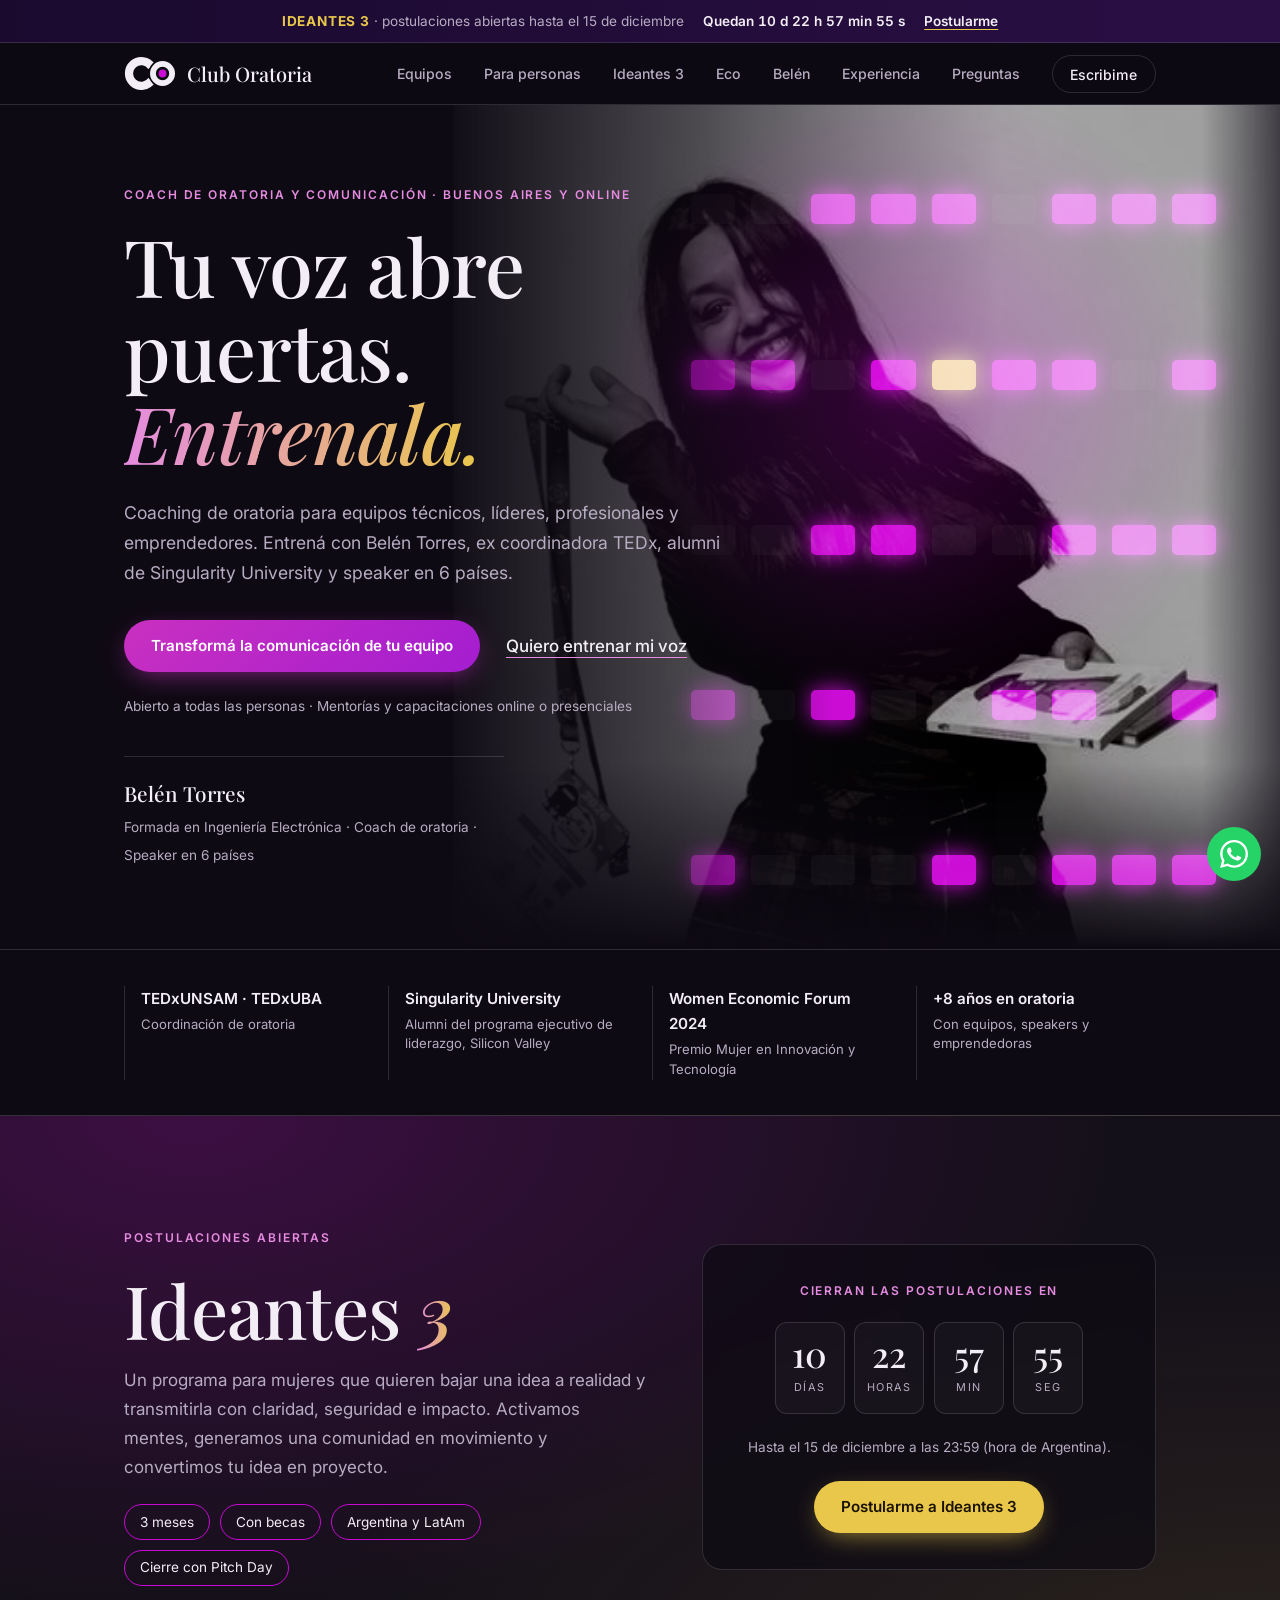
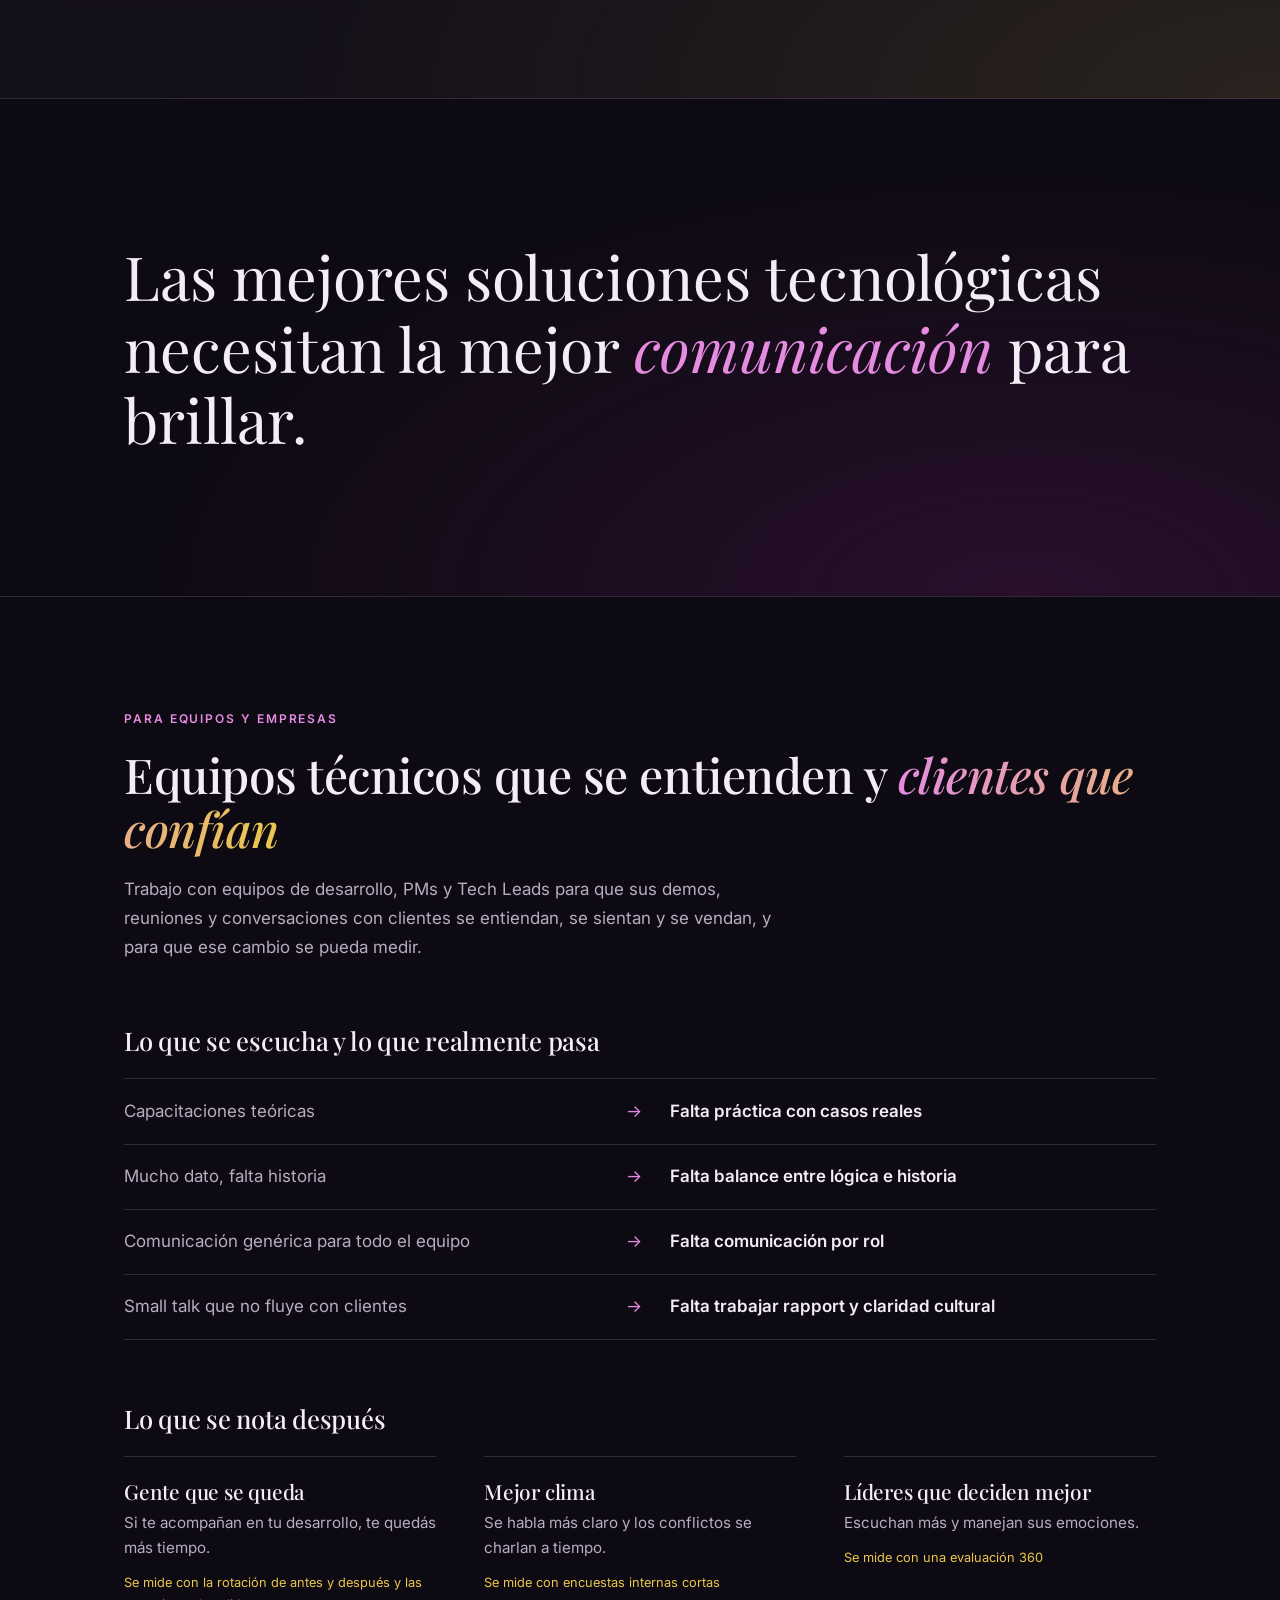
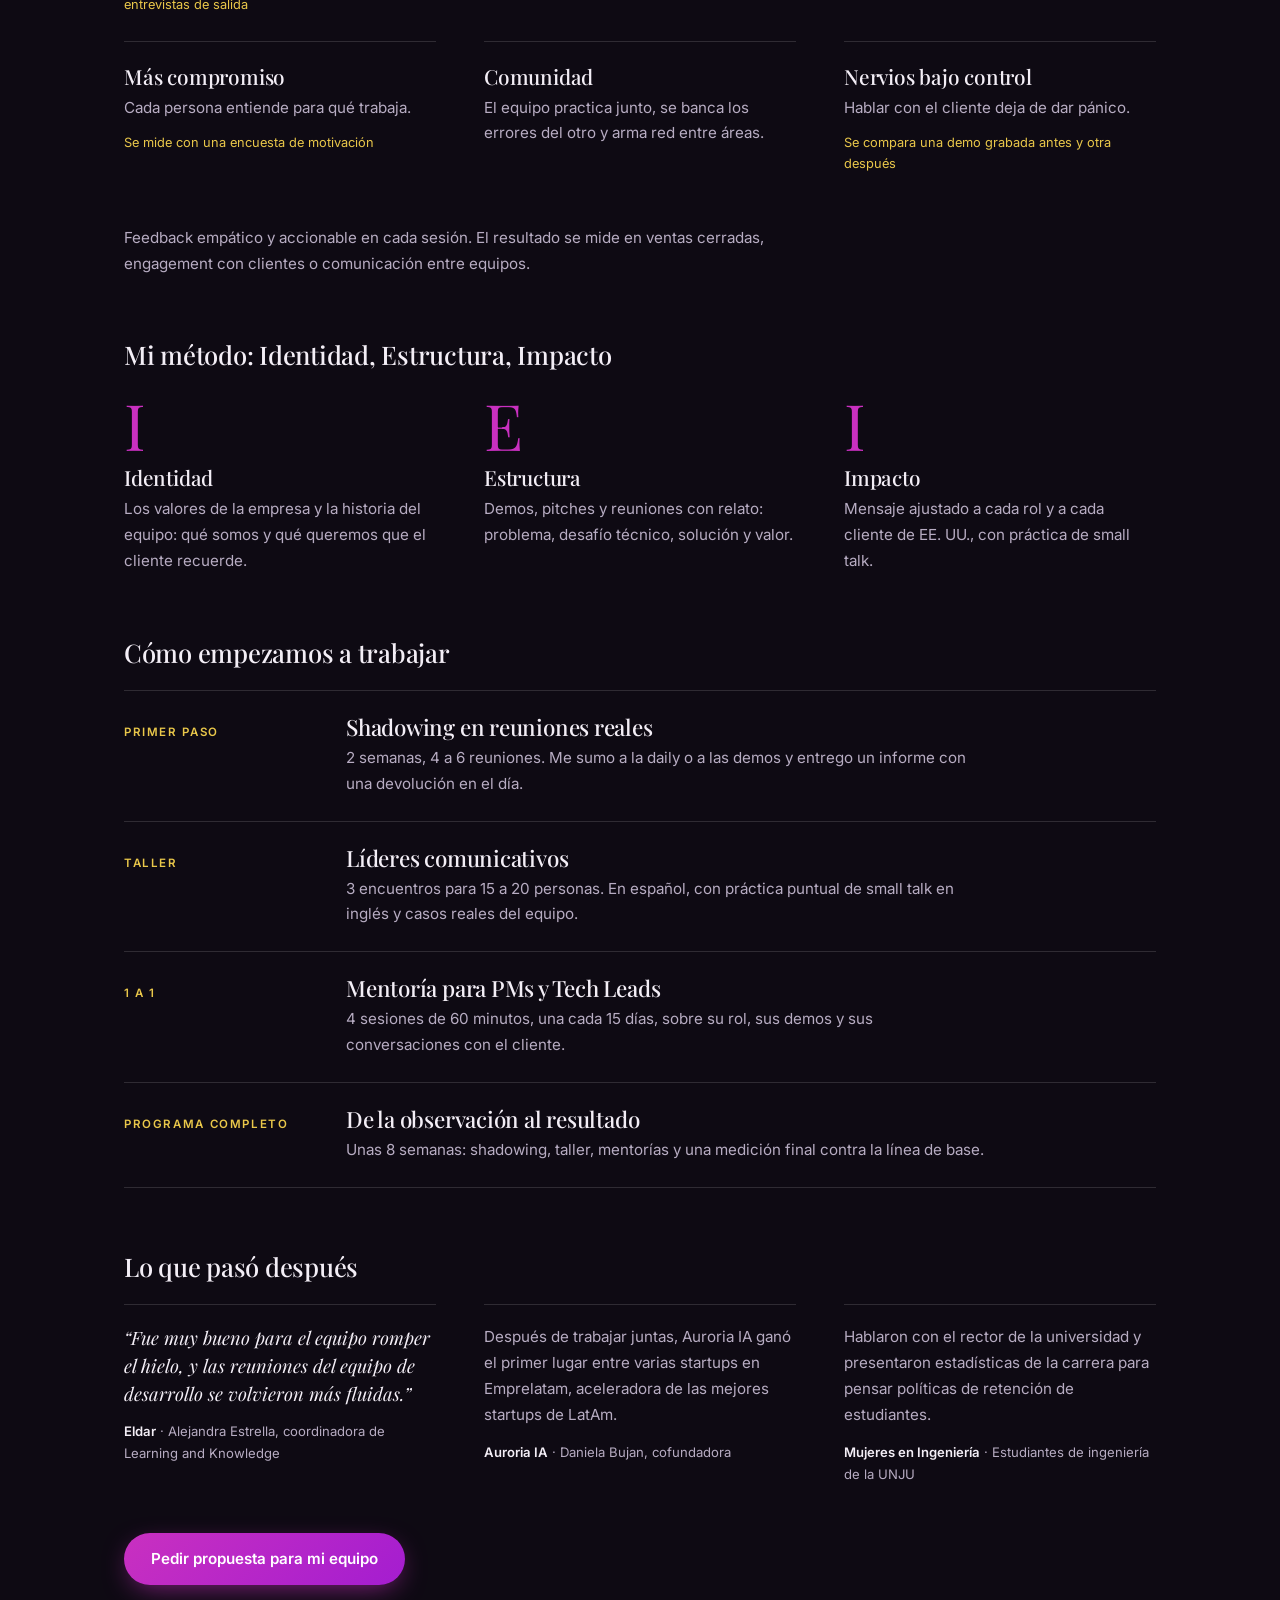
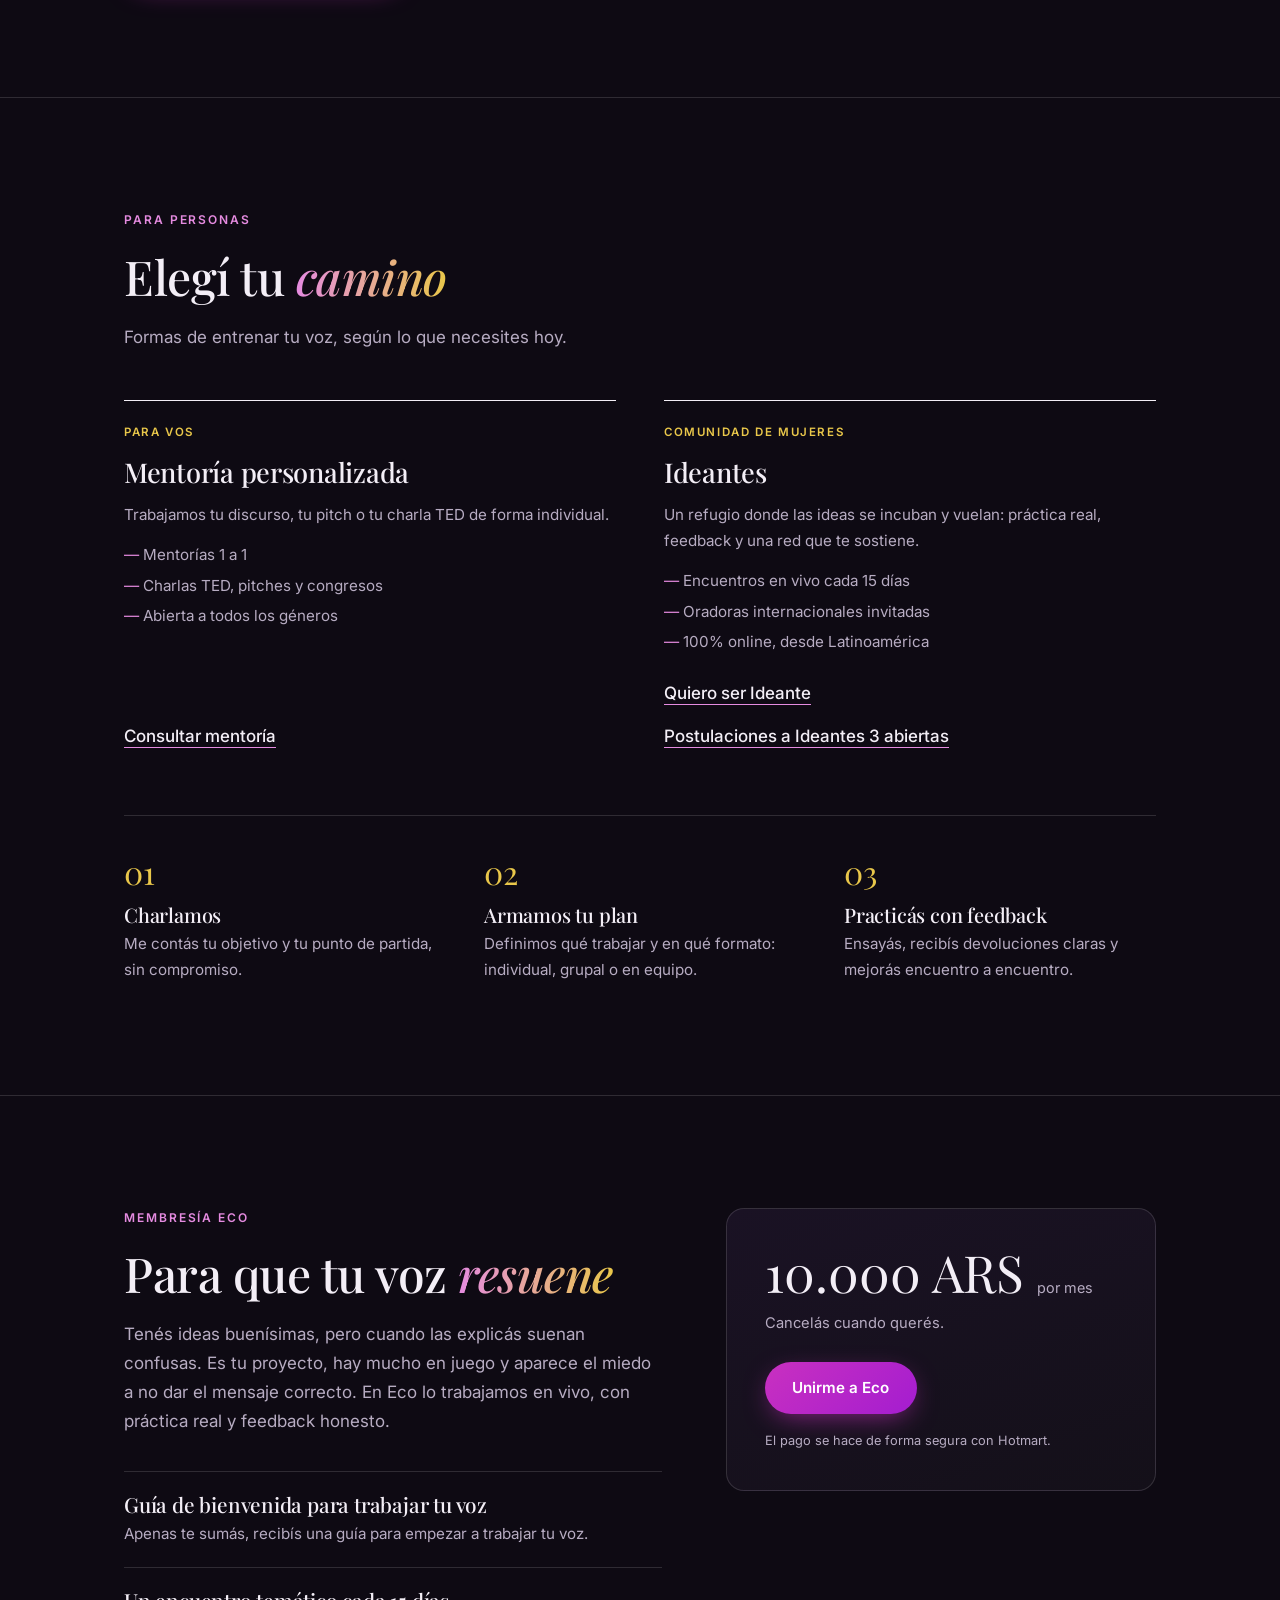
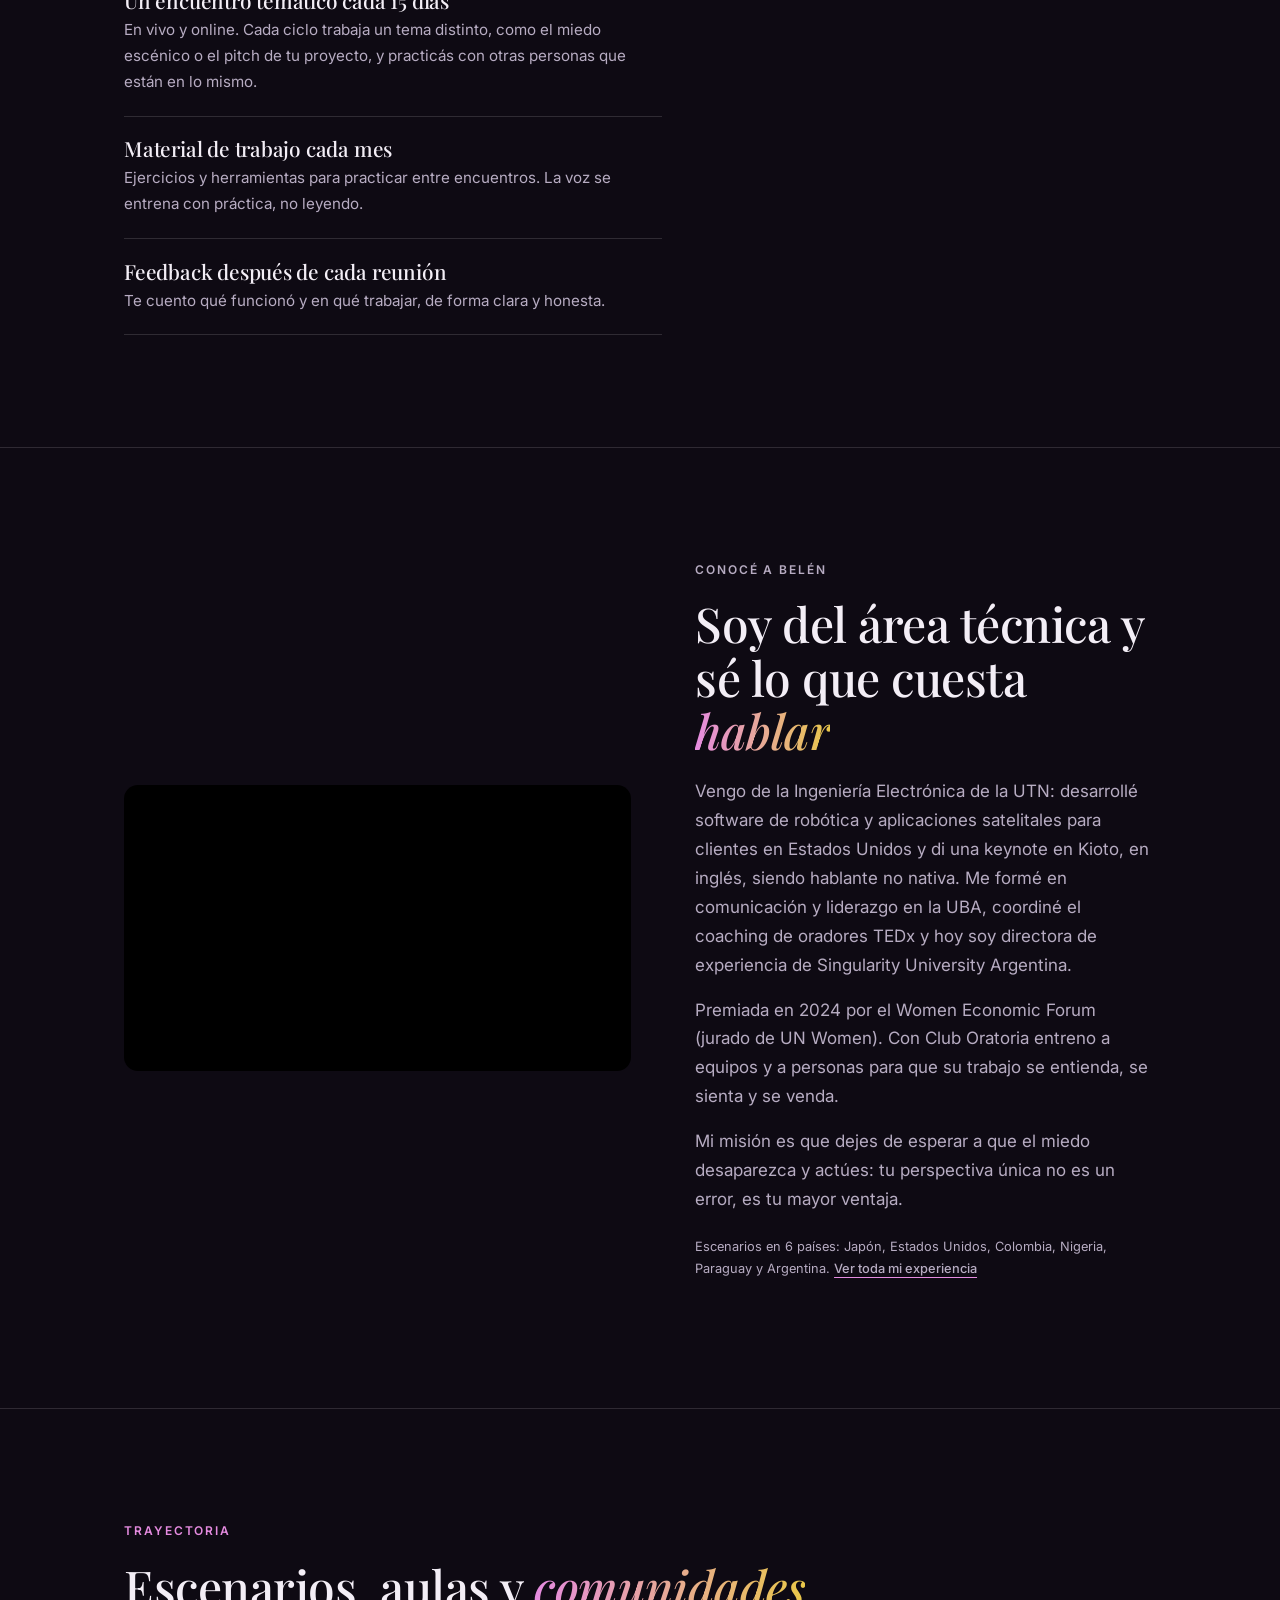
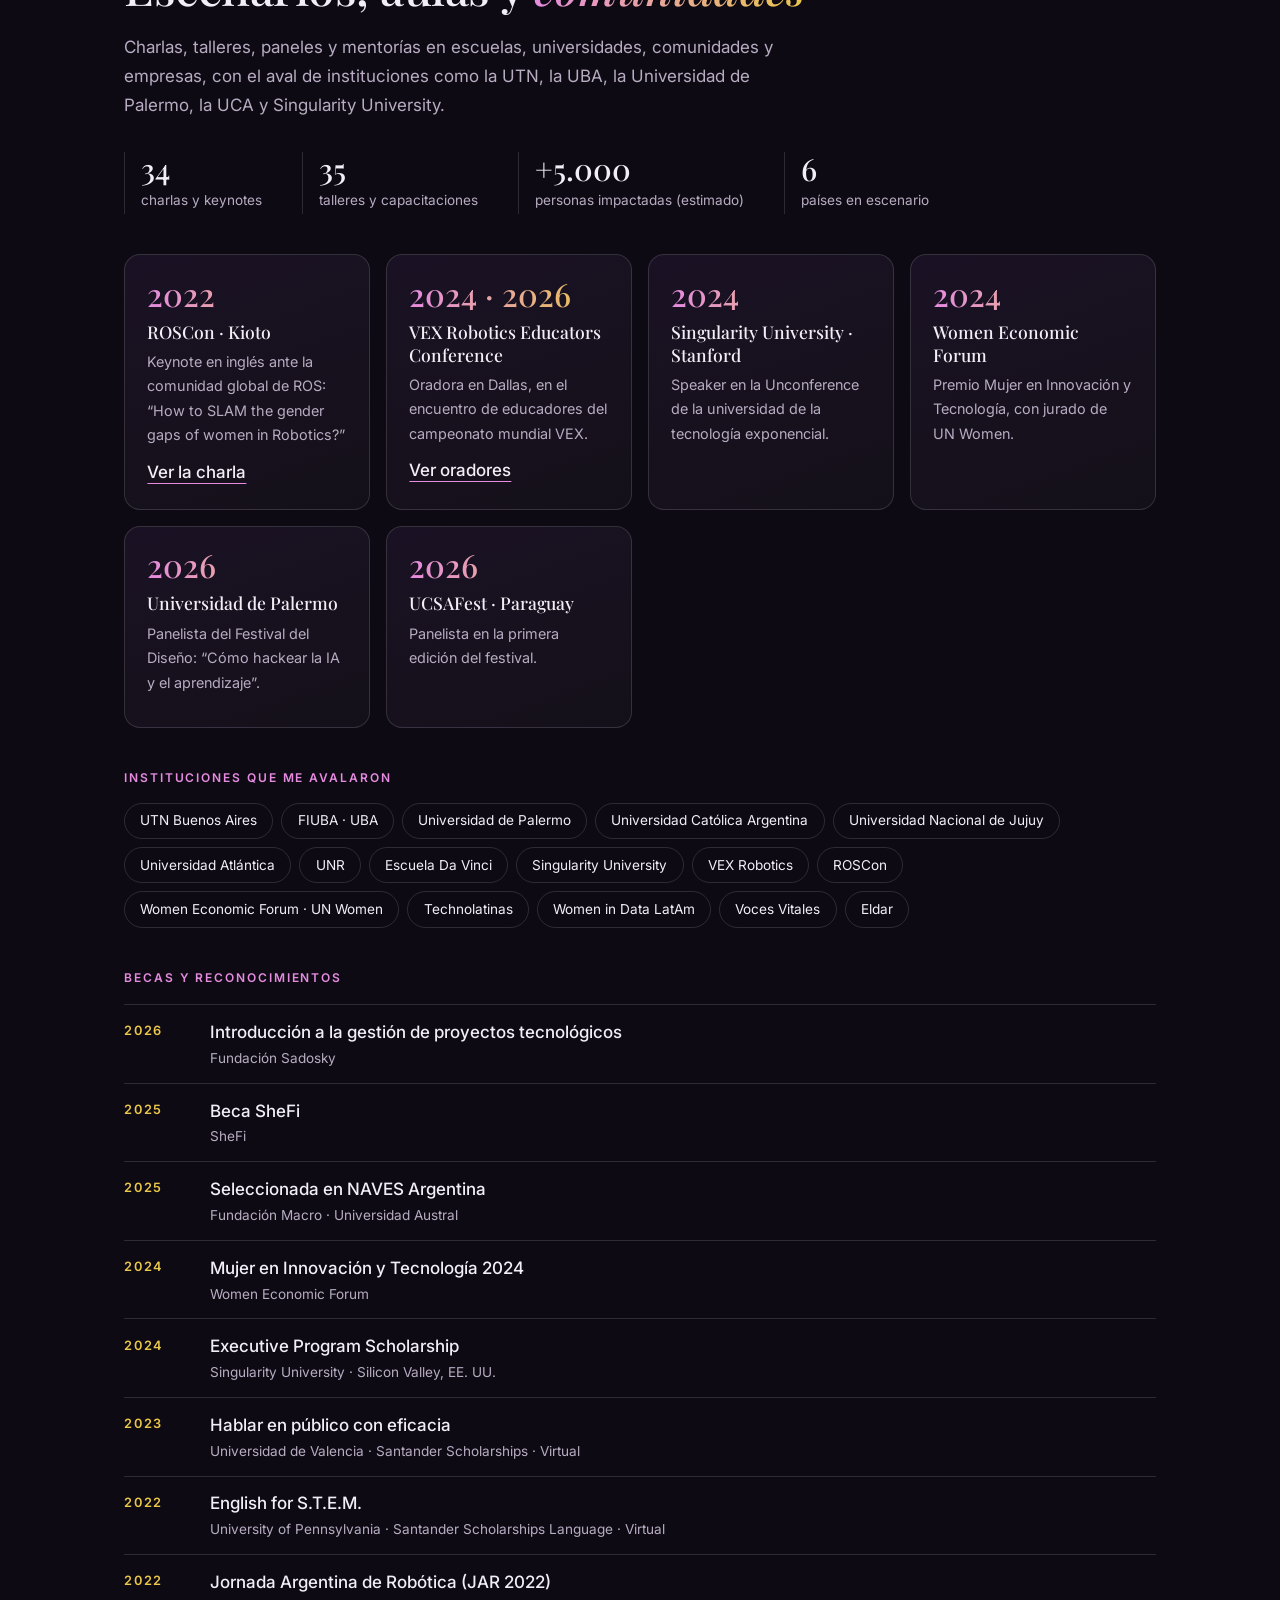
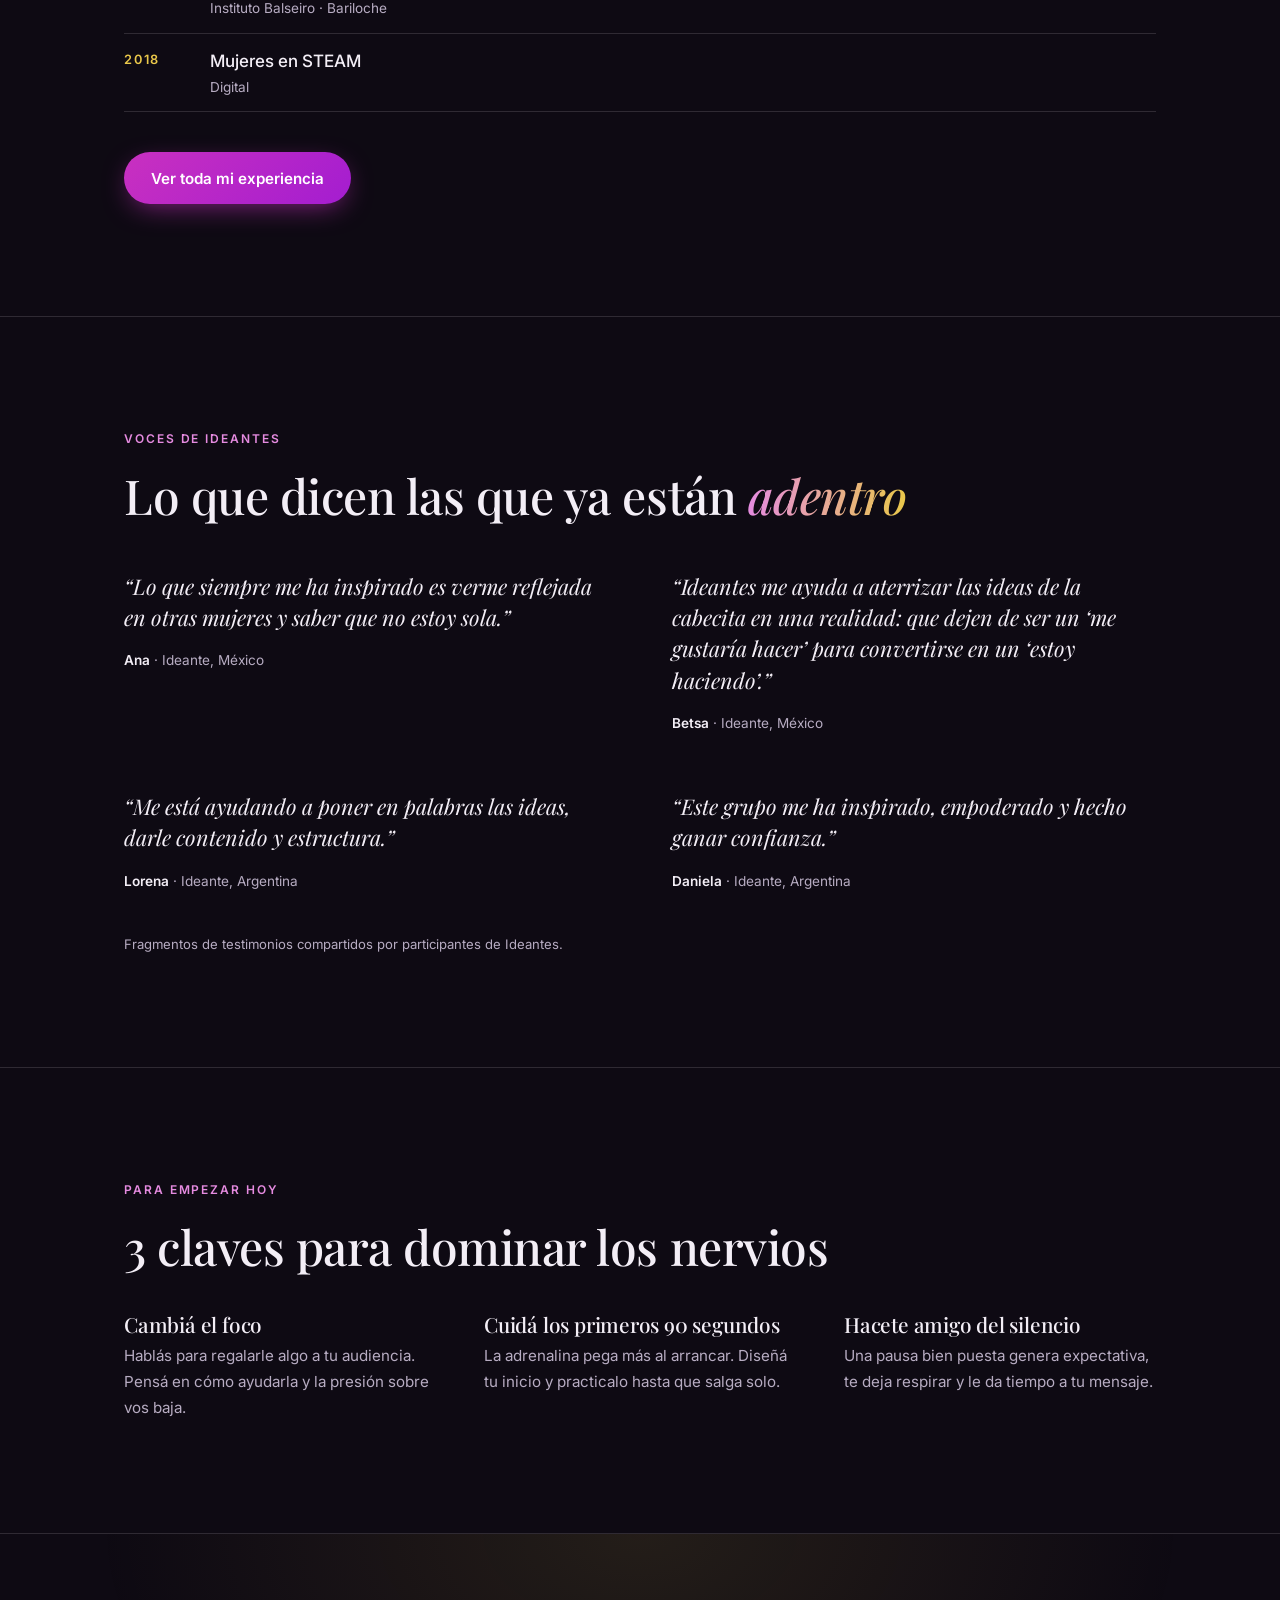
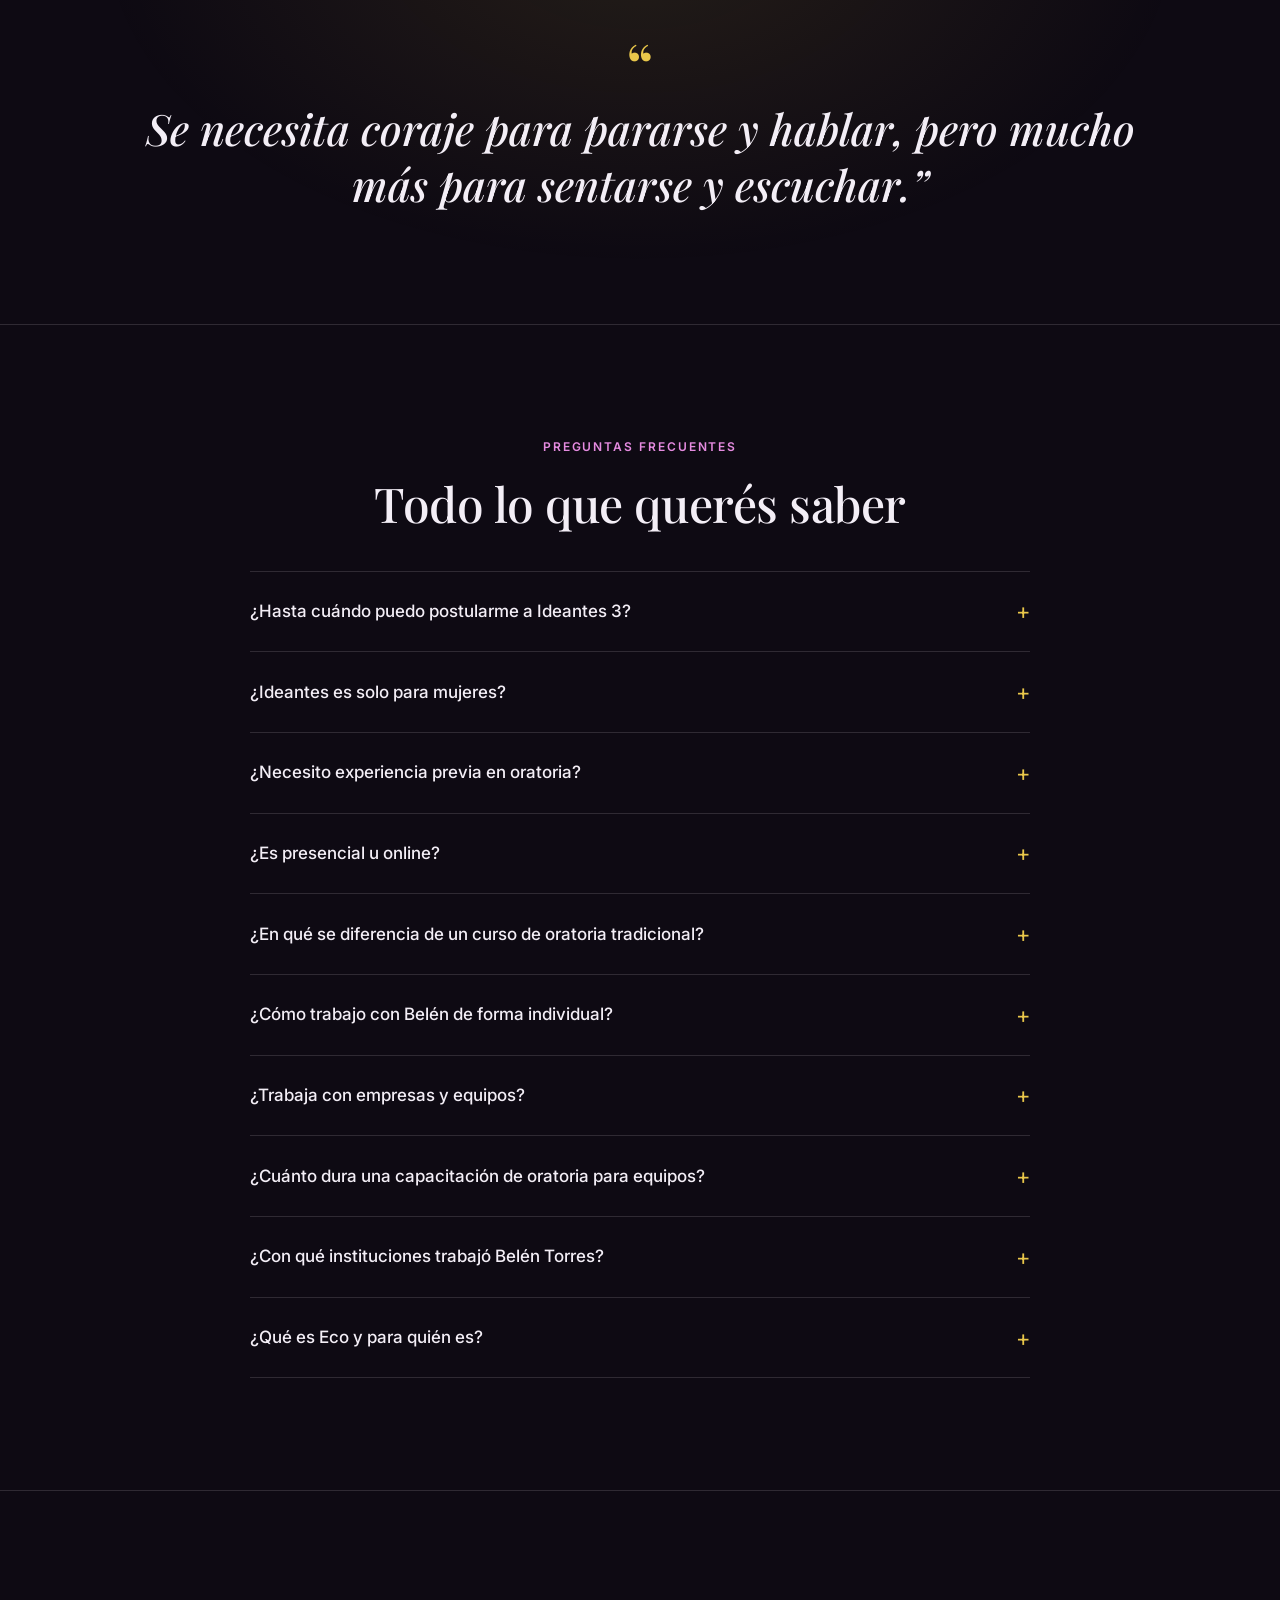
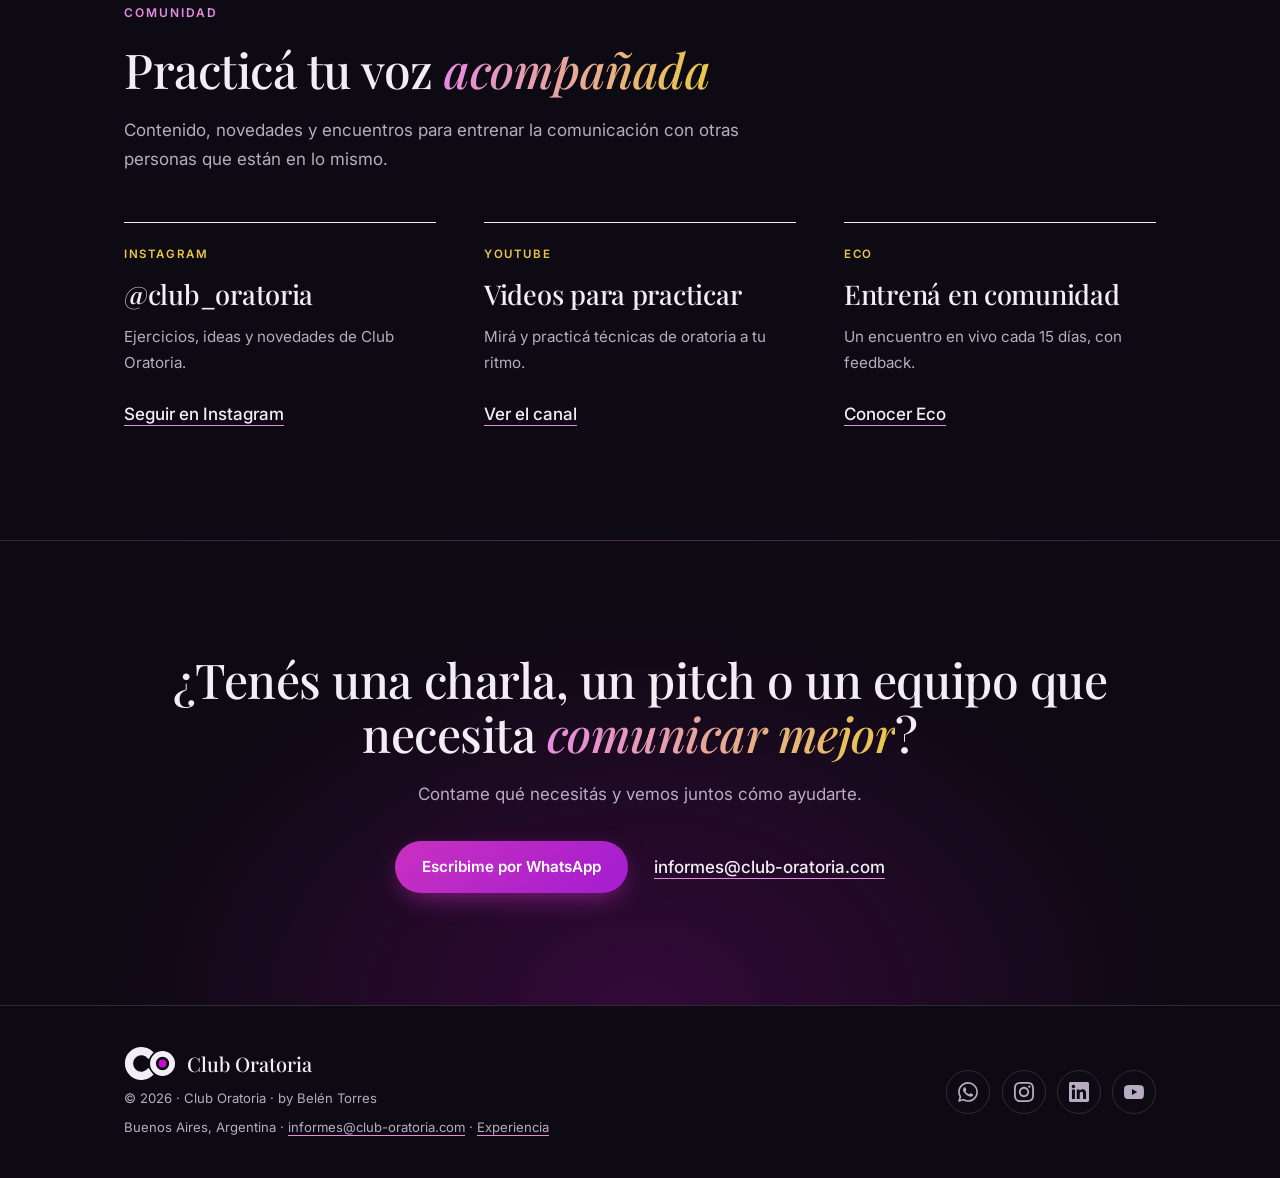
<file: index.html>
<!DOCTYPE html>
<html lang="es">
<head>
<meta charset="UTF-8">
<meta name="viewport" content="width=device-width, initial-scale=1.0">
<title>Coach de oratoria en Buenos Aires | Belén Torres – Club Oratoria</title>
<meta name="description" content="Coach de oratoria en Buenos Aires y online: mentorías 1 a 1, capacitaciones para equipos tech y membresía Eco. Con Belén Torres, ex coordinadora TEDx.">
<meta name="keywords" content="coach de oratoria, hablar en público, miedo a hablar en público, entrenadora de speakers, oratoria Argentina, Belén Torres, Club Oratoria, Ideantes, TEDx, capacitaciones oratoria empresas, comunicación efectiva">
<meta name="author" content="Belén Torres">
<meta name="robots" content="index, follow, max-image-preview:large, max-snippet:-1">
<meta name="theme-color" content="#0E0A13">
<meta property="og:title" content="Coach de oratoria en Buenos Aires | Belén Torres – Club Oratoria">
<meta property="og:description" content="Tu voz abre puertas. Entrenala con mentorías, capacitaciones para equipos e Ideantes. Postulaciones a Ideantes 3 hasta el 15 de diciembre.">
<meta property="og:type" content="website">
<meta property="og:url" content="https://www.club-oratoria.com">
<meta property="og:image" content="https://www.club-oratoria.com/preview.png"><meta property="og:image:type" content="image/png"><meta property="og:image:width" content="1200"><meta property="og:image:height" content="630"><meta property="og:image:alt" content="Club Oratoria: tu voz abre puertas. Belén Torres, coach de oratoria.">
<meta property="og:locale" content="es_AR">
<meta property="og:site_name" content="Club Oratoria">
<meta name="twitter:card" content="summary_large_image"><meta name="twitter:title" content="Coach de oratoria en Buenos Aires | Belén Torres – Club Oratoria"><meta name="twitter:description" content="Mentorías 1 a 1, capacitaciones para equipos tech, Ideantes y la membresía Eco."><meta name="twitter:image" content="https://www.club-oratoria.com/preview.png"><meta name="twitter:image:alt" content="Club Oratoria: tu voz abre puertas.">
<link rel="canonical" href="https://www.club-oratoria.com">
<!-- Ícono para Google y navegadores: subí estos archivos a la raíz del sitio -->
<link rel="icon" href="/favicon.ico" sizes="48x48">
<link rel="icon" type="image/png" href="/favicon-192x192.png" sizes="192x192">
<link rel="apple-touch-icon" href="/apple-touch-icon.png">
<script type="application/ld+json">
{"@context":"https://schema.org","@graph":[{"@type":"WebSite","@id":"https://www.club-oratoria.com/#website","url":"https://www.club-oratoria.com/","name":"Club Oratoria","alternateName":"Club Oratoria · Belén Torres","inLanguage":"es-AR","publisher":{"@id":"https://www.club-oratoria.com/#org"}},{"@type":"Person","@id":"https://www.club-oratoria.com/#belen","name":"Belén Torres","jobTitle":"Coach de Oratoria y Comunicación","description":"Coach de oratoria y comunicación, ex coordinadora de oratoria TEDx, directora de experiencia de Singularity University Argentina y conferencista en 6 países.","url":"https://www.club-oratoria.com","image":"https://www.club-oratoria.com/preview.png","knowsAbout":["oratoria","hablar en público","storytelling","comunicación para equipos técnicos","liderazgo","robótica educativa","inteligencia artificial en educación","pitch"],"alumniOf":[{"@type":"CollegeOrUniversity","name":"Universidad Tecnológica Nacional"},{"@type":"EducationalOrganization","name":"Singularity University"}],"sameAs":["https://www.linkedin.com/in/anahi-belen-torres/","https://www.instagram.com/club_oratoria/","https://www.youtube.com/@club_oratoria"],"award":["Mujer en Innovación y Tecnología 2024 · Women Economic Forum"]},{"@type":"ProfessionalService","@id":"https://www.club-oratoria.com/#org","name":"Club Oratoria","url":"https://www.club-oratoria.com","logo":"https://www.club-oratoria.com/logo-512.png","image":"https://www.club-oratoria.com/preview.png","description":"Coaching de oratoria y comunicación: mentorías 1 a 1, capacitaciones para equipos tech y la membresía Eco.","founder":{"@id":"https://www.club-oratoria.com/#belen"},"areaServed":[{"@type":"City","name":"Buenos Aires"},{"@type":"Country","name":"Argentina"}],"availableLanguage":"es","contactPoint":{"@type":"ContactPoint","email":"informes@club-oratoria.com","contactType":"customer service"},"sameAs":["https://www.instagram.com/club_oratoria/","https://www.youtube.com/@club_oratoria"],"makesOffer":{"@type":"Offer","name":"Eco, membresía mensual de oratoria y marca personal","price":"10000","priceCurrency":"ARS","url":"https://www.club-oratoria.com/#eco"}},{"@type":"FAQPage","mainEntity":[{"@type":"Question","name":"¿Ideantes es solo para mujeres?","acceptedAnswer":{"@type":"Answer","text":"Ideantes es una comunidad pensada para mujeres. Las mentorías, los talleres y las capacitaciones para equipos están abiertos a todas las personas."}},{"@type":"Question","name":"¿Necesito experiencia previa en oratoria?","acceptedAnswer":{"@type":"Answer","text":"No. Lo único que necesitás es una idea que quieras desarrollar y ganas de aprender a comunicarla con impacto."}},{"@type":"Question","name":"¿Es presencial u online?","acceptedAnswer":{"@type":"Answer","text":"Ideantes es 100% online y sincrónico, con encuentros en vivo cada 15 días. Las mentorías y capacitaciones pueden ser online o en Buenos Aires."}},{"@type":"Question","name":"¿Cómo trabajo con Belén de forma individual?","acceptedAnswer":{"@type":"Answer","text":"Escribí por WhatsApp o a informes@club-oratoria.com para consultar disponibilidad de mentorías 1 a 1 o mentoría en proyectos como charlas TED o pitches."}},{"@type":"Question","name":"¿Trabaja con empresas y equipos?","acceptedAnswer":{"@type":"Answer","text":"Sí. Dicta talleres de comunicación y oratoria para equipos y prepara a líderes para presentaciones de alto impacto."}},{"@type":"Question","name":"¿Qué es Eco y para quién es?","acceptedAnswer":{"@type":"Answer","text":"Eco es la membresía accesible de Club Oratoria: por 10.000 ARS al mes tenés una guía de bienvenida para trabajar tu voz, un encuentro temático en vivo cada 15 días, material de trabajo cada mes y feedback después de cada reunión. Cancelás cuando querés."}},{"@type":"Question","name":"¿Con qué instituciones trabajó Belén Torres?","acceptedAnswer":{"@type":"Answer","text":"Dio charlas, talleres y paneles con el aval de la UTN Buenos Aires, la FIUBA (UBA), la Universidad de Palermo, la Universidad Católica Argentina, la Universidad Nacional de Jujuy, Singularity University, VEX Robotics y ROSCon, entre otras."}},{"@type":"Question","name":"¿Hasta cuándo puedo postularme a Ideantes 3?","acceptedAnswer":{"@type":"Answer","text":"Las postulaciones a Ideantes 3 están abiertas hasta el 15 de diciembre de 2026 a las 23:59, hora de Argentina."}}]}]}
</script>
<link rel="preload" as="image" href="belen-hero.jpg" fetchpriority="high"><link rel="preconnect" href="https://fonts.googleapis.com">
<link rel="preconnect" href="https://fonts.gstatic.com" crossorigin>
<link href="https://fonts.googleapis.com/css2?family=Inter:wght@400;500;600&family=Playfair+Display:ital,wght@0,500;0,600;1,500&display=swap" rel="stylesheet">
<style>
:root{--bg:#0E0A13;--bg2:#141019;--tx:#F3EEF6;--mute:#B7ACC2;--line:rgba(243,238,246,.14);--acc:#C930C0;--accs:#E58BE0;--yel:#E9C74A;--mg:#CA09D4}
*{box-sizing:border-box;margin:0;padding:0}
html{scroll-behavior:smooth;scroll-padding-top:84px}
body{font:400 1.0625rem/1.7 Inter,system-ui,sans-serif;background:var(--bg);color:var(--tx);overflow-x:hidden;-webkit-font-smoothing:antialiased}
a{color:inherit}
:focus-visible{outline:2px solid var(--accs);outline-offset:3px}
.wrap{max-width:1080px;margin:0 auto;padding:0 1.5rem}
section{padding:clamp(4rem,9vw,7rem) 0;border-top:1px solid var(--line);position:relative}
.eyebrow{font-size:.75rem;letter-spacing:.16em;text-transform:uppercase;font-weight:600;color:var(--accs);margin-bottom:1.2rem}
h1,h2,h3{font-family:"Playfair Display",Georgia,serif;font-weight:500;line-height:1.12;letter-spacing:-.01em}
h2{font-size:clamp(2rem,3.8vw,3rem);margin-bottom:1.2rem}
h1 em,h2 em{font-style:italic;background:linear-gradient(90deg,var(--accs),var(--yel));-webkit-background-clip:text;background-clip:text;color:transparent}
.lead{color:var(--mute);max-width:40em}
.btn{display:inline-flex;align-items:center;justify-content:center;min-height:52px;padding:0 1.7rem;border-radius:999px;font-weight:600;font-size:.95rem;text-decoration:none;transition:transform .25s,box-shadow .25s,background .25s,color .25s}
.btn-main{background:linear-gradient(135deg,var(--acc),#a41dd0);color:#fff;box-shadow:0 8px 28px -8px rgba(201,48,192,.7)}
.btn-main:hover{transform:translateY(-3px);box-shadow:0 14px 34px -8px rgba(201,48,192,.95)}
.btn-y{background:var(--yel);color:#1a1205;box-shadow:0 8px 28px -10px rgba(233,199,74,.8)}
.btn-y:hover{transform:translateY(-3px)}
.link{font-weight:500;text-decoration:underline;text-decoration-color:var(--accs);text-underline-offset:.3em}
.link:hover{color:var(--accs)}
.actions{display:flex;gap:1.6rem;flex-wrap:wrap;align-items:center}
.logo{color:var(--tx);display:block}
.prog{position:fixed;top:0;left:0;height:3px;width:0;background:linear-gradient(90deg,var(--acc),var(--yel));z-index:90}
.bar{background:var(--bg2);border-bottom:1px solid var(--line);text-align:center;font-size:.85rem;color:var(--mute);padding:.6rem 1rem}
.bar a{color:var(--tx);text-decoration:underline;text-decoration-color:var(--yel);text-underline-offset:.25em}
.bar b{color:var(--yel);letter-spacing:.06em}
.i3{display:flex;gap:.3rem 1.2rem;justify-content:center;align-items:center;flex-wrap:wrap;background:linear-gradient(90deg,#1a0a2e,#2a0f45)}
.i3 .t{font-weight:600;font-variant-numeric:tabular-nums;color:var(--tx)}
.i3 a{font-weight:600}
header{position:sticky;top:0;z-index:50;background:rgba(14,10,19,.85);backdrop-filter:blur(14px);border-bottom:1px solid var(--line)}
.nav{display:flex;align-items:center;justify-content:space-between;gap:1rem;padding:.8rem 1.5rem;max-width:1080px;margin:0 auto}
.brand{display:flex;align-items:center;gap:.7rem;text-decoration:none;font-family:"Playfair Display",Georgia,serif;font-size:1.25rem;font-weight:500}
#menu{display:flex;align-items:center;gap:2rem;list-style:none}
#menu a{text-decoration:none;font-size:.88rem;font-weight:500;color:var(--mute);transition:color .2s}
#menu a:hover{color:var(--tx)}
#menu .nav-cta{color:var(--tx);border:1px solid var(--line);padding:.6rem 1.1rem;border-radius:999px;transition:border-color .2s}
#menu .nav-cta:hover{border-color:var(--accs)}
.menu-btn{display:none;background:none;border:1px solid var(--line);color:var(--tx);border-radius:8px;min-height:44px;padding:0 1rem;font:500 .88rem Inter,sans-serif}
.hero{border-top:0;position:relative;overflow:hidden;min-height:clamp(580px,88vh,780px);display:flex;align-items:center;padding:clamp(3rem,7vw,5rem) 0}
.hero::before{content:"";position:absolute;inset:0;z-index:1;background:linear-gradient(90deg,var(--bg) 0%,var(--bg) 34%,rgba(14,10,19,.6) 54%,rgba(14,10,19,0) 78%)}
.hero .wrap{display:block;position:relative;z-index:3;width:100%}
.hero-img{position:absolute;top:0;right:0;height:100%;width:min(68%,880px);object-fit:cover;object-position:center top;z-index:0;filter:brightness(.72) contrast(1.18);transform:translateX(5%);-webkit-mask-image:linear-gradient(to top,transparent 0,#000 22%),linear-gradient(to left,transparent 0,#000 14%);-webkit-mask-composite:source-in;mask-image:linear-gradient(to top,transparent 0,#000 22%),linear-gradient(to left,transparent 0,#000 14%);mask-composite:intersect}
.glow{position:absolute;inset:0;z-index:1;pointer-events:none;background:radial-gradient(520px circle at var(--mx,72%) var(--my,35%),rgba(202,9,212,.26),transparent 62%)}
.lights{position:absolute;top:0;right:0;bottom:0;width:58%;z-index:1;display:grid;grid-template-columns:repeat(9,1fr);gap:16px;padding:7% 5% 5% 12%;align-content:space-between;pointer-events:none;mix-blend-mode:screen;-webkit-mask-image:linear-gradient(to right,transparent,#000 40%);mask-image:linear-gradient(to right,transparent,#000 40%)}
.lights i{height:30px;border-radius:5px;background:rgba(255,255,255,.035);transition:background .9s,box-shadow .9s}
.lights i.on{background:var(--mg);box-shadow:0 0 22px var(--mg)}
.lights i.y{background:var(--yel);box-shadow:0 0 26px var(--yel)}
.hero-copy{max-width:600px}
.hero h1{font-size:clamp(2.8rem,6.2vw,5rem);line-height:1.05;margin-bottom:1.5rem}
.hero .lead{font-size:1.1rem;margin-bottom:2rem}
.micro{margin-top:1.4rem;font-size:.85rem;color:var(--mute)}
.sig{margin-top:2.4rem;padding-top:1.2rem;border-top:1px solid var(--line);max-width:380px}
.sig b{display:block;font-family:"Playfair Display",Georgia,serif;font-size:1.3rem;font-weight:500}
.sig span{font-size:.85rem;color:var(--mute)}
.proof{padding:2.2rem 0}
.proof ul{list-style:none;display:grid;grid-template-columns:repeat(4,1fr);gap:1.5rem}
.proof li{border-left:1px solid var(--line);padding-left:1rem}
.proof b{display:block;font-size:.95rem;font-weight:600}
.proof small{display:block;font-size:.82rem;color:var(--mute);line-height:1.5;margin-top:.2rem}
.ad{background:radial-gradient(ellipse at 15% 0,rgba(202,9,212,.22),transparent 60%),radial-gradient(ellipse at 100% 100%,rgba(233,199,74,.1),transparent 55%),var(--bg2);overflow:hidden}
.adgrid{display:grid;grid-template-columns:1.15fr 1fr;gap:3.5rem;align-items:center}
.ad h2{font-size:clamp(2.6rem,6vw,4.6rem);margin-bottom:1rem}
.pills{display:flex;gap:.6rem;flex-wrap:wrap;margin-top:1.4rem;list-style:none}
.pills li{border:1px solid var(--mg);border-radius:999px;padding:.35rem .95rem;font-size:.85rem}
.adcard{border:1px solid var(--line);background:rgba(14,10,19,.7);backdrop-filter:blur(8px);border-radius:20px;padding:2.2rem;text-align:center}
.adcard .eyebrow{margin-bottom:0}
.cd{display:flex;gap:.6rem;justify-content:center;margin:1.3rem 0 .8rem}
.cd div{min-width:70px;border:1px solid var(--line);border-radius:12px;padding:.8rem .4rem;background:rgba(255,255,255,.03)}
.cd b{display:block;font:500 2.2rem/1 "Playfair Display",Georgia,serif;font-variant-numeric:tabular-nums}
.cd small{font-size:.68rem;letter-spacing:.12em;text-transform:uppercase;color:var(--mute)}
.adcard .actions{justify-content:center;margin-top:1.4rem}
.statement{padding:clamp(5rem,11vw,9rem) 0;background:radial-gradient(ellipse at 80% 100%,rgba(201,48,192,.14),transparent 60%)}
.statement p{font-family:"Playfair Display",Georgia,serif;font-size:clamp(2rem,4.8vw,3.8rem);line-height:1.18;max-width:19em}
.statement em{font-style:italic;color:var(--accs)}
.cols3{display:grid;grid-template-columns:repeat(3,1fr);gap:3rem;margin-top:3rem}
.col{border-top:1px solid var(--tx);padding-top:1.4rem;display:flex;flex-direction:column;gap:.9rem;transition:transform .3s,border-color .3s}
.col:hover{transform:translateY(-4px);border-color:var(--accs)}
.tag{font-size:.72rem;letter-spacing:.14em;text-transform:uppercase;font-weight:600;color:var(--yel)}
.col h3{font-size:1.7rem}
.col p,.col li{color:var(--mute);font-size:.95rem}
.col ul{list-style:none;display:grid;gap:.3rem}
.col li::before{content:"\2014\00a0";color:var(--accs)}
.col .link{margin-top:auto;padding-top:.6rem;align-self:flex-start}
.col .link+.link{margin-top:0;padding-top:0}
.steps{display:grid;grid-template-columns:repeat(3,1fr);gap:3rem;margin-top:4rem;padding-top:2.5rem;border-top:1px solid var(--line)}
.steps .n{font-family:"Playfair Display",Georgia,serif;font-size:2rem;color:var(--yel);line-height:1}
.steps h3{font-size:1.25rem;margin:.6rem 0 .3rem}
.steps p{color:var(--mute);font-size:.95rem}
.eco{display:grid;grid-template-columns:1.25fr 1fr;gap:4rem;align-items:start}
.items{margin-top:2.2rem}
.it{border-top:1px solid var(--line);padding:1.3rem 0}
.it:last-child{border-bottom:1px solid var(--line)}
.it h3{font-size:1.3rem;margin-bottom:.3rem}
.it p{color:var(--mute);font-size:.95rem}
.price{border:1px solid var(--line);background:linear-gradient(160deg,#1a1224,var(--bg2));padding:2.4rem;border-radius:18px;position:sticky;top:100px}
.amt{font-family:"Playfair Display",Georgia,serif;font-size:3.2rem;line-height:1}
.amt small{font-size:.9rem;color:var(--mute);font-family:Inter,sans-serif}
.terms{color:var(--mute);font-size:.92rem;margin:.8rem 0 1.6rem}
.safe{font-size:.8rem;color:var(--mute);margin-top:1rem}
.rows{margin-top:2.5rem}
.row{display:grid;grid-template-columns:190px 1fr;gap:2rem;padding:1.5rem 0;border-top:1px solid var(--line)}
.row:last-child{border-bottom:1px solid var(--line)}
.row .tag{padding-top:.5rem}
.row h3{font-size:1.4rem;margin-bottom:.3rem}
.row p{color:var(--mute);font-size:.95rem;max-width:42em}
.sub{font-size:1.6rem;margin:4rem 0 1.5rem}
.cols{display:grid;grid-template-columns:repeat(3,1fr);gap:3rem}
.m .l{font-family:"Playfair Display",Georgia,serif;font-size:4rem;line-height:1;color:var(--acc)}
.m h3{font-size:1.3rem;margin:.4rem 0}
.m p,.rs p,.rs blockquote{color:var(--mute);font-size:.95rem}
.rs{border-top:1px solid var(--line);padding-top:1.2rem}
.rs blockquote{font-family:"Playfair Display",Georgia,serif;font-style:italic;font-size:1.15rem;line-height:1.5;color:var(--tx)}
.rs cite{display:block;font-style:normal;font-size:.82rem;color:var(--mute);margin-top:.8rem}
.rs cite b{color:var(--tx);font-weight:600}
.about{display:grid;grid-template-columns:1.1fr 1fr;gap:4rem;align-items:center}
.video{position:relative;padding-bottom:56.25%;height:0;border-radius:14px;overflow:hidden;background:#000}
.video iframe{position:absolute;inset:0;width:100%;height:100%;border:0}
.about p{color:var(--mute);margin-bottom:1rem}
.about .cap{margin-top:1.4rem}
.cap{font-size:.8rem;color:var(--mute)}
.quotes{display:grid;grid-template-columns:repeat(2,1fr);gap:3.5rem 4rem;margin-top:3rem}
.quotes blockquote{font-family:"Playfair Display",Georgia,serif;font-style:italic;font-size:1.35rem;line-height:1.45}
.quotes cite{display:block;font-style:normal;font-size:.85rem;color:var(--mute);margin-top:1rem}
.quotes cite b{color:var(--tx);font-weight:600}
.note{font-size:.82rem;color:var(--mute);margin-top:2.5rem}
.claves h3{font-size:1.3rem;margin-bottom:.4rem}
.claves p{color:var(--mute);font-size:.95rem}
.faq{max-width:780px;margin:2.5rem auto 0}
details{border-bottom:1px solid var(--line)}
details:first-child{border-top:1px solid var(--line)}
summary{list-style:none;cursor:pointer;display:flex;justify-content:space-between;gap:1rem;align-items:center;padding:1.3rem 0;font-weight:500}
summary::-webkit-details-marker{display:none}
summary::after{content:"+";color:var(--yel);font-size:1.4rem;font-weight:400;transition:transform .2s}
details[open] summary::after{transform:rotate(45deg)}
details p{color:var(--mute);font-size:.96rem;padding-bottom:1.3rem}
details a{color:var(--tx);text-decoration:underline;text-decoration-color:var(--accs)}
.center{text-align:center}.center .lead{margin:0 auto}
.final{background:radial-gradient(ellipse at 50% 100%,rgba(202,9,212,.2),transparent 60%)}
.final .actions{justify-content:center;margin-top:2rem}
footer{border-top:1px solid var(--line);padding:2.5rem 0}
footer .wrap{display:flex;justify-content:space-between;align-items:center;flex-wrap:wrap;gap:1.5rem}
footer small{color:var(--mute);font-size:.82rem;display:block;margin-top:.4rem}
footer small a{color:var(--mute);text-decoration:underline;text-decoration-color:var(--accs);text-underline-offset:.2em}
footer small a:hover{color:var(--tx)}
.social{display:flex;gap:.7rem;flex-wrap:wrap}
.social a{width:44px;height:44px;display:inline-flex;align-items:center;justify-content:center;border:1px solid var(--line);border-radius:50%;color:var(--mute);transition:color .2s,border-color .2s,transform .2s}
.social a:hover{color:var(--tx);border-color:var(--accs);transform:translateY(-2px)}
.social svg{width:20px;height:20px;fill:currentColor}
.wa{position:fixed;right:1.2rem;bottom:1.2rem;z-index:60;width:54px;height:54px;border-radius:50%;background:#25D366;display:flex;align-items:center;justify-content:center;animation:pulse 2.6s infinite}
@keyframes pulse{0%{box-shadow:0 0 0 0 rgba(37,211,102,.55)}70%{box-shadow:0 0 0 16px rgba(37,211,102,0)}100%{box-shadow:0 0 0 0 rgba(37,211,102,0)}}
.cols2{grid-template-columns:repeat(2,1fr)}
.pr{display:grid;grid-template-columns:1fr 28px 1fr;gap:1rem;align-items:center;padding:1.1rem 0;border-top:1px solid var(--line)}
.pr:last-child{border-bottom:1px solid var(--line)}
.pr span{color:var(--mute)}
.pr i{font-style:normal;color:var(--accs)}
.pr b{font-weight:600}
.outs{display:grid;grid-template-columns:repeat(3,1fr);gap:0 3rem}
.out{border-top:1px solid var(--line);padding:1.4rem 0 1.6rem}
.out h3{font-size:1.3rem;margin-bottom:.4rem}
.out p{color:var(--mute);font-size:.95rem}
.how{display:block;margin-top:.7rem;font-size:.8rem;color:var(--yel)}
.fine{margin-top:1.5rem;color:var(--mute);font-size:.95rem;max-width:44em}
.quote{text-align:center;background:radial-gradient(ellipse at 50% 0,rgba(233,199,74,.1),transparent 60%)}
.quote blockquote{font-family:"Playfair Display",Georgia,serif;font-style:italic;font-weight:500;font-size:clamp(1.7rem,3.6vw,2.7rem);line-height:1.3;max-width:24em;margin:0 auto}
.quote blockquote::before{content:"\201C";display:block;font-style:normal;font-size:4rem;line-height:.6;color:var(--yel);margin-bottom:1rem}
[hidden]{display:none!important}
.promo-tag{display:inline-block;font-size:.72rem;letter-spacing:.14em;text-transform:uppercase;font-weight:600;color:var(--bg);background:var(--yel);padding:.3rem .65rem;border-radius:6px;margin-bottom:1rem}
.amt s{font-size:1.7rem;color:var(--mute);margin-right:.5rem;text-decoration-color:var(--accs)}
.amt .u{font-family:Inter,sans-serif;font-size:.9rem;color:var(--mute)}
.code{display:flex;align-items:center;justify-content:space-between;gap:1rem;width:100%;margin:1.1rem 0 .3rem;padding:.75rem 1rem;border:1px dashed var(--yel);background:transparent;color:var(--tx);font:600 1rem Inter,sans-serif;letter-spacing:.14em;cursor:pointer;border-radius:8px}
.code em{font-style:normal;font-size:.8rem;letter-spacing:0;color:var(--yel);font-weight:500}
.code:hover{background:rgba(233,199,74,.08)}
.count{font-size:.85rem;color:var(--yel);margin:.6rem 0 0}
.cta-inline{display:none;margin:1.4rem 0 0}
.rv{opacity:0;transform:translateY(26px);transition:opacity .8s,transform .8s}
.rv.in{opacity:1;transform:none}
.burst{position:fixed;width:12px;height:12px;margin:-6px 0 0 -6px;border-radius:50%;background:var(--mg);box-shadow:0 0 24px 6px var(--mg);pointer-events:none;z-index:100;animation:burst .8s ease-out forwards}
@keyframes burst{to{transform:scale(9);opacity:0}}
@media(max-width:860px){
 .cta-inline{display:block}
 .hero{display:block;min-height:0;padding:0 0 3rem}
 .hero::before{display:none}
 .hero-img{position:relative;width:100%;height:440px;display:block;transform:none;-webkit-mask-image:linear-gradient(to top,transparent 0,#000 40%);mask-image:linear-gradient(to top,transparent 0,#000 40%)}
 .lights{width:100%;height:440px;bottom:auto;grid-template-columns:repeat(6,1fr);padding:8% 6%}
 .hero .wrap{margin-top:-90px}
 section{padding:3.5rem 0}
 .about,.eco,.adgrid{grid-template-columns:1fr;gap:2.5rem}
 .proof ul{grid-template-columns:1fr 1fr}
 .cols3,.steps,.cols,.quotes{grid-template-columns:1fr;gap:2.2rem}
 .row{grid-template-columns:1fr;gap:.3rem}
 .pr{grid-template-columns:1fr;gap:.2rem}.pr i{display:none}
 .outs{grid-template-columns:1fr}
 .price{position:static;padding:1.8rem}
 .cd div{flex:1;min-width:0}
 .menu-btn{display:inline-flex;align-items:center}
 #menu{display:none;position:absolute;top:100%;left:0;right:0;flex-direction:column;align-items:stretch;gap:0;background:var(--bg);border-bottom:1px solid var(--line);padding:.5rem 1.5rem 1rem}
 #menu.open{display:flex}
 #menu a{display:block;padding:.9rem 0}
 #menu .nav-cta{margin-top:.6rem;text-align:center}
 footer .wrap{flex-direction:column;text-align:center}
}
@media(prefers-reduced-motion:reduce){html{scroll-behavior:auto}.btn,summary::after,.col,.lights i{transition:none}.rv{opacity:1;transform:none;transition:none}.wa{animation:none}.burst{display:none}}
.exp-stats{list-style:none;display:flex;flex-wrap:wrap;gap:1rem 2.5rem;margin:2rem 0 0}.exp-stats li{border-left:1px solid var(--line);padding-left:1rem}.exp-stats b{display:block;font:500 1.9rem/1.1 "Playfair Display",Georgia,serif}.exp-stats span{font-size:.85rem;color:var(--mute)}.exp-hit{display:grid;grid-template-columns:repeat(auto-fit,minmax(230px,1fr));gap:1rem;margin-top:2.5rem}.exp-h{border:1px solid var(--line);border-radius:16px;padding:1.4rem;background:linear-gradient(160deg,#1a1224,var(--bg2));transition:border-color .25s,transform .25s}.exp-h:hover{border-color:var(--accs);transform:translateY(-3px)}.exp-hy{display:block;font:500 2rem/1 "Playfair Display",Georgia,serif;background:linear-gradient(90deg,var(--accs),var(--yel));-webkit-background-clip:text;background-clip:text;color:transparent;margin-bottom:.7rem}.exp-h h4{font:500 1.1rem/1.3 "Playfair Display",Georgia,serif;margin-bottom:.4rem}.exp-h p{color:var(--mute);font-size:.9rem;margin-bottom:.6rem}.exp-instt{margin:2.5rem 0 0;font-size:.75rem;letter-spacing:.16em;text-transform:uppercase;font-weight:600;color:var(--accs)}.exp-inst{display:flex;flex-wrap:wrap;gap:.5rem;list-style:none;margin-top:.9rem}.exp-inst li{border:1px solid var(--line);border-radius:999px;padding:.35rem .95rem;font-size:.85rem}.exp-h{transition:none}.exp-bl{list-style:none;margin-top:1rem}.exp-bl li{display:grid;grid-template-columns:70px 1fr;gap:1rem;padding:.8rem 0;border-top:1px solid var(--line)}.exp-bl li:last-child{border-bottom:1px solid var(--line)}.exp-bl b{font-weight:500}.exp-bl small{display:block;color:var(--mute);font-size:.85rem}.exp-bl .y{color:var(--yel);font-size:.8rem;letter-spacing:.14em;font-weight:600;padding-top:.15rem}@media(prefers-reduced-motion:reduce){.exp-h{transition:none}}
</style>
</head>
<body>
<div class="prog" id="prog"></div>
<svg width="0" height="0" style="position:absolute" aria-hidden="true"><defs><symbol id="co" viewBox="250 510 1460 980"><mask id="cm" maskUnits="userSpaceOnUse" x="250" y="510" width="1460" height="980"><rect x="250" y="510" width="1460" height="980" fill="#fff"/><circle cx="1332" cy="1000" r="395" fill="#000"/></mask><path mask="url(#cm)" d="M1028 811A347 347 0 1 0 1028 1189" fill="none" stroke="currentColor" stroke-width="230"/><circle cx="1332" cy="1000" r="269" fill="none" stroke="currentColor" stroke-width="164"/><circle cx="1332" cy="1000" r="110" fill="#C90BD4"/></symbol></defs></svg>

<div class="bar i3" id="i3bar"><span><b>IDEANTES 3</b> · postulaciones abiertas hasta el 15 de diciembre</span><span class="t" id="i3t" role="timer" aria-label="Tiempo restante para postularte a Ideantes 3"></span><a href="https://docs.google.com/forms/d/e/1FAIpQLSddJmN936LypiBU8iSmVEiPBogPGpHAlKRUkTJUldNou6orrw/viewform?usp=sharing&amp;ouid=108334673379159714335" target="_blank" rel="noopener noreferrer">Postularme</a></div>

<div class="bar" data-promo>Black Friday · 15% OFF en Eco con el código <b>CLUB15</b> · hasta el 30 de noviembre · <a href="#eco">Quiero mi descuento</a></div>

<header>
<nav class="nav" aria-label="Navegación principal">
<a class="brand" href="#" aria-label="Club Oratoria, inicio"><svg class="logo" width="52" height="35" role="img" aria-label="Logo de Club Oratoria"><use href="#co"/></svg>Club Oratoria</a>
<button class="menu-btn" aria-expanded="false" aria-controls="menu">Menú</button>
<ul id="menu">
<li><a href="#equipos">Equipos</a></li>
<li><a href="#caminos">Para personas</a></li>
<li><a href="#ideantes">Ideantes 3</a></li>
<li><a href="#eco">Eco</a></li>
<li><a href="#belen">Belén</a></li>
<li><a href="#experiencia">Experiencia</a></li>
<li><a href="#faq">Preguntas</a></li>
<li><a class="nav-cta" href="https://wa.me/541126789589?text=Hola%20Bel%C3%A9n%2C%20vengo%20de%20tu%20web%20y%20quiero%20consultar." target="_blank" rel="noopener noreferrer">Escribime</a></li>
</ul>
</nav>
</header>

<main>
<section class="hero" aria-label="Inicio">
<div class="glow" id="glow"></div>
<div class="lights" id="lights" aria-hidden="true"></div>
<!-- Cambiá src por la ruta de tu foto en el repo (antes estaba incrustada en base64) -->
<img class="hero-img" src="belen-hero.jpg" alt="Belén Torres, coach de oratoria y speaker internacional" width="1200" height="1200" fetchpriority="high">
<div class="wrap">
<div class="hero-copy">
<p class="eyebrow">Coach de oratoria y comunicación · Buenos Aires y online</p>
<h1>Tu voz abre puertas. <em>Entrenala.</em></h1>
<p class="lead">Coaching de oratoria para equipos técnicos, líderes, profesionales y emprendedores. Entrená con Belén Torres, ex coordinadora TEDx, alumni de Singularity University y speaker en 6 países.</p>
<div class="actions">
<a class="btn btn-main" href="#equipos">Transformá la comunicación de tu equipo</a>
<a class="link" href="#caminos">Quiero entrenar mi voz</a>
</div>
<p class="micro">Abierto a todas las personas · Mentorías y capacitaciones online o presenciales</p>
<div class="sig"><b>Belén Torres</b><span>Formada en Ingeniería Electrónica · Coach de oratoria · Speaker en 6 países</span></div>
</div>
</div>
</section>

<section class="proof" aria-label="Trayectoria">
<div class="wrap">
<ul>
<li class="rv"><b>TEDxUNSAM · TEDxUBA</b><small>Coordinación de oratoria</small></li>
<li class="rv"><b>Singularity University</b><small>Alumni del programa ejecutivo de liderazgo, Silicon Valley</small></li>
<li class="rv"><b>Women Economic Forum 2024</b><small>Premio Mujer en Innovación y Tecnología</small></li>
<li class="rv"><b>+8 años en oratoria</b><small>Con equipos, speakers y emprendedoras</small></li>
</ul>
</div>
</section>

<section id="ideantes" class="ad" aria-labelledby="t-ad">
<div class="wrap adgrid">
<div class="rv">
<p class="eyebrow">Postulaciones abiertas</p>
<h2 id="t-ad">Ideantes <em>3</em></h2>
<p class="lead">Un programa para mujeres que quieren bajar una idea a realidad y transmitirla con claridad, seguridad e impacto. Activamos mentes, generamos una comunidad en movimiento y convertimos tu idea en proyecto.</p>
<ul class="pills"><li>3 meses</li><li>Con becas</li><li>Argentina y LatAm</li><li>Cierre con Pitch Day</li></ul>
</div>
<div class="adcard rv">
<p class="eyebrow">Cierran las postulaciones en</p>
<div class="cd" id="cd" role="presentation">
<div><b id="cd-d">--</b><small>días</small></div>
<div><b id="cd-h">--</b><small>horas</small></div>
<div><b id="cd-m">--</b><small>min</small></div>
<div><b id="cd-s">--</b><small>seg</small></div>
</div>
<p class="micro" id="i3note">Hasta el 15 de diciembre a las 23:59 (hora de Argentina).</p>
<div class="actions"><a class="btn btn-y" id="i3cta" href="https://docs.google.com/forms/d/e/1FAIpQLSddJmN936LypiBU8iSmVEiPBogPGpHAlKRUkTJUldNou6orrw/viewform?usp=sharing&amp;ouid=108334673379159714335" target="_blank" rel="noopener noreferrer">Postularme a Ideantes 3</a></div>
</div>
</div>
</section>

<section class="statement" aria-label="Propuesta">
<div class="wrap">
<p class="rv">Las mejores soluciones tecnológicas necesitan la mejor <em>comunicación</em> para brillar.</p>
</div>
</section>

<section id="equipos" aria-labelledby="t-equipos">
<div class="wrap">
<p class="eyebrow">Para equipos y empresas</p>
<h2 id="t-equipos">Equipos técnicos que se entienden y <em>clientes que confían</em></h2>
<p class="lead">Trabajo con equipos de desarrollo, PMs y Tech Leads para que sus demos, reuniones y conversaciones con clientes se entiendan, se sientan y se vendan, y para que ese cambio se pueda medir.</p>
<h3 class="sub">Lo que se escucha y lo que realmente pasa</h3>
<div class="pain">
<div class="pr rv"><span>Capacitaciones teóricas</span><i>→</i><b>Falta práctica con casos reales</b></div>
<div class="pr rv"><span>Mucho dato, falta historia</span><i>→</i><b>Falta balance entre lógica e historia</b></div>
<div class="pr rv"><span>Comunicación genérica para todo el equipo</span><i>→</i><b>Falta comunicación por rol</b></div>
<div class="pr rv"><span>Small talk que no fluye con clientes</span><i>→</i><b>Falta trabajar rapport y claridad cultural</b></div>
</div>
<h3 class="sub">Lo que se nota después</h3>
<div class="outs">
<div class="out rv"><h3>Gente que se queda</h3><p>Si te acompañan en tu desarrollo, te quedás más tiempo.</p><span class="how">Se mide con la rotación de antes y después y las entrevistas de salida</span></div>
<div class="out rv"><h3>Mejor clima</h3><p>Se habla más claro y los conflictos se charlan a tiempo.</p><span class="how">Se mide con encuestas internas cortas</span></div>
<div class="out rv"><h3>Líderes que deciden mejor</h3><p>Escuchan más y manejan sus emociones.</p><span class="how">Se mide con una evaluación 360</span></div>
<div class="out rv"><h3>Más compromiso</h3><p>Cada persona entiende para qué trabaja.</p><span class="how">Se mide con una encuesta de motivación</span></div>
<div class="out rv"><h3>Comunidad</h3><p>El equipo practica junto, se banca los errores del otro y arma red entre áreas.</p></div>
<div class="out rv"><h3>Nervios bajo control</h3><p>Hablar con el cliente deja de dar pánico.</p><span class="how">Se compara una demo grabada antes y otra después</span></div>
</div>
<p class="fine">Feedback empático y accionable en cada sesión. El resultado se mide en ventas cerradas, engagement con clientes o comunicación entre equipos.</p>
<h3 class="sub">Mi método: Identidad, Estructura, Impacto</h3>
<div class="cols">
<div class="m rv"><span class="l">I</span><h3>Identidad</h3><p>Los valores de la empresa y la historia del equipo: qué somos y qué queremos que el cliente recuerde.</p></div>
<div class="m rv"><span class="l">E</span><h3>Estructura</h3><p>Demos, pitches y reuniones con relato: problema, desafío técnico, solución y valor.</p></div>
<div class="m rv"><span class="l">I</span><h3>Impacto</h3><p>Mensaje ajustado a cada rol y a cada cliente de EE. UU., con práctica de small talk.</p></div>
</div>
<h3 class="sub">Cómo empezamos a trabajar</h3>
<div class="rows" style="margin-top:0">
<div class="row rv"><span class="tag">Primer paso</span><div><h3>Shadowing en reuniones reales</h3><p>2 semanas, 4 a 6 reuniones. Me sumo a la daily o a las demos y entrego un informe con una devolución en el día.</p></div></div>
<div class="row rv"><span class="tag">Taller</span><div><h3>Líderes comunicativos</h3><p>3 encuentros para 15 a 20 personas. En español, con práctica puntual de small talk en inglés y casos reales del equipo.</p></div></div>
<div class="row rv"><span class="tag">1 a 1</span><div><h3>Mentoría para PMs y Tech Leads</h3><p>4 sesiones de 60 minutos, una cada 15 días, sobre su rol, sus demos y sus conversaciones con el cliente.</p></div></div>
<div class="row rv"><span class="tag">Programa completo</span><div><h3>De la observación al resultado</h3><p>Unas 8 semanas: shadowing, taller, mentorías y una medición final contra la línea de base.</p></div></div>
</div>
<h3 class="sub">Lo que pasó después</h3>
<div class="cols">
<figure class="rs rv"><blockquote>“Fue muy bueno para el equipo romper el hielo, y las reuniones del equipo de desarrollo se volvieron más fluidas.”</blockquote><figcaption><cite><b>Eldar</b> · Alejandra Estrella, coordinadora de Learning and Knowledge</cite></figcaption></figure>
<figure class="rs rv"><p>Después de trabajar juntas, Auroria IA ganó el primer lugar entre varias startups en Emprelatam, aceleradora de las mejores startups de LatAm.</p><figcaption><cite><b>Auroria IA</b> · Daniela Bujan, cofundadora</cite></figcaption></figure>
<figure class="rs rv"><p>Hablaron con el rector de la universidad y presentaron estadísticas de la carrera para pensar políticas de retención de estudiantes.</p><figcaption><cite><b>Mujeres en Ingeniería</b> · Estudiantes de ingeniería de la UNJU</cite></figcaption></figure>
</div>
<div class="actions" style="margin-top:3rem">
<a class="btn btn-main" href="https://wa.me/541126789589?text=Hola%20Bel%C3%A9n%2C%20quiero%20pedir%20una%20propuesta%20de%20capacitaci%C3%B3n%20para%20mi%20equipo." target="_blank" rel="noopener noreferrer">Pedir propuesta para mi equipo</a>
</div>
</div>
</section>

<section id="caminos" aria-labelledby="t-caminos">
<div class="wrap">
<p class="eyebrow">Para personas</p>
<h2 id="t-caminos">Elegí tu <em>camino</em></h2>
<p class="lead">Formas de entrenar tu voz, según lo que necesites hoy.</p>
<div class="cols3 cols2">
<article class="col rv">
<span class="tag">Para vos</span>
<h3>Mentoría personalizada</h3>
<p>Trabajamos tu discurso, tu pitch o tu charla TED de forma individual.</p>
<ul><li>Mentorías 1 a 1</li><li>Charlas TED, pitches y congresos</li><li>Abierta a todos los géneros</li></ul>
<a class="link" href="https://wa.me/541126789589?text=Hola%20Bel%C3%A9n%2C%20quiero%20consultar%20por%20una%20mentor%C3%ADa%20de%20oratoria." target="_blank" rel="noopener noreferrer">Consultar mentoría</a>
</article>
<article class="col rv">
<span class="tag">Comunidad de mujeres</span>
<h3>Ideantes</h3>
<p>Un refugio donde las ideas se incuban y vuelan: práctica real, feedback y una red que te sostiene.</p>
<ul><li>Encuentros en vivo cada 15 días</li><li>Oradoras internacionales invitadas</li><li>100% online, desde Latinoamérica</li></ul>
<a class="link" href="https://wa.me/541126789589?text=Hola%20Bel%C3%A9n%2C%20quiero%20ser%20Ideante." target="_blank" rel="noopener noreferrer">Quiero ser Ideante</a>
<a class="link" href="#ideantes">Postulaciones a Ideantes 3 abiertas</a>
</article>
</div>
<div class="steps">
<div class="rv"><span class="n">01</span><h3>Charlamos</h3><p>Me contás tu objetivo y tu punto de partida, sin compromiso.</p></div>
<div class="rv"><span class="n">02</span><h3>Armamos tu plan</h3><p>Definimos qué trabajar y en qué formato: individual, grupal o en equipo.</p></div>
<div class="rv"><span class="n">03</span><h3>Practicás con feedback</h3><p>Ensayás, recibís devoluciones claras y mejorás encuentro a encuentro.</p></div>
</div>
</div>
</section>

<section id="eco" aria-labelledby="t-eco">
<div class="wrap eco">
<div>
<p class="eyebrow">Membresía Eco</p>
<h2 id="t-eco">Para que tu voz <em>resuene</em></h2>
<p class="lead">Tenés ideas buenísimas, pero cuando las explicás suenan confusas. Es tu proyecto, hay mucho en juego y aparece el miedo a no dar el mensaje correcto. En Eco lo trabajamos en vivo, con práctica real y feedback honesto.</p>
<p class="cta-inline"><a class="eco-cta btn btn-main" href="https://pay.hotmart.com/M104217722L?bid=1794145126906" target="_blank" rel="noopener noreferrer">Unirme a Eco con 15% OFF</a></p>
<div class="items">
<div class="it rv"><h3>Guía de bienvenida para trabajar tu voz</h3><p>Apenas te sumás, recibís una guía para empezar a trabajar tu voz.</p></div>
<div class="it rv"><h3>Un encuentro temático cada 15 días</h3><p>En vivo y online. Cada ciclo trabaja un tema distinto, como el miedo escénico o el pitch de tu proyecto, y practicás con otras personas que están en lo mismo.</p></div>
<div class="it rv"><h3>Material de trabajo cada mes</h3><p>Ejercicios y herramientas para practicar entre encuentros. La voz se entrena con práctica, no leyendo.</p></div>
<div class="it rv"><h3>Feedback después de cada reunión</h3><p>Te cuento qué funcionó y en qué trabajar, de forma clara y honesta.</p></div>
</div>
</div>
<aside class="price" aria-label="Precio de Eco">
<div data-promo>
<p class="promo-tag">Black Friday</p>
<p class="amt"><s>10.000</s>8.500 <span class="u">ARS con el código</span></p>
<button class="code" type="button" id="copy-code" aria-label="Copiar el código CLUB15"><span>CLUB15</span><em>Copiar</em></button>
<p class="count" id="count"></p>
<p class="terms">Ahorrás 1.500 ARS. Cancelás cuando querés.</p>
</div>
<div data-regular hidden>
<p class="amt">10.000 ARS <small>por mes</small></p>
<p class="terms">Cancelás cuando querés.</p>
</div>
<a class="eco-cta btn btn-main" href="https://pay.hotmart.com/M104217722L?bid=1794145126906" target="_blank" rel="noopener noreferrer">Unirme a Eco con 15% OFF</a>
<script>
(function(){
var END=new Date('2026-11-30T23:59:59-03:00').getTime();
var cnt=document.getElementById('count');
function expire(){
 document.querySelectorAll('[data-promo]').forEach(function(e){e.hidden=true});
 document.querySelectorAll('[data-regular]').forEach(function(e){e.hidden=false});
 document.querySelectorAll('.eco-cta').forEach(function(a){a.href="https://pay.hotmart.com/M104217722L";a.textContent='Unirme a Eco'});
}
function tick(){
 var d=END-Date.now();
 if(d<=0){expire();return false}
 var days=Math.floor(d/864e5),h=Math.floor(d%864e5/36e5),m=Math.floor(d%36e5/6e4);
 if(cnt)cnt.textContent='Termina en '+(days?days+(days>1?' días ':' día '):'')+h+' h '+m+' min';
 return true
}
if(END-Date.now()<=0){expire()}
document.addEventListener('DOMContentLoaded',function(){
 if(tick())setInterval(tick,30000);else expire();
 var cb=document.getElementById('copy-code');
 if(cb)cb.addEventListener('click',function(){
  var em=cb.querySelector('em');
  var done=function(){em.textContent='¡Copiado!';setTimeout(function(){em.textContent='Copiar'},2000)};
  if(navigator.clipboard&&navigator.clipboard.writeText){navigator.clipboard.writeText('CLUB15').then(done)}
  else{var t=document.createElement('textarea');t.value='CLUB15';document.body.appendChild(t);t.select();try{document.execCommand('copy')}catch(e){}document.body.removeChild(t);done()}
 });
});
})();
</script>
<p class="safe">El pago se hace de forma segura con Hotmart.</p>
</aside>
</div>
</section>

<section id="belen" aria-labelledby="t-belen">
<div class="wrap about">
<div class="video rv"><iframe src="https://www.youtube.com/embed/CCRZLchf7Vc" title="Club Oratoria: dominá el lenguaje y persuadí con éxito" loading="lazy" allow="accelerometer; clipboard-write; encrypted-media; gyroscope; picture-in-picture" allowfullscreen></iframe></div>
<div class="rv">
<p class="eyebrow">Conocé a Belén</p>
<h2 id="t-belen">Soy del área técnica y sé lo que cuesta <em>hablar</em></h2>
<p>Vengo de la Ingeniería Electrónica de la UTN: desarrollé software de robótica y aplicaciones satelitales para clientes en Estados Unidos y di una keynote en Kioto, en inglés, siendo hablante no nativa. Me formé en comunicación y liderazgo en la UBA, coordiné el coaching de oradores TEDx y hoy soy directora de experiencia de Singularity University Argentina.</p>
<p>Premiada en 2024 por el Women Economic Forum (jurado de UN Women). Con Club Oratoria entreno a equipos y a personas para que su trabajo se entienda, se sienta y se venda.</p>
<p>Mi misión es que dejes de esperar a que el miedo desaparezca y actúes: tu perspectiva única no es un error, es tu mayor ventaja.</p>
<p class="cap">Escenarios en 6 países: Japón, Estados Unidos, Colombia, Nigeria, Paraguay y Argentina. <a class="link" href="experiencia.html">Ver toda mi experiencia</a></p>
</div>
</div>
</section>

<section id="experiencia" aria-labelledby="t-expt"><div class="wrap">
<p class="eyebrow">Trayectoria</p><h2 id="t-expt">Escenarios, aulas y <em>comunidades</em></h2>
<p class="lead">Charlas, talleres, paneles y mentorías en escuelas, universidades, comunidades y empresas, con el aval de instituciones como la UTN, la UBA, la Universidad de Palermo, la UCA y Singularity University.</p>
<ul class="exp-stats"><li><b>34</b><span>charlas y keynotes</span></li><li><b>35</b><span>talleres y capacitaciones</span></li><li><b>+5.000</b><span>personas impactadas (estimado)</span></li><li><b>6</b><span>países en escenario</span></li></ul>
<div class="exp-hit"><article class="exp-h"><span class="exp-hy">2022</span><h4>ROSCon · Kioto</h4><p>Keynote en inglés ante la comunidad global de ROS: “How to SLAM the gender gaps of women in Robotics?”</p><a class="link" href="https://vimeo.com/showcase/9954564?video=767164735" target="_blank" rel="noopener noreferrer">Ver la charla</a></article><article class="exp-h"><span class="exp-hy">2024 · 2026</span><h4>VEX Robotics Educators Conference</h4><p>Oradora en Dallas, en el encuentro de educadores del campeonato mundial VEX.</p><a class="link" href="https://pd.vex.com/vex-educator-conference/speakers-and-event-schedule" target="_blank" rel="noopener noreferrer">Ver oradores</a></article><article class="exp-h"><span class="exp-hy">2024</span><h4>Singularity University · Stanford</h4><p>Speaker en la Unconference de la universidad de la tecnología exponencial.</p></article><article class="exp-h"><span class="exp-hy">2024</span><h4>Women Economic Forum</h4><p>Premio Mujer en Innovación y Tecnología, con jurado de UN Women.</p></article><article class="exp-h"><span class="exp-hy">2026</span><h4>Universidad de Palermo</h4><p>Panelista del Festival del Diseño: “Cómo hackear la IA y el aprendizaje”.</p></article><article class="exp-h"><span class="exp-hy">2026</span><h4>UCSAFest · Paraguay</h4><p>Panelista en la primera edición del festival.</p></article></div><p class="exp-instt">Instituciones que me avalaron</p><ul class="exp-inst"><li>UTN Buenos Aires</li><li>FIUBA · UBA</li><li>Universidad de Palermo</li><li>Universidad Católica Argentina</li><li>Universidad Nacional de Jujuy</li><li>Universidad Atlántica</li><li>UNR</li><li>Escuela Da Vinci</li><li>Singularity University</li><li>VEX Robotics</li><li>ROSCon</li><li>Women Economic Forum · UN Women</li><li>Technolatinas</li><li>Women in Data LatAm</li><li>Voces Vitales</li><li>Eldar</li></ul><p class="exp-instt">Becas y reconocimientos</p><ul class="exp-bl"><li><span class="y">2026</span><div><b>Introducción a la gestión de proyectos tecnológicos</b><small>Fundación Sadosky</small></div></li><li><span class="y">2025</span><div><b>Beca SheFi</b><small>SheFi</small></div></li><li><span class="y">2025</span><div><b>Seleccionada en NAVES Argentina</b><small>Fundación Macro · Universidad Austral</small></div></li><li><span class="y">2024</span><div><b>Mujer en Innovación y Tecnología 2024</b><small>Women Economic Forum</small></div></li><li><span class="y">2024</span><div><b>Executive Program Scholarship</b><small>Singularity University · Silicon Valley, EE. UU.</small></div></li><li><span class="y">2023</span><div><b>Hablar en público con eficacia</b><small>Universidad de Valencia · Santander Scholarships · Virtual</small></div></li><li><span class="y">2022</span><div><b>English for S.T.E.M.</b><small>University of Pennsylvania · Santander Scholarships Language · Virtual</small></div></li><li><span class="y">2022</span><div><b>Jornada Argentina de Robótica (JAR 2022)</b><small>Instituto Balseiro · Bariloche</small></div></li><li><span class="y">2018</span><div><b>Mujeres en STEAM</b><small>Digital</small></div></li></ul>
<p style="margin-top:2.5rem"><a class="btn btn-main" href="experiencia.html">Ver toda mi experiencia</a></p></div></section>

<section id="testimonios" aria-labelledby="t-test">
<div class="wrap">
<p class="eyebrow">Voces de Ideantes</p>
<h2 id="t-test">Lo que dicen las que ya están <em>adentro</em></h2>
<div class="quotes">
<figure class="rv"><blockquote>“Lo que siempre me ha inspirado es verme reflejada en otras mujeres y saber que no estoy sola.”</blockquote><figcaption><cite><b>Ana</b> · Ideante, México</cite></figcaption></figure>
<figure class="rv"><blockquote>“Ideantes me ayuda a aterrizar las ideas de la cabecita en una realidad: que dejen de ser un ‘me gustaría hacer’ para convertirse en un ‘estoy haciendo’.”</blockquote><figcaption><cite><b>Betsa</b> · Ideante, México</cite></figcaption></figure>
<figure class="rv"><blockquote>“Me está ayudando a poner en palabras las ideas, darle contenido y estructura.”</blockquote><figcaption><cite><b>Lorena</b> · Ideante, Argentina</cite></figcaption></figure>
<figure class="rv"><blockquote>“Este grupo me ha inspirado, empoderado y hecho ganar confianza.”</blockquote><figcaption><cite><b>Daniela</b> · Ideante, Argentina</cite></figcaption></figure>
</div>
<p class="note">Fragmentos de testimonios compartidos por participantes de Ideantes.</p>
</div>
</section>

<section aria-labelledby="t-claves">
<div class="wrap">
<p class="eyebrow">Para empezar hoy</p>
<h2 id="t-claves">3 claves para dominar los nervios</h2>
<div class="cols claves" style="margin-top:2.5rem">
<div class="rv"><h3>Cambiá el foco</h3><p>Hablás para regalarle algo a tu audiencia. Pensá en cómo ayudarla y la presión sobre vos baja.</p></div>
<div class="rv"><h3>Cuidá los primeros 90 segundos</h3><p>La adrenalina pega más al arrancar. Diseñá tu inicio y practicalo hasta que salga solo.</p></div>
<div class="rv"><h3>Hacete amigo del silencio</h3><p>Una pausa bien puesta genera expectativa, te deja respirar y le da tiempo a tu mensaje.</p></div>
</div>
</div>
</section>

<section class="quote" aria-label="Frase">
<div class="wrap">
<blockquote class="rv">Se necesita coraje para pararse y hablar, pero mucho más para sentarse y escuchar.”</blockquote>
</div>
</section>

<section id="faq" aria-labelledby="t-faq">
<div class="wrap">
<p class="eyebrow center">Preguntas frecuentes</p>
<h2 id="t-faq" class="center">Todo lo que querés saber</h2>
<div class="faq">
<details><summary>¿Hasta cuándo puedo postularme a Ideantes 3?</summary><p>Las postulaciones están abiertas hasta el 15 de diciembre de 2026 a las 23:59, hora de Argentina. Podés postularte desde el botón "Postularme a Ideantes 3" de esta página.</p></details>
<details><summary>¿Ideantes es solo para mujeres?</summary><p>Ideantes es una comunidad pensada para mujeres. Las mentorías, los talleres y las capacitaciones para equipos están abiertos a todas las personas.</p></details>
<details><summary>¿Necesito experiencia previa en oratoria?</summary><p>No, para nada. Lo único que necesitás es una idea que quieras desarrollar y ganas de aprender a comunicarla con impacto.</p></details>
<details><summary>¿Es presencial u online?</summary><p>Ideantes es 100% online y sincrónico, con encuentros en vivo cada 15 días, así que participan personas de Argentina, México y toda Latinoamérica. Las mentorías y capacitaciones pueden ser online o en Buenos Aires.</p></details>
<details><summary>¿En qué se diferencia de un curso de oratoria tradicional?</summary><p>No solo aprendés técnica: construís tu mensaje desde tu historia, practicás en un entorno seguro, recibís feedback real y sumás una comunidad que te sostiene.</p></details>
<details><summary>¿Cómo trabajo con Belén de forma individual?</summary><p>Escribile por <a href="https://wa.me/541126789589?text=Hola%20Bel%C3%A9n%2C%20quiero%20consultar%20por%20una%20mentor%C3%ADa." target="_blank" rel="noopener noreferrer">WhatsApp</a> o a <a href="mailto:informes@club-oratoria.com">informes@club-oratoria.com</a> para consultar disponibilidad de mentorías 1 a 1 o de mentoría en proyectos como charlas TED o pitches.</p></details>
<details><summary>¿Trabaja con empresas y equipos?</summary><p>Sí. Dicta talleres de comunicación y oratoria para equipos y prepara a líderes y directivos para presentaciones de alto impacto. Pedí una propuesta por <a href="https://wa.me/541126789589?text=Hola%20Bel%C3%A9n%2C%20quiero%20pedir%20una%20propuesta%20para%20mi%20equipo." target="_blank" rel="noopener noreferrer">WhatsApp</a> o por mail.</p></details>
<details><summary>¿Cuánto dura una capacitación de oratoria para equipos?</summary><p>Depende del objetivo. Puede ser un shadowing de 2 semanas para diagnosticar, un taller de 3 encuentros o un programa completo de unas 8 semanas, con medición final contra la línea de base.</p></details>
<details data-promo><summary>¿Cómo uso el código CLUB15?</summary><p>Al pagar en Hotmart, ingresá CLUB15 en el campo de cupón de descuento. Aplica a la membresía Eco y vale hasta el 30 de noviembre.</p></details>
<details><summary>¿Con qué instituciones trabajó Belén Torres?</summary><p>Dio charlas, talleres y paneles con el aval de la UTN Buenos Aires, la FIUBA (UBA), la Universidad de Palermo, la Universidad Católica Argentina, la Universidad Nacional de Jujuy, Singularity University, VEX Robotics y ROSCon, entre otras. Mirá <a href="experiencia.html">toda su experiencia</a>.</p></details>
<details><summary>¿Qué es Eco y para quién es?</summary><p>Eco es la membresía accesible de Club Oratoria. Por 10.000 ARS al mes tenés una guía de bienvenida para trabajar tu voz, un encuentro temático en vivo cada 15 días, material de trabajo cada mes y feedback después de cada reunión. Es para quien tiene una idea o un proyecto que comunicar y quiere practicar con constancia, sin una inversión grande. Cancelás cuando querés.</p></details>
</div>
</div>
</section>

<section id="comunidad" aria-labelledby="t-com"><div class="wrap">
<p class="eyebrow">Comunidad</p><h2 id="t-com">Practicá tu voz <em>acompañada</em></h2>
<p class="lead">Contenido, novedades y encuentros para entrenar la comunicación con otras personas que están en lo mismo.</p>
<div class="cols3">
<article class="col rv"><span class="tag">Instagram</span><h3>@club_oratoria</h3><p>Ejercicios, ideas y novedades de Club Oratoria.</p><a class="link" href="https://www.instagram.com/club_oratoria/" target="_blank" rel="noopener noreferrer">Seguir en Instagram</a></article>
<article class="col rv"><span class="tag">YouTube</span><h3>Videos para practicar</h3><p>Mirá y practicá técnicas de oratoria a tu ritmo.</p><a class="link" href="https://www.youtube.com/@club_oratoria" target="_blank" rel="noopener noreferrer">Ver el canal</a></article>
<article class="col rv"><span class="tag">Eco</span><h3>Entrená en comunidad</h3><p>Un encuentro en vivo cada 15 días, con feedback.</p><a class="link" href="#eco">Conocer Eco</a></article>
</div></div></section>

<section class="final center" aria-labelledby="t-final">
<div class="wrap">
<h2 id="t-final">¿Tenés una charla, un pitch o un equipo que necesita <em>comunicar mejor</em>?</h2>
<p class="lead">Contame qué necesitás y vemos juntos cómo ayudarte.</p>
<div class="actions">
<a class="btn btn-main" href="https://wa.me/541126789589?text=Hola%20Bel%C3%A9n%2C%20vengo%20de%20tu%20web%20y%20quiero%20consultar." target="_blank" rel="noopener noreferrer">Escribime por WhatsApp</a>
<a class="link" href="mailto:informes@club-oratoria.com">informes@club-oratoria.com</a>
</div>
</div>
</section>
</main>

<a class="wa" href="https://wa.me/541126789589?text=Hola%20Bel%C3%A9n%2C%20vengo%20de%20tu%20web%20y%20quiero%20consultar." target="_blank" rel="noopener noreferrer" aria-label="Escribir a Belén Torres por WhatsApp"><svg width="28" height="28" viewBox="0 0 24 24" fill="#fff" aria-hidden="true"><path d="M17.472 14.382c-.297-.149-1.758-.867-2.03-.967-.273-.099-.471-.148-.67.15-.197.297-.767.966-.94 1.164-.173.199-.347.223-.644.075-.297-.15-1.255-.463-2.39-1.475-.883-.788-1.48-1.761-1.653-2.059-.173-.297-.018-.458.13-.606.134-.133.298-.347.446-.52.149-.174.198-.298.298-.497.099-.198.05-.371-.025-.52-.075-.149-.669-1.612-.916-2.207-.242-.579-.487-.5-.669-.51-.173-.008-.371-.01-.57-.01-.198 0-.52.074-.792.372-.272.297-1.04 1.016-1.04 2.479 0 1.462 1.065 2.875 1.213 3.074.149.198 2.096 3.2 5.077 4.487.709.306 1.262.489 1.694.625.712.227 1.36.195 1.871.118.571-.085 1.758-.719 2.006-1.413.248-.694.248-1.289.173-1.413-.074-.124-.272-.198-.57-.347m-5.421 7.403h-.004a9.87 9.87 0 01-5.031-1.378l-.361-.214-3.741.982.998-3.648-.235-.374a9.86 9.86 0 01-1.51-5.26c.001-5.45 4.436-9.884 9.888-9.884 2.64 0 5.122 1.03 6.988 2.898a9.825 9.825 0 012.893 6.994c-.003 5.45-4.437 9.884-9.885 9.884m8.413-18.297A11.815 11.815 0 0012.05 0C5.495 0 .16 5.335.157 11.892c0 2.096.547 4.142 1.588 5.945L.057 24l6.305-1.654a11.882 11.882 0 005.683 1.448h.005c6.554 0 11.89-5.335 11.893-11.893a11.821 11.821 0 00-3.48-8.413z"/></svg></a>

<footer>
<div class="wrap">
<div><a class="brand" href="#" aria-label="Club Oratoria, volver arriba"><svg class="logo" width="52" height="35" aria-hidden="true"><use href="#co"/></svg>Club Oratoria</a><small>© <span id="y">2026</span> · Club Oratoria · by Belén Torres</small>
<small>Buenos Aires, Argentina · <a href="mailto:informes@club-oratoria.com">informes@club-oratoria.com</a> · <a href="experiencia.html">Experiencia</a></small></div>
<div class="social">
<a href="https://wa.me/541126789589" target="_blank" rel="noopener noreferrer" aria-label="WhatsApp" title="WhatsApp"><svg viewBox="0 0 24 24" aria-hidden="true"><path d="M17.472 14.382c-.297-.149-1.758-.867-2.03-.967-.273-.099-.471-.148-.67.15-.197.297-.767.966-.94 1.164-.173.199-.347.223-.644.075-.297-.15-1.255-.463-2.39-1.475-.883-.788-1.48-1.761-1.653-2.059-.173-.297-.018-.458.13-.606.134-.133.298-.347.446-.52.149-.174.198-.298.298-.497.099-.198.05-.371-.025-.52-.075-.149-.669-1.612-.916-2.207-.242-.579-.487-.5-.669-.51-.173-.008-.371-.01-.57-.01-.198 0-.52.074-.792.372-.272.297-1.04 1.016-1.04 2.479 0 1.462 1.065 2.875 1.213 3.074.149.198 2.096 3.2 5.077 4.487.709.306 1.262.489 1.694.625.712.227 1.36.195 1.871.118.571-.085 1.758-.719 2.006-1.413.248-.694.248-1.289.173-1.413-.074-.124-.272-.198-.57-.347m-5.421 7.403h-.004a9.87 9.87 0 01-5.031-1.378l-.361-.214-3.741.982.998-3.648-.235-.374a9.86 9.86 0 01-1.51-5.26c.001-5.45 4.436-9.884 9.888-9.884 2.64 0 5.122 1.03 6.988 2.898a9.825 9.825 0 012.893 6.994c-.003 5.45-4.437 9.884-9.885 9.884m8.413-18.297A11.815 11.815 0 0012.05 0C5.495 0 .16 5.335.157 11.892c0 2.096.547 4.142 1.588 5.945L.057 24l6.305-1.654a11.882 11.882 0 005.683 1.448h.005c6.554 0 11.89-5.335 11.893-11.893a11.821 11.821 0 00-3.48-8.413z"/></svg></a>
<a href="https://www.instagram.com/club_oratoria/" target="_blank" rel="noopener noreferrer" aria-label="Instagram" title="Instagram"><svg viewBox="0 0 24 24" aria-hidden="true"><path d="M12 2.163c3.204 0 3.584.012 4.85.07 3.252.148 4.771 1.691 4.919 4.919.058 1.265.069 1.645.069 4.849 0 3.205-.012 3.584-.069 4.849-.149 3.225-1.664 4.771-4.919 4.919-1.266.058-1.644.07-4.85.07-3.204 0-3.584-.012-4.849-.07-3.26-.149-4.771-1.699-4.919-4.92-.058-1.265-.07-1.644-.07-4.849 0-3.204.013-3.583.07-4.849.149-3.227 1.664-4.771 4.919-4.919 1.266-.057 1.645-.069 4.849-.069zm0-2.163c-3.259 0-3.667.014-4.947.072-4.358.2-6.78 2.618-6.98 6.98-.059 1.281-.073 1.689-.073 4.948 0 3.259.014 3.668.072 4.948.2 4.358 2.618 6.78 6.98 6.98 1.281.058 1.689.072 4.948.072 3.259 0 3.668-.014 4.948-.072 4.354-.2 6.782-2.618 6.979-6.98.059-1.28.073-1.689.073-4.948 0-3.259-.014-3.667-.072-4.947-.196-4.354-2.617-6.78-6.979-6.98-1.281-.059-1.69-.073-4.949-.073zm0 5.838c-3.403 0-6.162 2.759-6.162 6.162s2.759 6.163 6.162 6.163 6.162-2.759 6.162-6.163c0-3.403-2.759-6.162-6.162-6.162zm0 10.162c-2.209 0-4-1.79-4-4 0-2.209 1.791-4 4-4s4 1.791 4 4c0 2.21-1.791 4-4 4zm6.406-11.845c-.796 0-1.441.645-1.441 1.44s.645 1.44 1.441 1.44c.795 0 1.439-.645 1.439-1.44s-.644-1.44-1.439-1.44z"/></svg></a>
<a href="https://www.linkedin.com/in/anahi-belen-torres/" target="_blank" rel="noopener noreferrer" aria-label="LinkedIn" title="LinkedIn"><svg viewBox="0 0 24 24" aria-hidden="true"><path d="M20.447 20.452h-3.554v-5.569c0-1.328-.027-3.037-1.852-3.037-1.853 0-2.136 1.445-2.136 2.939v5.667H9.351V9h3.414v1.561h.046c.477-.9 1.637-1.85 3.37-1.85 3.601 0 4.267 2.37 4.267 5.455v6.286zM5.337 7.433c-1.144 0-2.063-.926-2.063-2.065 0-1.138.92-2.063 2.063-2.063 1.14 0 2.064.925 2.064 2.063 0 1.139-.925 2.065-2.064 2.065zm1.782 13.019H3.555V9h3.564v11.452zM22.225 0H1.771C.792 0 0 .774 0 1.729v20.542C0 23.227.792 24 1.771 24h20.451C23.2 24 24 23.227 24 22.271V1.729C24 .774 23.2 0 22.222 0h.003z"/></svg></a>
<a href="https://www.youtube.com/@club_oratoria" target="_blank" rel="noopener noreferrer" aria-label="YouTube" title="YouTube"><svg viewBox="0 0 24 24" aria-hidden="true"><path d="M23.498 6.186a3.016 3.016 0 0 0-2.122-2.136C19.505 3.545 12 3.545 12 3.545s-7.505 0-9.377.505A3.017 3.017 0 0 0 .502 6.186C0 8.07 0 12 0 12s0 3.93.502 5.814a3.016 3.016 0 0 0 2.122 2.136c1.871.505 9.376.505 9.376.505s7.505 0 9.377-.505a3.015 3.015 0 0 0 2.122-2.136C24 15.93 24 12 24 12s0-3.93-.502-5.814zM9.545 15.568V8.432L15.818 12l-6.273 3.568z"/></svg></a>
</div>
</div>
</footer>

<script>
(function(){
var $=function(i){return document.getElementById(i)};
$('y').textContent=new Date().getFullYear();
var b=document.querySelector('.menu-btn'),m=$('menu');
b.addEventListener('click',function(){var o=m.classList.toggle('open');b.setAttribute('aria-expanded',o)});
m.addEventListener('click',function(e){if(e.target.tagName==='A'){m.classList.remove('open');b.setAttribute('aria-expanded','false')}});
var reduce=matchMedia('(prefers-reduced-motion:reduce)').matches;
/* cuenta regresiva Ideantes 3 */
var END=new Date('2026-12-15T23:59:59-03:00').getTime();
function p(n){return n<10?'0'+n:''+n}
function set(i,v){var e=$(i);if(e)e.textContent=v}
function closed(){
 $('i3bar').hidden=true;$('cd').hidden=true;
 set('i3note','Las postulaciones a Ideantes 3 ya cerraron. Escribime y te aviso cuando abra la próxima edición.');
 var a=$('i3cta');a.href='https://wa.me/541126789589?text=Hola%20Bel%C3%A9n%2C%20quiero%20que%20me%20avises%20de%20la%20pr%C3%B3xima%20edici%C3%B3n%20de%20Ideantes.';a.textContent='Avisame de la próxima edición';
}
function tick(){
 var d=END-Date.now();if(d<=0){closed();return false}
 var s=Math.floor(d/1000),dd=Math.floor(s/86400),h=Math.floor(s%86400/3600),mi=Math.floor(s%3600/60);
 set('cd-d',dd);set('cd-h',p(h));set('cd-m',p(mi));set('cd-s',p(s%60));
 set('i3t','Quedan '+dd+' d '+p(h)+' h '+p(mi)+' min '+p(s%60)+' s');return true}
if(tick()){var iv=setInterval(function(){if(!tick())clearInterval(iv)},1000)}
/* luces magenta del hero */
var L=$('lights'),I=[];
if(L){for(var i=0;i<45;i++){var e=document.createElement('i');L.appendChild(e);I.push(e)}
I[13].className='y';
var tw=function(){for(var k=0;k<5;k++){var x=I[Math.floor(Math.random()*I.length)];if(x!==I[13])x.classList.toggle('on')}};
for(var j=0;j<10;j++)tw();
if(!reduce)setInterval(tw,900)}
/* aparición al hacer scroll */
var rv=document.querySelectorAll('.rv');
if('IntersectionObserver' in window&&!reduce){
 var io=new IntersectionObserver(function(es){es.forEach(function(x){if(x.isIntersecting){x.target.classList.add('in');io.unobserve(x.target)}})},{threshold:.12});
 rv.forEach(function(x,i){x.style.transitionDelay=(i%3)*90+'ms';io.observe(x)})
}else rv.forEach(function(x){x.classList.add('in')});
/* progreso, luz que sigue al mouse y destello al hacer clic */
var pr=$('prog'),g=$('glow');
addEventListener('scroll',function(){var h=document.documentElement;pr.style.width=(h.scrollTop/(h.scrollHeight-h.clientHeight)*100)+'%'},{passive:true});
if(!reduce){
 addEventListener('mousemove',function(e){var r=g.getBoundingClientRect();g.style.setProperty('--mx',(e.clientX-r.left)+'px');g.style.setProperty('--my',(e.clientY-r.top)+'px')},{passive:true});
 addEventListener('click',function(e){var s=document.createElement('span');s.className='burst';s.style.left=e.clientX+'px';s.style.top=e.clientY+'px';document.body.appendChild(s);setTimeout(function(){s.remove()},800)});
}
})();
</script>
</body>
</html>
</file>
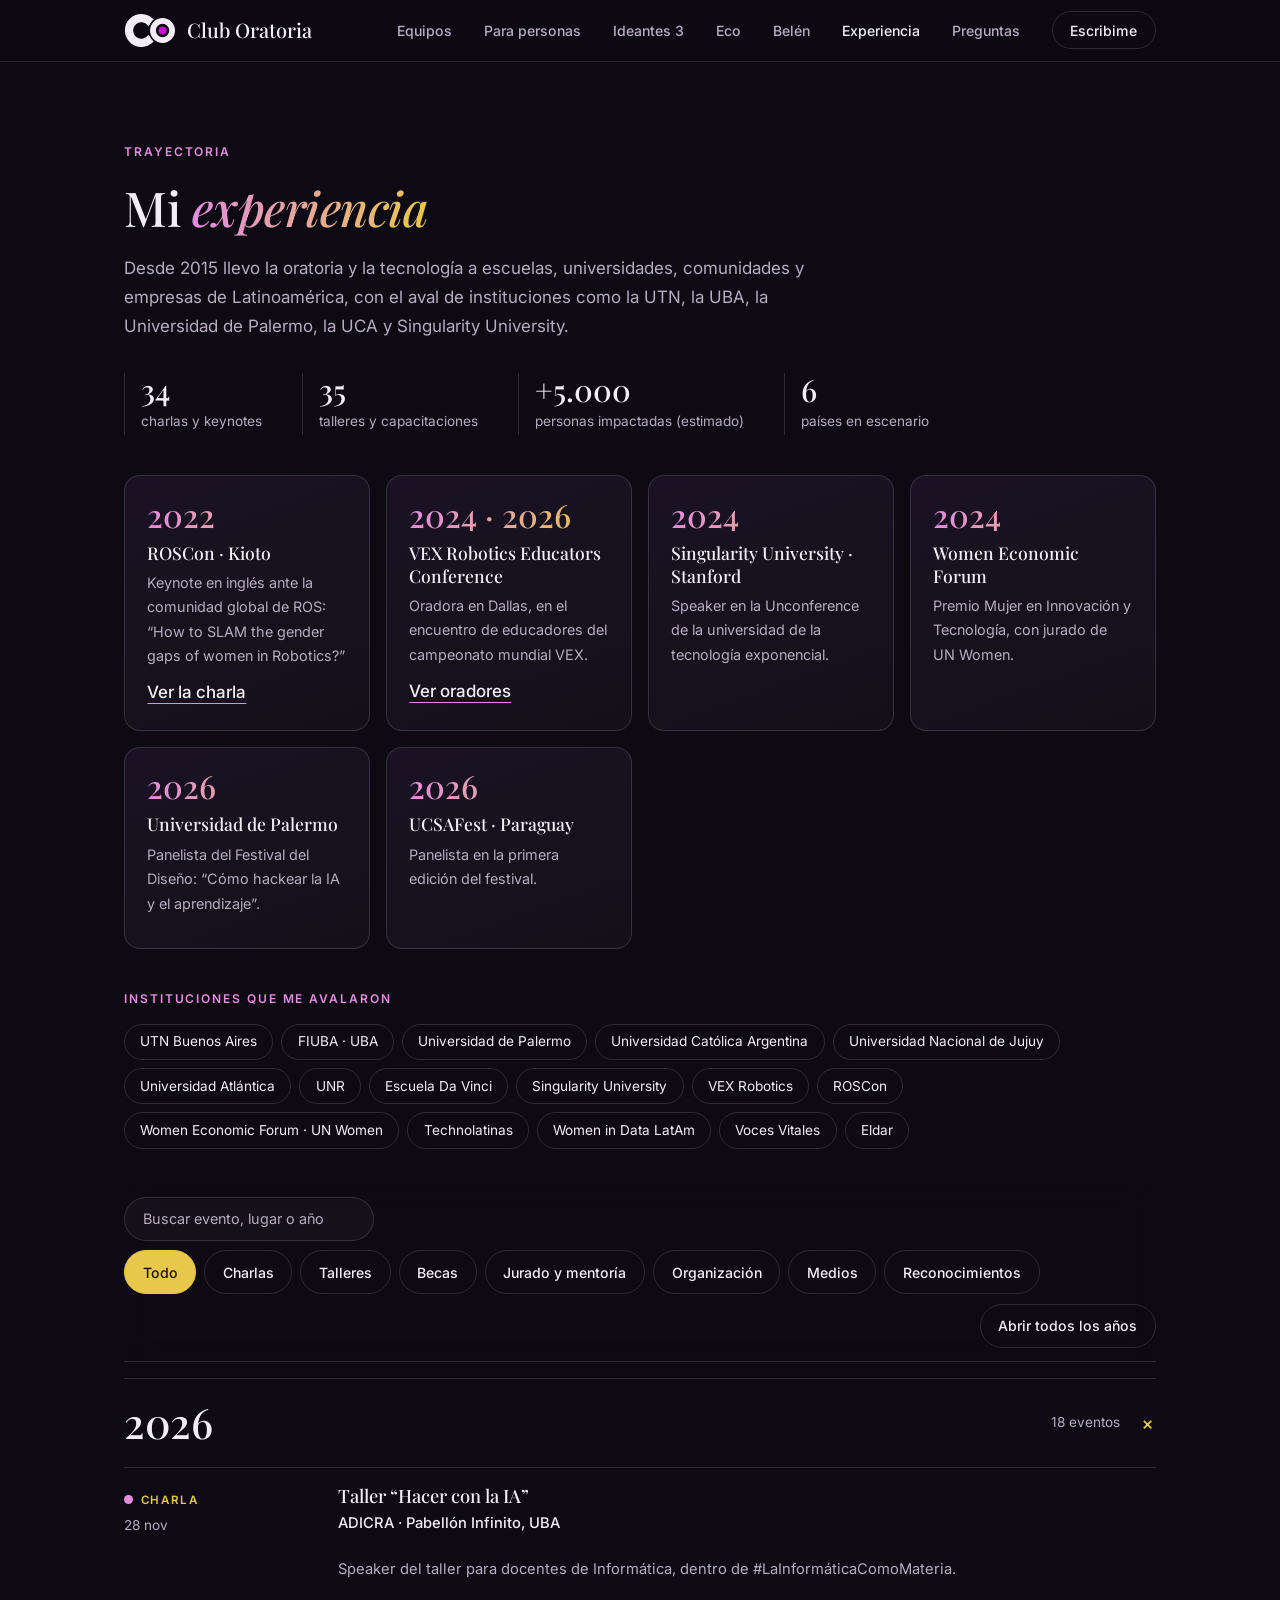
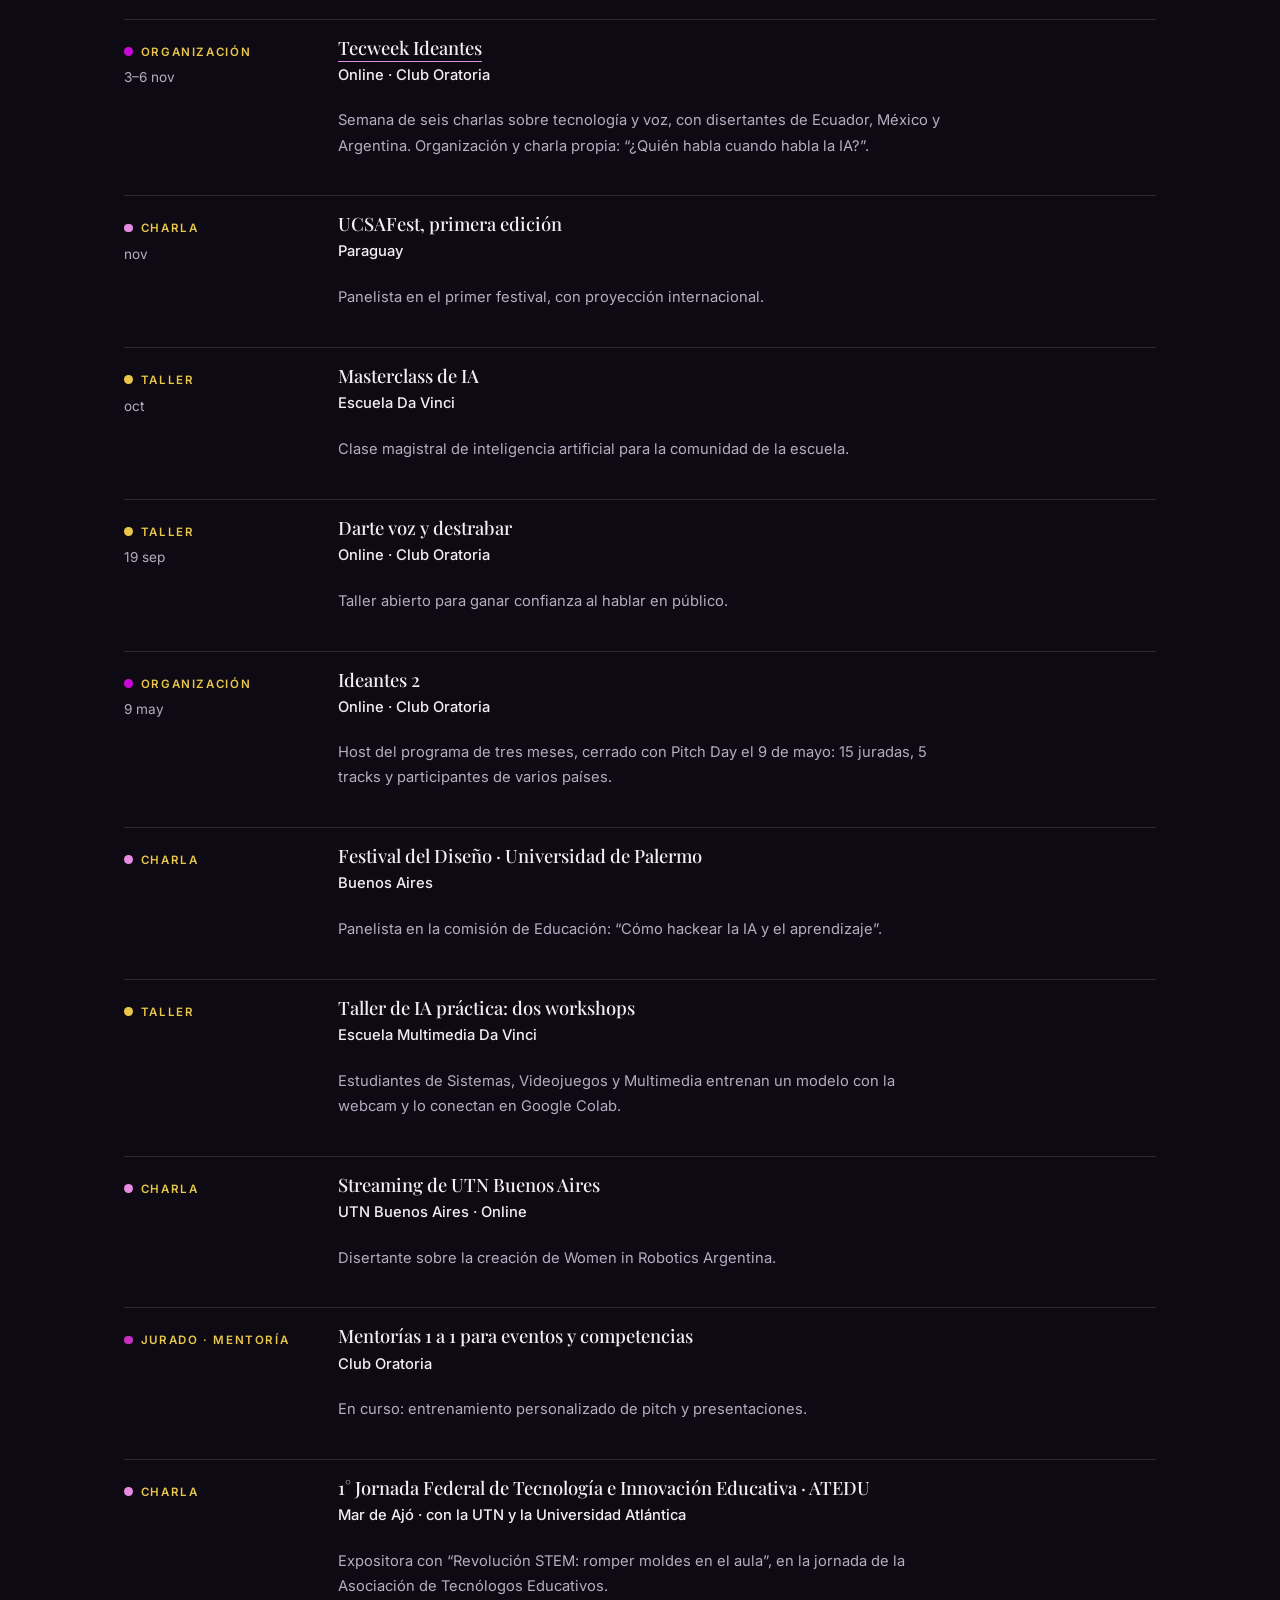
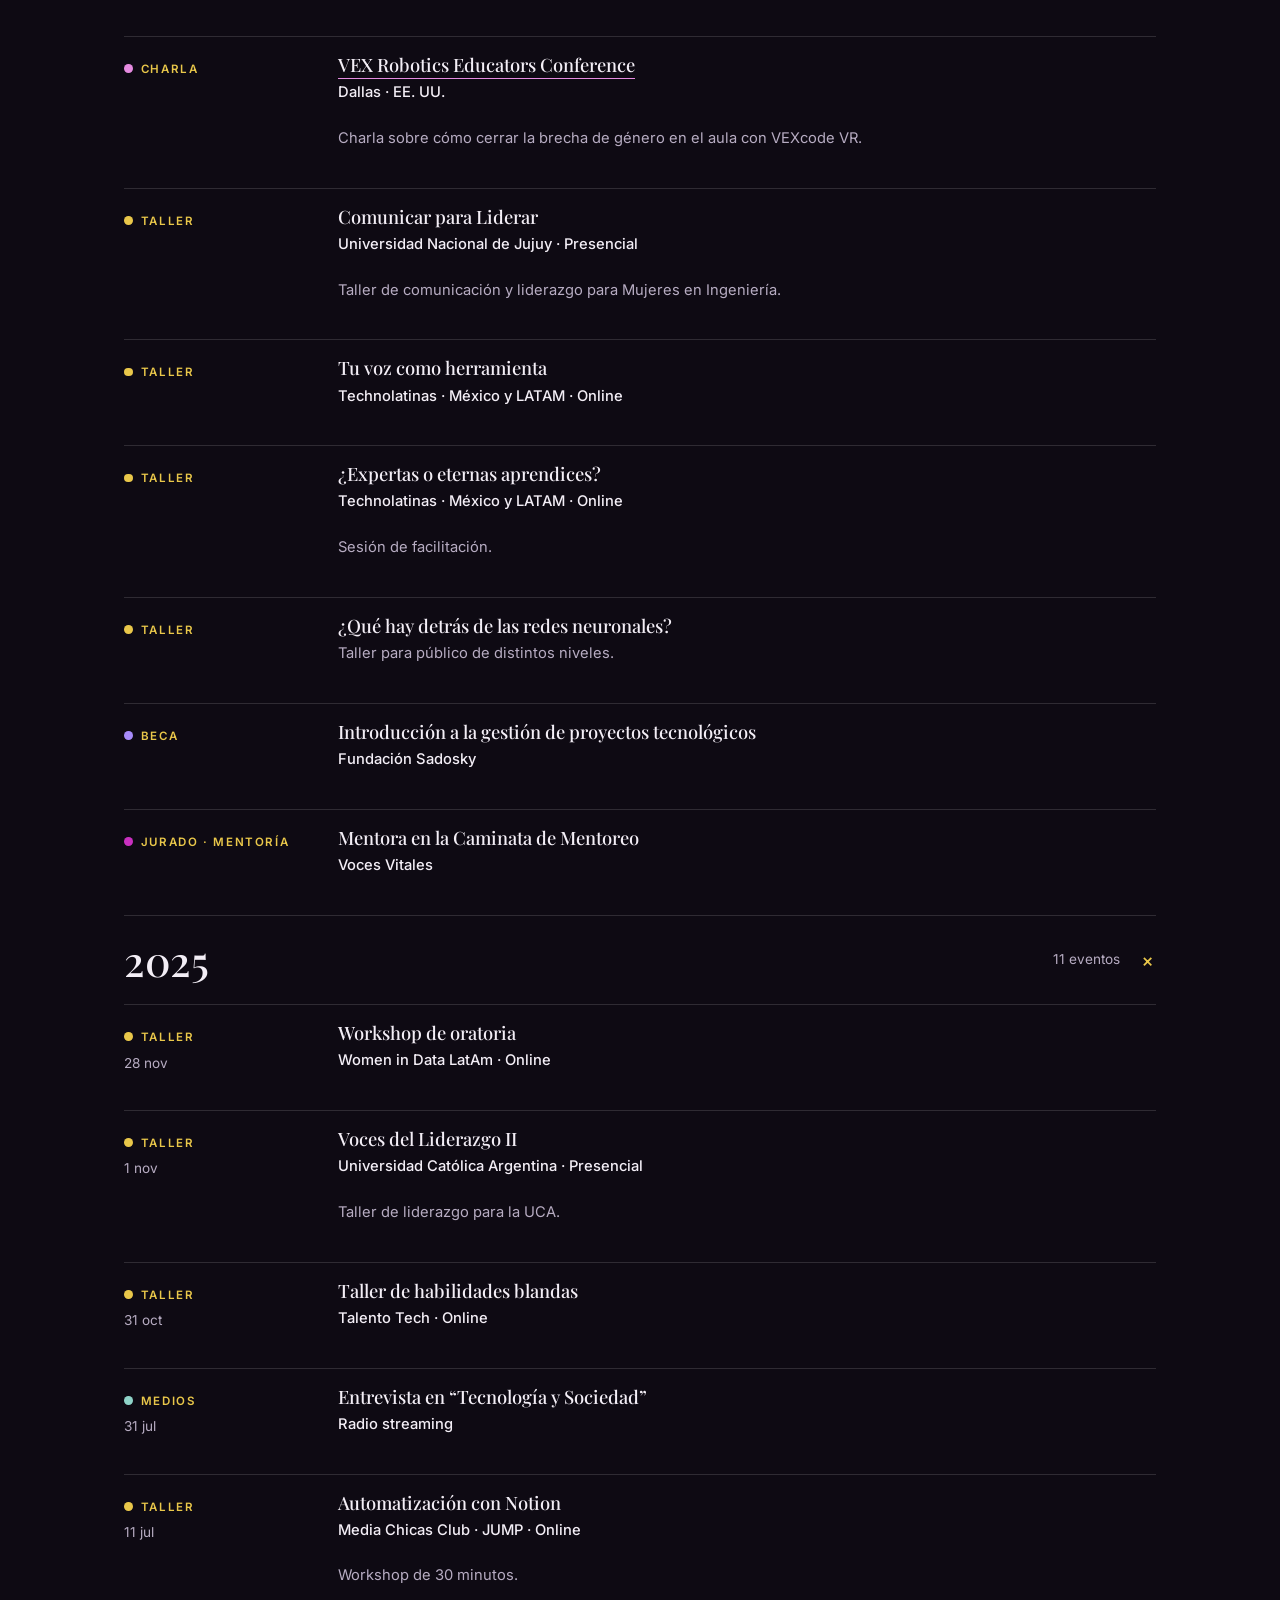
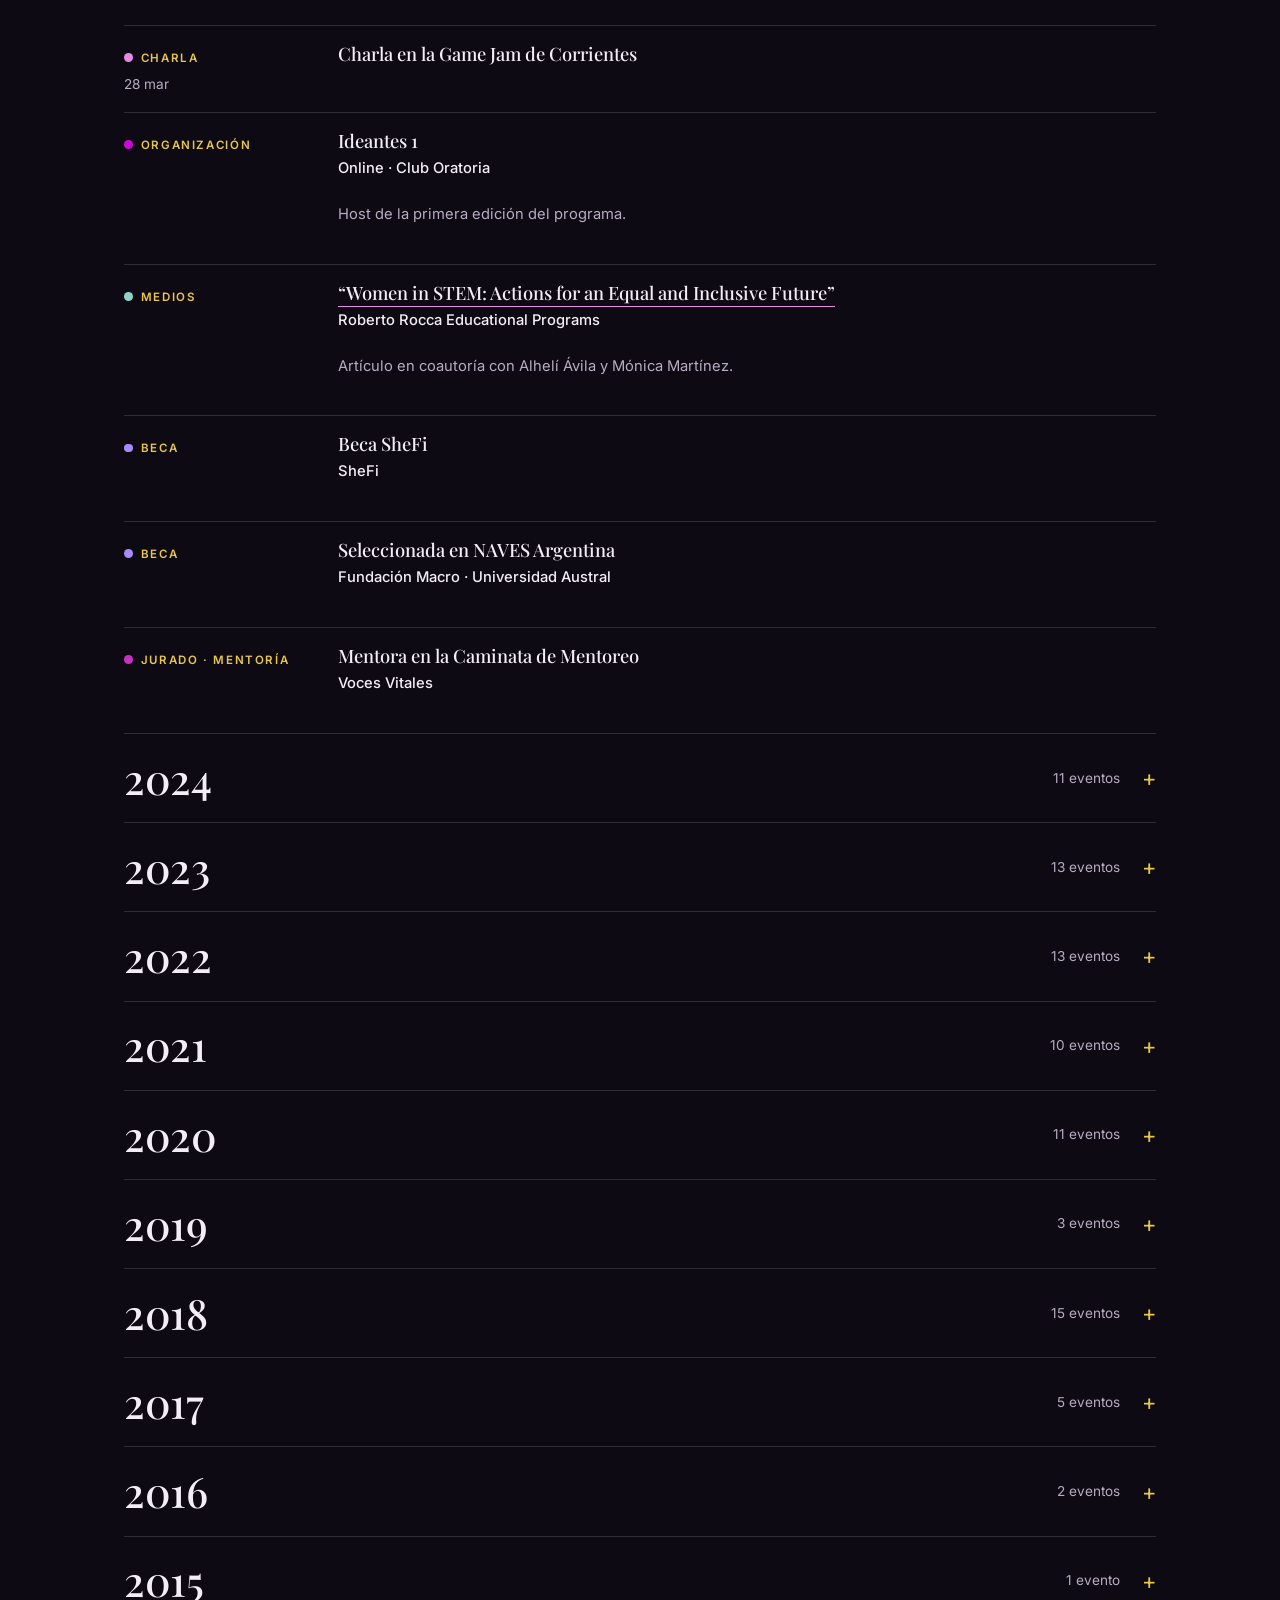
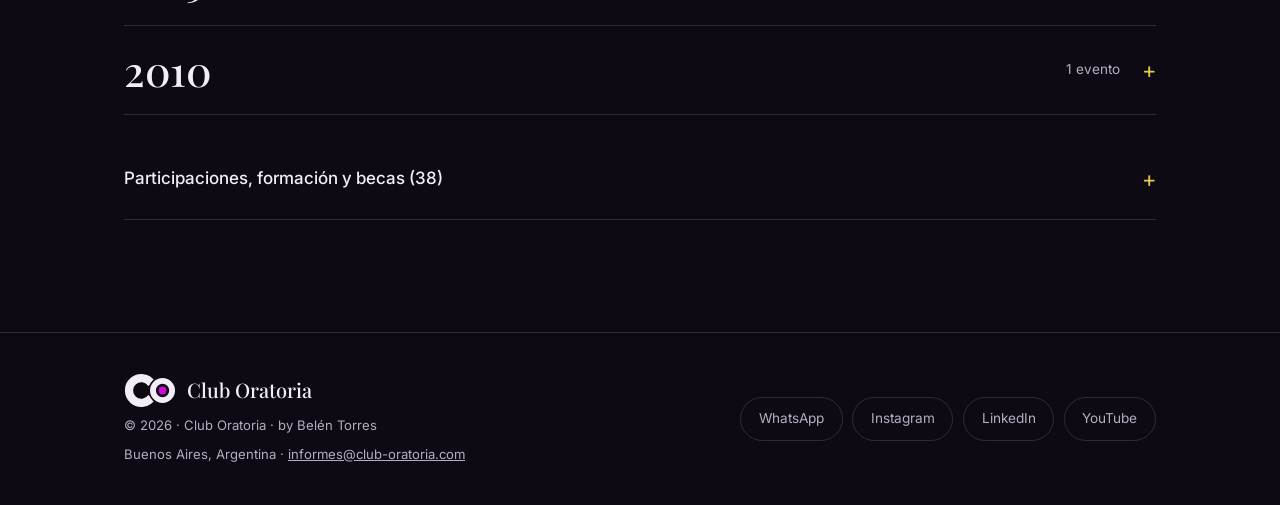
<file: experiencia.html>
<!DOCTYPE html>
<html lang="es"><head><meta charset="UTF-8"><meta name="viewport" content="width=device-width, initial-scale=1.0">
<title>Experiencia como oradora y formadora | Belén Torres – Club Oratoria</title>
<meta name="description" content="Charlas, talleres, paneles y mentorías de Belén Torres en Argentina y el exterior, con el aval de la UTN, la UBA, la Universidad de Palermo, la UCA y Singularity University."><meta name="author" content="Belén Torres"><meta name="robots" content="index, follow"><meta name="theme-color" content="#0E0A13">
<meta property="og:title" content="Experiencia como oradora y formadora | Belén Torres"><meta property="og:description" content="Charlas, talleres, paneles y mentorías de Belén Torres en Argentina y el exterior, con el aval de la UTN, la UBA, la Universidad de Palermo, la UCA y Singularity University."><meta property="og:type" content="website"><meta property="og:url" content="https://www.club-oratoria.com/experiencia.html"><meta property="og:image" content="https://www.club-oratoria.com/preview.png"><meta property="og:locale" content="es_AR"><meta property="og:site_name" content="Club Oratoria"><meta name="twitter:card" content="summary_large_image">
<link rel="canonical" href="https://www.club-oratoria.com/experiencia.html"><link rel="icon" href="/favicon.ico" sizes="48x48"><link rel="icon" type="image/png" href="/favicon-192x192.png" sizes="192x192"><link rel="apple-touch-icon" href="/apple-touch-icon.png">
<script type="application/ld+json">{"@context":"https://schema.org","@type":"ProfilePage","url":"https://www.club-oratoria.com/experiencia.html","name":"Experiencia como oradora y formadora","mainEntity":{"@id":"https://www.club-oratoria.com/#belen"}}</script>
<link rel="preconnect" href="https://fonts.googleapis.com"><link rel="preconnect" href="https://fonts.gstatic.com" crossorigin><link href="https://fonts.googleapis.com/css2?family=Inter:wght@400;500;600&family=Playfair+Display:ital,wght@0,500;0,600;1,500&display=swap" rel="stylesheet">
<style>:root{--bg:#0E0A13;--bg2:#141019;--tx:#F3EEF6;--mute:#B7ACC2;--line:rgba(243,238,246,.14);--acc:#C930C0;--accs:#E58BE0;--yel:#E9C74A;--mg:#CA09D4}
*{box-sizing:border-box;margin:0;padding:0}html{scroll-behavior:smooth}body{font:400 1.0625rem/1.7 Inter,system-ui,sans-serif;background:var(--bg);color:var(--tx);-webkit-font-smoothing:antialiased}a{color:inherit}:focus-visible{outline:2px solid var(--accs);outline-offset:3px}
.wrap{max-width:1080px;margin:0 auto;padding:0 1.5rem}section{padding:clamp(4rem,9vw,7rem) 0;border-top:1px solid var(--line)}
.eyebrow{font-size:.75rem;letter-spacing:.16em;text-transform:uppercase;font-weight:600;color:var(--accs);margin-bottom:1.2rem}
h1,h2,h3{font-family:"Playfair Display",Georgia,serif;font-weight:500;line-height:1.12;letter-spacing:-.01em}h1,h2{font-size:clamp(2rem,3.8vw,3rem);margin-bottom:1.2rem}
h1 em,h2 em{font-style:italic;background:linear-gradient(90deg,var(--accs),var(--yel));-webkit-background-clip:text;background-clip:text;color:transparent}.lead{color:var(--mute);max-width:40em}
.link{font-weight:500;text-decoration:underline;text-decoration-color:var(--accs);text-underline-offset:.3em}.link:hover{color:var(--accs)}
.tag{font-size:.72rem;letter-spacing:.14em;text-transform:uppercase;font-weight:600;color:var(--yel)}
.row{display:grid;grid-template-columns:190px 1fr;gap:2rem;padding:1.5rem 0;border-top:1px solid var(--line)}.row:last-child{border-bottom:1px solid var(--line)}.row .tag{padding-top:.5rem}.row p{color:var(--mute);font-size:.95rem;max-width:42em}
details{border-bottom:1px solid var(--line)}details:first-child{border-top:1px solid var(--line)}summary{list-style:none;cursor:pointer;display:flex;justify-content:space-between;gap:1rem;align-items:center;padding:1.3rem 0;font-weight:500}
summary::-webkit-details-marker{display:none}summary::after{content:"+";color:var(--yel);font-size:1.4rem;font-weight:400;transition:transform .2s}details[open] summary::after{transform:rotate(45deg)}details p{color:var(--mute);font-size:.96rem;padding-bottom:1.3rem}[hidden]{display:none!important}
@media(max-width:860px){.row{grid-template-columns:1fr;gap:.3rem}}@media(prefers-reduced-motion:reduce){html{scroll-behavior:auto}summary::after{transition:none}}
html{scroll-padding-top:84px}.logo{color:var(--tx);display:block}
header{position:sticky;top:0;z-index:50;background:rgba(14,10,19,.85);backdrop-filter:blur(14px);border-bottom:1px solid var(--line)}
.nav{display:flex;align-items:center;justify-content:space-between;gap:1rem;padding:.8rem 1.5rem;max-width:1080px;margin:0 auto}
.brand{display:flex;align-items:center;gap:.7rem;text-decoration:none;font-family:"Playfair Display",Georgia,serif;font-size:1.25rem;font-weight:500}
#menu{display:flex;align-items:center;gap:2rem;list-style:none}#menu a{text-decoration:none;font-size:.88rem;font-weight:500;color:var(--mute);transition:color .2s}#menu a:hover,#menu a[aria-current]{color:var(--tx)}
#menu .nav-cta{color:var(--tx);border:1px solid var(--line);padding:.6rem 1.1rem;border-radius:999px}#menu .nav-cta:hover{border-color:var(--accs)}
.menu-btn{display:none;background:none;border:1px solid var(--line);color:var(--tx);border-radius:8px;min-height:44px;padding:0 1rem;font:500 .88rem Inter,sans-serif}
main .exp{border-top:0;padding-top:clamp(3rem,7vw,5rem)}
footer{border-top:1px solid var(--line);padding:2.5rem 0}footer .wrap{display:flex;justify-content:space-between;align-items:center;flex-wrap:wrap;gap:1.5rem}footer small{color:var(--mute);font-size:.82rem;display:block;margin-top:.4rem}footer small a{color:var(--mute)}
.social{display:flex;gap:.6rem;flex-wrap:wrap}.social a{min-height:44px;display:inline-flex;align-items:center;padding:0 1.1rem;border:1px solid var(--line);border-radius:999px;font-size:.85rem;color:var(--mute);text-decoration:none}.social a:hover{color:var(--tx);border-color:var(--accs)}
@media(max-width:860px){.menu-btn{display:inline-flex;align-items:center}#menu{display:none;position:absolute;top:100%;left:0;right:0;flex-direction:column;align-items:stretch;gap:0;background:var(--bg);border-bottom:1px solid var(--line);padding:.5rem 1.5rem 1rem}#menu.open{display:flex}#menu a{display:block;padding:.9rem 0}#menu .nav-cta{margin-top:.6rem;text-align:center}footer .wrap{flex-direction:column;text-align:center}}</style></head><body>
<svg width="0" height="0" style="position:absolute" aria-hidden="true"><defs><symbol id="co" viewBox="250 510 1460 980"><mask id="cm" maskUnits="userSpaceOnUse" x="250" y="510" width="1460" height="980"><rect x="250" y="510" width="1460" height="980" fill="#fff"/><circle cx="1332" cy="1000" r="395" fill="#000"/></mask><path mask="url(#cm)" d="M1028 811A347 347 0 1 0 1028 1189" fill="none" stroke="currentColor" stroke-width="230"/><circle cx="1332" cy="1000" r="269" fill="none" stroke="currentColor" stroke-width="164"/><circle cx="1332" cy="1000" r="110" fill="#C90BD4"/></symbol></defs></svg>
<header><nav class="nav" aria-label="Navegación principal"><a class="brand" href="/" aria-label="Club Oratoria, inicio"><svg class="logo" width="52" height="35" role="img" aria-label="Logo de Club Oratoria"><use href="#co"/></svg>Club Oratoria</a>
<button class="menu-btn" aria-expanded="false" aria-controls="menu">Menú</button>
<ul id="menu"><li><a href="/#equipos">Equipos</a></li><li><a href="/#caminos">Para personas</a></li><li><a href="/#ideantes">Ideantes 3</a></li><li><a href="/#eco">Eco</a></li><li><a href="/#belen">Belén</a></li><li><a href="experiencia.html" aria-current="page">Experiencia</a></li><li><a href="/#faq">Preguntas</a></li><li><a class="nav-cta" href="https://wa.me/541126789589?text=Hola%20Bel%C3%A9n%2C%20vengo%20de%20tu%20web%20y%20quiero%20consultar." target="_blank" rel="noopener noreferrer">Escribime</a></li></ul></nav></header>
<main><section id="experiencia" class="exp" aria-labelledby="t-exp"><style>.exp .row{padding:1rem 0;gap:1.5rem}.exp .row:last-child{border-bottom:0}
.exp .row h4{font:500 1.15rem/1.3 "Playfair Display",Georgia,serif;margin-bottom:.2rem}.exp .row p{font-size:.92rem}
.exp-d{display:block;font-size:.85rem;color:var(--mute);margin-top:.1rem}
.exp-stats{list-style:none;display:flex;flex-wrap:wrap;gap:1rem 2.5rem;margin:2rem 0 0}.exp-stats li{border-left:1px solid var(--line);padding-left:1rem}.exp-stats b{display:block;font:500 1.9rem/1.1 "Playfair Display",Georgia,serif}.exp-stats span{font-size:.85rem;color:var(--mute)}
.exp-tools{display:flex;flex-wrap:wrap;gap:.6rem;align-items:center;margin:2.2rem 0 1.4rem}.exp:not(.js) .exp-tools{display:none}
.exp-f{display:flex;flex-wrap:wrap;gap:.5rem}.exp-tools button{min-height:44px;padding:0 1.1rem;border-radius:999px;border:1px solid var(--line);background:transparent;color:var(--tx);font:500 .88rem Inter,sans-serif;cursor:pointer}
.exp-tools button:hover{border-color:var(--accs)}.exp-f button[aria-pressed=true]{background:var(--yel);border-color:var(--yel);color:#1a1205}.exp-tools #exp-toggle{margin-left:auto}
.exp-live{font-size:.85rem;color:var(--mute);margin:0 0 .5rem}.exp-y summary{gap:1rem}.exp-y summary h3{font-size:1.6rem;margin:0}.exp-n{margin-left:auto;font-size:.85rem;color:var(--mute);font-weight:400}
.exp-y summary{justify-content:flex-start}.exp-y summary::after{margin-left:.4rem}.exp-more p{font-size:.9rem;margin-bottom:.8rem}
.sr{position:absolute;width:1px;height:1px;overflow:hidden;clip:rect(0 0 0 0);white-space:nowrap}
.exp-tools{position:sticky;top:72px;z-index:5;background:rgba(14,10,19,.93);backdrop-filter:blur(12px);padding:.8rem 0;margin:2.2rem 0 1rem;border-bottom:1px solid var(--line)}
.exp-s input{min-height:44px;width:min(100%,250px);padding:0 1.1rem;border-radius:999px;border:1px solid var(--line);background:rgba(255,255,255,.03);color:var(--tx);font:400 .9rem Inter,sans-serif}.exp-s input::placeholder{color:var(--mute)}.exp-s input:focus{border-color:var(--accs)}
.exp-hit{display:grid;grid-template-columns:repeat(auto-fit,minmax(230px,1fr));gap:1rem;margin-top:2.5rem}
.exp-h{border:1px solid var(--line);border-radius:16px;padding:1.4rem;background:linear-gradient(160deg,#1a1224,var(--bg2));transition:border-color .25s,transform .25s}.exp-h:hover{border-color:var(--accs);transform:translateY(-3px)}
.exp-hy{display:block;font:500 2rem/1 "Playfair Display",Georgia,serif;background:linear-gradient(90deg,var(--accs),var(--yel));-webkit-background-clip:text;background-clip:text;color:transparent;margin-bottom:.7rem}
.exp-h h4{font:500 1.1rem/1.3 "Playfair Display",Georgia,serif;margin-bottom:.4rem}.exp-h p{color:var(--mute);font-size:.9rem;margin-bottom:.6rem}
.exp .tag::before{content:"";display:inline-block;width:.55rem;height:.55rem;border-radius:50%;margin-right:.5rem;background:var(--c,var(--yel))}
.exp [data-t=charla]{--c:var(--accs)}.exp [data-t=taller]{--c:var(--yel)}.exp [data-t=comunidad]{--c:var(--mg)}.exp [data-t=medios]{--c:#8fd3c8}.exp [data-t=premio]{--c:#fff}.exp [data-t=beca]{--c:#a78bfa}.exp [data-t=mentoria]{--c:var(--acc)}
.exp-next{display:inline-block;margin-top:.4rem;font-size:.7rem;letter-spacing:.12em;text-transform:uppercase;font-weight:600;background:var(--yel);color:#1a1205;border-radius:6px;padding:.15rem .5rem}
.exp-y summary h3{font-size:clamp(1.8rem,4vw,2.6rem)}
.exp-instt{margin:2.5rem 0 0;font-size:.75rem;letter-spacing:.16em;text-transform:uppercase;font-weight:600;color:var(--accs)}.exp-inst{display:flex;flex-wrap:wrap;gap:.5rem;list-style:none;margin-top:.9rem}.exp-inst li{border:1px solid var(--line);border-radius:999px;padding:.35rem .95rem;font-size:.85rem}.exp .row .exp-w{color:var(--tx);font-weight:500;font-size:.92rem}
@media(max-width:860px){.exp-tools #exp-toggle{margin-left:0}.exp-tools{top:64px}}@media(prefers-reduced-motion:reduce){.exp-h{transition:none}}</style><div class="wrap">
<p class="eyebrow">Trayectoria</p><h1 id="t-exp">Mi <em>experiencia</em></h1>
<p class="lead">Desde 2015 llevo la oratoria y la tecnología a escuelas, universidades, comunidades y empresas de Latinoamérica, con el aval de instituciones como la UTN, la UBA, la Universidad de Palermo, la UCA y Singularity University.</p>
<ul class="exp-stats"><li><b>34</b><span>charlas y keynotes</span></li><li><b>35</b><span>talleres y capacitaciones</span></li><li><b>+5.000</b><span>personas impactadas (estimado)</span></li><li><b>6</b><span>países en escenario</span></li></ul>
<div class="exp-hit"><article class="exp-h"><span class="exp-hy">2022</span><h4>ROSCon · Kioto</h4><p>Keynote en inglés ante la comunidad global de ROS: “How to SLAM the gender gaps of women in Robotics?”</p><a class="link" href="https://vimeo.com/showcase/9954564?video=767164735" target="_blank" rel="noopener noreferrer">Ver la charla</a></article><article class="exp-h"><span class="exp-hy">2024 · 2026</span><h4>VEX Robotics Educators Conference</h4><p>Oradora en Dallas, en el encuentro de educadores del campeonato mundial VEX.</p><a class="link" href="https://pd.vex.com/vex-educator-conference/speakers-and-event-schedule" target="_blank" rel="noopener noreferrer">Ver oradores</a></article><article class="exp-h"><span class="exp-hy">2024</span><h4>Singularity University · Stanford</h4><p>Speaker en la Unconference de la universidad de la tecnología exponencial.</p></article><article class="exp-h"><span class="exp-hy">2024</span><h4>Women Economic Forum</h4><p>Premio Mujer en Innovación y Tecnología, con jurado de UN Women.</p></article><article class="exp-h"><span class="exp-hy">2026</span><h4>Universidad de Palermo</h4><p>Panelista del Festival del Diseño: “Cómo hackear la IA y el aprendizaje”.</p></article><article class="exp-h"><span class="exp-hy">2026</span><h4>UCSAFest · Paraguay</h4><p>Panelista en la primera edición del festival.</p></article></div><p class="exp-instt">Instituciones que me avalaron</p><ul class="exp-inst"><li>UTN Buenos Aires</li><li>FIUBA · UBA</li><li>Universidad de Palermo</li><li>Universidad Católica Argentina</li><li>Universidad Nacional de Jujuy</li><li>Universidad Atlántica</li><li>UNR</li><li>Escuela Da Vinci</li><li>Singularity University</li><li>VEX Robotics</li><li>ROSCon</li><li>Women Economic Forum · UN Women</li><li>Technolatinas</li><li>Women in Data LatAm</li><li>Voces Vitales</li><li>Eldar</li></ul><div class="exp-tools"><label class="exp-s"><span class="sr">Buscar evento</span><input type="search" id="exp-q" placeholder="Buscar evento, lugar o año" autocomplete="off"></label><div class="exp-f" role="group" aria-label="Filtrar eventos por tipo"><button type="button" data-t="todo" aria-pressed="true">Todo</button><button type="button" data-t="charla" aria-pressed="false">Charlas</button><button type="button" data-t="taller" aria-pressed="false">Talleres</button><button type="button" data-t="beca" aria-pressed="false">Becas</button><button type="button" data-t="mentoria" aria-pressed="false">Jurado y mentoría</button><button type="button" data-t="comunidad" aria-pressed="false">Organización</button><button type="button" data-t="medios" aria-pressed="false">Medios</button><button type="button" data-t="premio" aria-pressed="false">Reconocimientos</button></div><button type="button" id="exp-toggle" aria-expanded="false">Abrir todos los años</button></div>
<p class="exp-live" id="exp-live" role="status" aria-live="polite"></p>
<div class="exp-list"><details class="exp-y" data-y="2026" open><summary><h3>2026</h3><span class="exp-n">18 eventos</span></summary><article class="row exp-ev" data-t="charla" data-date="2026-11-28"><div><span class="tag">Charla</span><span class="exp-d">28 nov</span></div><div><h4>Taller “Hacer con la IA”</h4><p class="exp-w">ADICRA · Pabellón Infinito, UBA</p><p>Speaker del taller para docentes de Informática, dentro de #LaInformáticaComoMateria.</p></div></article><article class="row exp-ev" data-t="comunidad" data-date="2026-11-03"><div><span class="tag">Organización</span><span class="exp-d">3–6 nov</span></div><div><h4><a class="link" href="https://www.club-oratoria.com/Tecweek-Ideantes/" target="_blank" rel="noopener noreferrer">Tecweek Ideantes</a></h4><p class="exp-w">Online · Club Oratoria</p><p>Semana de seis charlas sobre tecnología y voz, con disertantes de Ecuador, México y Argentina. Organización y charla propia: “¿Quién habla cuando habla la IA?”.</p></div></article><article class="row exp-ev" data-t="charla" data-date="2026-11-00"><div><span class="tag">Charla</span><span class="exp-d">nov</span></div><div><h4>UCSAFest, primera edición</h4><p class="exp-w">Paraguay</p><p>Panelista en el primer festival, con proyección internacional.</p></div></article><article class="row exp-ev" data-t="taller" data-date="2026-10-00"><div><span class="tag">Taller</span><span class="exp-d">oct</span></div><div><h4>Masterclass de IA</h4><p class="exp-w">Escuela Da Vinci</p><p>Clase magistral de inteligencia artificial para la comunidad de la escuela.</p></div></article><article class="row exp-ev" data-t="taller" data-date="2026-09-19"><div><span class="tag">Taller</span><span class="exp-d">19 sep</span></div><div><h4>Darte voz y destrabar</h4><p class="exp-w">Online · Club Oratoria</p><p>Taller abierto para ganar confianza al hablar en público.</p></div></article><article class="row exp-ev" data-t="comunidad" data-date="2026-05-09"><div><span class="tag">Organización</span><span class="exp-d">9 may</span></div><div><h4>Ideantes 2</h4><p class="exp-w">Online · Club Oratoria</p><p>Host del programa de tres meses, cerrado con Pitch Day el 9 de mayo: 15 juradas, 5 tracks y participantes de varios países.</p></div></article><article class="row exp-ev" data-t="charla"><div><span class="tag">Charla</span></div><div><h4>Festival del Diseño · Universidad de Palermo</h4><p class="exp-w">Buenos Aires</p><p>Panelista en la comisión de Educación: “Cómo hackear la IA y el aprendizaje”.</p></div></article><article class="row exp-ev" data-t="taller"><div><span class="tag">Taller</span></div><div><h4>Taller de IA práctica: dos workshops</h4><p class="exp-w">Escuela Multimedia Da Vinci</p><p>Estudiantes de Sistemas, Videojuegos y Multimedia entrenan un modelo con la webcam y lo conectan en Google Colab.</p></div></article><article class="row exp-ev" data-t="charla"><div><span class="tag">Charla</span></div><div><h4>Streaming de UTN Buenos Aires</h4><p class="exp-w">UTN Buenos Aires · Online</p><p>Disertante sobre la creación de Women in Robotics Argentina.</p></div></article><article class="row exp-ev" data-t="mentoria"><div><span class="tag">Jurado · mentoría</span></div><div><h4>Mentorías 1 a 1 para eventos y competencias</h4><p class="exp-w">Club Oratoria</p><p>En curso: entrenamiento personalizado de pitch y presentaciones.</p></div></article><article class="row exp-ev" data-t="charla"><div><span class="tag">Charla</span></div><div><h4>1° Jornada Federal de Tecnología e Innovación Educativa · ATEDU</h4><p class="exp-w">Mar de Ajó · con la UTN y la Universidad Atlántica</p><p>Expositora con “Revolución STEM: romper moldes en el aula”, en la jornada de la Asociación de Tecnólogos Educativos.</p></div></article><article class="row exp-ev" data-t="charla"><div><span class="tag">Charla</span></div><div><h4><a class="link" href="https://pd.vex.com/vex-educator-conference/speakers-and-event-schedule" target="_blank" rel="noopener noreferrer">VEX Robotics Educators Conference</a></h4><p class="exp-w">Dallas · EE. UU.</p><p>Charla sobre cómo cerrar la brecha de género en el aula con VEXcode VR.</p></div></article><article class="row exp-ev" data-t="taller"><div><span class="tag">Taller</span></div><div><h4>Comunicar para Liderar</h4><p class="exp-w">Universidad Nacional de Jujuy · Presencial</p><p>Taller de comunicación y liderazgo para Mujeres en Ingeniería.</p></div></article><article class="row exp-ev" data-t="taller"><div><span class="tag">Taller</span></div><div><h4>Tu voz como herramienta</h4><p class="exp-w">Technolatinas · México y LATAM · Online</p></div></article><article class="row exp-ev" data-t="taller"><div><span class="tag">Taller</span></div><div><h4>¿Expertas o eternas aprendices?</h4><p class="exp-w">Technolatinas · México y LATAM · Online</p><p>Sesión de facilitación.</p></div></article><article class="row exp-ev" data-t="taller"><div><span class="tag">Taller</span></div><div><h4>¿Qué hay detrás de las redes neuronales?</h4><p>Taller para público de distintos niveles.</p></div></article><article class="row exp-ev" data-t="beca"><div><span class="tag">Beca</span></div><div><h4>Introducción a la gestión de proyectos tecnológicos</h4><p class="exp-w">Fundación Sadosky</p></div></article><article class="row exp-ev" data-t="mentoria"><div><span class="tag">Jurado · mentoría</span></div><div><h4>Mentora en la Caminata de Mentoreo</h4><p class="exp-w">Voces Vitales</p></div></article></details><details class="exp-y" data-y="2025" open><summary><h3>2025</h3><span class="exp-n">11 eventos</span></summary><article class="row exp-ev" data-t="taller" data-date="2025-11-28"><div><span class="tag">Taller</span><span class="exp-d">28 nov</span></div><div><h4>Workshop de oratoria</h4><p class="exp-w">Women in Data LatAm · Online</p></div></article><article class="row exp-ev" data-t="taller" data-date="2025-11-01"><div><span class="tag">Taller</span><span class="exp-d">1 nov</span></div><div><h4>Voces del Liderazgo II</h4><p class="exp-w">Universidad Católica Argentina · Presencial</p><p>Taller de liderazgo para la UCA.</p></div></article><article class="row exp-ev" data-t="taller" data-date="2025-10-31"><div><span class="tag">Taller</span><span class="exp-d">31 oct</span></div><div><h4>Taller de habilidades blandas</h4><p class="exp-w">Talento Tech · Online</p></div></article><article class="row exp-ev" data-t="medios" data-date="2025-07-31"><div><span class="tag">Medios</span><span class="exp-d">31 jul</span></div><div><h4>Entrevista en “Tecnología y Sociedad”</h4><p class="exp-w">Radio streaming</p></div></article><article class="row exp-ev" data-t="taller" data-date="2025-07-11"><div><span class="tag">Taller</span><span class="exp-d">11 jul</span></div><div><h4>Automatización con Notion</h4><p class="exp-w">Media Chicas Club · JUMP · Online</p><p>Workshop de 30 minutos.</p></div></article><article class="row exp-ev" data-t="charla" data-date="2025-03-28"><div><span class="tag">Charla</span><span class="exp-d">28 mar</span></div><div><h4>Charla en la Game Jam de Corrientes</h4></div></article><article class="row exp-ev" data-t="comunidad"><div><span class="tag">Organización</span></div><div><h4>Ideantes 1</h4><p class="exp-w">Online · Club Oratoria</p><p>Host de la primera edición del programa.</p></div></article><article class="row exp-ev" data-t="medios"><div><span class="tag">Medios</span></div><div><h4><a class="link" href="https://www.robertorocca.org/en/articulos/2025/eng_mujeres-en-stem-acciones-para-un-futuro-equitativo-e-igualitario" target="_blank" rel="noopener noreferrer">“Women in STEM: Actions for an Equal and Inclusive Future”</a></h4><p class="exp-w">Roberto Rocca Educational Programs</p><p>Artículo en coautoría con Alhelí Ávila y Mónica Martínez.</p></div></article><article class="row exp-ev" data-t="beca"><div><span class="tag">Beca</span></div><div><h4>Beca SheFi</h4><p class="exp-w">SheFi</p></div></article><article class="row exp-ev" data-t="beca"><div><span class="tag">Beca</span></div><div><h4>Seleccionada en NAVES Argentina</h4><p class="exp-w">Fundación Macro · Universidad Austral</p></div></article><article class="row exp-ev" data-t="mentoria"><div><span class="tag">Jurado · mentoría</span></div><div><h4>Mentora en la Caminata de Mentoreo</h4><p class="exp-w">Voces Vitales</p></div></article></details><details class="exp-y" data-y="2024"><summary><h3>2024</h3><span class="exp-n">11 eventos</span></summary><article class="row exp-ev" data-t="comunidad" data-date="2024-10-21"><div><span class="tag">Organización</span><span class="exp-d">21–23 oct</span></div><div><h4><a class="link" href="https://discourse.openrobotics.org/t/announcing-roscon-2024-in-odense-denmark-diversity-scholarships/36107" target="_blank" rel="noopener noreferrer">ROSCon 2024</a></h4><p class="exp-w">Odense · Dinamarca</p><p>Co-chair del comité de diversidad.</p></div></article><article class="row exp-ev" data-t="charla" data-date="2024-09-19"><div><span class="tag">Charla</span><span class="exp-d">19 sep</span></div><div><h4>ROS Meetup Argentina</h4><p class="exp-w">FIUBA · Universidad de Buenos Aires</p><p>Disertante en el ROS Meetup, la comunidad de robótica abierta.</p></div></article><article class="row exp-ev" data-t="charla" data-date="2024-09-14"><div><span class="tag">Charla</span><span class="exp-d">14 sep</span></div><div><h4>Charla en ADICRA</h4></div></article><article class="row exp-ev" data-t="taller" data-date="2024-08-24"><div><span class="tag">Taller</span><span class="exp-d">24 ago</span></div><div><h4>Innovando el Aula con Robótica e IA</h4><p>Ideas prácticas para sumar robótica e inteligencia artificial en el aula.</p></div></article><article class="row exp-ev" data-t="charla" data-date="2024-08-14"><div><span class="tag">Charla</span><span class="exp-d">14 ago</span></div><div><h4>Panel “Escenarios digitales”</h4><p class="exp-w">UTN Buenos Aires · Aula Magna</p><p>En la presentación del libro “Educar en tiempos sintéticos”, de Melina Masnatta.</p></div></article><article class="row exp-ev" data-t="charla" data-date="2024-07-29"><div><span class="tag">Charla</span><span class="exp-d">29 jul</span></div><div><h4>Consejos para presentaciones efectivas</h4><p class="exp-w">UTN Buenos Aires · FRBA</p><p>Charla optativa para estudiantes.</p></div></article><article class="row exp-ev" data-t="taller" data-date="2024-07-23"><div><span class="tag">Taller</span><span class="exp-d">23 jul</span></div><div><h4>Taller de oratoria</h4><p class="exp-w">UNR · Online</p></div></article><article class="row exp-ev" data-t="charla" data-date="2024-04-30"><div><span class="tag">Charla</span><span class="exp-d">30 abr</span></div><div><h4><a class="link" href="https://pd.vex.com/vex-educator-conference/register" target="_blank" rel="noopener noreferrer">VEX Robotics Educators Conference</a></h4><p class="exp-w">Dallas · EE. UU.</p></div></article><article class="row exp-ev" data-t="charla"><div><span class="tag">Charla</span></div><div><h4>Unconference · Singularity University</h4><p class="exp-w">Stanford · California</p><p>Speaker en la Unconference.</p></div></article><article class="row exp-ev" data-t="premio"><div><span class="tag">Reconocimiento</span></div><div><h4>Mujer en Innovación y Tecnología 2024</h4><p class="exp-w">Women Economic Forum</p><p>Premio con jurado de UN Women, por su aporte a la tecnología inclusiva y la educación con robótica aplicada.</p></div></article><article class="row exp-ev" data-t="beca"><div><span class="tag">Beca</span></div><div><h4>Executive Program Scholarship</h4><p class="exp-w">Singularity University · Silicon Valley, EE. UU.</p><p>Cupo con beca completa en el programa ejecutivo de liderazgo.</p></div></article></details><details class="exp-y" data-y="2023"><summary><h3>2023</h3><span class="exp-n">13 eventos</span></summary><article class="row exp-ev" data-t="taller" data-date="2023-10-06"><div><span class="tag">Taller</span><span class="exp-d">6 y 20 oct</span></div><div><h4>Hablar y Liderar: desarrollando líderes comunicativos</h4><p class="exp-w">Eldar · Online</p><p>Taller de oratoria para equipos, en dos encuentros.</p></div></article><article class="row exp-ev" data-t="taller" data-date="2023-07-04"><div><span class="tag">Taller</span><span class="exp-d">4–25 jul</span></div><div><h4>Taller de oratoria por Zoom</h4><p class="exp-w">Online</p><p>Cuatro encuentros semanales.</p></div></article><article class="row exp-ev" data-t="taller" data-date="2023-06-29"><div><span class="tag">Taller</span><span class="exp-d">29 jun</span></div><div><h4>Taller Oratoria Express</h4><p class="exp-w">Online</p></div></article><article class="row exp-ev" data-t="mentoria"><div><span class="tag">Jurado · mentoría</span></div><div><h4><a class="link" href="http://c3.mincyt.gob.ar/numericas/" target="_blank" rel="noopener noreferrer">Numéricas</a></h4><p class="exp-w">C3</p></div></article><article class="row exp-ev" data-t="charla"><div><span class="tag">Charla</span></div><div><h4><a class="link" href="https://centroculturadigital.mx/actividad/cumbre-de-comunidades-2023" target="_blank" rel="noopener noreferrer">Technolatinas - Cumbre de Comunidades</a></h4><p class="exp-w">Virtual</p></div></article><article class="row exp-ev" data-t="charla"><div><span class="tag">Charla</span></div><div><h4><a class="link" href="http://www.clubdelgraduado.com/contenido/eventos/368" target="_blank" rel="noopener noreferrer">Taller de creatividad con Ekumen</a></h4><p class="exp-w">UTN</p></div></article><article class="row exp-ev" data-t="charla"><div><span class="tag">Charla</span></div><div><h4>Taller inspiracional para Universidad Javeriana</h4><p class="exp-w">Virtual</p></div></article><article class="row exp-ev" data-t="charla"><div><span class="tag">Charla</span></div><div><h4>Capacitación para Directores de Escuelas de las Josefinas</h4><p class="exp-w">Villas Crespo</p></div></article><article class="row exp-ev" data-t="mentoria"><div><span class="tag">Jurado · mentoría</span></div><div><h4><a class="link" href="https://www.vexrobotics.com/" target="_blank" rel="noopener noreferrer">Competencia internacional de Robótica VEX</a></h4><p class="exp-w">Virtual/ USA</p></div></article><article class="row exp-ev" data-t="medios"><div><span class="tag">Medios</span></div><div><h4><a class="link" href="https://elateneo.org.ar/2023/04/28/revista-el-ateneo-nro-2/?fbclid=PAAaZBIfxyfm3Lw4KnY5csHqNbZ6HIyfOfWHumX6jmRax10hPL49QtQwhd6qo" target="_blank" rel="noopener noreferrer">Artículo el Ateneo</a></h4><p class="exp-w">Digital</p></div></article><article class="row exp-ev" data-t="charla"><div><span class="tag">Charla</span></div><div><h4><a class="link" href="https://defensoria.org.ar/noticias/la-defensoria-en-la-feria-del-libro-dia-3/" target="_blank" rel="noopener noreferrer">Feria del Libro 2023</a></h4><p class="exp-w">Rural</p></div></article><article class="row exp-ev" data-t="comunidad"><div><span class="tag">Organización</span></div><div><h4><a class="link" href="https://roscon.ros.org/2023/" target="_blank" rel="noopener noreferrer">ROSCOn 23 -Diversity scholarship program</a></h4><p class="exp-w">USA</p></div></article><article class="row exp-ev" data-t="beca"><div><span class="tag">Beca</span></div><div><h4>Hablar en público con eficacia</h4><p class="exp-w">Universidad de Valencia · Santander Scholarships · Virtual</p></div></article></details><details class="exp-y" data-y="2022"><summary><h3>2022</h3><span class="exp-n">13 eventos</span></summary><article class="row exp-ev" data-t="charla"><div><span class="tag">Charla</span></div><div><h4><a class="link" href="https://roscon.ros.org/2022/" target="_blank" rel="noopener noreferrer">ROSCon 2022</a></h4><p class="exp-w">Japón</p></div></article><article class="row exp-ev" data-t="charla"><div><span class="tag">Charla</span></div><div><h4><a class="link" href="https://www.youtube.com/watch?v=IwNHPlFxpRY&amp;t=14s" target="_blank" rel="noopener noreferrer">FEMIT 2022</a></h4><p class="exp-w">Virtual</p></div></article><article class="row exp-ev" data-t="charla"><div><span class="tag">Charla</span></div><div><h4><a class="link" href="https://www.youtube.com/watch?v=PFXd1p2TYrg&amp;t=4636s" target="_blank" rel="noopener noreferrer">ReinventarTEC</a></h4><p class="exp-w">Virtual</p></div></article><article class="row exp-ev" data-t="medios"><div><span class="tag">Medios</span></div><div><h4><a class="link" href="https://www.telam.com.ar/notas/202301/615575-robotica-robots-programacion-conferencia-japon.html" target="_blank" rel="noopener noreferrer">Telam</a></h4><p class="exp-w">Digital</p></div></article><article class="row exp-ev" data-t="taller"><div><span class="tag">Taller</span></div><div><h4><a class="link" href="https://www.mundose.com/programas/34" target="_blank" rel="noopener noreferrer">Mundo E</a></h4><p class="exp-w">Virtual</p></div></article><article class="row exp-ev" data-t="taller"><div><span class="tag">Taller</span></div><div><h4><a class="link" href="https://ewh.ieee.org/r9/argentina/roboteam/stem2.html" target="_blank" rel="noopener noreferrer">Roboteam Experiencia STEM 2022</a></h4><p class="exp-w">Virtual</p></div></article><article class="row exp-ev" data-t="comunidad"><div><span class="tag">Organización</span></div><div><h4><a class="link" href="https://www.goethe.de/ins/ar/es/kul/sup/sig.html" target="_blank" rel="noopener noreferrer">Muestra de Videojuegos de Sheroes in Game</a></h4><p class="exp-w">C3</p></div></article><article class="row exp-ev" data-t="beca"><div><span class="tag">Beca</span></div><div><h4>Curso de creatividad de la Universidad Blás Pascal</h4></div></article><article class="row exp-ev" data-t="beca"><div><span class="tag">Beca</span></div><div><h4>Javascript 101 en Henry bootcamp</h4></div></article><article class="row exp-ev" data-t="beca"><div><span class="tag">Beca</span></div><div><h4>Academia de Videojuegos - Idea tu videojuego 22 (Gob. de la Ciudad)</h4></div></article><article class="row exp-ev" data-t="beca"><div><span class="tag">Beca</span></div><div><h4>Crece con Google para mujeres en STEM</h4></div></article><article class="row exp-ev" data-t="beca"><div><span class="tag">Beca</span></div><div><h4>English for S.T.E.M.</h4><p class="exp-w">University of Pennsylvania · Santander Scholarships Language · Virtual</p></div></article><article class="row exp-ev" data-t="beca"><div><span class="tag">Beca</span></div><div><h4>Jornada Argentina de Robótica (JAR 2022)</h4><p class="exp-w">Instituto Balseiro · Bariloche</p><p>Becaria.</p></div></article></details><details class="exp-y" data-y="2021"><summary><h3>2021</h3><span class="exp-n">10 eventos</span></summary><article class="row exp-ev" data-t="charla"><div><span class="tag">Charla</span></div><div><h4><a class="link" href="https://www.sandiego.edu/steam/conference/" target="_blank" rel="noopener noreferrer">STEAM Youth and Community Conference 2021</a></h4><p class="exp-w">Virtual</p></div></article><article class="row exp-ev" data-t="comunidad"><div><span class="tag">Organización</span></div><div><h4><a class="link" href="https://pintofscience.com/" target="_blank" rel="noopener noreferrer">Pint of Science</a></h4><p class="exp-w">Virtual</p></div></article><article class="row exp-ev" data-t="mentoria"><div><span class="tag">Jurado · mentoría</span></div><div><h4><a class="link" href="https://chicasentecnologia.org/programando-un-mundo-mejor/" target="_blank" rel="noopener noreferrer">Programando un Mundo Mejor</a></h4><p class="exp-w">Virtual</p></div></article><article class="row exp-ev" data-t="taller"><div><span class="tag">Taller</span></div><div><h4><a class="link" href="https://www.lanacion.com.ar/tecnologia/chicas-en-tecnologia-y-disney-lanzaron-becas-tecnologicas-para-mujeres-de-entre-16-y-21-anos-nid23012023/" target="_blank" rel="noopener noreferrer">Programa Disney</a></h4><p class="exp-w">Virtual-LATAM</p></div></article><article class="row exp-ev" data-t="taller"><div><span class="tag">Taller</span></div><div><h4><a class="link" href="http://ingenias.fundacionypf.org/" target="_blank" rel="noopener noreferrer">Mentorias Ingenias 2021</a></h4><p class="exp-w">Virtual</p></div></article><article class="row exp-ev" data-t="taller"><div><span class="tag">Taller</span></div><div><h4><a class="link" href="https://ewh.ieee.org/r9/argentina/roboteam/index.html" target="_blank" rel="noopener noreferrer">Roboteam Experiencia STEM 2021</a></h4><p class="exp-w">Virtual</p></div></article><article class="row exp-ev" data-t="charla"><div><span class="tag">Charla</span></div><div><h4><a class="link" href="https://www.facebook.com/ladelfinafundacion/videos/g%C3%A9nero-y-pensamiento-colectivofundaci%C3%B3n-la-delfina-te-invita-a-participar-de-una/2383992971745328/" target="_blank" rel="noopener noreferrer">Género, tecnología y pensamiento colectivo</a></h4><p class="exp-w">Virtual</p></div></article><article class="row exp-ev" data-t="mentoria"><div><span class="tag">Jurado · mentoría</span></div><div><h4><a class="link" href="https://www.argentina.gob.ar/economia/conocimiento/argentina-programa" target="_blank" rel="noopener noreferrer">Programa Argentina Programa</a></h4><p class="exp-w">Virtual</p></div></article><article class="row exp-ev" data-t="charla"><div><span class="tag">Charla</span></div><div><h4><a class="link" href="https://www.facebook.com/technolatinas/?locale=fa_IR" target="_blank" rel="noopener noreferrer">Bootcamp Technolatinas</a></h4><p class="exp-w">Virtual</p></div></article><article class="row exp-ev" data-t="charla"><div><span class="tag">Charla</span></div><div><h4><a class="link" href="https://globalgamejam.org/2022/jam-sites/c%C3%B3rdoba-game-jam-2022" target="_blank" rel="noopener noreferrer">JAM Cordoba</a></h4><p class="exp-w">Virtual</p></div></article></details><details class="exp-y" data-y="2020"><summary><h3>2020</h3><span class="exp-n">11 eventos</span></summary><article class="row exp-ev" data-t="mentoria"><div><span class="tag">Jurado · mentoría</span></div><div><h4><a class="link" href="https://www.facebook.com/roboteamoficial/photos/a.410911399381771/975982399541332/?type=3" target="_blank" rel="noopener noreferrer">Concurso “Cambiá el mundo desde tu casa”</a></h4><p class="exp-w">Virtual</p></div></article><article class="row exp-ev" data-t="taller"><div><span class="tag">Taller</span></div><div><h4><a class="link" href="https://nerdear.la/" target="_blank" rel="noopener noreferrer">Nerdearla</a></h4><p class="exp-w">Presencial</p></div></article><article class="row exp-ev" data-t="taller"><div><span class="tag">Taller</span></div><div><h4><a class="link" href="https://www.linkedin.com/posts/davutnba_certificaci%C3%B3n-competenciasdigitales-escuela-activity-6925082596699701250-a0lv?originalSubdomain=ar" target="_blank" rel="noopener noreferrer">Certificación de Robótica</a></h4><p class="exp-w">UTN</p></div></article><article class="row exp-ev" data-t="mentoria"><div><span class="tag">Jurado · mentoría</span></div><div><h4><a class="link" href="https://www.spaceappschallenge.org/" target="_blank" rel="noopener noreferrer">NASA Space Apps Challenge 2020</a></h4><p class="exp-w">Virtual</p></div></article><article class="row exp-ev" data-t="taller"><div><span class="tag">Taller</span></div><div><h4><a class="link" href="https://www.ted.com/tedx/events/38973" target="_blank" rel="noopener noreferrer">TEDxNuñez</a></h4><p class="exp-w">Virtual</p></div></article><article class="row exp-ev" data-t="taller"><div><span class="tag">Taller</span></div><div><h4>Capacitación San Juan Precursor</h4><p class="exp-w">San Isidro</p></div></article><article class="row exp-ev" data-t="taller"><div><span class="tag">Taller</span></div><div><h4><a class="link" href="https://www.campushomovidens.com.ar/" target="_blank" rel="noopener noreferrer">Entropia</a></h4><p class="exp-w">UTN</p></div></article><article class="row exp-ev" data-t="taller"><div><span class="tag">Taller</span></div><div><h4><a class="link" href="https://www.sobretiza.com.ar/2020/09/03/masmat-2020-concurso-para-la-creacion-de-apps-moviles-que-promuevan-habilidades-matematicas/" target="_blank" rel="noopener noreferrer">Concurso MasMat</a></h4><p class="exp-w">Virtual</p></div></article><article class="row exp-ev" data-t="taller"><div><span class="tag">Taller</span></div><div><h4>Ingreso a Ingeniería</h4><p class="exp-w">UTN</p></div></article><article class="row exp-ev" data-t="beca"><div><span class="tag">Beca</span></div><div><h4>Capacitación profesional para docentes en STEM (2020) organizado por Instituto de las Américas</h4></div></article><article class="row exp-ev" data-t="beca"><div><span class="tag">Beca</span></div><div><h4>English Communication for Science</h4></div></article></details><details class="exp-y" data-y="2019"><summary><h3>2019</h3><span class="exp-n">3 eventos</span></summary><article class="row exp-ev" data-t="taller"><div><span class="tag">Taller</span></div><div><h4><a class="link" href="https://www.frba.utn.edu.ar/tag/noche-de-los-museos/" target="_blank" rel="noopener noreferrer">La Noche de los Museos</a></h4><p class="exp-w">UTN</p></div></article><article class="row exp-ev" data-t="charla"><div><span class="tag">Charla</span></div><div><h4>Diversidad</h4><p class="exp-w">Medallia</p></div></article><article class="row exp-ev" data-t="taller"><div><span class="tag">Taller</span></div><div><h4><a class="link" href="https://www.ted.com/tedx/events/30226" target="_blank" rel="noopener noreferrer">TEXUba</a></h4><p class="exp-w">UBA</p></div></article></details><details class="exp-y" data-y="2018"><summary><h3>2018</h3><span class="exp-n">15 eventos</span></summary><article class="row exp-ev" data-t="comunidad"><div><span class="tag">Organización</span></div><div><h4><a class="link" href="https://site.ieee.org/sb-unt/es/2018/09/12/reunion-nacional-de-ramas-2018/" target="_blank" rel="noopener noreferrer">Reunión Regional de Ramas 2018</a></h4><p class="exp-w">UTN</p></div></article><article class="row exp-ev" data-t="comunidad"><div><span class="tag">Organización</span></div><div><h4>Impacto de la Tecnología en la Sociedad</h4><p class="exp-w">UTN</p></div></article><article class="row exp-ev" data-t="charla"><div><span class="tag">Charla</span></div><div><h4><a class="link" href="https://medium.com/@katerinperdom9001/cowie-2018-3bb826f06ceb" target="_blank" rel="noopener noreferrer">COWIE 2018</a></h4><p class="exp-w">Colombia</p></div></article><article class="row exp-ev" data-t="charla"><div><span class="tag">Charla</span></div><div><h4><a class="link" href="https://lasdesistemas.org/femitconf2022/" target="_blank" rel="noopener noreferrer">FEMIT 2018</a></h4><p class="exp-w">Microcentro</p></div></article><article class="row exp-ev" data-t="taller"><div><span class="tag">Taller</span></div><div><h4>Taller en Favaloro 2018</h4><p class="exp-w">Universidad Favaloro</p></div></article><article class="row exp-ev" data-t="taller"><div><span class="tag">Taller</span></div><div><h4><a class="link" href="http://www.medallia.com.ar/careers/" target="_blank" rel="noopener noreferrer">Taller de Robótica - WIE</a></h4><p class="exp-w">Medallia</p></div></article><article class="row exp-ev" data-t="charla"><div><span class="tag">Charla</span></div><div><h4><a class="link" href="https://argentina.campus-party.org/" target="_blank" rel="noopener noreferrer">Campus Party</a></h4><p class="exp-w">Tecnopolis</p></div></article><article class="row exp-ev" data-t="taller"><div><span class="tag">Taller</span></div><div><h4><a class="link" href="https://clubesteded.org/" target="_blank" rel="noopener noreferrer">Club Ted Ed 2018</a></h4><p class="exp-w">Escuela Técnica Roberto Rocca</p></div></article><article class="row exp-ev" data-t="charla"><div><span class="tag">Charla</span></div><div><h4>Taller de Oratoria en la DeSistemas</h4><p class="exp-w">CABA</p></div></article><article class="row exp-ev" data-t="charla"><div><span class="tag">Charla</span></div><div><h4><a class="link" href="https://flisol.info/FLISOL2018" target="_blank" rel="noopener noreferrer">FLISOL</a></h4><p class="exp-w">UTN</p></div></article><article class="row exp-ev" data-t="charla"><div><span class="tag">Charla</span></div><div><h4><a class="link" href="https://www.facebook.com/wtmriodelaplata/posts/386227131881636/" target="_blank" rel="noopener noreferrer">Taller de Pitching -&gt; &quot;Como comunicar una idea&quot;</a></h4><p class="exp-w">Virtual</p></div></article><article class="row exp-ev" data-t="charla"><div><span class="tag">Charla</span></div><div><h4>Charla mujeres en tecnología intive-FDV</h4><p class="exp-w">CABA</p></div></article><article class="row exp-ev" data-t="premio"><div><span class="tag">Reconocimiento</span></div><div><h4><a class="link" href="https://chicasentecnologia.org/mujeresensteam/" target="_blank" rel="noopener noreferrer">Mujeres en STEAM</a></h4><p class="exp-w">Digital</p></div></article><article class="row exp-ev" data-t="comunidad"><div><span class="tag">Organización</span></div><div><h4>El Rol de la mujer en la Innovacion Tecnologica</h4><p class="exp-w">Palermo</p></div></article><article class="row exp-ev" data-t="comunidad"><div><span class="tag">Organización</span></div><div><h4><a class="link" href="https://www.facebook.com/ILSBuenosAires/" target="_blank" rel="noopener noreferrer">IEEE Leadership Summit</a></h4><p class="exp-w">Puerto Madero</p></div></article></details><details class="exp-y" data-y="2017"><summary><h3>2017</h3><span class="exp-n">5 eventos</span></summary><article class="row exp-ev" data-t="comunidad"><div><span class="tag">Organización</span></div><div><h4><a class="link" href="https://www.ted.com/tedx/events/30226" target="_blank" rel="noopener noreferrer">TEDxUBA 2017</a></h4><p class="exp-w">UBA</p></div></article><article class="row exp-ev" data-t="charla"><div><span class="tag">Charla</span></div><div><h4><a class="link" href="https://fi.iua.edu.ar/?p=1574" target="_blank" rel="noopener noreferrer">Conaiisi 2017</a></h4><p class="exp-w">Santa Fe</p></div></article><article class="row exp-ev" data-t="taller"><div><span class="tag">Taller</span></div><div><h4>Estrategias e innovación</h4><p class="exp-w">UBA</p></div></article><article class="row exp-ev" data-t="taller"><div><span class="tag">Taller</span></div><div><h4>Robótica para la rama IEEE</h4><p class="exp-w">UTN Tucumán</p></div></article><article class="row exp-ev" data-t="comunidad"><div><span class="tag">Organización</span></div><div><h4><a class="link" href="https://www.itba.edu.ar/centros/cedemei/robotito/" target="_blank" rel="noopener noreferrer">Robotito</a></h4><p class="exp-w">ITBA</p></div></article></details><details class="exp-y" data-y="2016"><summary><h3>2016</h3><span class="exp-n">2 eventos</span></summary><article class="row exp-ev" data-t="comunidad"><div><span class="tag">Organización</span></div><div><h4><a class="link" href="https://www.facebook.com/tedxunsam/?locale=es_LA" target="_blank" rel="noopener noreferrer">TEDxUnsam 2016</a></h4><p class="exp-w">UNSAM</p></div></article><article class="row exp-ev" data-t="beca"><div><span class="tag">Beca</span></div><div><h4>Linux</h4></div></article></details><details class="exp-y" data-y="2015"><summary><h3>2015</h3><span class="exp-n">1 evento</span></summary><article class="row exp-ev" data-t="comunidad"><div><span class="tag">Organización</span></div><div><h4><a class="link" href="https://www.facebook.com/tedxunsam/?locale=es_LA" target="_blank" rel="noopener noreferrer">TEDxUnsam 2015</a></h4><p class="exp-w">UNSAM</p></div></article></details><details class="exp-y" data-y="2010"><summary><h3>2010</h3><span class="exp-n">1 evento</span></summary><article class="row exp-ev" data-t="beca"><div><span class="tag">Beca</span></div><div><h4>Armado y reparación de PC</h4></div></article></details></div>
<details class="exp-more" style="margin-top:1.5rem"><summary>Participaciones, formación y becas (38)</summary><div style="padding-bottom:1rem"><p><strong>2023</strong> · <a href="https://gdconf.com/" target="_blank" rel="noopener noreferrer">GDC 2023</a> · <a href="https://larural.com.ar/calendario/13o-exposicion-internacional-de-mineria-argentina/" target="_blank" rel="noopener noreferrer">Arminera 2023</a> · <a href="https://argentina.campus-party.org/" target="_blank" rel="noopener noreferrer">Summit Campus Party</a> · <a href="https://www.ifema.es/ar/gamergy" target="_blank" rel="noopener noreferrer">Gamergy</a></p><p><strong>2022</strong> · <a href="https://iros2022.org/" target="_blank" rel="noopener noreferrer">IROS 2022</a></p><p><strong>2021</strong> · Visita a Radio Nacional · Tramo pedagógico UFASTA</p><p><strong>2020</strong> · Encuentro docente de Tecnología 2020 · TSCOW 2020 · <a href="https://www.instagram.com/p/B8tm19oFdCR/" target="_blank" rel="noopener noreferrer">Taller Profesional para Docentes Argentinos de STEAM 2020</a> · <a href="https://tedxutn.com/" target="_blank" rel="noopener noreferrer">TEDxUTN</a></p><p><strong>2019</strong> · Bioimpresión 2019 · <a href="https://www.aprendiendoarduino.com/category/arduino-day/" target="_blank" rel="noopener noreferrer">Arduino Day 2019</a> · COngreso Internacional de Innovación tecnológica 2019 · TSCOW 2019 · Hackatron Rosario 2019-robots</p><p><strong>2018</strong> · <a href="https://geekgirlslatam.org/latinity-2018-un-espacio-para-conectar-con-geek-girls-latam/" target="_blank" rel="noopener noreferrer">Latinity</a> · <a href="https://ghc.anitab.org/2018-attend/" target="_blank" rel="noopener noreferrer">Grace Hopper</a> · <a href="https://www.uicorr.org.ar/caminata-mentoreo-2018-voces-vitales-mujer-emprendedora/" target="_blank" rel="noopener noreferrer">Caminata de Mentoreo 2018</a> · <a href="https://virtualeduca.org/" target="_blank" rel="noopener noreferrer">Virtual Educa 2018</a> · Educathon IBM · Simposio de Educación Inclusiva</p><p><strong>2017</strong> · <a href="https://www.dsi.fceia.unr.edu.ar/index.php/12-posgrado-y-capacitaci/694-simposio-argentino-de-sistemas-embebidos-2017-sase-2017" target="_blank" rel="noopener noreferrer">SASE 2017</a> · Microchip Masters Conference</p><p><strong>2016</strong> · <a href="http://microchip.com.ar/wcc/" target="_blank" rel="noopener noreferrer">Microchip 2016</a> · <a href="https://www.sase.com.ar/2016/" target="_blank" rel="noopener noreferrer">SASE 2016</a> · <a href="https://tedxriodelaplata.org/" target="_blank" rel="noopener noreferrer">TEDx Río de la Plata</a> · <a href="https://www.institucional.frc.utn.edu.ar/sistemas/Areas/noticias/Detalle.asp?1742" target="_blank" rel="noopener noreferrer">Conaiisi 2016</a> · Microchip Masters Conference 2016 · <a href="https://argentina.campus-party.org/" target="_blank" rel="noopener noreferrer">Campus Party</a> · TEDx en la Cámara de Diputados</p><p><strong>2015</strong> · <a href="https://centronikkei.org.ar/dale/" target="_blank" rel="noopener noreferrer">Intercambio Internacional Nikkei 2015</a></p><p><strong>2014</strong> · <a href="https://issuu.com/pablosamiter/docs/programa__jornada_j__venes_l__deres/1" target="_blank" rel="noopener noreferrer">Jornada jóvenes líderes en ingeniería 2014</a></p><p><strong>2012</strong> · <a href="http://www.laplatahochi.com.ar/index.php?option=com_content&amp;id=274" target="_blank" rel="noopener noreferrer">Intercambio Internacional Nikkei 2012</a></p><p><strong>Sin año</strong> · Mejores Prácticas en la Enseñanza Online y el Nuevo Rol del Educador · Certificación Recurso LEGO® MINDSTORMS® EV3 · Beca de C++ con Nimble de Quark · Metcamp Data Analysis</p></div></details>
</div><script>(function(){var s=document.getElementById('experiencia');if(!s)return;s.classList.add('js');
var B=s.querySelectorAll('.exp-f button'),V=s.querySelectorAll('.exp-ev'),Y=s.querySelectorAll('.exp-y'),L=s.querySelector('#exp-live'),T=s.querySelector('#exp-toggle'),Q=s.querySelector('#exp-q'),t='todo',td=new Date().toISOString().slice(0,10);
V.forEach(function(e){e.dataset.q=(e.textContent+' '+e.closest('.exp-y').dataset.y).toLowerCase();var d=e.dataset.date;if(d&&d>=td){var b=document.createElement('span');b.className='exp-next';b.textContent='Próximo';e.firstChild.appendChild(b)}});
function f(){var q=Q.value.trim().toLowerCase(),n=0;V.forEach(function(e){var ok=(t==='todo'||e.dataset.t===t)&&(!q||e.dataset.q.indexOf(q)>-1);e.hidden=!ok;if(ok)n++});
Y.forEach(function(y){var c=y.querySelectorAll('.exp-ev:not([hidden])').length;y.hidden=!c;y.querySelector('.exp-n').textContent=c+(c===1?' evento':' eventos');if(q&&c)y.open=true});
L.textContent=n?'Mostrando '+n+(n===1?' evento':' eventos'):'No hay eventos con esa búsqueda.'}
B.forEach(function(b){b.addEventListener('click',function(){B.forEach(function(x){x.setAttribute('aria-pressed',x===b?'true':'false')});t=b.dataset.t;f()})});
Q.addEventListener('input',f);
T.addEventListener('click',function(){var o=T.getAttribute('aria-expanded')!=='true';Y.forEach(function(y){y.open=o});T.setAttribute('aria-expanded',o?'true':'false');T.textContent=o?'Cerrar todos los años':'Abrir todos los años'})})();</script></section></main>
<footer><div class="wrap"><div><a class="brand" href="/" aria-label="Club Oratoria, volver al inicio"><svg class="logo" width="52" height="35" aria-hidden="true"><use href="#co"/></svg>Club Oratoria</a><small>© <span id="y">2026</span> · Club Oratoria · by Belén Torres</small><small>Buenos Aires, Argentina · <a href="mailto:informes@club-oratoria.com">informes@club-oratoria.com</a></small></div>
<div class="social"><a href="https://wa.me/541126789589" target="_blank" rel="noopener noreferrer">WhatsApp</a><a href="https://www.instagram.com/club_oratoria/" target="_blank" rel="noopener noreferrer">Instagram</a><a href="https://www.linkedin.com/in/anahi-belen-torres/" target="_blank" rel="noopener noreferrer">LinkedIn</a><a href="https://www.youtube.com/@club_oratoria" target="_blank" rel="noopener noreferrer">YouTube</a></div></div></footer>
<script>document.getElementById('y').textContent=new Date().getFullYear();var b=document.querySelector('.menu-btn'),m=document.getElementById('menu');b.addEventListener('click',function(){var o=m.classList.toggle('open');b.setAttribute('aria-expanded',o)});</script>
</body></html>
</file>
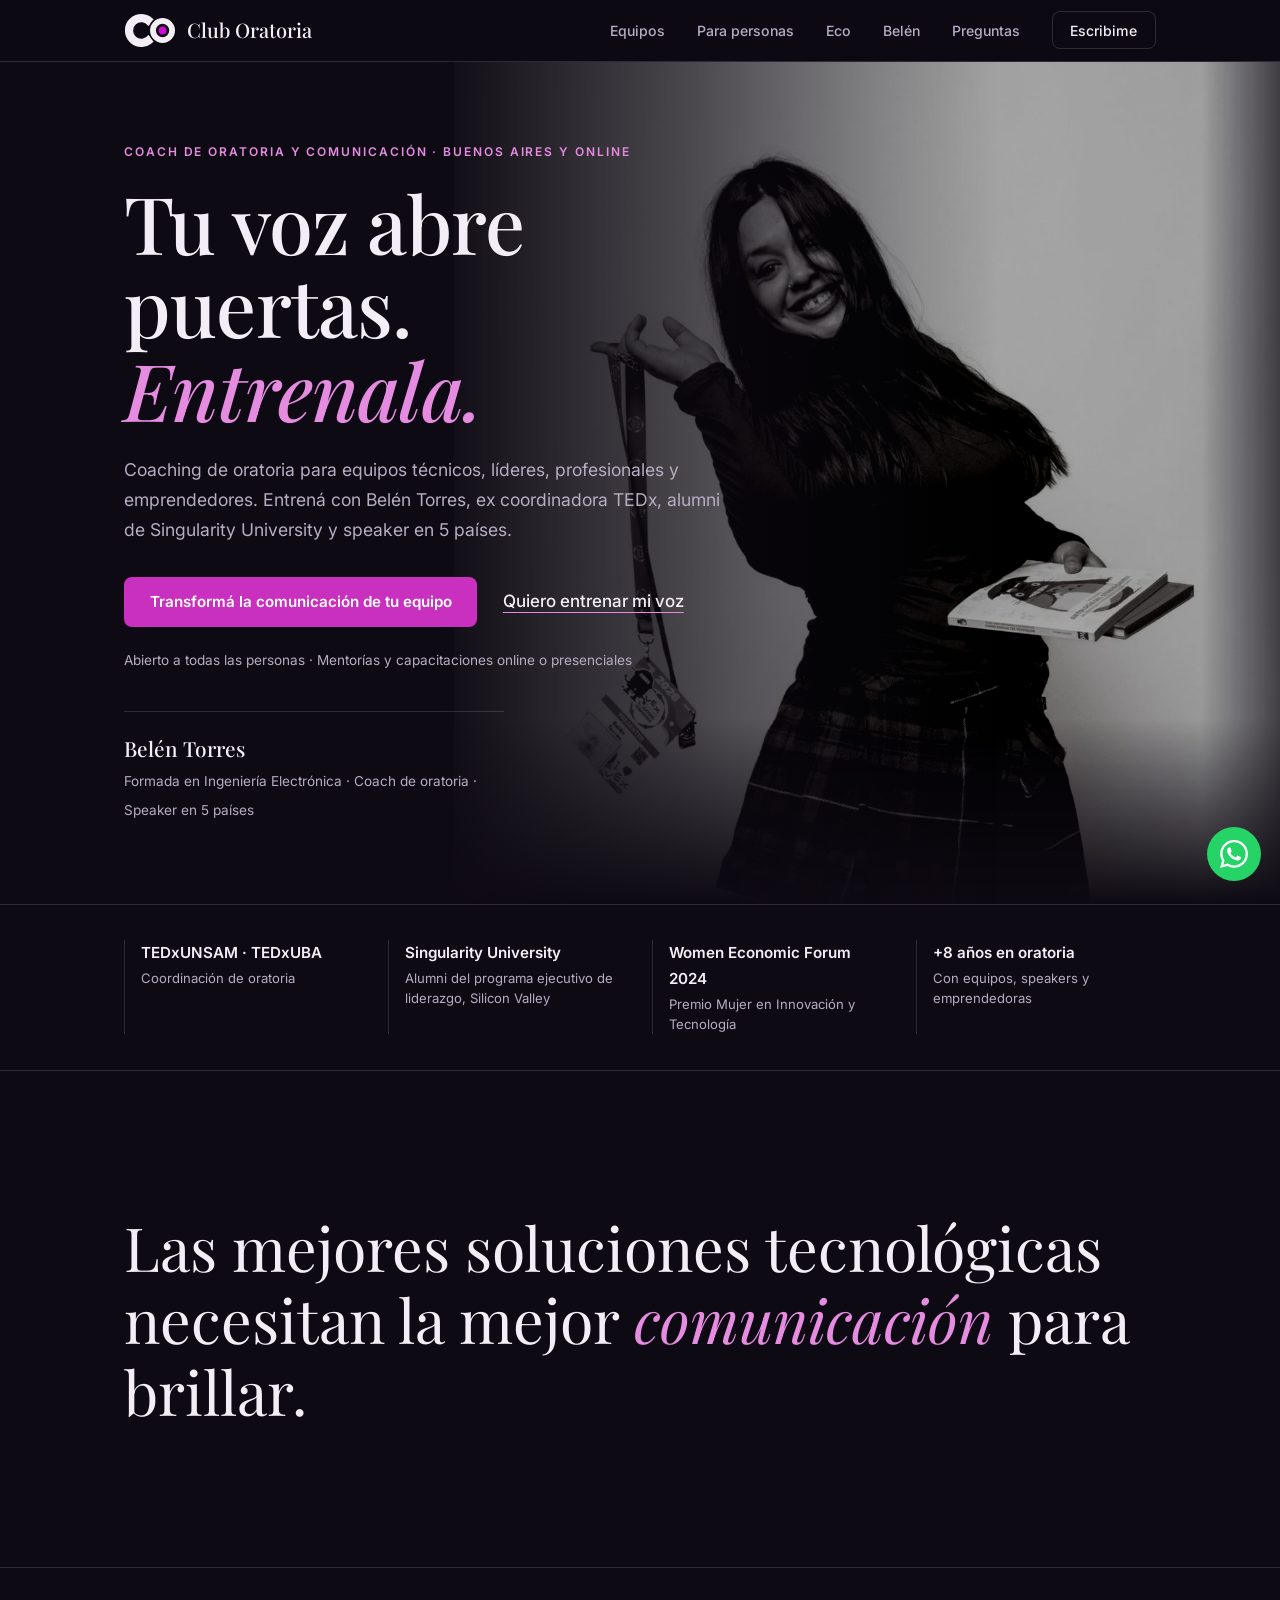
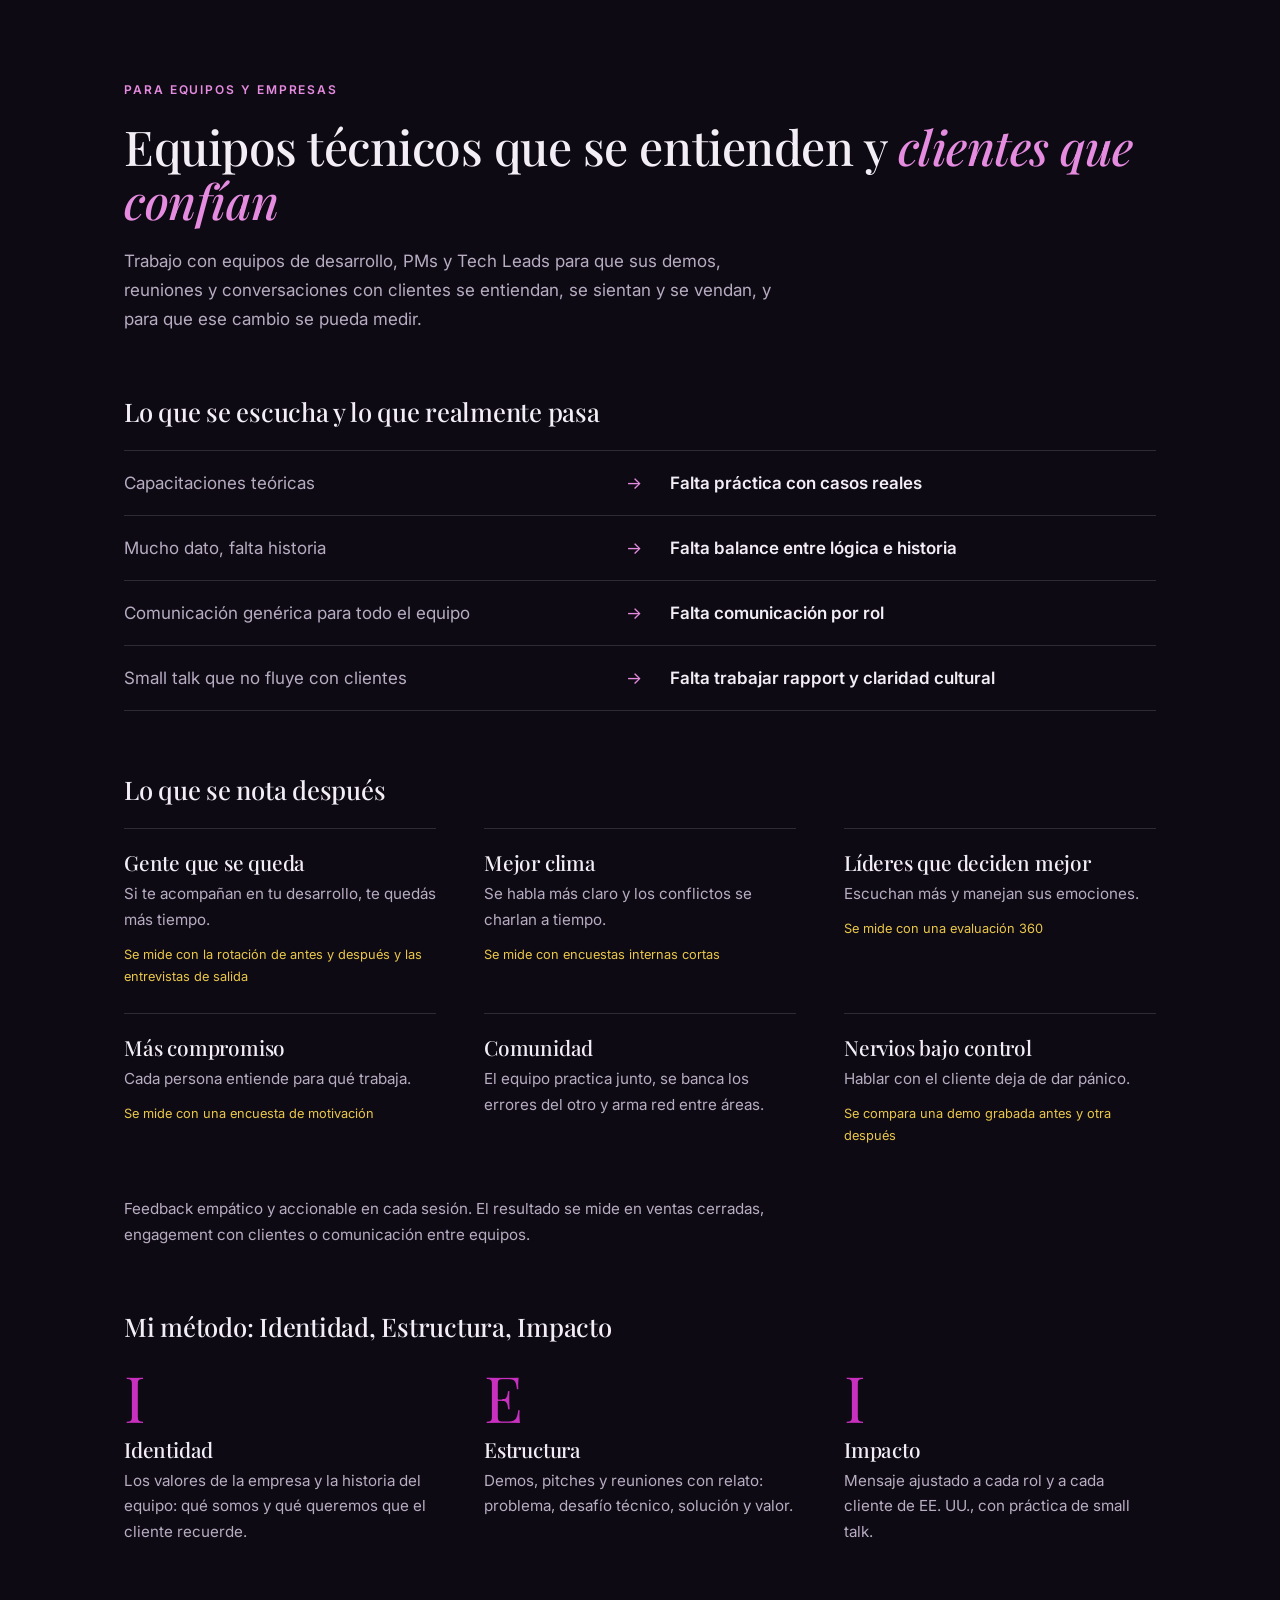
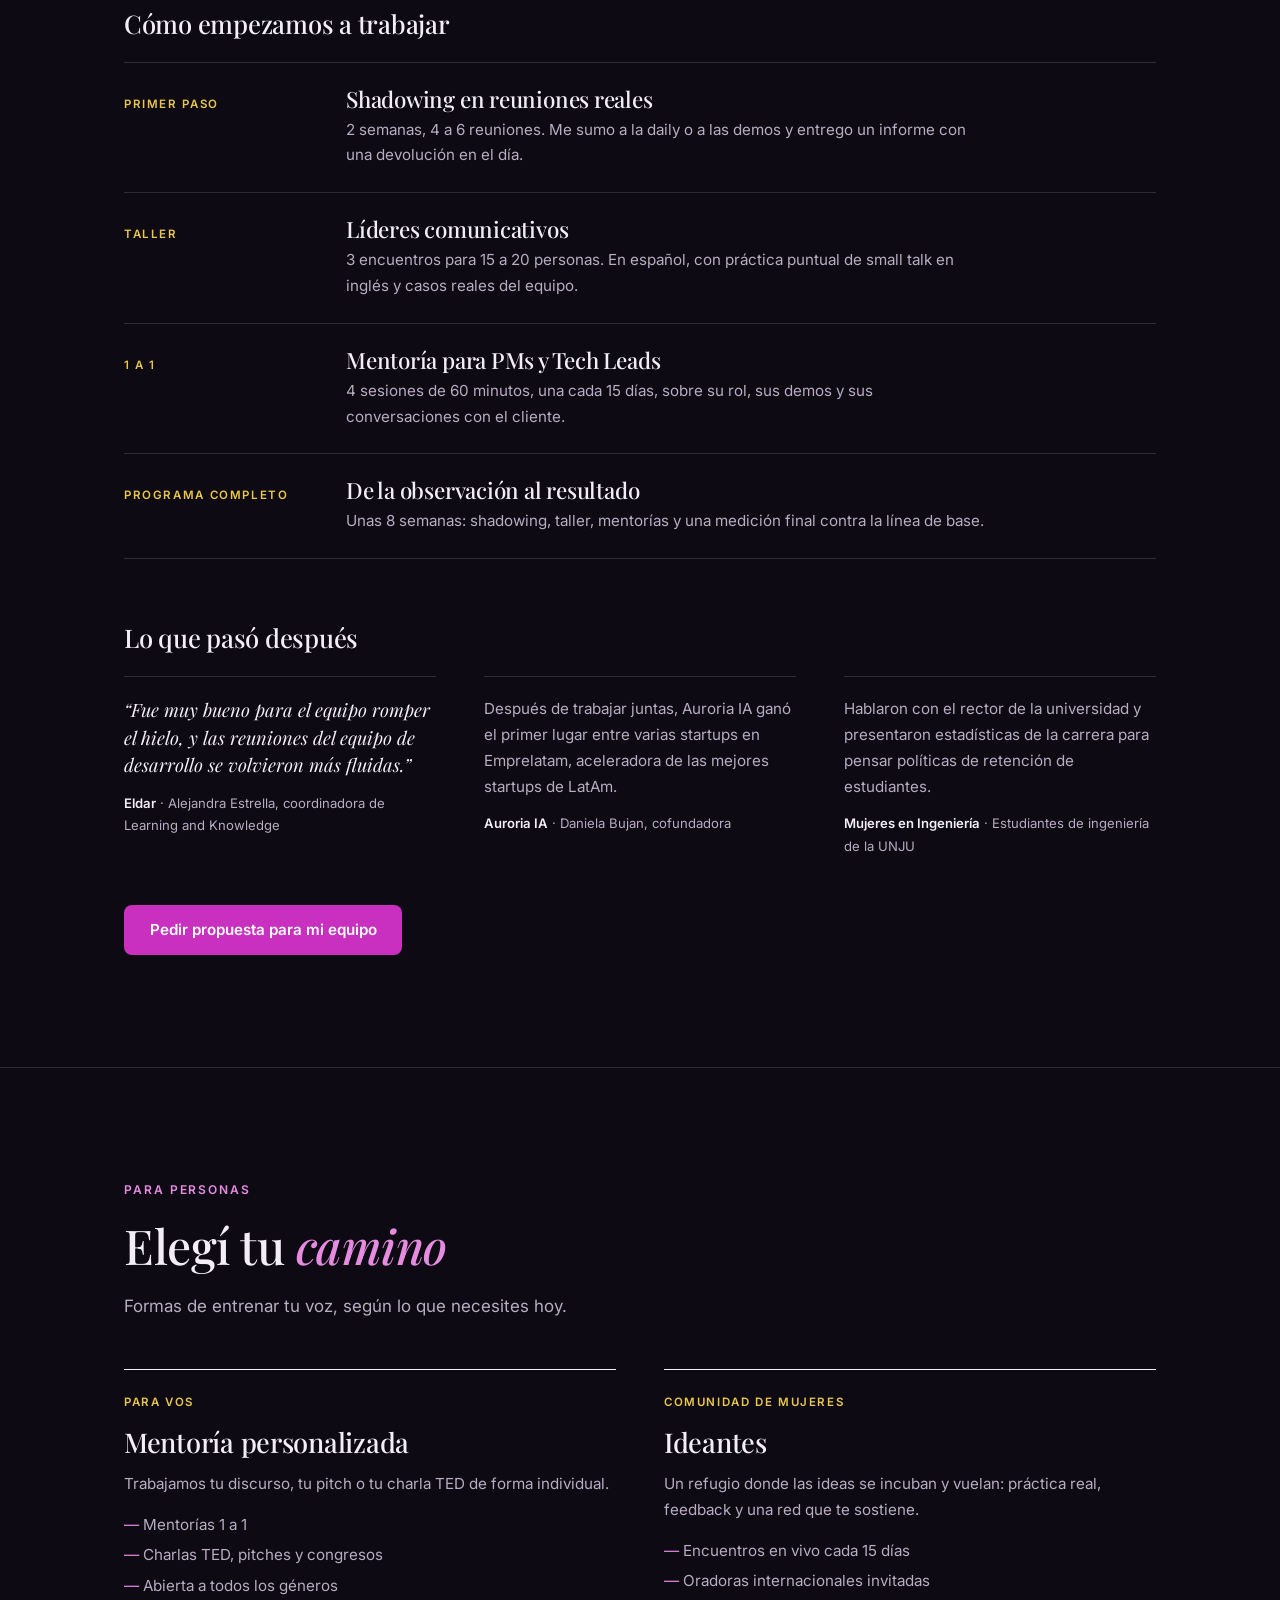
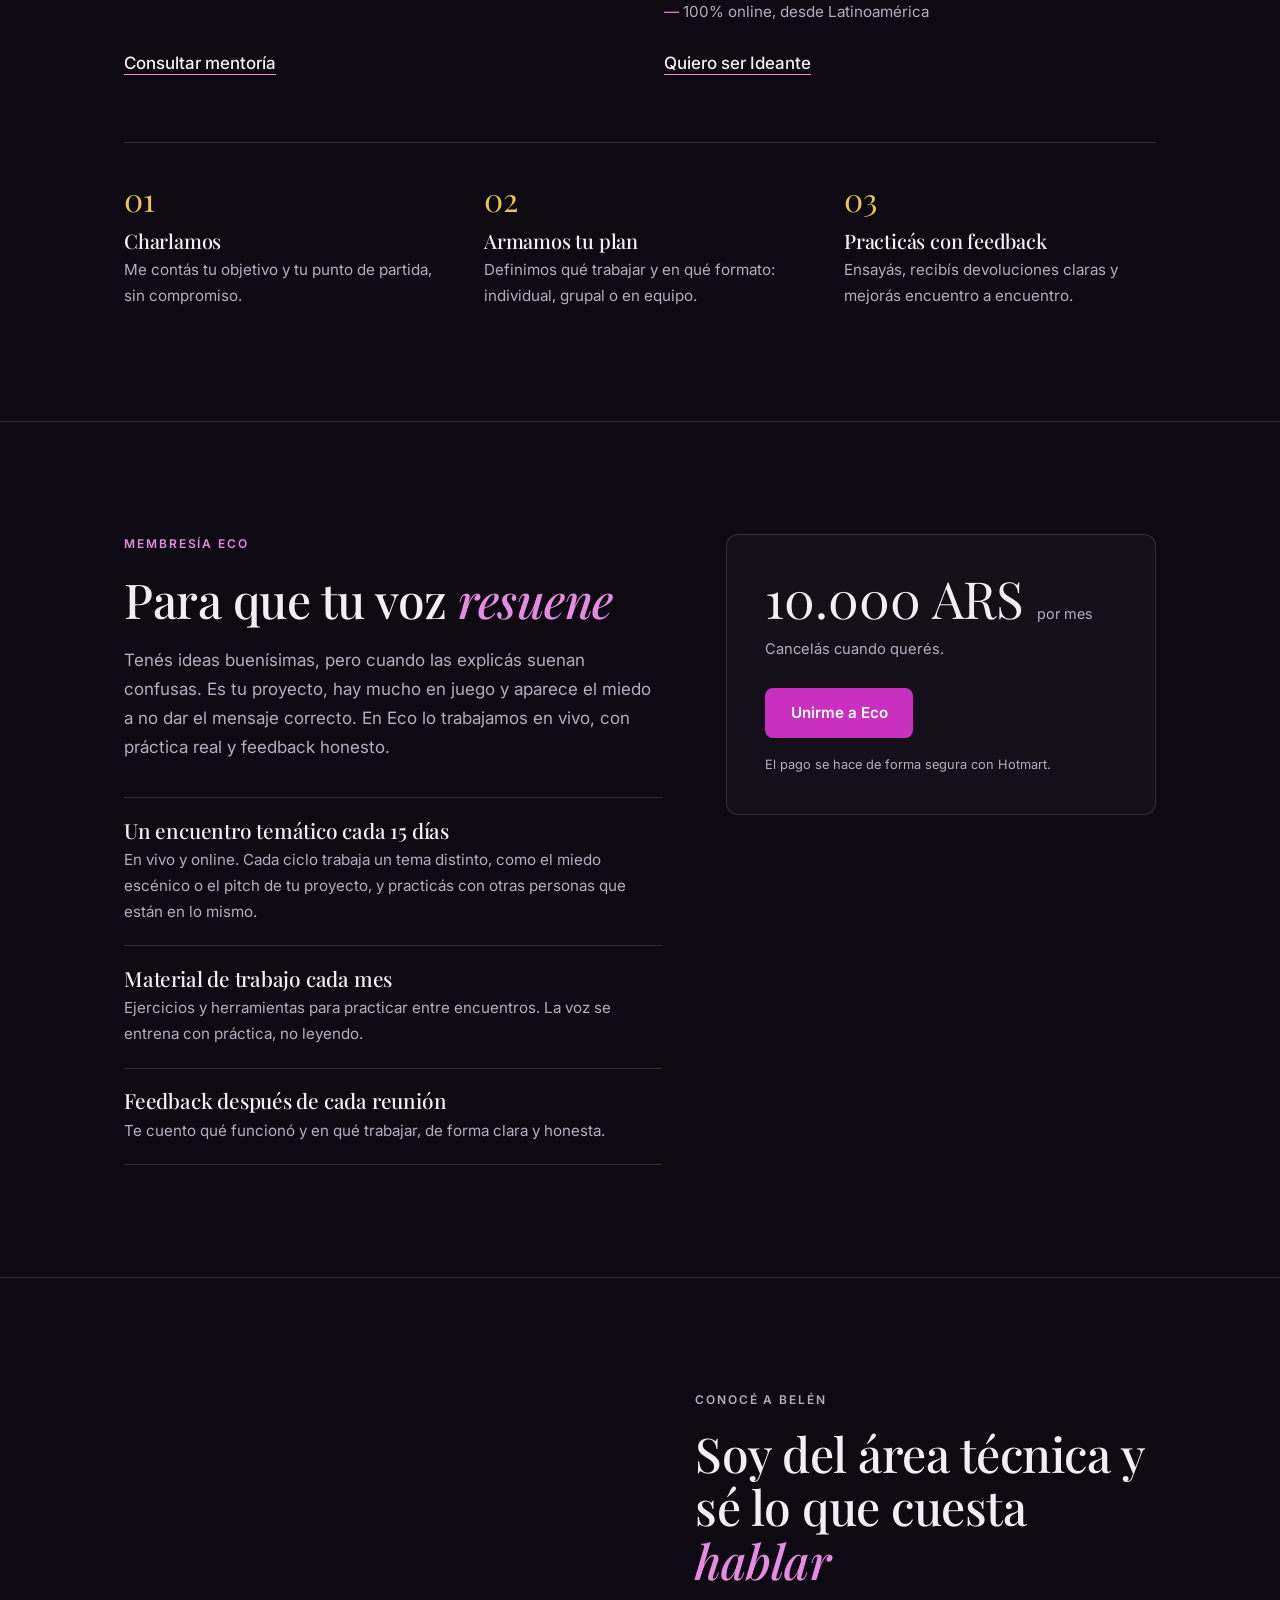
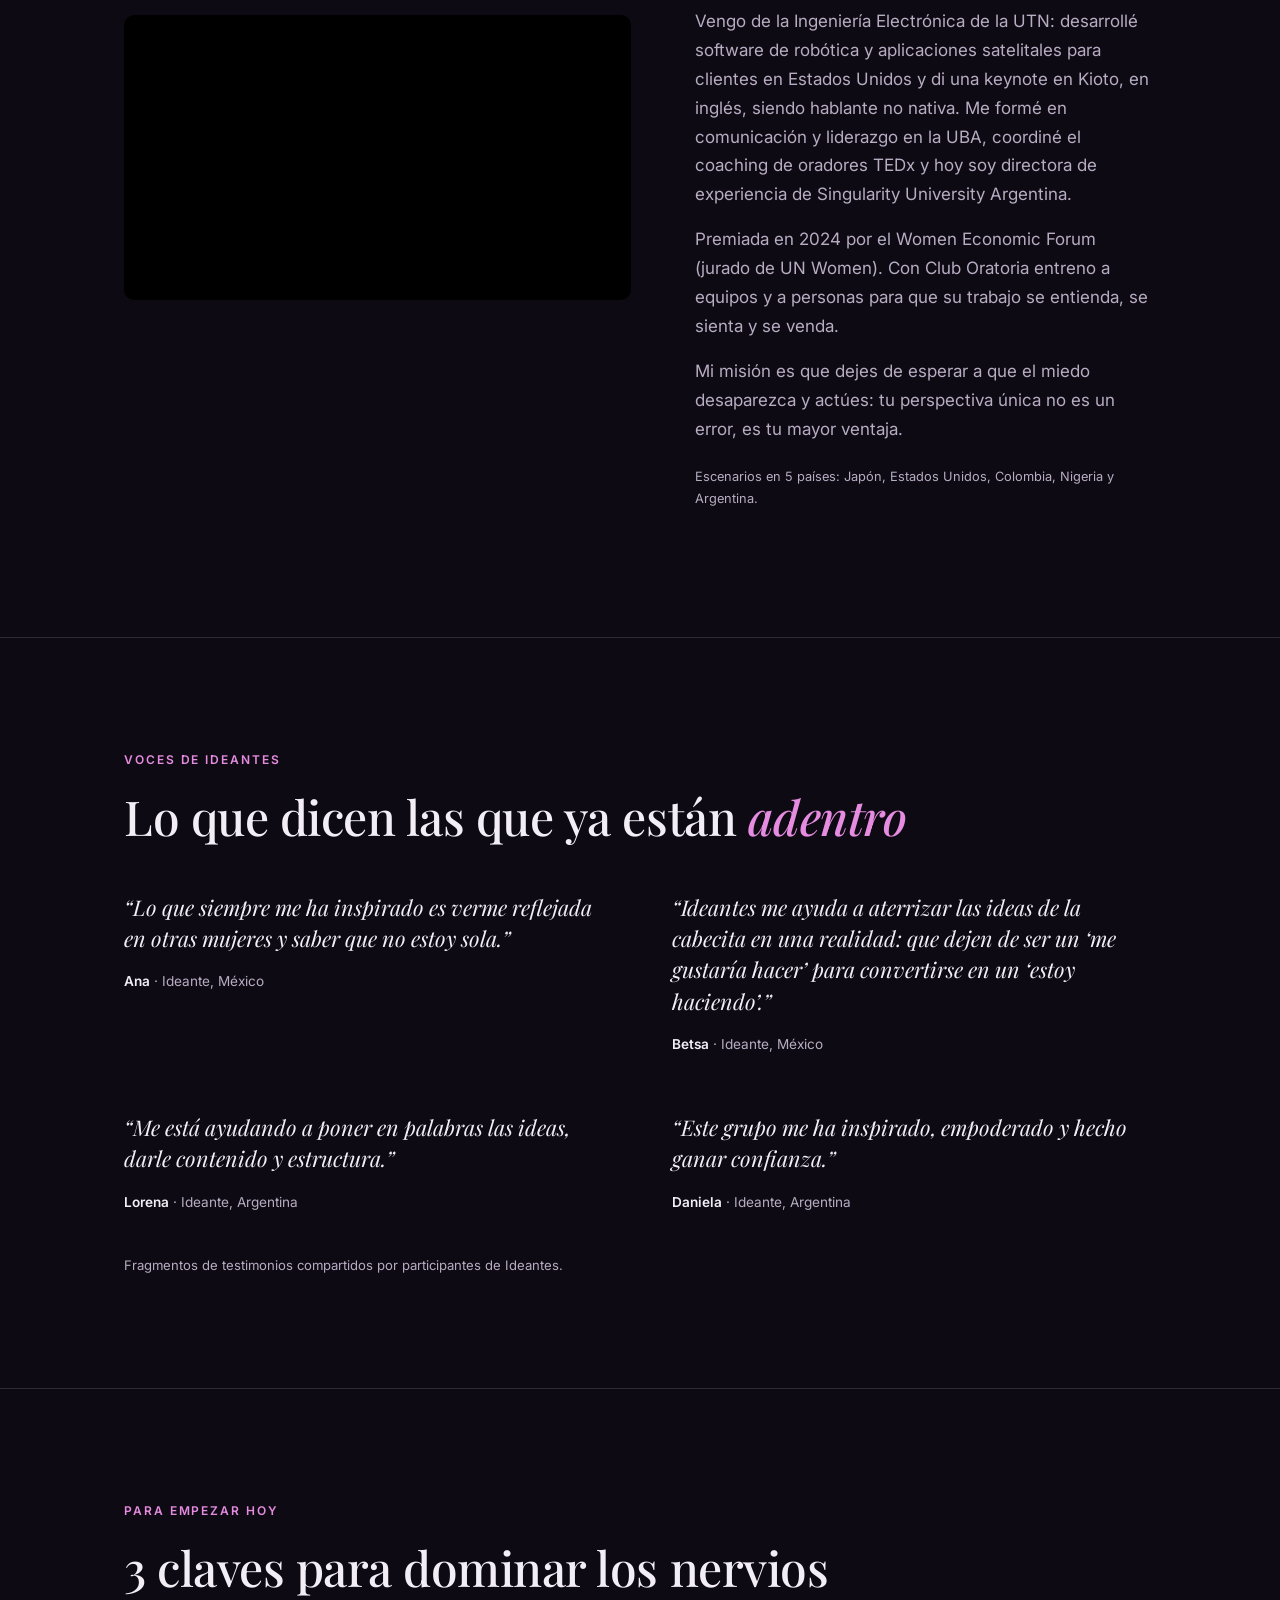
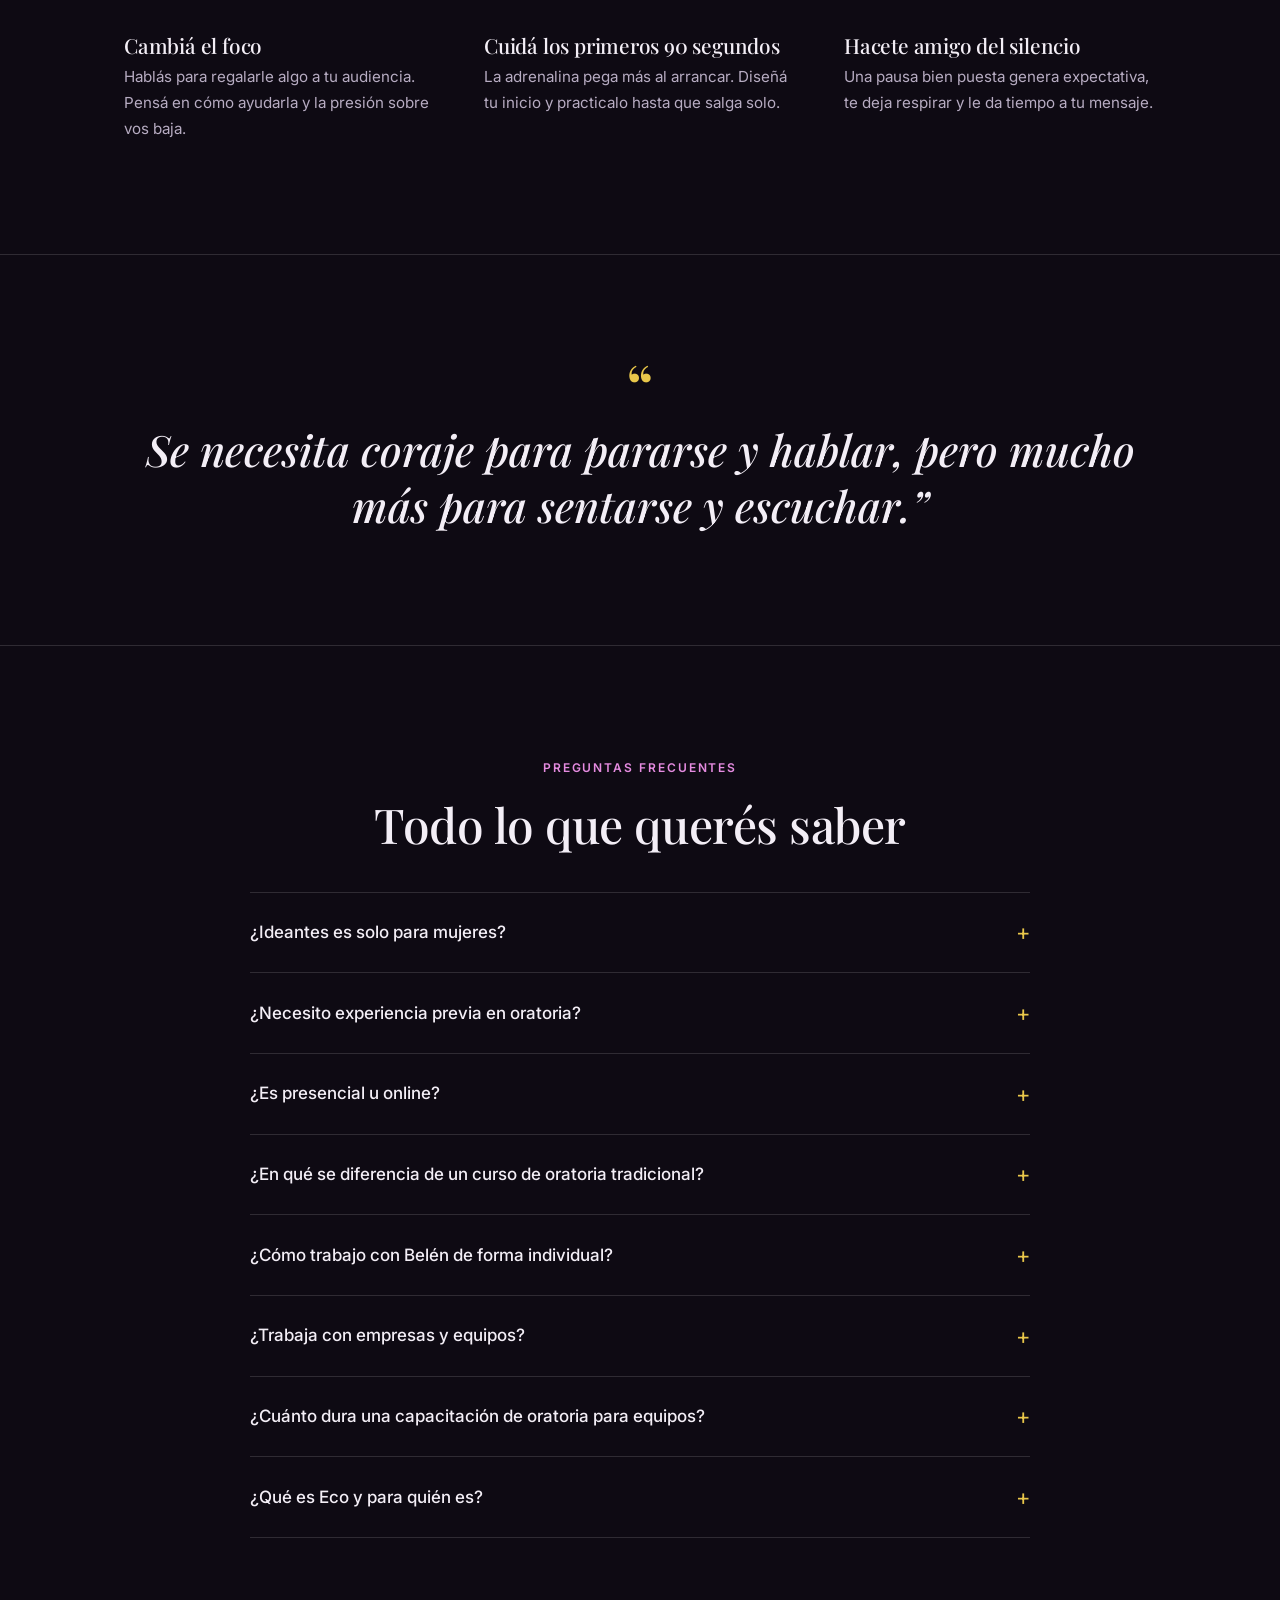
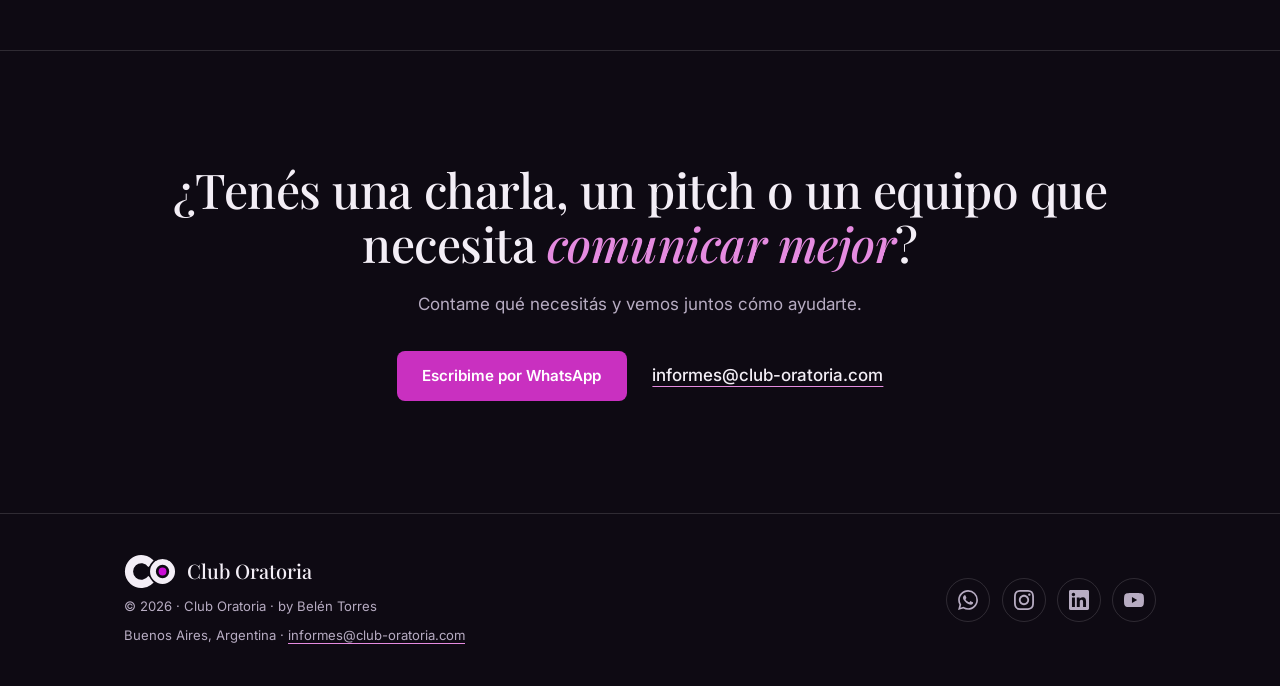
<file: index (10).html>
<!DOCTYPE html>
<html lang="es">
<head>
<meta charset="UTF-8">
<meta name="viewport" content="width=device-width, initial-scale=1.0">
<title>Coach de oratoria en Buenos Aires | Belén Torres – Club Oratoria</title>
<meta name="description" content="Coach de oratoria en Buenos Aires y online: mentorías 1 a 1, capacitaciones para equipos tech y membresía Eco. Con Belén Torres, ex coordinadora TEDx.">
<meta name="keywords" content="coach de oratoria, hablar en público, miedo a hablar en público, entrenadora de speakers, oratoria Argentina, Belén Torres, Club Oratoria, Ideantes, TEDx, capacitaciones oratoria empresas, comunicación efectiva">
<meta name="author" content="Belén Torres">
<meta name="robots" content="index, follow">
<meta property="og:title" content="Coach de oratoria en Buenos Aires | Belén Torres – Club Oratoria">
<meta property="og:description" content="Tu voz abre puertas. Entrenala con mentorías, capacitaciones para equipos e Ideantes.">
<meta property="og:type" content="website">
<meta property="og:url" content="https://www.club-oratoria.com">
<meta property="og:image" content="https://www.club-oratoria.com/preview.png">
<meta property="og:locale" content="es_AR">
<meta property="og:site_name" content="Club Oratoria">
<meta name="twitter:card" content="summary_large_image">
<link rel="canonical" href="https://www.club-oratoria.com">
<link rel="icon" href="data:image/svg+xml,%3Csvg xmlns='http://www.w3.org/2000/svg' viewBox='250 510 1460 980'%3E%3Crect x='250' y='510' width='1460' height='980' rx='160' fill='%23150633'/%3E%3Cpath d='M1028 811A347 347 0 1 0 1028 1189' fill='none' stroke='white' stroke-width='230'/%3E%3Ccircle cx='1332' cy='1000' r='395' fill='%23150633'/%3E%3Ccircle cx='1332' cy='1000' r='269' fill='none' stroke='white' stroke-width='164'/%3E%3Ccircle cx='1332' cy='1000' r='110' fill='%23C90BD4'/%3E%3C/svg%3E">
<script type="application/ld+json">
{"@context":"https://schema.org","@graph":[
{"@type":"Person","@id":"https://www.club-oratoria.com/#belen","name":"Belén Torres","jobTitle":"Coach de Oratoria y Comunicación","description":"Coach de oratoria y comunicación, ex coordinadora de oratoria TEDx, directora de experiencia de Singularity University Argentina y conferencista en 5 países.","url":"https://www.club-oratoria.com","image":"https://www.club-oratoria.com/preview.png","knowsAbout":["oratoria","hablar en público","storytelling","comunicación para equipos técnicos","liderazgo"],"alumniOf":[{"@type":"CollegeOrUniversity","name":"Universidad Tecnológica Nacional"}],"sameAs":["https://www.linkedin.com/in/anahi-belen-torres/","https://www.instagram.com/club_oratoria/","https://www.youtube.com/@club_oratoria"]},
{"@type":"ProfessionalService","@id":"https://www.club-oratoria.com/#org","name":"Club Oratoria","url":"https://www.club-oratoria.com","image":"https://www.club-oratoria.com/preview.png","description":"Coaching de oratoria y comunicación: mentorías 1 a 1, capacitaciones para equipos tech y la membresía Eco.","founder":{"@id":"https://www.club-oratoria.com/#belen"},"areaServed":[{"@type":"City","name":"Buenos Aires"},{"@type":"Country","name":"Argentina"}],"availableLanguage":"es","contactPoint":{"@type":"ContactPoint","email":"informes@club-oratoria.com","contactType":"customer service"},"sameAs":["https://www.instagram.com/club_oratoria/","https://www.youtube.com/@club_oratoria"],"makesOffer":{"@type":"Offer","name":"Eco, membresía mensual de oratoria y marca personal","price":"10000","priceCurrency":"ARS","url":"https://www.club-oratoria.com/#eco"}},
{"@type":"FAQPage","mainEntity":[
{"@type":"Question","name":"¿Ideantes es solo para mujeres?","acceptedAnswer":{"@type":"Answer","text":"Ideantes es una comunidad pensada para mujeres. Las mentorías, los talleres y las capacitaciones para equipos están abiertos a todas las personas."}},
{"@type":"Question","name":"¿Necesito experiencia previa en oratoria?","acceptedAnswer":{"@type":"Answer","text":"No. Lo único que necesitás es una idea que quieras desarrollar y ganas de aprender a comunicarla con impacto."}},
{"@type":"Question","name":"¿Es presencial u online?","acceptedAnswer":{"@type":"Answer","text":"Ideantes es 100% online y sincrónico, con encuentros en vivo cada 15 días. Las mentorías y capacitaciones pueden ser online o en Buenos Aires."}},
{"@type":"Question","name":"¿Cómo trabajo con Belén de forma individual?","acceptedAnswer":{"@type":"Answer","text":"Escribí por WhatsApp o a informes@club-oratoria.com para consultar disponibilidad de mentorías 1 a 1 o mentoría en proyectos como charlas TED o pitches."}},
{"@type":"Question","name":"¿Trabaja con empresas y equipos?","acceptedAnswer":{"@type":"Answer","text":"Sí. Dicta talleres de comunicación y oratoria para equipos y prepara a líderes para presentaciones de alto impacto."}},
{"@type":"Question","name":"¿Qué es Eco y para quién es?","acceptedAnswer":{"@type":"Answer","text":"Eco es la membresía accesible de Club Oratoria: por 10.000 ARS al mes tenés un encuentro temático en vivo cada 15 días, material de trabajo cada mes y feedback después de cada reunión. Cancelás cuando querés."}}
]}]}
</script>
<link rel="preconnect" href="https://fonts.googleapis.com">
<link rel="preconnect" href="https://fonts.gstatic.com" crossorigin>
<link href="https://fonts.googleapis.com/css2?family=Inter:wght@400;500;600&family=Playfair+Display:ital,wght@0,500;0,600;1,500&display=swap" rel="stylesheet">
<style>
:root{--bg:#0E0A13;--bg2:#141019;--tx:#F3EEF6;--mute:#B7ACC2;--line:rgba(243,238,246,.14);--acc:#C930C0;--accs:#E58BE0;--yel:#E9C74A}
*{box-sizing:border-box;margin:0;padding:0}
html{scroll-behavior:smooth;scroll-padding-top:84px}
body{font:400 1.0625rem/1.7 Inter,system-ui,sans-serif;background:var(--bg);color:var(--tx);overflow-x:hidden;-webkit-font-smoothing:antialiased}
a{color:inherit}
:focus-visible{outline:2px solid var(--accs);outline-offset:3px}
.wrap{max-width:1080px;margin:0 auto;padding:0 1.5rem}
section{padding:clamp(4rem,9vw,7rem) 0;border-top:1px solid var(--line)}
.eyebrow{font-size:.75rem;letter-spacing:.16em;text-transform:uppercase;font-weight:600;color:var(--accs);margin-bottom:1.2rem}
h1,h2,h3{font-family:"Playfair Display",Georgia,serif;font-weight:500;line-height:1.12;letter-spacing:-.01em}
h2{font-size:clamp(2rem,3.8vw,3rem);margin-bottom:1.2rem}
h1 em,h2 em{font-style:italic;color:var(--accs)}
.lead{color:var(--mute);max-width:40em}
.btn{display:inline-flex;align-items:center;justify-content:center;min-height:50px;padding:0 1.6rem;border-radius:8px;font-weight:600;font-size:.95rem;text-decoration:none;transition:background .2s,color .2s}
.btn-main{background:var(--acc);color:#fff}
.btn-main:hover{background:var(--tx);color:var(--bg)}
.link{font-weight:500;text-decoration:underline;text-decoration-color:var(--accs);text-underline-offset:.3em}
.link:hover{color:var(--accs)}
.actions{display:flex;gap:1.6rem;flex-wrap:wrap;align-items:center}
.logo{color:var(--tx);display:block}
.bar{background:var(--bg2);border-bottom:1px solid var(--line);text-align:center;font-size:.85rem;color:var(--mute);padding:.6rem 1rem}
.bar a{color:var(--tx);text-decoration:underline;text-decoration-color:var(--yel);text-underline-offset:.25em}
header{position:sticky;top:0;z-index:50;background:rgba(14,10,19,.92);backdrop-filter:blur(12px);border-bottom:1px solid var(--line)}
.nav{display:flex;align-items:center;justify-content:space-between;gap:1rem;padding:.8rem 1.5rem;max-width:1080px;margin:0 auto}
.brand{display:flex;align-items:center;gap:.7rem;text-decoration:none;font-family:"Playfair Display",Georgia,serif;font-size:1.25rem;font-weight:500}
#menu{display:flex;align-items:center;gap:2rem;list-style:none}
#menu a{text-decoration:none;font-size:.88rem;font-weight:500;color:var(--mute)}
#menu a:hover{color:var(--tx)}
#menu .nav-cta{color:var(--tx);border:1px solid var(--line);padding:.6rem 1.1rem;border-radius:8px}
#menu .nav-cta:hover{border-color:var(--accs)}
.menu-btn{display:none;background:none;border:1px solid var(--line);color:var(--tx);border-radius:8px;min-height:44px;padding:0 1rem;font:500 .88rem Inter,sans-serif}
.hero{border-top:0;padding:clamp(3rem,7vw,5.5rem) 0}
.hero .wrap{display:grid;grid-template-columns:1.3fr 1fr;gap:4rem;align-items:center}
.hero h1{font-size:clamp(2.8rem,6.2vw,5rem);line-height:1.05;margin-bottom:1.5rem}
.hero .lead{font-size:1.1rem;margin-bottom:2rem}
.micro{margin-top:1.4rem;font-size:.85rem;color:var(--mute)}
.photo img{width:100%;height:auto;aspect-ratio:960/1011;object-fit:cover;object-position:center top;border-radius:4px;display:block}
.cap{margin-top:.8rem;font-size:.8rem;color:var(--mute)}
.proof{padding:2.2rem 0}
.proof ul{list-style:none;display:grid;grid-template-columns:repeat(4,1fr);gap:1.5rem}
.proof li{border-left:1px solid var(--line);padding-left:1rem}
.proof b{display:block;font-size:.95rem;font-weight:600}
.proof small{display:block;font-size:.82rem;color:var(--mute);line-height:1.5;margin-top:.2rem}
.cols3{display:grid;grid-template-columns:repeat(3,1fr);gap:3rem;margin-top:3rem}
.col{border-top:1px solid var(--tx);padding-top:1.4rem;display:flex;flex-direction:column;gap:.9rem}
.tag{font-size:.72rem;letter-spacing:.14em;text-transform:uppercase;font-weight:600;color:var(--yel)}
.col h3{font-size:1.7rem}
.col p,.col li{color:var(--mute);font-size:.95rem}
.col ul{list-style:none;display:grid;gap:.3rem}
.col li::before{content:"\2014\00a0";color:var(--accs)}
.col .link{margin-top:auto;padding-top:.6rem;align-self:flex-start}
.steps{display:grid;grid-template-columns:repeat(3,1fr);gap:3rem;margin-top:4rem;padding-top:2.5rem;border-top:1px solid var(--line)}
.steps .n{font-family:"Playfair Display",Georgia,serif;font-size:2rem;color:var(--yel);line-height:1}
.steps h3{font-size:1.25rem;margin:.6rem 0 .3rem}
.steps p{color:var(--mute);font-size:.95rem}
.eco{display:grid;grid-template-columns:1.25fr 1fr;gap:4rem;align-items:start}
.items{margin-top:2.2rem}
.it{border-top:1px solid var(--line);padding:1.3rem 0}
.it:last-child{border-bottom:1px solid var(--line)}
.it h3{font-size:1.3rem;margin-bottom:.3rem}
.it p{color:var(--mute);font-size:.95rem}
.price{border:1px solid var(--line);background:var(--bg2);padding:2.4rem;border-radius:12px;position:sticky;top:100px}
.amt{font-family:"Playfair Display",Georgia,serif;font-size:3.2rem;line-height:1}
.amt small{font-family:Inter,sans-serif;font-size:.9rem;color:var(--mute)}
.terms{color:var(--mute);font-size:.92rem;margin:.8rem 0 1.6rem}
.safe{font-size:.8rem;color:var(--mute);margin-top:1rem}
.rows{margin-top:2.5rem}
.row{display:grid;grid-template-columns:190px 1fr;gap:2rem;padding:1.5rem 0;border-top:1px solid var(--line)}
.row:last-child{border-bottom:1px solid var(--line)}
.row .tag{padding-top:.5rem}
.row h3{font-size:1.4rem;margin-bottom:.3rem}
.row p{color:var(--mute);font-size:.95rem;max-width:42em}
.sub{font-size:1.6rem;margin:4rem 0 1.5rem}
.cols{display:grid;grid-template-columns:repeat(3,1fr);gap:3rem}
.m .l{font-family:"Playfair Display",Georgia,serif;font-size:4rem;line-height:1;color:var(--acc)}
.m h3{font-size:1.3rem;margin:.4rem 0}
.m p,.rs p,.rs blockquote{color:var(--mute);font-size:.95rem}
.rs{border-top:1px solid var(--line);padding-top:1.2rem}
.rs blockquote{font-family:"Playfair Display",Georgia,serif;font-style:italic;font-size:1.15rem;line-height:1.5;color:var(--tx)}
.rs cite{display:block;font-style:normal;font-size:.82rem;color:var(--mute);margin-top:.8rem}
.rs cite b{color:var(--tx);font-weight:600}
.about{display:grid;grid-template-columns:1.1fr 1fr;gap:4rem;align-items:center}
.video{position:relative;padding-bottom:56.25%;height:0;border-radius:10px;overflow:hidden;background:#000}
.video iframe{position:absolute;inset:0;width:100%;height:100%;border:0}
.about p{color:var(--mute);margin-bottom:1rem}
.about .cap{margin-top:1.4rem}
.quotes{display:grid;grid-template-columns:repeat(2,1fr);gap:3.5rem 4rem;margin-top:3rem}
.quotes blockquote{font-family:"Playfair Display",Georgia,serif;font-style:italic;font-size:1.35rem;line-height:1.45}
.quotes cite{display:block;font-style:normal;font-size:.85rem;color:var(--mute);margin-top:1rem}
.quotes cite b{color:var(--tx);font-weight:600}
.note{font-size:.82rem;color:var(--mute);margin-top:2.5rem}
.claves h3{font-size:1.3rem;margin-bottom:.4rem}
.claves p{color:var(--mute);font-size:.95rem}
.faq{max-width:780px;margin:2.5rem auto 0}
details{border-bottom:1px solid var(--line)}
details:first-child{border-top:1px solid var(--line)}
summary{list-style:none;cursor:pointer;display:flex;justify-content:space-between;gap:1rem;align-items:center;padding:1.3rem 0;font-weight:500}
summary::-webkit-details-marker{display:none}
summary::after{content:"+";color:var(--yel);font-size:1.4rem;font-weight:400;transition:transform .2s}
details[open] summary::after{transform:rotate(45deg)}
details p{color:var(--mute);font-size:.96rem;padding-bottom:1.3rem}
details a{color:var(--tx);text-decoration:underline;text-decoration-color:var(--accs)}
.center{text-align:center}
.center .lead{margin:0 auto}
.final .actions{justify-content:center;margin-top:2rem}
footer{border-top:1px solid var(--line);padding:2.5rem 0}
footer .wrap{display:flex;justify-content:space-between;align-items:center;flex-wrap:wrap;gap:1.5rem}
footer small{color:var(--mute);font-size:.82rem;display:block;margin-top:.4rem}
footer small a{color:var(--mute);text-decoration:underline;text-decoration-color:var(--accs);text-underline-offset:.2em}
footer small a:hover{color:var(--tx)}
.social{display:flex;gap:.7rem;flex-wrap:wrap}
.social a{width:44px;height:44px;display:inline-flex;align-items:center;justify-content:center;border:1px solid var(--line);border-radius:50%;color:var(--mute);transition:color .2s,border-color .2s}
.social a:hover{color:var(--tx);border-color:var(--accs)}
.social svg{width:20px;height:20px;fill:currentColor}
.wa{position:fixed;right:1.2rem;bottom:1.2rem;z-index:60;width:54px;height:54px;border-radius:50%;background:#25D366;display:flex;align-items:center;justify-content:center}
.cols2{grid-template-columns:repeat(2,1fr)}
.pr{display:grid;grid-template-columns:1fr 28px 1fr;gap:1rem;align-items:center;padding:1.1rem 0;border-top:1px solid var(--line)}
.pr:last-child{border-bottom:1px solid var(--line)}
.pr span{color:var(--mute)}
.pr i{font-style:normal;color:var(--accs)}
.pr b{font-weight:600}
.outs{display:grid;grid-template-columns:repeat(3,1fr);gap:0 3rem}
.out{border-top:1px solid var(--line);padding:1.4rem 0 1.6rem}
.out h3{font-size:1.3rem;margin-bottom:.4rem}
.out p{color:var(--mute);font-size:.95rem}
.how{display:block;margin-top:.7rem;font-size:.8rem;color:var(--yel)}
.fine{margin-top:1.5rem;color:var(--mute);font-size:.95rem;max-width:44em}
.quote{text-align:center}
.quote blockquote{font-family:"Playfair Display",Georgia,serif;font-style:italic;font-weight:500;font-size:clamp(1.7rem,3.6vw,2.7rem);line-height:1.3;max-width:24em;margin:0 auto}
.quote blockquote::before{content:"\201C";display:block;font-style:normal;font-size:4rem;line-height:.6;color:var(--yel);margin-bottom:1rem}
.hero{position:relative;overflow:hidden;min-height:clamp(580px,88vh,780px);display:flex;align-items:center;padding:clamp(3rem,7vw,5rem) 0}
.hero::before{content:"";position:absolute;inset:0;z-index:1;background:linear-gradient(90deg,var(--bg) 0%,var(--bg) 34%,rgba(14,10,19,.6) 54%,rgba(14,10,19,0) 78%)}
.hero .wrap{display:block;position:relative;z-index:2;width:100%}
.hero-img{position:absolute;top:0;right:0;height:100%;width:min(68%,880px);object-fit:cover;object-position:center top;z-index:0;filter:brightness(.72) contrast(1.18);transform:translateX(5%);-webkit-mask-image:linear-gradient(to top,transparent 0,#000 22%),linear-gradient(to left,transparent 0,#000 14%);-webkit-mask-composite:source-in;mask-image:linear-gradient(to top,transparent 0,#000 22%),linear-gradient(to left,transparent 0,#000 14%);mask-composite:intersect}
.hero-copy{max-width:600px}
.sig{margin-top:2.4rem;padding-top:1.2rem;border-top:1px solid var(--line);max-width:380px}
.sig b{display:block;font-family:"Playfair Display",Georgia,serif;font-size:1.3rem;font-weight:500}
.sig span{font-size:.85rem;color:var(--mute)}
.statement{padding:clamp(5rem,11vw,9rem) 0}
.statement p{font-family:"Playfair Display",Georgia,serif;font-size:clamp(2rem,4.8vw,3.8rem);line-height:1.18;max-width:19em}
.statement em{font-style:italic;color:var(--accs)}
.bar b{color:var(--yel);letter-spacing:.06em}
[hidden]{display:none!important}
.promo-tag{display:inline-block;font-size:.72rem;letter-spacing:.14em;text-transform:uppercase;font-weight:600;color:var(--bg);background:var(--yel);padding:.3rem .65rem;border-radius:6px;margin-bottom:1rem}
.amt s{font-size:1.7rem;color:var(--mute);margin-right:.5rem;text-decoration-color:var(--accs)}
.amt .u{font-family:Inter,sans-serif;font-size:.9rem;color:var(--mute)}
.code{display:flex;align-items:center;justify-content:space-between;gap:1rem;width:100%;margin:1.1rem 0 .3rem;padding:.75rem 1rem;border:1px dashed var(--yel);background:transparent;color:var(--tx);font:600 1rem Inter,sans-serif;letter-spacing:.14em;cursor:pointer;border-radius:8px}
.code em{font-style:normal;font-size:.8rem;letter-spacing:0;color:var(--yel);font-weight:500}
.code:hover{background:rgba(233,199,74,.08)}
.count{font-size:.85rem;color:var(--yel);margin:.6rem 0 0}
@media(max-width:860px){
 .hero{display:block;min-height:0;padding:0 0 3rem}
 .hero::before{display:none}
 .hero-img{position:relative;width:100%;height:440px;display:block;transform:none;-webkit-mask-image:linear-gradient(to top,transparent 0,#000 40%);mask-image:linear-gradient(to top,transparent 0,#000 40%)}
 .hero .wrap{margin-top:-90px}
 section{padding:3.5rem 0}
 .hero .wrap,.about,.eco{grid-template-columns:1fr;gap:2.5rem}
 .proof ul{grid-template-columns:1fr 1fr}
 .cols3,.steps,.cols,.quotes{grid-template-columns:1fr;gap:2.2rem}
 .row{grid-template-columns:1fr;gap:.3rem}
 .pr{grid-template-columns:1fr;gap:.2rem}.pr i{display:none}
 .outs{grid-template-columns:1fr}
 .price{position:static;padding:1.8rem}
 .menu-btn{display:inline-flex;align-items:center}
 #menu{display:none;position:absolute;top:100%;left:0;right:0;flex-direction:column;align-items:stretch;gap:0;background:var(--bg);border-bottom:1px solid var(--line);padding:.5rem 1.5rem 1rem}
 #menu.open{display:flex}
 #menu a{display:block;padding:.9rem 0}
 #menu .nav-cta{margin-top:.6rem;text-align:center}
 footer .wrap{flex-direction:column;text-align:center}
}
@media(prefers-reduced-motion:reduce){html{scroll-behavior:auto}.btn,summary::after{transition:none}}
</style>
</head>
<body>
<svg width="0" height="0" style="position:absolute" aria-hidden="true"><defs><symbol id="co" viewBox="250 510 1460 980"><mask id="cm" maskUnits="userSpaceOnUse" x="250" y="510" width="1460" height="980"><rect x="250" y="510" width="1460" height="980" fill="#fff"/><circle cx="1332" cy="1000" r="395" fill="#000"/></mask><path mask="url(#cm)" d="M1028 811A347 347 0 1 0 1028 1189" fill="none" stroke="currentColor" stroke-width="230"/><circle cx="1332" cy="1000" r="269" fill="none" stroke="currentColor" stroke-width="164"/><circle cx="1332" cy="1000" r="110" fill="#C90BD4"/></symbol></defs></svg>

<div class="bar" data-promo>Cyber Monday extendido · 15% OFF en Eco con el código <b>CLUB15</b> · hasta el 11 de noviembre · <a href="#eco">Quiero mi descuento</a></div>

<header>
<nav class="nav" aria-label="Navegación principal">
<a class="brand" href="#" aria-label="Club Oratoria, inicio"><svg class="logo" width="52" height="35" role="img" aria-label="Logo de Club Oratoria"><use href="#co"/></svg>Club Oratoria</a>
<button class="menu-btn" aria-expanded="false" aria-controls="menu">Menú</button>
<ul id="menu">
<li><a href="#equipos">Equipos</a></li>
<li><a href="#caminos">Para personas</a></li>
<li><a href="#eco">Eco</a></li>
<li><a href="#belen">Belén</a></li>
<li><a href="#faq">Preguntas</a></li>
<li><a class="nav-cta" href="https://wa.me/541126789589?text=Hola%20Bel%C3%A9n%2C%20vengo%20de%20tu%20web%20y%20quiero%20consultar." target="_blank" rel="noopener noreferrer">Escribime</a></li>
</ul>
</nav>
</header>

<main>
<section class="hero" aria-label="Inicio">
<img class="hero-img" src="[data-uri]" alt="Belén Torres, coach de oratoria y speaker internacional" width="1200" height="1200" fetchpriority="high">
<div class="wrap">
<div class="hero-copy">
<p class="eyebrow">Coach de oratoria y comunicación · Buenos Aires y online</p>
<h1>Tu voz abre puertas. <em>Entrenala.</em></h1>
<p class="lead">Coaching de oratoria para equipos técnicos, líderes, profesionales y emprendedores. Entrená con Belén Torres, ex coordinadora TEDx, alumni de Singularity University y speaker en 5 países.</p>
<div class="actions">
<a class="btn btn-main" href="#equipos">Transformá la comunicación de tu equipo</a>
<a class="link" href="#caminos">Quiero entrenar mi voz</a>
</div>
<p class="micro">Abierto a todas las personas · Mentorías y capacitaciones online o presenciales</p>
<div class="sig"><b>Belén Torres</b><span>Formada en Ingeniería Electrónica · Coach de oratoria · Speaker en 5 países</span></div>
</div>
</div>
</section>

<section class="proof" aria-label="Trayectoria">
<div class="wrap">
<ul>
<li><b>TEDxUNSAM · TEDxUBA</b><small>Coordinación de oratoria</small></li>
<li><b>Singularity University</b><small>Alumni del programa ejecutivo de liderazgo, Silicon Valley</small></li>
<li><b>Women Economic Forum 2024</b><small>Premio Mujer en Innovación y Tecnología</small></li>
<li><b>+8 años en oratoria</b><small>Con equipos, speakers y emprendedoras</small></li>
</ul>
</div>
</section>

<section class="statement" aria-label="Propuesta">
<div class="wrap">
<p>Las mejores soluciones tecnológicas necesitan la mejor <em>comunicación</em> para brillar.</p>
</div>
</section>

<section id="equipos" aria-labelledby="t-equipos">
<div class="wrap">
<p class="eyebrow">Para equipos y empresas</p>
<h2 id="t-equipos">Equipos técnicos que se entienden y <em>clientes que confían</em></h2>
<p class="lead">Trabajo con equipos de desarrollo, PMs y Tech Leads para que sus demos, reuniones y conversaciones con clientes se entiendan, se sientan y se vendan, y para que ese cambio se pueda medir.</p>
<h3 class="sub">Lo que se escucha y lo que realmente pasa</h3>
<div class="pain">
<div class="pr"><span>Capacitaciones teóricas</span><i>→</i><b>Falta práctica con casos reales</b></div>
<div class="pr"><span>Mucho dato, falta historia</span><i>→</i><b>Falta balance entre lógica e historia</b></div>
<div class="pr"><span>Comunicación genérica para todo el equipo</span><i>→</i><b>Falta comunicación por rol</b></div>
<div class="pr"><span>Small talk que no fluye con clientes</span><i>→</i><b>Falta trabajar rapport y claridad cultural</b></div>
</div>
<h3 class="sub">Lo que se nota después</h3>
<div class="outs">
<div class="out"><h3>Gente que se queda</h3><p>Si te acompañan en tu desarrollo, te quedás más tiempo.</p><span class="how">Se mide con la rotación de antes y después y las entrevistas de salida</span></div>
<div class="out"><h3>Mejor clima</h3><p>Se habla más claro y los conflictos se charlan a tiempo.</p><span class="how">Se mide con encuestas internas cortas</span></div>
<div class="out"><h3>Líderes que deciden mejor</h3><p>Escuchan más y manejan sus emociones.</p><span class="how">Se mide con una evaluación 360</span></div>
<div class="out"><h3>Más compromiso</h3><p>Cada persona entiende para qué trabaja.</p><span class="how">Se mide con una encuesta de motivación</span></div>
<div class="out"><h3>Comunidad</h3><p>El equipo practica junto, se banca los errores del otro y arma red entre áreas.</p></div>
<div class="out"><h3>Nervios bajo control</h3><p>Hablar con el cliente deja de dar pánico.</p><span class="how">Se compara una demo grabada antes y otra después</span></div>
</div>
<p class="fine">Feedback empático y accionable en cada sesión. El resultado se mide en ventas cerradas, engagement con clientes o comunicación entre equipos.</p>
<h3 class="sub">Mi método: Identidad, Estructura, Impacto</h3>
<div class="cols">
<div class="m"><span class="l">I</span><h3>Identidad</h3><p>Los valores de la empresa y la historia del equipo: qué somos y qué queremos que el cliente recuerde.</p></div>
<div class="m"><span class="l">E</span><h3>Estructura</h3><p>Demos, pitches y reuniones con relato: problema, desafío técnico, solución y valor.</p></div>
<div class="m"><span class="l">I</span><h3>Impacto</h3><p>Mensaje ajustado a cada rol y a cada cliente de EE. UU., con práctica de small talk.</p></div>
</div>
<h3 class="sub">Cómo empezamos a trabajar</h3>
<div class="rows" style="margin-top:0">
<div class="row"><span class="tag">Primer paso</span><div><h3>Shadowing en reuniones reales</h3><p>2 semanas, 4 a 6 reuniones. Me sumo a la daily o a las demos y entrego un informe con una devolución en el día.</p></div></div>
<div class="row"><span class="tag">Taller</span><div><h3>Líderes comunicativos</h3><p>3 encuentros para 15 a 20 personas. En español, con práctica puntual de small talk en inglés y casos reales del equipo.</p></div></div>
<div class="row"><span class="tag">1 a 1</span><div><h3>Mentoría para PMs y Tech Leads</h3><p>4 sesiones de 60 minutos, una cada 15 días, sobre su rol, sus demos y sus conversaciones con el cliente.</p></div></div>
<div class="row"><span class="tag">Programa completo</span><div><h3>De la observación al resultado</h3><p>Unas 8 semanas: shadowing, taller, mentorías y una medición final contra la línea de base.</p></div></div>
</div>
<h3 class="sub">Lo que pasó después</h3>
<div class="cols">
<figure class="rs"><blockquote>“Fue muy bueno para el equipo romper el hielo, y las reuniones del equipo de desarrollo se volvieron más fluidas.”</blockquote><figcaption><cite><b>Eldar</b> · Alejandra Estrella, coordinadora de Learning and Knowledge</cite></figcaption></figure>
<figure class="rs"><p>Después de trabajar juntas, Auroria IA ganó el primer lugar entre varias startups en Emprelatam, aceleradora de las mejores startups de LatAm.</p><figcaption><cite><b>Auroria IA</b> · Daniela Bujan, cofundadora</cite></figcaption></figure>
<figure class="rs"><p>Hablaron con el rector de la universidad y presentaron estadísticas de la carrera para pensar políticas de retención de estudiantes.</p><figcaption><cite><b>Mujeres en Ingeniería</b> · Estudiantes de ingeniería de la UNJU</cite></figcaption></figure>
</div>
<div class="actions" style="margin-top:3rem">
<a class="btn btn-main" href="https://wa.me/541126789589?text=Hola%20Bel%C3%A9n%2C%20quiero%20pedir%20una%20propuesta%20de%20capacitaci%C3%B3n%20para%20mi%20equipo." target="_blank" rel="noopener noreferrer">Pedir propuesta para mi equipo</a>
</div>
</div>
</section>

<section id="caminos" aria-labelledby="t-caminos">
<div class="wrap">
<p class="eyebrow">Para personas</p>
<h2 id="t-caminos">Elegí tu <em>camino</em></h2>
<p class="lead">Formas de entrenar tu voz, según lo que necesites hoy.</p>
<div class="cols3 cols2">
<article class="col">
<span class="tag">Para vos</span>
<h3>Mentoría personalizada</h3>
<p>Trabajamos tu discurso, tu pitch o tu charla TED de forma individual.</p>
<ul><li>Mentorías 1 a 1</li><li>Charlas TED, pitches y congresos</li><li>Abierta a todos los géneros</li></ul>
<a class="link" href="https://wa.me/541126789589?text=Hola%20Bel%C3%A9n%2C%20quiero%20consultar%20por%20una%20mentor%C3%ADa%20de%20oratoria." target="_blank" rel="noopener noreferrer">Consultar mentoría</a>
</article>
<article class="col">
<span class="tag">Comunidad de mujeres</span>
<h3>Ideantes</h3>
<p>Un refugio donde las ideas se incuban y vuelan: práctica real, feedback y una red que te sostiene.</p>
<ul><li>Encuentros en vivo cada 15 días</li><li>Oradoras internacionales invitadas</li><li>100% online, desde Latinoamérica</li></ul>
<a class="link" href="https://wa.me/541126789589?text=Hola%20Bel%C3%A9n%2C%20quiero%20ser%20Ideante." target="_blank" rel="noopener noreferrer">Quiero ser Ideante</a>
</article>
</div>
<div class="steps">
<div><span class="n">01</span><h3>Charlamos</h3><p>Me contás tu objetivo y tu punto de partida, sin compromiso.</p></div>
<div><span class="n">02</span><h3>Armamos tu plan</h3><p>Definimos qué trabajar y en qué formato: individual, grupal o en equipo.</p></div>
<div><span class="n">03</span><h3>Practicás con feedback</h3><p>Ensayás, recibís devoluciones claras y mejorás encuentro a encuentro.</p></div>
</div>
</div>
</section>

<section id="eco" aria-labelledby="t-eco">
<div class="wrap eco">
<div>
<p class="eyebrow">Membresía Eco</p>
<h2 id="t-eco">Para que tu voz <em>resuene</em></h2>
<p class="lead">Tenés ideas buenísimas, pero cuando las explicás suenan confusas. Es tu proyecto, hay mucho en juego y aparece el miedo a no dar el mensaje correcto. En Eco lo trabajamos en vivo, con práctica real y feedback honesto.</p>
<div class="items">
<div class="it"><h3>Un encuentro temático cada 15 días</h3><p>En vivo y online. Cada ciclo trabaja un tema distinto, como el miedo escénico o el pitch de tu proyecto, y practicás con otras personas que están en lo mismo.</p></div>
<div class="it"><h3>Material de trabajo cada mes</h3><p>Ejercicios y herramientas para practicar entre encuentros. La voz se entrena con práctica, no leyendo.</p></div>
<div class="it"><h3>Feedback después de cada reunión</h3><p>Te cuento qué funcionó y en qué trabajar, de forma clara y honesta.</p></div>
</div>
</div>
<aside class="price" aria-label="Precio de Eco">
<div data-promo>
<p class="promo-tag">Cyber Monday extendido</p>
<p class="amt"><s>10.000</s>8.500 <span class="u">ARS con el código</span></p>
<button class="code" type="button" id="copy-code" aria-label="Copiar el código CLUB15"><span>CLUB15</span><em>Copiar</em></button>
<p class="count" id="count"></p>
<p class="terms">Ahorrás 1.500 ARS. Cancelás cuando querés.</p>
</div>
<div data-regular hidden>
<p class="amt">10.000 ARS <small>por mes</small></p>
<p class="terms">Cancelás cuando querés.</p>
</div>
<script>function importHotmart(){var s=document.createElement('script');s.src='https://static.hotmart.com/checkout/widget.min.js';document.head.appendChild(s)}importHotmart();</script>
<a id="eco-cta" onclick="return false;" href="https://pay.hotmart.com/M104217722L?checkoutMode=2&amp;bid=1794145126906" class="hotmart-fb hotmart__button-checkout btn btn-main" style="display:inline-flex !important;background:#C930C0 !important;color:#fff !important;padding:0 1.6rem !important;border-radius:8px !important;text-decoration:none !important;font-weight:600 !important;font-family:inherit !important;min-height:50px !important;align-items:center !important;border:none !important;box-shadow:none !important;text-shadow:none !important">Unirme a Eco con 15% OFF</a>
<script>
(function(){
var END=new Date('2026-11-11T23:59:59-03:00').getTime();
var btn=document.getElementById('eco-cta'),cnt=document.getElementById('count');
function expire(){
 document.querySelectorAll('[data-promo]').forEach(function(e){e.hidden=true});
 document.querySelectorAll('[data-regular]').forEach(function(e){e.hidden=false});
 if(btn){btn.href="https://pay.hotmart.com/M104217722L?checkoutMode=2";btn.textContent='Unirme a Eco'}
}
function tick(){
 var d=END-Date.now();
 if(d<=0){expire();return false}
 var days=Math.floor(d/864e5),h=Math.floor(d%864e5/36e5),m=Math.floor(d%36e5/6e4);
 if(cnt)cnt.textContent='Termina en '+(days?days+(days>1?' días ':' día '):'')+h+' h '+m+' min';
 return true
}
if(END-Date.now()<=0){expire()}
document.addEventListener('DOMContentLoaded',function(){
 if(tick())setInterval(tick,30000);else expire();
 var cb=document.getElementById('copy-code');
 if(cb)cb.addEventListener('click',function(){
  var em=cb.querySelector('em');
  var done=function(){em.textContent='¡Copiado!';setTimeout(function(){em.textContent='Copiar'},2000)};
  if(navigator.clipboard&&navigator.clipboard.writeText){navigator.clipboard.writeText('CLUB15').then(done)}
  else{var t=document.createElement('textarea');t.value='CLUB15';document.body.appendChild(t);t.select();try{document.execCommand('copy')}catch(e){}document.body.removeChild(t);done()}
 });
});
})();
</script>
<p class="safe">El pago se hace de forma segura con Hotmart.</p>
</aside>
</div>
</section>

<section id="belen" aria-labelledby="t-belen">
<div class="wrap about">
<div class="video"><iframe src="https://www.youtube.com/embed/CCRZLchf7Vc" title="Club Oratoria: dominá el lenguaje y persuadí con éxito" loading="lazy" allow="accelerometer; clipboard-write; encrypted-media; gyroscope; picture-in-picture" allowfullscreen></iframe></div>
<div>
<p class="eyebrow">Conocé a Belén</p>
<h2 id="t-belen">Soy del área técnica y sé lo que cuesta <em>hablar</em></h2>
<p>Vengo de la Ingeniería Electrónica de la UTN: desarrollé software de robótica y aplicaciones satelitales para clientes en Estados Unidos y di una keynote en Kioto, en inglés, siendo hablante no nativa. Me formé en comunicación y liderazgo en la UBA, coordiné el coaching de oradores TEDx y hoy soy directora de experiencia de Singularity University Argentina.</p>
<p>Premiada en 2024 por el Women Economic Forum (jurado de UN Women). Con Club Oratoria entreno a equipos y a personas para que su trabajo se entienda, se sienta y se venda.</p>
<p>Mi misión es que dejes de esperar a que el miedo desaparezca y actúes: tu perspectiva única no es un error, es tu mayor ventaja.</p>
<p class="cap">Escenarios en 5 países: Japón, Estados Unidos, Colombia, Nigeria y Argentina.</p>
</div>
</div>
</section>

<section id="testimonios" aria-labelledby="t-test">
<div class="wrap">
<p class="eyebrow">Voces de Ideantes</p>
<h2 id="t-test">Lo que dicen las que ya están <em>adentro</em></h2>
<div class="quotes">
<figure><blockquote>“Lo que siempre me ha inspirado es verme reflejada en otras mujeres y saber que no estoy sola.”</blockquote><figcaption><cite><b>Ana</b> · Ideante, México</cite></figcaption></figure>
<figure><blockquote>“Ideantes me ayuda a aterrizar las ideas de la cabecita en una realidad: que dejen de ser un ‘me gustaría hacer’ para convertirse en un ‘estoy haciendo’.”</blockquote><figcaption><cite><b>Betsa</b> · Ideante, México</cite></figcaption></figure>
<figure><blockquote>“Me está ayudando a poner en palabras las ideas, darle contenido y estructura.”</blockquote><figcaption><cite><b>Lorena</b> · Ideante, Argentina</cite></figcaption></figure>
<figure><blockquote>“Este grupo me ha inspirado, empoderado y hecho ganar confianza.”</blockquote><figcaption><cite><b>Daniela</b> · Ideante, Argentina</cite></figcaption></figure>
</div>
<p class="note">Fragmentos de testimonios compartidos por participantes de Ideantes.</p>
</div>
</section>

<section aria-labelledby="t-claves">
<div class="wrap">
<p class="eyebrow">Para empezar hoy</p>
<h2 id="t-claves">3 claves para dominar los nervios</h2>
<div class="cols claves" style="margin-top:2.5rem">
<div><h3>Cambiá el foco</h3><p>Hablás para regalarle algo a tu audiencia. Pensá en cómo ayudarla y la presión sobre vos baja.</p></div>
<div><h3>Cuidá los primeros 90 segundos</h3><p>La adrenalina pega más al arrancar. Diseñá tu inicio y practicalo hasta que salga solo.</p></div>
<div><h3>Hacete amigo del silencio</h3><p>Una pausa bien puesta genera expectativa, te deja respirar y le da tiempo a tu mensaje.</p></div>
</div>
</div>
</section>

<section class="quote" aria-label="Frase">
<div class="wrap">
<blockquote>Se necesita coraje para pararse y hablar, pero mucho más para sentarse y escuchar.”</blockquote>
</div>
</section>

<section id="faq" aria-labelledby="t-faq">
<div class="wrap">
<p class="eyebrow center">Preguntas frecuentes</p>
<h2 id="t-faq" class="center">Todo lo que querés saber</h2>
<div class="faq">
<details><summary>¿Ideantes es solo para mujeres?</summary><p>Ideantes es una comunidad pensada para mujeres. Las mentorías, los talleres y las capacitaciones para equipos están abiertos a todas las personas.</p></details>
<details><summary>¿Necesito experiencia previa en oratoria?</summary><p>No, para nada. Lo único que necesitás es una idea que quieras desarrollar y ganas de aprender a comunicarla con impacto.</p></details>
<details><summary>¿Es presencial u online?</summary><p>Ideantes es 100% online y sincrónico, con encuentros en vivo cada 15 días, así que participan personas de Argentina, México y toda Latinoamérica. Las mentorías y capacitaciones pueden ser online o en Buenos Aires.</p></details>
<details><summary>¿En qué se diferencia de un curso de oratoria tradicional?</summary><p>No solo aprendés técnica: construís tu mensaje desde tu historia, practicás en un entorno seguro, recibís feedback real y sumás una comunidad que te sostiene.</p></details>
<details><summary>¿Cómo trabajo con Belén de forma individual?</summary><p>Escribile por <a href="https://wa.me/541126789589?text=Hola%20Bel%C3%A9n%2C%20quiero%20consultar%20por%20una%20mentor%C3%ADa." target="_blank" rel="noopener noreferrer">WhatsApp</a> o a <a href="mailto:informes@club-oratoria.com">informes@club-oratoria.com</a> para consultar disponibilidad de mentorías 1 a 1 o de mentoría en proyectos como charlas TED o pitches.</p></details>
<details><summary>¿Trabaja con empresas y equipos?</summary><p>Sí. Dicta talleres de comunicación y oratoria para equipos y prepara a líderes y directivos para presentaciones de alto impacto. Pedí una propuesta por <a href="https://wa.me/541126789589?text=Hola%20Bel%C3%A9n%2C%20quiero%20pedir%20una%20propuesta%20para%20mi%20equipo." target="_blank" rel="noopener noreferrer">WhatsApp</a> o por mail.</p></details>
<details><summary>¿Cuánto dura una capacitación de oratoria para equipos?</summary><p>Depende del objetivo. Puede ser un shadowing de 2 semanas para diagnosticar, un taller de 3 encuentros o un programa completo de unas 8 semanas, con medición final contra la línea de base.</p></details>
<details data-promo><summary>¿Cómo uso el código CLUB15?</summary><p>Al pagar en Hotmart, ingresá CLUB15 en el campo de cupón de descuento. Aplica a la membresía Eco y vale hasta el 11 de noviembre.</p></details>
<details><summary>¿Qué es Eco y para quién es?</summary><p>Eco es la membresía accesible de Club Oratoria. Por 10.000 ARS al mes tenés un encuentro temático en vivo cada 15 días, material de trabajo cada mes y feedback después de cada reunión. Es para quien tiene una idea o un proyecto que comunicar y quiere practicar con constancia, sin una inversión grande. Cancelás cuando querés.</p></details>
</div>
</div>
</section>

<section class="final center" aria-labelledby="t-final">
<div class="wrap">
<h2 id="t-final">¿Tenés una charla, un pitch o un equipo que necesita <em>comunicar mejor</em>?</h2>
<p class="lead">Contame qué necesitás y vemos juntos cómo ayudarte.</p>
<div class="actions">
<a class="btn btn-main" href="https://wa.me/541126789589?text=Hola%20Bel%C3%A9n%2C%20vengo%20de%20tu%20web%20y%20quiero%20consultar." target="_blank" rel="noopener noreferrer">Escribime por WhatsApp</a>
<a class="link" href="mailto:informes@club-oratoria.com">informes@club-oratoria.com</a>
</div>
</div>
</section>
</main>

<a class="wa" href="https://wa.me/541126789589?text=Hola%20Bel%C3%A9n%2C%20vengo%20de%20tu%20web%20y%20quiero%20consultar." target="_blank" rel="noopener noreferrer" aria-label="Escribir a Belén Torres por WhatsApp"><svg width="28" height="28" viewBox="0 0 24 24" fill="#fff" aria-hidden="true"><path d="M17.472 14.382c-.297-.149-1.758-.867-2.03-.967-.273-.099-.471-.148-.67.15-.197.297-.767.966-.94 1.164-.173.199-.347.223-.644.075-.297-.15-1.255-.463-2.39-1.475-.883-.788-1.48-1.761-1.653-2.059-.173-.297-.018-.458.13-.606.134-.133.298-.347.446-.52.149-.174.198-.298.298-.497.099-.198.05-.371-.025-.52-.075-.149-.669-1.612-.916-2.207-.242-.579-.487-.5-.669-.51-.173-.008-.371-.01-.57-.01-.198 0-.52.074-.792.372-.272.297-1.04 1.016-1.04 2.479 0 1.462 1.065 2.875 1.213 3.074.149.198 2.096 3.2 5.077 4.487.709.306 1.262.489 1.694.625.712.227 1.36.195 1.871.118.571-.085 1.758-.719 2.006-1.413.248-.694.248-1.289.173-1.413-.074-.124-.272-.198-.57-.347m-5.421 7.403h-.004a9.87 9.87 0 01-5.031-1.378l-.361-.214-3.741.982.998-3.648-.235-.374a9.86 9.86 0 01-1.51-5.26c.001-5.45 4.436-9.884 9.888-9.884 2.64 0 5.122 1.03 6.988 2.898a9.825 9.825 0 012.893 6.994c-.003 5.45-4.437 9.884-9.885 9.884m8.413-18.297A11.815 11.815 0 0012.05 0C5.495 0 .16 5.335.157 11.892c0 2.096.547 4.142 1.588 5.945L.057 24l6.305-1.654a11.882 11.882 0 005.683 1.448h.005c6.554 0 11.89-5.335 11.893-11.893a11.821 11.821 0 00-3.48-8.413z"/></svg></a>

<footer>
<div class="wrap">
<div><a class="brand" href="#" aria-label="Club Oratoria, volver arriba"><svg class="logo" width="52" height="35" aria-hidden="true"><use href="#co"/></svg>Club Oratoria</a><small>© <span id="y">2026</span> · Club Oratoria · by Belén Torres</small>
<small>Buenos Aires, Argentina · <a href="mailto:informes@club-oratoria.com">informes@club-oratoria.com</a></small></div>
<div class="social">
<a href="https://wa.me/541126789589" target="_blank" rel="noopener noreferrer" aria-label="WhatsApp" title="WhatsApp"><svg viewBox="0 0 24 24" aria-hidden="true"><path d="M17.472 14.382c-.297-.149-1.758-.867-2.03-.967-.273-.099-.471-.148-.67.15-.197.297-.767.966-.94 1.164-.173.199-.347.223-.644.075-.297-.15-1.255-.463-2.39-1.475-.883-.788-1.48-1.761-1.653-2.059-.173-.297-.018-.458.13-.606.134-.133.298-.347.446-.52.149-.174.198-.298.298-.497.099-.198.05-.371-.025-.52-.075-.149-.669-1.612-.916-2.207-.242-.579-.487-.5-.669-.51-.173-.008-.371-.01-.57-.01-.198 0-.52.074-.792.372-.272.297-1.04 1.016-1.04 2.479 0 1.462 1.065 2.875 1.213 3.074.149.198 2.096 3.2 5.077 4.487.709.306 1.262.489 1.694.625.712.227 1.36.195 1.871.118.571-.085 1.758-.719 2.006-1.413.248-.694.248-1.289.173-1.413-.074-.124-.272-.198-.57-.347m-5.421 7.403h-.004a9.87 9.87 0 01-5.031-1.378l-.361-.214-3.741.982.998-3.648-.235-.374a9.86 9.86 0 01-1.51-5.26c.001-5.45 4.436-9.884 9.888-9.884 2.64 0 5.122 1.03 6.988 2.898a9.825 9.825 0 012.893 6.994c-.003 5.45-4.437 9.884-9.885 9.884m8.413-18.297A11.815 11.815 0 0012.05 0C5.495 0 .16 5.335.157 11.892c0 2.096.547 4.142 1.588 5.945L.057 24l6.305-1.654a11.882 11.882 0 005.683 1.448h.005c6.554 0 11.89-5.335 11.893-11.893a11.821 11.821 0 00-3.48-8.413z"/></svg></a>
<a href="https://www.instagram.com/club_oratoria/" target="_blank" rel="noopener noreferrer" aria-label="Instagram" title="Instagram"><svg viewBox="0 0 24 24" aria-hidden="true"><path d="M12 2.163c3.204 0 3.584.012 4.85.07 3.252.148 4.771 1.691 4.919 4.919.058 1.265.069 1.645.069 4.849 0 3.205-.012 3.584-.069 4.849-.149 3.225-1.664 4.771-4.919 4.919-1.266.058-1.644.07-4.85.07-3.204 0-3.584-.012-4.849-.07-3.26-.149-4.771-1.699-4.919-4.92-.058-1.265-.07-1.644-.07-4.849 0-3.204.013-3.583.07-4.849.149-3.227 1.664-4.771 4.919-4.919 1.266-.057 1.645-.069 4.849-.069zm0-2.163c-3.259 0-3.667.014-4.947.072-4.358.2-6.78 2.618-6.98 6.98-.059 1.281-.073 1.689-.073 4.948 0 3.259.014 3.668.072 4.948.2 4.358 2.618 6.78 6.98 6.98 1.281.058 1.689.072 4.948.072 3.259 0 3.668-.014 4.948-.072 4.354-.2 6.782-2.618 6.979-6.98.059-1.28.073-1.689.073-4.948 0-3.259-.014-3.667-.072-4.947-.196-4.354-2.617-6.78-6.979-6.98-1.281-.059-1.69-.073-4.949-.073zm0 5.838c-3.403 0-6.162 2.759-6.162 6.162s2.759 6.163 6.162 6.163 6.162-2.759 6.162-6.163c0-3.403-2.759-6.162-6.162-6.162zm0 10.162c-2.209 0-4-1.79-4-4 0-2.209 1.791-4 4-4s4 1.791 4 4c0 2.21-1.791 4-4 4zm6.406-11.845c-.796 0-1.441.645-1.441 1.44s.645 1.44 1.441 1.44c.795 0 1.439-.645 1.439-1.44s-.644-1.44-1.439-1.44z"/></svg></a>
<a href="https://www.linkedin.com/in/anahi-belen-torres/" target="_blank" rel="noopener noreferrer" aria-label="LinkedIn" title="LinkedIn"><svg viewBox="0 0 24 24" aria-hidden="true"><path d="M20.447 20.452h-3.554v-5.569c0-1.328-.027-3.037-1.852-3.037-1.853 0-2.136 1.445-2.136 2.939v5.667H9.351V9h3.414v1.561h.046c.477-.9 1.637-1.85 3.37-1.85 3.601 0 4.267 2.37 4.267 5.455v6.286zM5.337 7.433c-1.144 0-2.063-.926-2.063-2.065 0-1.138.92-2.063 2.063-2.063 1.14 0 2.064.925 2.064 2.063 0 1.139-.925 2.065-2.064 2.065zm1.782 13.019H3.555V9h3.564v11.452zM22.225 0H1.771C.792 0 0 .774 0 1.729v20.542C0 23.227.792 24 1.771 24h20.451C23.2 24 24 23.227 24 22.271V1.729C24 .774 23.2 0 22.222 0h.003z"/></svg></a>
<a href="https://www.youtube.com/@club_oratoria" target="_blank" rel="noopener noreferrer" aria-label="YouTube" title="YouTube"><svg viewBox="0 0 24 24" aria-hidden="true"><path d="M23.498 6.186a3.016 3.016 0 0 0-2.122-2.136C19.505 3.545 12 3.545 12 3.545s-7.505 0-9.377.505A3.017 3.017 0 0 0 .502 6.186C0 8.07 0 12 0 12s0 3.93.502 5.814a3.016 3.016 0 0 0 2.122 2.136c1.871.505 9.376.505 9.376.505s7.505 0 9.377-.505a3.015 3.015 0 0 0 2.122-2.136C24 15.93 24 12 24 12s0-3.93-.502-5.814zM9.545 15.568V8.432L15.818 12l-6.273 3.568z"/></svg></a>
</div>
</div>
</footer>

<script>
document.getElementById('y').textContent=new Date().getFullYear();
var b=document.querySelector('.menu-btn'),m=document.getElementById('menu');
b.addEventListener('click',function(){var o=m.classList.toggle('open');b.setAttribute('aria-expanded',o)});
m.addEventListener('click',function(e){if(e.target.tagName==='A'){m.classList.remove('open');b.setAttribute('aria-expanded','false')}});
</script>
</body>
</html>
</file>
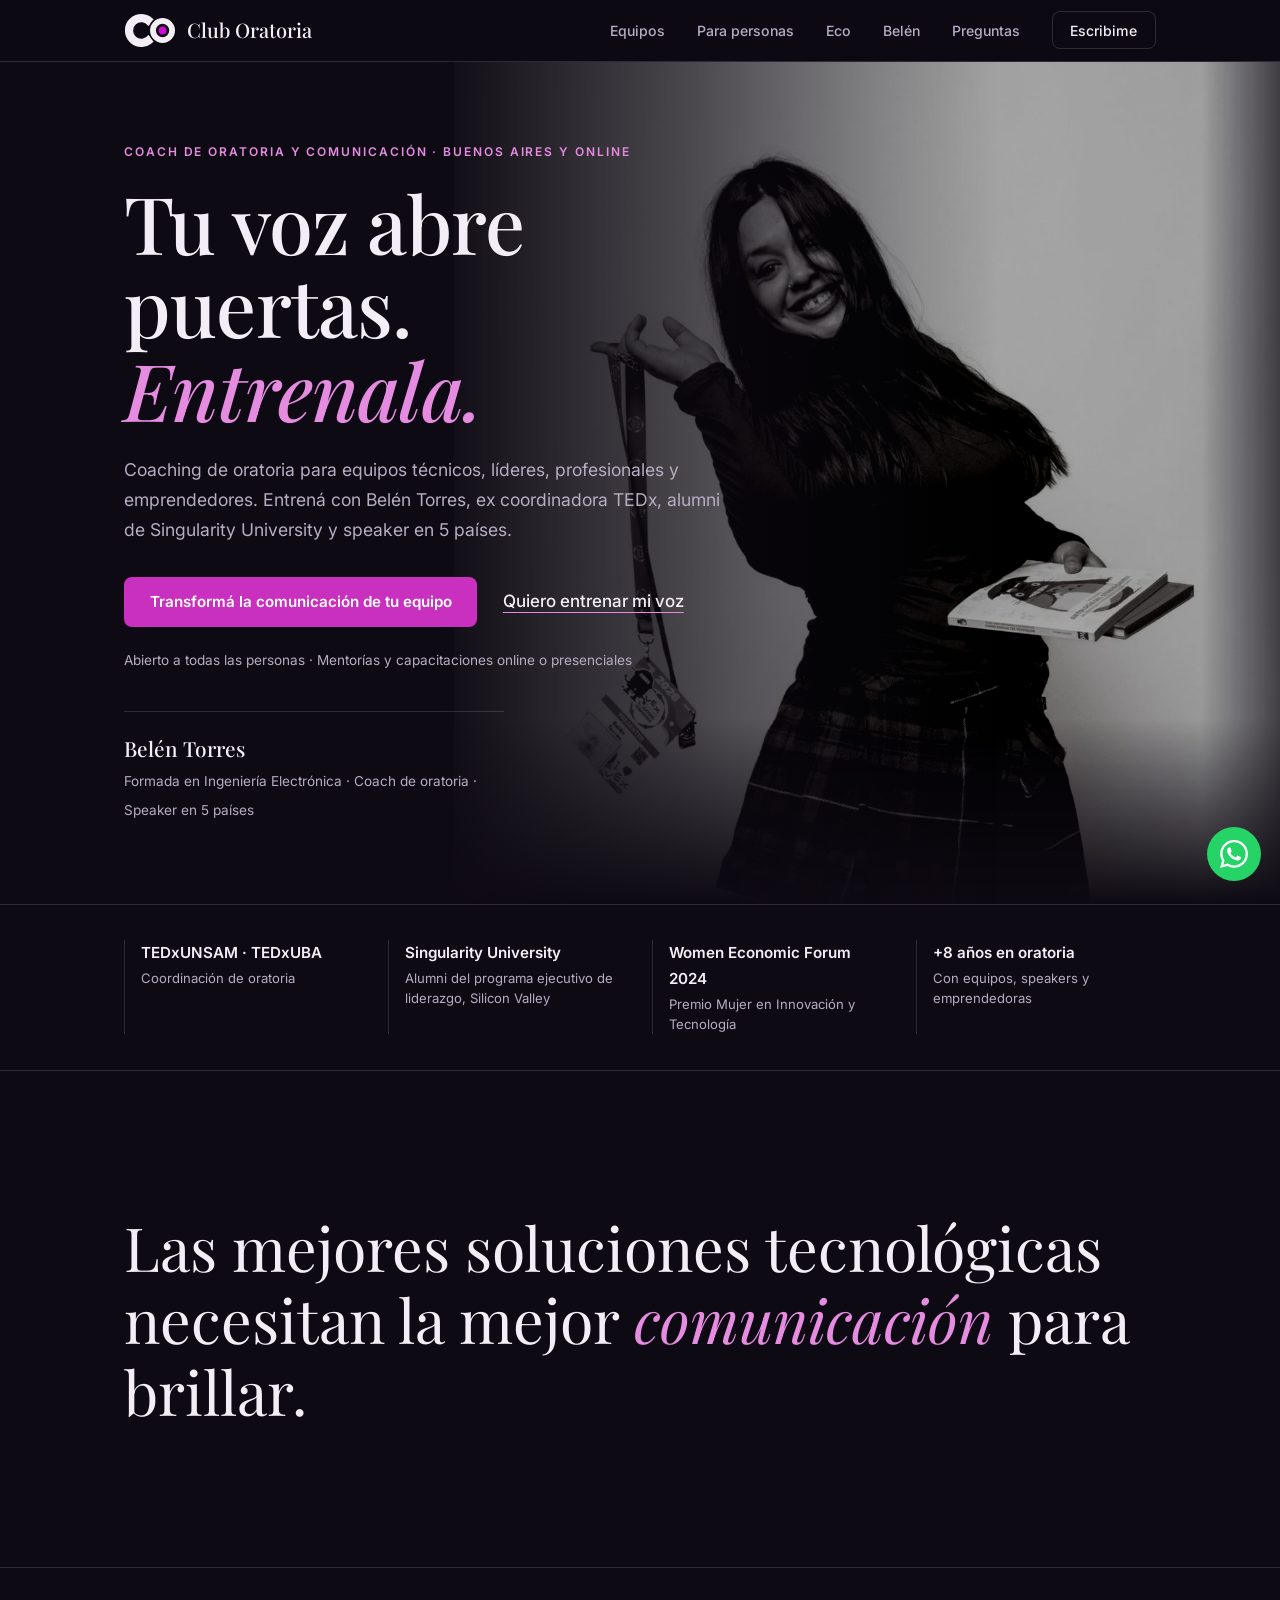
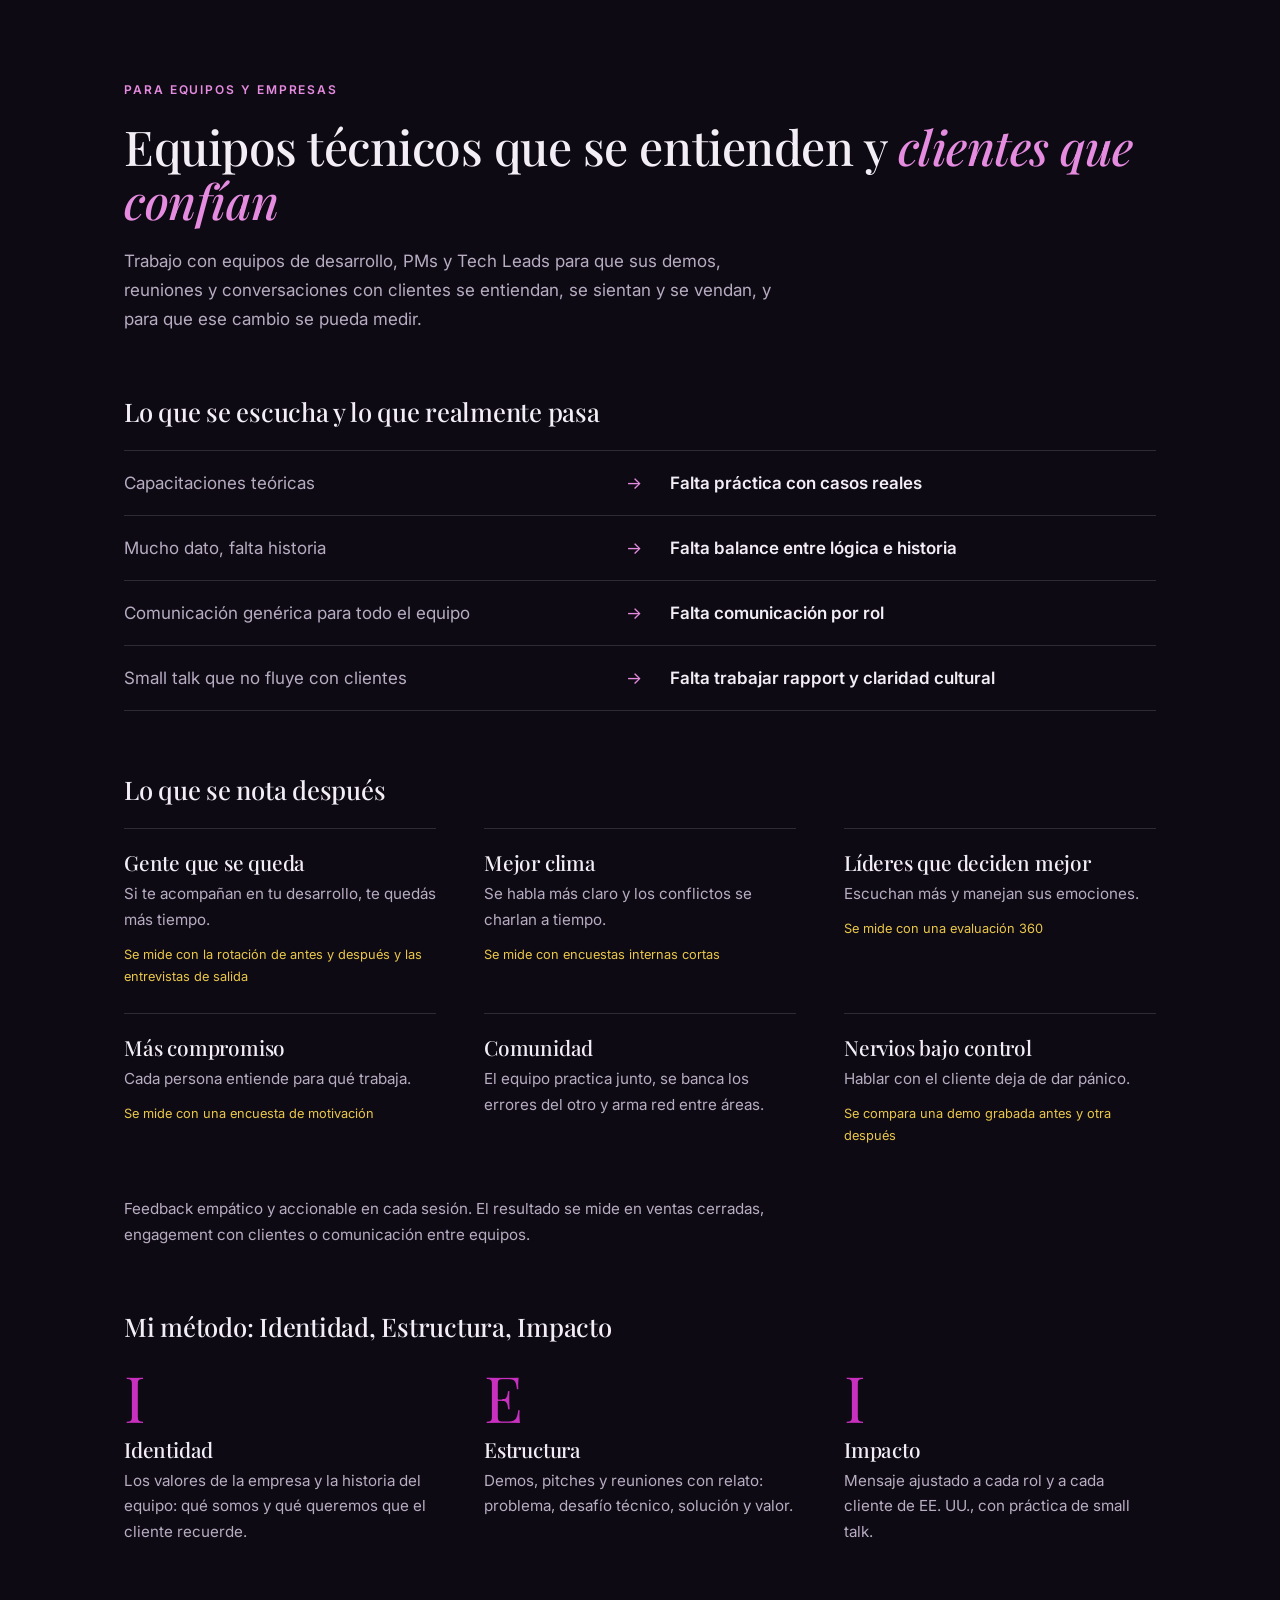
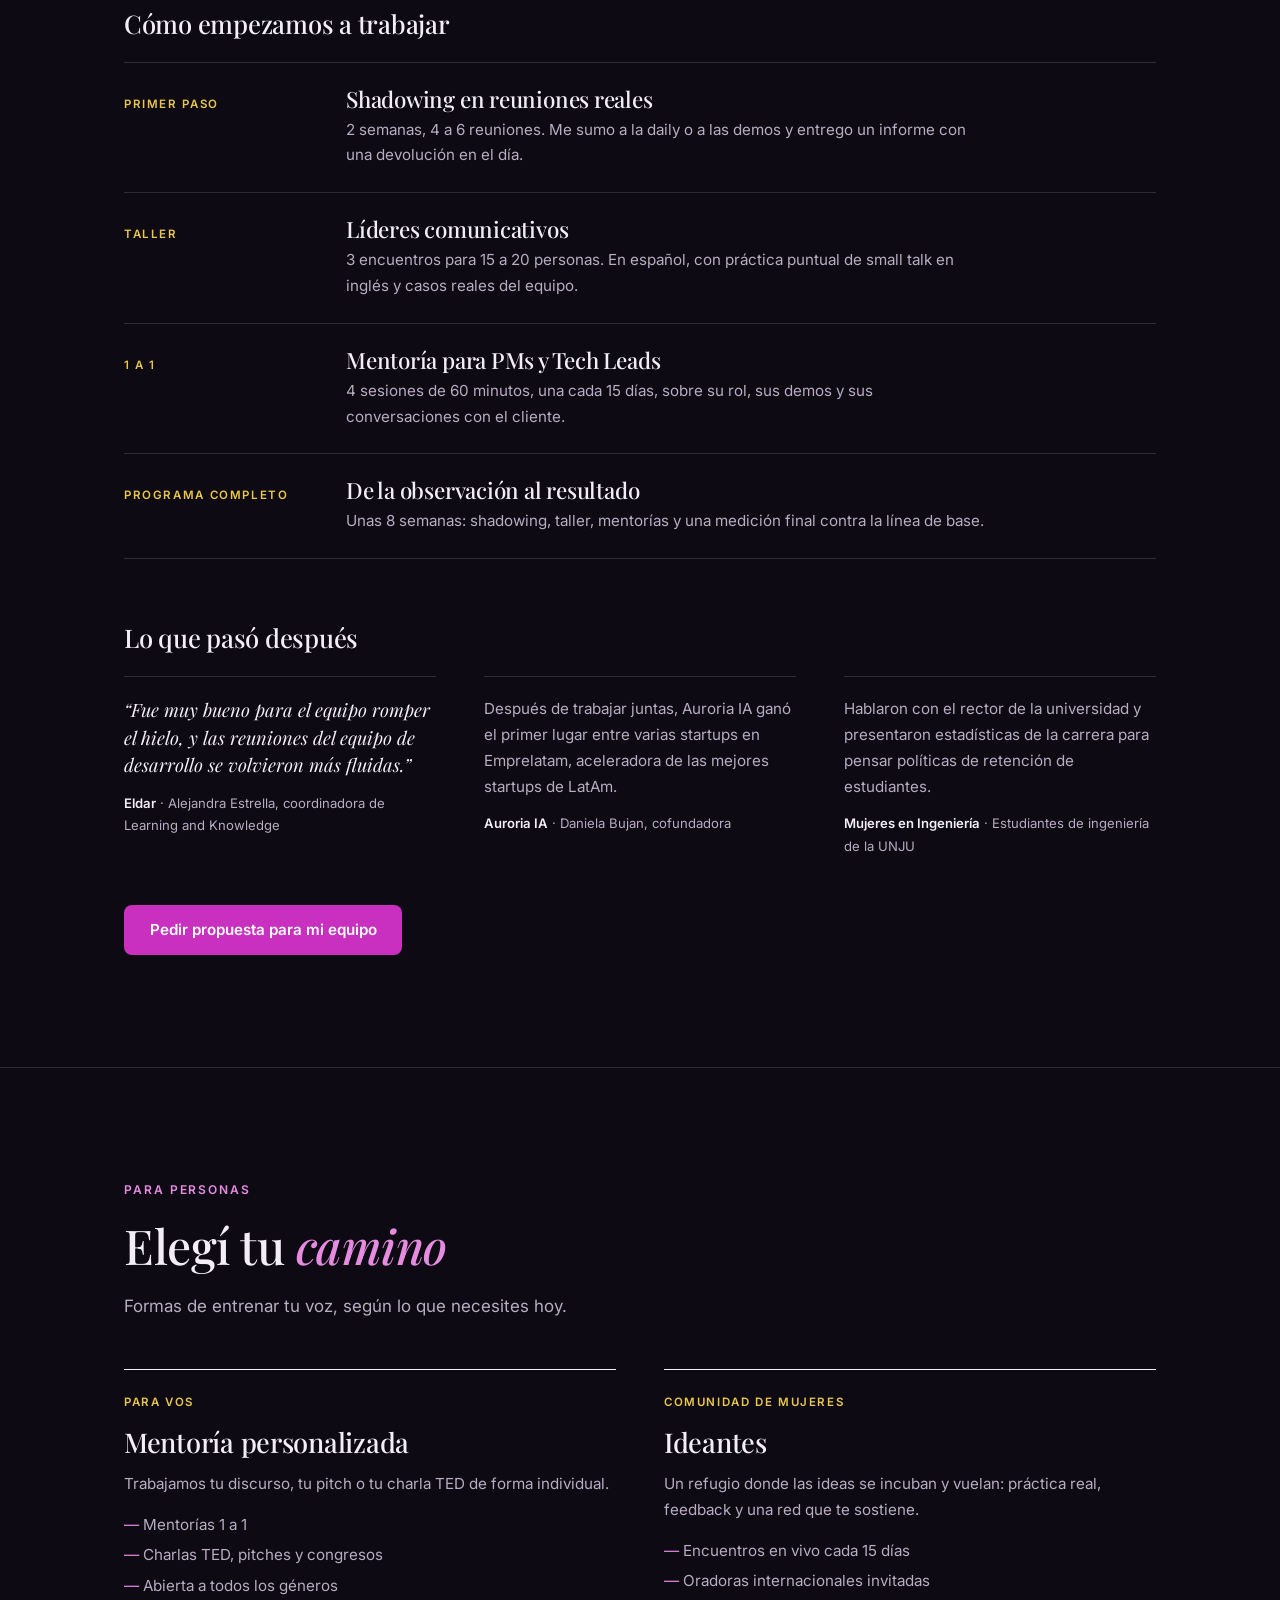
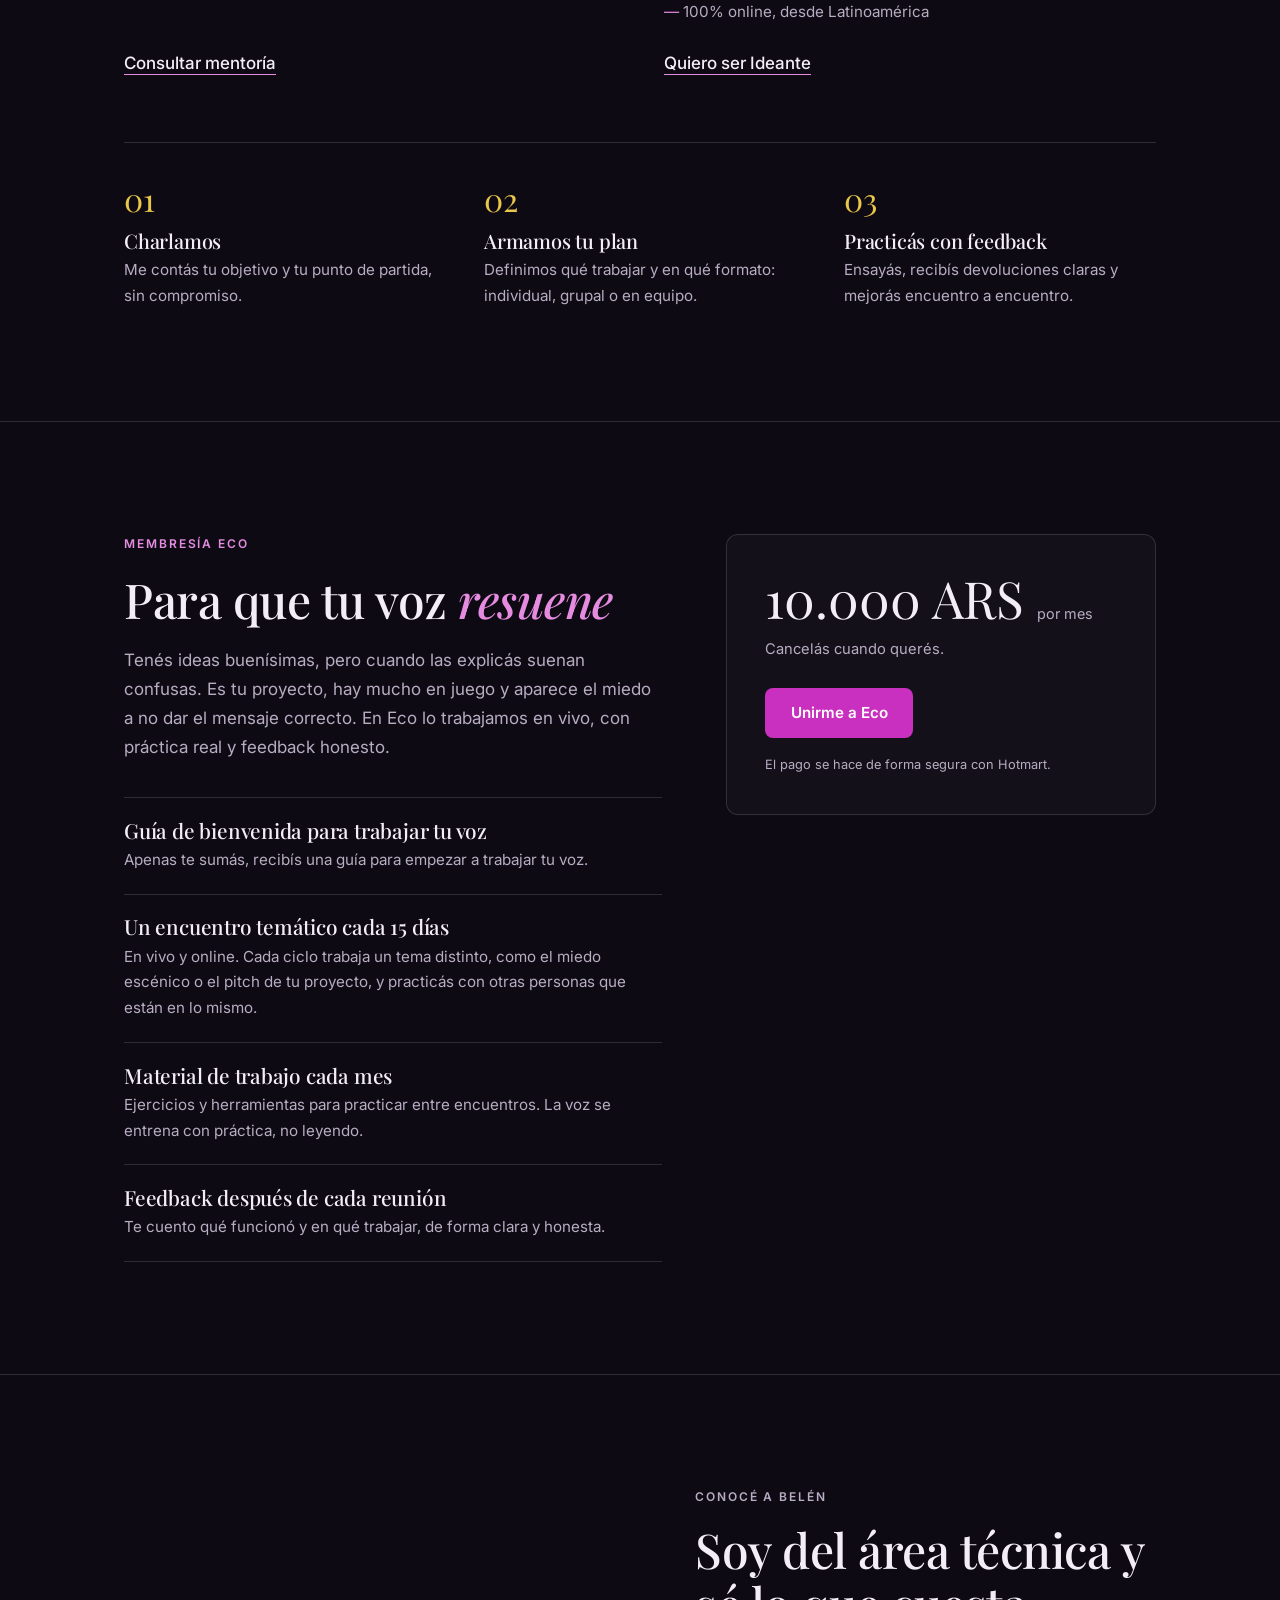
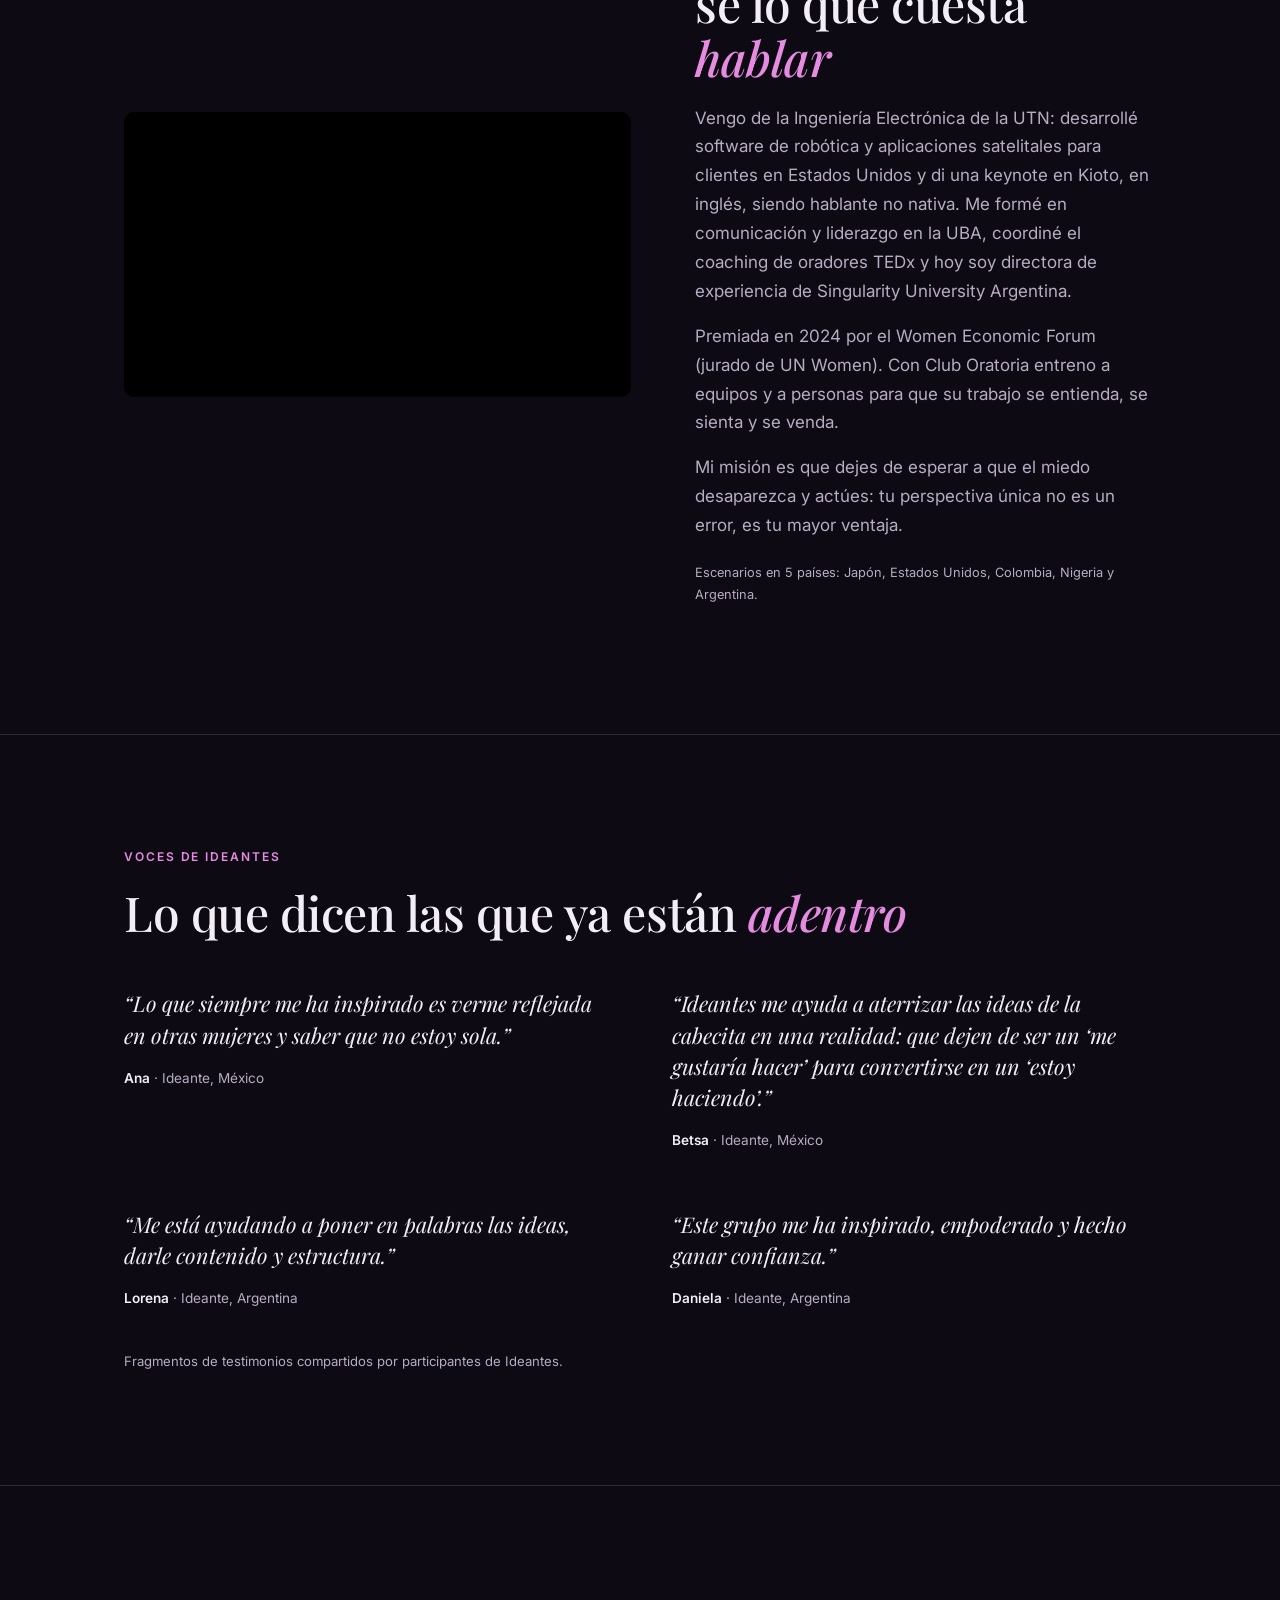
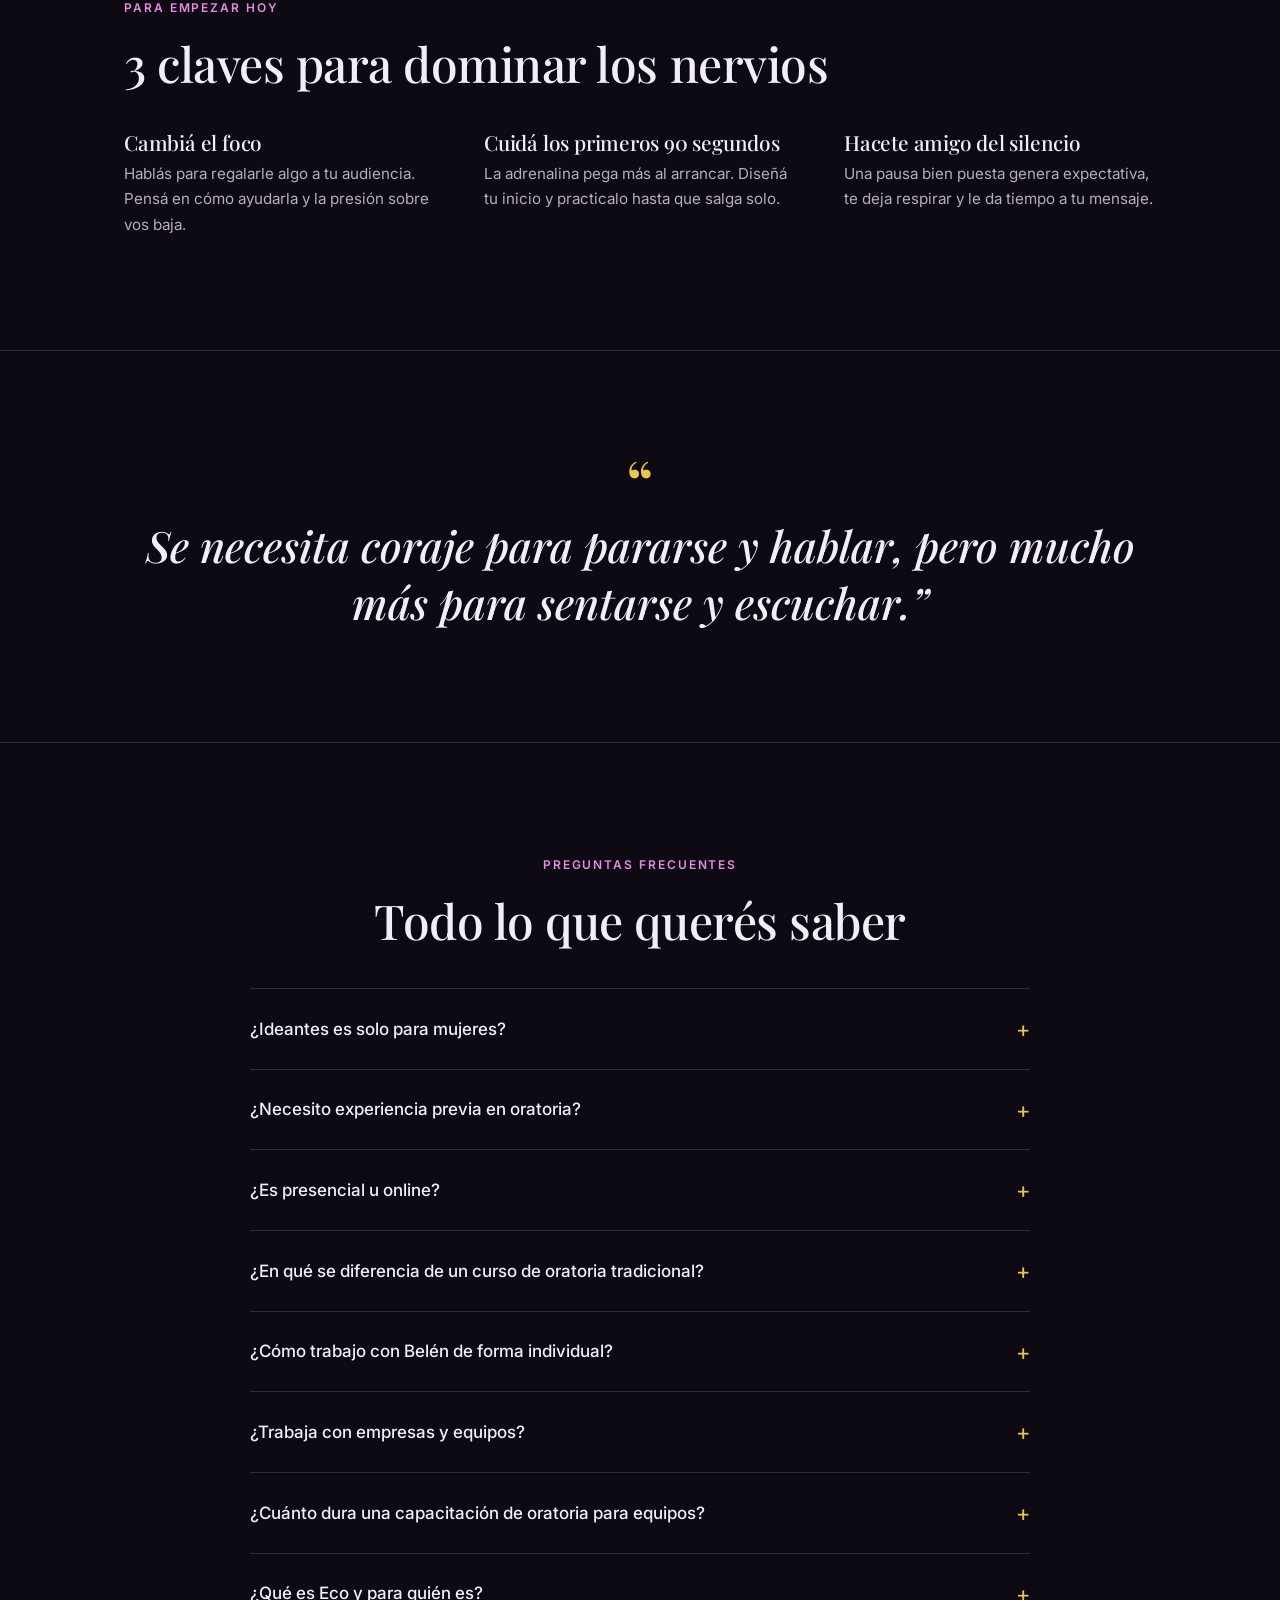
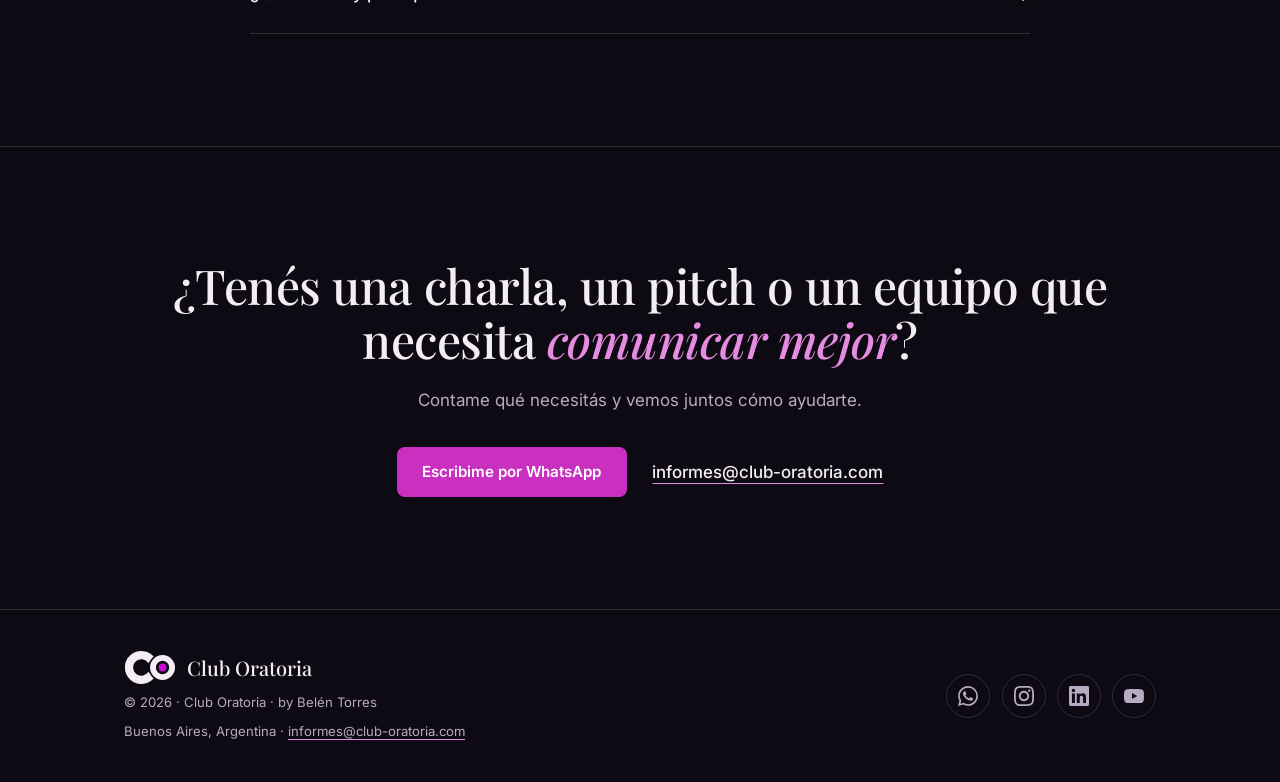
<file: index (11).html>
<!DOCTYPE html>
<html lang="es">
<head>
<meta charset="UTF-8">
<meta name="viewport" content="width=device-width, initial-scale=1.0">
<title>Coach de oratoria en Buenos Aires | Belén Torres – Club Oratoria</title>
<meta name="description" content="Coach de oratoria en Buenos Aires y online: mentorías 1 a 1, capacitaciones para equipos tech y membresía Eco. Con Belén Torres, ex coordinadora TEDx.">
<meta name="keywords" content="coach de oratoria, hablar en público, miedo a hablar en público, entrenadora de speakers, oratoria Argentina, Belén Torres, Club Oratoria, Ideantes, TEDx, capacitaciones oratoria empresas, comunicación efectiva">
<meta name="author" content="Belén Torres">
<meta name="robots" content="index, follow">
<meta property="og:title" content="Coach de oratoria en Buenos Aires | Belén Torres – Club Oratoria">
<meta property="og:description" content="Tu voz abre puertas. Entrenala con mentorías, capacitaciones para equipos e Ideantes.">
<meta property="og:type" content="website">
<meta property="og:url" content="https://www.club-oratoria.com">
<meta property="og:image" content="https://www.club-oratoria.com/preview.png">
<meta property="og:locale" content="es_AR">
<meta property="og:site_name" content="Club Oratoria">
<meta name="twitter:card" content="summary_large_image">
<link rel="canonical" href="https://www.club-oratoria.com">
<link rel="icon" href="data:image/svg+xml,%3Csvg xmlns='http://www.w3.org/2000/svg' viewBox='250 510 1460 980'%3E%3Crect x='250' y='510' width='1460' height='980' rx='160' fill='%23150633'/%3E%3Cpath d='M1028 811A347 347 0 1 0 1028 1189' fill='none' stroke='white' stroke-width='230'/%3E%3Ccircle cx='1332' cy='1000' r='395' fill='%23150633'/%3E%3Ccircle cx='1332' cy='1000' r='269' fill='none' stroke='white' stroke-width='164'/%3E%3Ccircle cx='1332' cy='1000' r='110' fill='%23C90BD4'/%3E%3C/svg%3E">
<script type="application/ld+json">
{"@context":"https://schema.org","@graph":[
{"@type":"Person","@id":"https://www.club-oratoria.com/#belen","name":"Belén Torres","jobTitle":"Coach de Oratoria y Comunicación","description":"Coach de oratoria y comunicación, ex coordinadora de oratoria TEDx, directora de experiencia de Singularity University Argentina y conferencista en 5 países.","url":"https://www.club-oratoria.com","image":"https://www.club-oratoria.com/preview.png","knowsAbout":["oratoria","hablar en público","storytelling","comunicación para equipos técnicos","liderazgo"],"alumniOf":[{"@type":"CollegeOrUniversity","name":"Universidad Tecnológica Nacional"}],"sameAs":["https://www.linkedin.com/in/anahi-belen-torres/","https://www.instagram.com/club_oratoria/","https://www.youtube.com/@club_oratoria"]},
{"@type":"ProfessionalService","@id":"https://www.club-oratoria.com/#org","name":"Club Oratoria","url":"https://www.club-oratoria.com","image":"https://www.club-oratoria.com/preview.png","description":"Coaching de oratoria y comunicación: mentorías 1 a 1, capacitaciones para equipos tech y la membresía Eco.","founder":{"@id":"https://www.club-oratoria.com/#belen"},"areaServed":[{"@type":"City","name":"Buenos Aires"},{"@type":"Country","name":"Argentina"}],"availableLanguage":"es","contactPoint":{"@type":"ContactPoint","email":"informes@club-oratoria.com","contactType":"customer service"},"sameAs":["https://www.instagram.com/club_oratoria/","https://www.youtube.com/@club_oratoria"],"makesOffer":{"@type":"Offer","name":"Eco, membresía mensual de oratoria y marca personal","price":"10000","priceCurrency":"ARS","url":"https://www.club-oratoria.com/#eco"}},
{"@type":"FAQPage","mainEntity":[
{"@type":"Question","name":"¿Ideantes es solo para mujeres?","acceptedAnswer":{"@type":"Answer","text":"Ideantes es una comunidad pensada para mujeres. Las mentorías, los talleres y las capacitaciones para equipos están abiertos a todas las personas."}},
{"@type":"Question","name":"¿Necesito experiencia previa en oratoria?","acceptedAnswer":{"@type":"Answer","text":"No. Lo único que necesitás es una idea que quieras desarrollar y ganas de aprender a comunicarla con impacto."}},
{"@type":"Question","name":"¿Es presencial u online?","acceptedAnswer":{"@type":"Answer","text":"Ideantes es 100% online y sincrónico, con encuentros en vivo cada 15 días. Las mentorías y capacitaciones pueden ser online o en Buenos Aires."}},
{"@type":"Question","name":"¿Cómo trabajo con Belén de forma individual?","acceptedAnswer":{"@type":"Answer","text":"Escribí por WhatsApp o a informes@club-oratoria.com para consultar disponibilidad de mentorías 1 a 1 o mentoría en proyectos como charlas TED o pitches."}},
{"@type":"Question","name":"¿Trabaja con empresas y equipos?","acceptedAnswer":{"@type":"Answer","text":"Sí. Dicta talleres de comunicación y oratoria para equipos y prepara a líderes para presentaciones de alto impacto."}},
{"@type":"Question","name":"¿Qué es Eco y para quién es?","acceptedAnswer":{"@type":"Answer","text":"Eco es la membresía accesible de Club Oratoria: por 10.000 ARS al mes tenés una guía de bienvenida para trabajar tu voz, un encuentro temático en vivo cada 15 días, material de trabajo cada mes y feedback después de cada reunión. Cancelás cuando querés."}}
]}]}
</script>
<link rel="preconnect" href="https://fonts.googleapis.com">
<link rel="preconnect" href="https://fonts.gstatic.com" crossorigin>
<link href="https://fonts.googleapis.com/css2?family=Inter:wght@400;500;600&family=Playfair+Display:ital,wght@0,500;0,600;1,500&display=swap" rel="stylesheet">
<style>
:root{--bg:#0E0A13;--bg2:#141019;--tx:#F3EEF6;--mute:#B7ACC2;--line:rgba(243,238,246,.14);--acc:#C930C0;--accs:#E58BE0;--yel:#E9C74A}
*{box-sizing:border-box;margin:0;padding:0}
html{scroll-behavior:smooth;scroll-padding-top:84px}
body{font:400 1.0625rem/1.7 Inter,system-ui,sans-serif;background:var(--bg);color:var(--tx);overflow-x:hidden;-webkit-font-smoothing:antialiased}
a{color:inherit}
:focus-visible{outline:2px solid var(--accs);outline-offset:3px}
.wrap{max-width:1080px;margin:0 auto;padding:0 1.5rem}
section{padding:clamp(4rem,9vw,7rem) 0;border-top:1px solid var(--line)}
.eyebrow{font-size:.75rem;letter-spacing:.16em;text-transform:uppercase;font-weight:600;color:var(--accs);margin-bottom:1.2rem}
h1,h2,h3{font-family:"Playfair Display",Georgia,serif;font-weight:500;line-height:1.12;letter-spacing:-.01em}
h2{font-size:clamp(2rem,3.8vw,3rem);margin-bottom:1.2rem}
h1 em,h2 em{font-style:italic;color:var(--accs)}
.lead{color:var(--mute);max-width:40em}
.btn{display:inline-flex;align-items:center;justify-content:center;min-height:50px;padding:0 1.6rem;border-radius:8px;font-weight:600;font-size:.95rem;text-decoration:none;transition:background .2s,color .2s}
.btn-main{background:var(--acc);color:#fff}
.btn-main:hover{background:var(--tx);color:var(--bg)}
.link{font-weight:500;text-decoration:underline;text-decoration-color:var(--accs);text-underline-offset:.3em}
.link:hover{color:var(--accs)}
.actions{display:flex;gap:1.6rem;flex-wrap:wrap;align-items:center}
.logo{color:var(--tx);display:block}
.bar{background:var(--bg2);border-bottom:1px solid var(--line);text-align:center;font-size:.85rem;color:var(--mute);padding:.6rem 1rem}
.bar a{color:var(--tx);text-decoration:underline;text-decoration-color:var(--yel);text-underline-offset:.25em}
header{position:sticky;top:0;z-index:50;background:rgba(14,10,19,.92);backdrop-filter:blur(12px);border-bottom:1px solid var(--line)}
.nav{display:flex;align-items:center;justify-content:space-between;gap:1rem;padding:.8rem 1.5rem;max-width:1080px;margin:0 auto}
.brand{display:flex;align-items:center;gap:.7rem;text-decoration:none;font-family:"Playfair Display",Georgia,serif;font-size:1.25rem;font-weight:500}
#menu{display:flex;align-items:center;gap:2rem;list-style:none}
#menu a{text-decoration:none;font-size:.88rem;font-weight:500;color:var(--mute)}
#menu a:hover{color:var(--tx)}
#menu .nav-cta{color:var(--tx);border:1px solid var(--line);padding:.6rem 1.1rem;border-radius:8px}
#menu .nav-cta:hover{border-color:var(--accs)}
.menu-btn{display:none;background:none;border:1px solid var(--line);color:var(--tx);border-radius:8px;min-height:44px;padding:0 1rem;font:500 .88rem Inter,sans-serif}
.hero{border-top:0;padding:clamp(3rem,7vw,5.5rem) 0}
.hero .wrap{display:grid;grid-template-columns:1.3fr 1fr;gap:4rem;align-items:center}
.hero h1{font-size:clamp(2.8rem,6.2vw,5rem);line-height:1.05;margin-bottom:1.5rem}
.hero .lead{font-size:1.1rem;margin-bottom:2rem}
.micro{margin-top:1.4rem;font-size:.85rem;color:var(--mute)}
.photo img{width:100%;height:auto;aspect-ratio:960/1011;object-fit:cover;object-position:center top;border-radius:4px;display:block}
.cap{margin-top:.8rem;font-size:.8rem;color:var(--mute)}
.proof{padding:2.2rem 0}
.proof ul{list-style:none;display:grid;grid-template-columns:repeat(4,1fr);gap:1.5rem}
.proof li{border-left:1px solid var(--line);padding-left:1rem}
.proof b{display:block;font-size:.95rem;font-weight:600}
.proof small{display:block;font-size:.82rem;color:var(--mute);line-height:1.5;margin-top:.2rem}
.cols3{display:grid;grid-template-columns:repeat(3,1fr);gap:3rem;margin-top:3rem}
.col{border-top:1px solid var(--tx);padding-top:1.4rem;display:flex;flex-direction:column;gap:.9rem}
.tag{font-size:.72rem;letter-spacing:.14em;text-transform:uppercase;font-weight:600;color:var(--yel)}
.col h3{font-size:1.7rem}
.col p,.col li{color:var(--mute);font-size:.95rem}
.col ul{list-style:none;display:grid;gap:.3rem}
.col li::before{content:"\2014\00a0";color:var(--accs)}
.col .link{margin-top:auto;padding-top:.6rem;align-self:flex-start}
.steps{display:grid;grid-template-columns:repeat(3,1fr);gap:3rem;margin-top:4rem;padding-top:2.5rem;border-top:1px solid var(--line)}
.steps .n{font-family:"Playfair Display",Georgia,serif;font-size:2rem;color:var(--yel);line-height:1}
.steps h3{font-size:1.25rem;margin:.6rem 0 .3rem}
.steps p{color:var(--mute);font-size:.95rem}
.eco{display:grid;grid-template-columns:1.25fr 1fr;gap:4rem;align-items:start}
.items{margin-top:2.2rem}
.it{border-top:1px solid var(--line);padding:1.3rem 0}
.it:last-child{border-bottom:1px solid var(--line)}
.it h3{font-size:1.3rem;margin-bottom:.3rem}
.it p{color:var(--mute);font-size:.95rem}
.price{border:1px solid var(--line);background:var(--bg2);padding:2.4rem;border-radius:12px;position:sticky;top:100px}
.amt{font-family:"Playfair Display",Georgia,serif;font-size:3.2rem;line-height:1}
.amt small{font-family:Inter,sans-serif;font-size:.9rem;color:var(--mute)}
.terms{color:var(--mute);font-size:.92rem;margin:.8rem 0 1.6rem}
.safe{font-size:.8rem;color:var(--mute);margin-top:1rem}
.rows{margin-top:2.5rem}
.row{display:grid;grid-template-columns:190px 1fr;gap:2rem;padding:1.5rem 0;border-top:1px solid var(--line)}
.row:last-child{border-bottom:1px solid var(--line)}
.row .tag{padding-top:.5rem}
.row h3{font-size:1.4rem;margin-bottom:.3rem}
.row p{color:var(--mute);font-size:.95rem;max-width:42em}
.sub{font-size:1.6rem;margin:4rem 0 1.5rem}
.cols{display:grid;grid-template-columns:repeat(3,1fr);gap:3rem}
.m .l{font-family:"Playfair Display",Georgia,serif;font-size:4rem;line-height:1;color:var(--acc)}
.m h3{font-size:1.3rem;margin:.4rem 0}
.m p,.rs p,.rs blockquote{color:var(--mute);font-size:.95rem}
.rs{border-top:1px solid var(--line);padding-top:1.2rem}
.rs blockquote{font-family:"Playfair Display",Georgia,serif;font-style:italic;font-size:1.15rem;line-height:1.5;color:var(--tx)}
.rs cite{display:block;font-style:normal;font-size:.82rem;color:var(--mute);margin-top:.8rem}
.rs cite b{color:var(--tx);font-weight:600}
.about{display:grid;grid-template-columns:1.1fr 1fr;gap:4rem;align-items:center}
.video{position:relative;padding-bottom:56.25%;height:0;border-radius:10px;overflow:hidden;background:#000}
.video iframe{position:absolute;inset:0;width:100%;height:100%;border:0}
.about p{color:var(--mute);margin-bottom:1rem}
.about .cap{margin-top:1.4rem}
.quotes{display:grid;grid-template-columns:repeat(2,1fr);gap:3.5rem 4rem;margin-top:3rem}
.quotes blockquote{font-family:"Playfair Display",Georgia,serif;font-style:italic;font-size:1.35rem;line-height:1.45}
.quotes cite{display:block;font-style:normal;font-size:.85rem;color:var(--mute);margin-top:1rem}
.quotes cite b{color:var(--tx);font-weight:600}
.note{font-size:.82rem;color:var(--mute);margin-top:2.5rem}
.claves h3{font-size:1.3rem;margin-bottom:.4rem}
.claves p{color:var(--mute);font-size:.95rem}
.faq{max-width:780px;margin:2.5rem auto 0}
details{border-bottom:1px solid var(--line)}
details:first-child{border-top:1px solid var(--line)}
summary{list-style:none;cursor:pointer;display:flex;justify-content:space-between;gap:1rem;align-items:center;padding:1.3rem 0;font-weight:500}
summary::-webkit-details-marker{display:none}
summary::after{content:"+";color:var(--yel);font-size:1.4rem;font-weight:400;transition:transform .2s}
details[open] summary::after{transform:rotate(45deg)}
details p{color:var(--mute);font-size:.96rem;padding-bottom:1.3rem}
details a{color:var(--tx);text-decoration:underline;text-decoration-color:var(--accs)}
.center{text-align:center}
.center .lead{margin:0 auto}
.final .actions{justify-content:center;margin-top:2rem}
footer{border-top:1px solid var(--line);padding:2.5rem 0}
footer .wrap{display:flex;justify-content:space-between;align-items:center;flex-wrap:wrap;gap:1.5rem}
footer small{color:var(--mute);font-size:.82rem;display:block;margin-top:.4rem}
footer small a{color:var(--mute);text-decoration:underline;text-decoration-color:var(--accs);text-underline-offset:.2em}
footer small a:hover{color:var(--tx)}
.social{display:flex;gap:.7rem;flex-wrap:wrap}
.social a{width:44px;height:44px;display:inline-flex;align-items:center;justify-content:center;border:1px solid var(--line);border-radius:50%;color:var(--mute);transition:color .2s,border-color .2s}
.social a:hover{color:var(--tx);border-color:var(--accs)}
.social svg{width:20px;height:20px;fill:currentColor}
.wa{position:fixed;right:1.2rem;bottom:1.2rem;z-index:60;width:54px;height:54px;border-radius:50%;background:#25D366;display:flex;align-items:center;justify-content:center}
.cols2{grid-template-columns:repeat(2,1fr)}
.pr{display:grid;grid-template-columns:1fr 28px 1fr;gap:1rem;align-items:center;padding:1.1rem 0;border-top:1px solid var(--line)}
.pr:last-child{border-bottom:1px solid var(--line)}
.pr span{color:var(--mute)}
.pr i{font-style:normal;color:var(--accs)}
.pr b{font-weight:600}
.outs{display:grid;grid-template-columns:repeat(3,1fr);gap:0 3rem}
.out{border-top:1px solid var(--line);padding:1.4rem 0 1.6rem}
.out h3{font-size:1.3rem;margin-bottom:.4rem}
.out p{color:var(--mute);font-size:.95rem}
.how{display:block;margin-top:.7rem;font-size:.8rem;color:var(--yel)}
.fine{margin-top:1.5rem;color:var(--mute);font-size:.95rem;max-width:44em}
.quote{text-align:center}
.quote blockquote{font-family:"Playfair Display",Georgia,serif;font-style:italic;font-weight:500;font-size:clamp(1.7rem,3.6vw,2.7rem);line-height:1.3;max-width:24em;margin:0 auto}
.quote blockquote::before{content:"\201C";display:block;font-style:normal;font-size:4rem;line-height:.6;color:var(--yel);margin-bottom:1rem}
.hero{position:relative;overflow:hidden;min-height:clamp(580px,88vh,780px);display:flex;align-items:center;padding:clamp(3rem,7vw,5rem) 0}
.hero::before{content:"";position:absolute;inset:0;z-index:1;background:linear-gradient(90deg,var(--bg) 0%,var(--bg) 34%,rgba(14,10,19,.6) 54%,rgba(14,10,19,0) 78%)}
.hero .wrap{display:block;position:relative;z-index:2;width:100%}
.hero-img{position:absolute;top:0;right:0;height:100%;width:min(68%,880px);object-fit:cover;object-position:center top;z-index:0;filter:brightness(.72) contrast(1.18);transform:translateX(5%);-webkit-mask-image:linear-gradient(to top,transparent 0,#000 22%),linear-gradient(to left,transparent 0,#000 14%);-webkit-mask-composite:source-in;mask-image:linear-gradient(to top,transparent 0,#000 22%),linear-gradient(to left,transparent 0,#000 14%);mask-composite:intersect}
.hero-copy{max-width:600px}
.sig{margin-top:2.4rem;padding-top:1.2rem;border-top:1px solid var(--line);max-width:380px}
.sig b{display:block;font-family:"Playfair Display",Georgia,serif;font-size:1.3rem;font-weight:500}
.sig span{font-size:.85rem;color:var(--mute)}
.statement{padding:clamp(5rem,11vw,9rem) 0}
.statement p{font-family:"Playfair Display",Georgia,serif;font-size:clamp(2rem,4.8vw,3.8rem);line-height:1.18;max-width:19em}
.statement em{font-style:italic;color:var(--accs)}
.bar b{color:var(--yel);letter-spacing:.06em}
[hidden]{display:none!important}
.promo-tag{display:inline-block;font-size:.72rem;letter-spacing:.14em;text-transform:uppercase;font-weight:600;color:var(--bg);background:var(--yel);padding:.3rem .65rem;border-radius:6px;margin-bottom:1rem}
.amt s{font-size:1.7rem;color:var(--mute);margin-right:.5rem;text-decoration-color:var(--accs)}
.amt .u{font-family:Inter,sans-serif;font-size:.9rem;color:var(--mute)}
.code{display:flex;align-items:center;justify-content:space-between;gap:1rem;width:100%;margin:1.1rem 0 .3rem;padding:.75rem 1rem;border:1px dashed var(--yel);background:transparent;color:var(--tx);font:600 1rem Inter,sans-serif;letter-spacing:.14em;cursor:pointer;border-radius:8px}
.code em{font-style:normal;font-size:.8rem;letter-spacing:0;color:var(--yel);font-weight:500}
.code:hover{background:rgba(233,199,74,.08)}
.count{font-size:.85rem;color:var(--yel);margin:.6rem 0 0}
.cta-inline{display:none;margin:1.4rem 0 0}
@media(max-width:860px){
 .cta-inline{display:block}
 .hero{display:block;min-height:0;padding:0 0 3rem}
 .hero::before{display:none}
 .hero-img{position:relative;width:100%;height:440px;display:block;transform:none;-webkit-mask-image:linear-gradient(to top,transparent 0,#000 40%);mask-image:linear-gradient(to top,transparent 0,#000 40%)}
 .hero .wrap{margin-top:-90px}
 section{padding:3.5rem 0}
 .hero .wrap,.about,.eco{grid-template-columns:1fr;gap:2.5rem}
 .proof ul{grid-template-columns:1fr 1fr}
 .cols3,.steps,.cols,.quotes{grid-template-columns:1fr;gap:2.2rem}
 .row{grid-template-columns:1fr;gap:.3rem}
 .pr{grid-template-columns:1fr;gap:.2rem}.pr i{display:none}
 .outs{grid-template-columns:1fr}
 .price{position:static;padding:1.8rem}
 .menu-btn{display:inline-flex;align-items:center}
 #menu{display:none;position:absolute;top:100%;left:0;right:0;flex-direction:column;align-items:stretch;gap:0;background:var(--bg);border-bottom:1px solid var(--line);padding:.5rem 1.5rem 1rem}
 #menu.open{display:flex}
 #menu a{display:block;padding:.9rem 0}
 #menu .nav-cta{margin-top:.6rem;text-align:center}
 footer .wrap{flex-direction:column;text-align:center}
}
@media(prefers-reduced-motion:reduce){html{scroll-behavior:auto}.btn,summary::after{transition:none}}
</style>
</head>
<body>
<svg width="0" height="0" style="position:absolute" aria-hidden="true"><defs><symbol id="co" viewBox="250 510 1460 980"><mask id="cm" maskUnits="userSpaceOnUse" x="250" y="510" width="1460" height="980"><rect x="250" y="510" width="1460" height="980" fill="#fff"/><circle cx="1332" cy="1000" r="395" fill="#000"/></mask><path mask="url(#cm)" d="M1028 811A347 347 0 1 0 1028 1189" fill="none" stroke="currentColor" stroke-width="230"/><circle cx="1332" cy="1000" r="269" fill="none" stroke="currentColor" stroke-width="164"/><circle cx="1332" cy="1000" r="110" fill="#C90BD4"/></symbol></defs></svg>

<div class="bar" data-promo>Cyber Monday extendido · 15% OFF en Eco con el código <b>CLUB15</b> · hasta el 11 de noviembre · <a href="#eco">Quiero mi descuento</a></div>

<header>
<nav class="nav" aria-label="Navegación principal">
<a class="brand" href="#" aria-label="Club Oratoria, inicio"><svg class="logo" width="52" height="35" role="img" aria-label="Logo de Club Oratoria"><use href="#co"/></svg>Club Oratoria</a>
<button class="menu-btn" aria-expanded="false" aria-controls="menu">Menú</button>
<ul id="menu">
<li><a href="#equipos">Equipos</a></li>
<li><a href="#caminos">Para personas</a></li>
<li><a href="#eco">Eco</a></li>
<li><a href="#belen">Belén</a></li>
<li><a href="#faq">Preguntas</a></li>
<li><a class="nav-cta" href="https://wa.me/541126789589?text=Hola%20Bel%C3%A9n%2C%20vengo%20de%20tu%20web%20y%20quiero%20consultar." target="_blank" rel="noopener noreferrer">Escribime</a></li>
</ul>
</nav>
</header>

<main>
<section class="hero" aria-label="Inicio">
<img class="hero-img" src="[data-uri]" alt="Belén Torres, coach de oratoria y speaker internacional" width="1200" height="1200" fetchpriority="high">
<div class="wrap">
<div class="hero-copy">
<p class="eyebrow">Coach de oratoria y comunicación · Buenos Aires y online</p>
<h1>Tu voz abre puertas. <em>Entrenala.</em></h1>
<p class="lead">Coaching de oratoria para equipos técnicos, líderes, profesionales y emprendedores. Entrená con Belén Torres, ex coordinadora TEDx, alumni de Singularity University y speaker en 5 países.</p>
<div class="actions">
<a class="btn btn-main" href="#equipos">Transformá la comunicación de tu equipo</a>
<a class="link" href="#caminos">Quiero entrenar mi voz</a>
</div>
<p class="micro">Abierto a todas las personas · Mentorías y capacitaciones online o presenciales</p>
<div class="sig"><b>Belén Torres</b><span>Formada en Ingeniería Electrónica · Coach de oratoria · Speaker en 5 países</span></div>
</div>
</div>
</section>

<section class="proof" aria-label="Trayectoria">
<div class="wrap">
<ul>
<li><b>TEDxUNSAM · TEDxUBA</b><small>Coordinación de oratoria</small></li>
<li><b>Singularity University</b><small>Alumni del programa ejecutivo de liderazgo, Silicon Valley</small></li>
<li><b>Women Economic Forum 2024</b><small>Premio Mujer en Innovación y Tecnología</small></li>
<li><b>+8 años en oratoria</b><small>Con equipos, speakers y emprendedoras</small></li>
</ul>
</div>
</section>

<section class="statement" aria-label="Propuesta">
<div class="wrap">
<p>Las mejores soluciones tecnológicas necesitan la mejor <em>comunicación</em> para brillar.</p>
</div>
</section>

<section id="equipos" aria-labelledby="t-equipos">
<div class="wrap">
<p class="eyebrow">Para equipos y empresas</p>
<h2 id="t-equipos">Equipos técnicos que se entienden y <em>clientes que confían</em></h2>
<p class="lead">Trabajo con equipos de desarrollo, PMs y Tech Leads para que sus demos, reuniones y conversaciones con clientes se entiendan, se sientan y se vendan, y para que ese cambio se pueda medir.</p>
<h3 class="sub">Lo que se escucha y lo que realmente pasa</h3>
<div class="pain">
<div class="pr"><span>Capacitaciones teóricas</span><i>→</i><b>Falta práctica con casos reales</b></div>
<div class="pr"><span>Mucho dato, falta historia</span><i>→</i><b>Falta balance entre lógica e historia</b></div>
<div class="pr"><span>Comunicación genérica para todo el equipo</span><i>→</i><b>Falta comunicación por rol</b></div>
<div class="pr"><span>Small talk que no fluye con clientes</span><i>→</i><b>Falta trabajar rapport y claridad cultural</b></div>
</div>
<h3 class="sub">Lo que se nota después</h3>
<div class="outs">
<div class="out"><h3>Gente que se queda</h3><p>Si te acompañan en tu desarrollo, te quedás más tiempo.</p><span class="how">Se mide con la rotación de antes y después y las entrevistas de salida</span></div>
<div class="out"><h3>Mejor clima</h3><p>Se habla más claro y los conflictos se charlan a tiempo.</p><span class="how">Se mide con encuestas internas cortas</span></div>
<div class="out"><h3>Líderes que deciden mejor</h3><p>Escuchan más y manejan sus emociones.</p><span class="how">Se mide con una evaluación 360</span></div>
<div class="out"><h3>Más compromiso</h3><p>Cada persona entiende para qué trabaja.</p><span class="how">Se mide con una encuesta de motivación</span></div>
<div class="out"><h3>Comunidad</h3><p>El equipo practica junto, se banca los errores del otro y arma red entre áreas.</p></div>
<div class="out"><h3>Nervios bajo control</h3><p>Hablar con el cliente deja de dar pánico.</p><span class="how">Se compara una demo grabada antes y otra después</span></div>
</div>
<p class="fine">Feedback empático y accionable en cada sesión. El resultado se mide en ventas cerradas, engagement con clientes o comunicación entre equipos.</p>
<h3 class="sub">Mi método: Identidad, Estructura, Impacto</h3>
<div class="cols">
<div class="m"><span class="l">I</span><h3>Identidad</h3><p>Los valores de la empresa y la historia del equipo: qué somos y qué queremos que el cliente recuerde.</p></div>
<div class="m"><span class="l">E</span><h3>Estructura</h3><p>Demos, pitches y reuniones con relato: problema, desafío técnico, solución y valor.</p></div>
<div class="m"><span class="l">I</span><h3>Impacto</h3><p>Mensaje ajustado a cada rol y a cada cliente de EE. UU., con práctica de small talk.</p></div>
</div>
<h3 class="sub">Cómo empezamos a trabajar</h3>
<div class="rows" style="margin-top:0">
<div class="row"><span class="tag">Primer paso</span><div><h3>Shadowing en reuniones reales</h3><p>2 semanas, 4 a 6 reuniones. Me sumo a la daily o a las demos y entrego un informe con una devolución en el día.</p></div></div>
<div class="row"><span class="tag">Taller</span><div><h3>Líderes comunicativos</h3><p>3 encuentros para 15 a 20 personas. En español, con práctica puntual de small talk en inglés y casos reales del equipo.</p></div></div>
<div class="row"><span class="tag">1 a 1</span><div><h3>Mentoría para PMs y Tech Leads</h3><p>4 sesiones de 60 minutos, una cada 15 días, sobre su rol, sus demos y sus conversaciones con el cliente.</p></div></div>
<div class="row"><span class="tag">Programa completo</span><div><h3>De la observación al resultado</h3><p>Unas 8 semanas: shadowing, taller, mentorías y una medición final contra la línea de base.</p></div></div>
</div>
<h3 class="sub">Lo que pasó después</h3>
<div class="cols">
<figure class="rs"><blockquote>“Fue muy bueno para el equipo romper el hielo, y las reuniones del equipo de desarrollo se volvieron más fluidas.”</blockquote><figcaption><cite><b>Eldar</b> · Alejandra Estrella, coordinadora de Learning and Knowledge</cite></figcaption></figure>
<figure class="rs"><p>Después de trabajar juntas, Auroria IA ganó el primer lugar entre varias startups en Emprelatam, aceleradora de las mejores startups de LatAm.</p><figcaption><cite><b>Auroria IA</b> · Daniela Bujan, cofundadora</cite></figcaption></figure>
<figure class="rs"><p>Hablaron con el rector de la universidad y presentaron estadísticas de la carrera para pensar políticas de retención de estudiantes.</p><figcaption><cite><b>Mujeres en Ingeniería</b> · Estudiantes de ingeniería de la UNJU</cite></figcaption></figure>
</div>
<div class="actions" style="margin-top:3rem">
<a class="btn btn-main" href="https://wa.me/541126789589?text=Hola%20Bel%C3%A9n%2C%20quiero%20pedir%20una%20propuesta%20de%20capacitaci%C3%B3n%20para%20mi%20equipo." target="_blank" rel="noopener noreferrer">Pedir propuesta para mi equipo</a>
</div>
</div>
</section>

<section id="caminos" aria-labelledby="t-caminos">
<div class="wrap">
<p class="eyebrow">Para personas</p>
<h2 id="t-caminos">Elegí tu <em>camino</em></h2>
<p class="lead">Formas de entrenar tu voz, según lo que necesites hoy.</p>
<div class="cols3 cols2">
<article class="col">
<span class="tag">Para vos</span>
<h3>Mentoría personalizada</h3>
<p>Trabajamos tu discurso, tu pitch o tu charla TED de forma individual.</p>
<ul><li>Mentorías 1 a 1</li><li>Charlas TED, pitches y congresos</li><li>Abierta a todos los géneros</li></ul>
<a class="link" href="https://wa.me/541126789589?text=Hola%20Bel%C3%A9n%2C%20quiero%20consultar%20por%20una%20mentor%C3%ADa%20de%20oratoria." target="_blank" rel="noopener noreferrer">Consultar mentoría</a>
</article>
<article class="col">
<span class="tag">Comunidad de mujeres</span>
<h3>Ideantes</h3>
<p>Un refugio donde las ideas se incuban y vuelan: práctica real, feedback y una red que te sostiene.</p>
<ul><li>Encuentros en vivo cada 15 días</li><li>Oradoras internacionales invitadas</li><li>100% online, desde Latinoamérica</li></ul>
<a class="link" href="https://wa.me/541126789589?text=Hola%20Bel%C3%A9n%2C%20quiero%20ser%20Ideante." target="_blank" rel="noopener noreferrer">Quiero ser Ideante</a>
</article>
</div>
<div class="steps">
<div><span class="n">01</span><h3>Charlamos</h3><p>Me contás tu objetivo y tu punto de partida, sin compromiso.</p></div>
<div><span class="n">02</span><h3>Armamos tu plan</h3><p>Definimos qué trabajar y en qué formato: individual, grupal o en equipo.</p></div>
<div><span class="n">03</span><h3>Practicás con feedback</h3><p>Ensayás, recibís devoluciones claras y mejorás encuentro a encuentro.</p></div>
</div>
</div>
</section>

<section id="eco" aria-labelledby="t-eco">
<div class="wrap eco">
<div>
<p class="eyebrow">Membresía Eco</p>
<h2 id="t-eco">Para que tu voz <em>resuene</em></h2>
<p class="lead">Tenés ideas buenísimas, pero cuando las explicás suenan confusas. Es tu proyecto, hay mucho en juego y aparece el miedo a no dar el mensaje correcto. En Eco lo trabajamos en vivo, con práctica real y feedback honesto.</p>
<p class="cta-inline"><a class="eco-cta btn btn-main" href="https://pay.hotmart.com/M104217722L?bid=1794145126906" target="_blank" rel="noopener noreferrer">Unirme a Eco con 15% OFF</a></p>
<div class="items">
<div class="it"><h3>Guía de bienvenida para trabajar tu voz</h3><p>Apenas te sumás, recibís una guía para empezar a trabajar tu voz.</p></div>
<div class="it"><h3>Un encuentro temático cada 15 días</h3><p>En vivo y online. Cada ciclo trabaja un tema distinto, como el miedo escénico o el pitch de tu proyecto, y practicás con otras personas que están en lo mismo.</p></div>
<div class="it"><h3>Material de trabajo cada mes</h3><p>Ejercicios y herramientas para practicar entre encuentros. La voz se entrena con práctica, no leyendo.</p></div>
<div class="it"><h3>Feedback después de cada reunión</h3><p>Te cuento qué funcionó y en qué trabajar, de forma clara y honesta.</p></div>
</div>
</div>
<aside class="price" aria-label="Precio de Eco">
<div data-promo>
<p class="promo-tag">Cyber Monday extendido</p>
<p class="amt"><s>10.000</s>8.500 <span class="u">ARS con el código</span></p>
<button class="code" type="button" id="copy-code" aria-label="Copiar el código CLUB15"><span>CLUB15</span><em>Copiar</em></button>
<p class="count" id="count"></p>
<p class="terms">Ahorrás 1.500 ARS. Cancelás cuando querés.</p>
</div>
<div data-regular hidden>
<p class="amt">10.000 ARS <small>por mes</small></p>
<p class="terms">Cancelás cuando querés.</p>
</div>
<a class="eco-cta btn btn-main" href="https://pay.hotmart.com/M104217722L?bid=1794145126906" target="_blank" rel="noopener noreferrer">Unirme a Eco con 15% OFF</a>
<script>
(function(){
var END=new Date('2026-11-11T23:59:59-03:00').getTime();
var cnt=document.getElementById('count');
function expire(){
 document.querySelectorAll('[data-promo]').forEach(function(e){e.hidden=true});
 document.querySelectorAll('[data-regular]').forEach(function(e){e.hidden=false});
 document.querySelectorAll('.eco-cta').forEach(function(a){a.href="https://pay.hotmart.com/M104217722L";a.textContent='Unirme a Eco'});
}
function tick(){
 var d=END-Date.now();
 if(d<=0){expire();return false}
 var days=Math.floor(d/864e5),h=Math.floor(d%864e5/36e5),m=Math.floor(d%36e5/6e4);
 if(cnt)cnt.textContent='Termina en '+(days?days+(days>1?' días ':' día '):'')+h+' h '+m+' min';
 return true
}
if(END-Date.now()<=0){expire()}
document.addEventListener('DOMContentLoaded',function(){
 if(tick())setInterval(tick,30000);else expire();
 var cb=document.getElementById('copy-code');
 if(cb)cb.addEventListener('click',function(){
  var em=cb.querySelector('em');
  var done=function(){em.textContent='¡Copiado!';setTimeout(function(){em.textContent='Copiar'},2000)};
  if(navigator.clipboard&&navigator.clipboard.writeText){navigator.clipboard.writeText('CLUB15').then(done)}
  else{var t=document.createElement('textarea');t.value='CLUB15';document.body.appendChild(t);t.select();try{document.execCommand('copy')}catch(e){}document.body.removeChild(t);done()}
 });
});
})();
</script>
<p class="safe">El pago se hace de forma segura con Hotmart.</p>
</aside>
</div>
</section>

<section id="belen" aria-labelledby="t-belen">
<div class="wrap about">
<div class="video"><iframe src="https://www.youtube.com/embed/CCRZLchf7Vc" title="Club Oratoria: dominá el lenguaje y persuadí con éxito" loading="lazy" allow="accelerometer; clipboard-write; encrypted-media; gyroscope; picture-in-picture" allowfullscreen></iframe></div>
<div>
<p class="eyebrow">Conocé a Belén</p>
<h2 id="t-belen">Soy del área técnica y sé lo que cuesta <em>hablar</em></h2>
<p>Vengo de la Ingeniería Electrónica de la UTN: desarrollé software de robótica y aplicaciones satelitales para clientes en Estados Unidos y di una keynote en Kioto, en inglés, siendo hablante no nativa. Me formé en comunicación y liderazgo en la UBA, coordiné el coaching de oradores TEDx y hoy soy directora de experiencia de Singularity University Argentina.</p>
<p>Premiada en 2024 por el Women Economic Forum (jurado de UN Women). Con Club Oratoria entreno a equipos y a personas para que su trabajo se entienda, se sienta y se venda.</p>
<p>Mi misión es que dejes de esperar a que el miedo desaparezca y actúes: tu perspectiva única no es un error, es tu mayor ventaja.</p>
<p class="cap">Escenarios en 5 países: Japón, Estados Unidos, Colombia, Nigeria y Argentina.</p>
</div>
</div>
</section>

<section id="testimonios" aria-labelledby="t-test">
<div class="wrap">
<p class="eyebrow">Voces de Ideantes</p>
<h2 id="t-test">Lo que dicen las que ya están <em>adentro</em></h2>
<div class="quotes">
<figure><blockquote>“Lo que siempre me ha inspirado es verme reflejada en otras mujeres y saber que no estoy sola.”</blockquote><figcaption><cite><b>Ana</b> · Ideante, México</cite></figcaption></figure>
<figure><blockquote>“Ideantes me ayuda a aterrizar las ideas de la cabecita en una realidad: que dejen de ser un ‘me gustaría hacer’ para convertirse en un ‘estoy haciendo’.”</blockquote><figcaption><cite><b>Betsa</b> · Ideante, México</cite></figcaption></figure>
<figure><blockquote>“Me está ayudando a poner en palabras las ideas, darle contenido y estructura.”</blockquote><figcaption><cite><b>Lorena</b> · Ideante, Argentina</cite></figcaption></figure>
<figure><blockquote>“Este grupo me ha inspirado, empoderado y hecho ganar confianza.”</blockquote><figcaption><cite><b>Daniela</b> · Ideante, Argentina</cite></figcaption></figure>
</div>
<p class="note">Fragmentos de testimonios compartidos por participantes de Ideantes.</p>
</div>
</section>

<section aria-labelledby="t-claves">
<div class="wrap">
<p class="eyebrow">Para empezar hoy</p>
<h2 id="t-claves">3 claves para dominar los nervios</h2>
<div class="cols claves" style="margin-top:2.5rem">
<div><h3>Cambiá el foco</h3><p>Hablás para regalarle algo a tu audiencia. Pensá en cómo ayudarla y la presión sobre vos baja.</p></div>
<div><h3>Cuidá los primeros 90 segundos</h3><p>La adrenalina pega más al arrancar. Diseñá tu inicio y practicalo hasta que salga solo.</p></div>
<div><h3>Hacete amigo del silencio</h3><p>Una pausa bien puesta genera expectativa, te deja respirar y le da tiempo a tu mensaje.</p></div>
</div>
</div>
</section>

<section class="quote" aria-label="Frase">
<div class="wrap">
<blockquote>Se necesita coraje para pararse y hablar, pero mucho más para sentarse y escuchar.”</blockquote>
</div>
</section>

<section id="faq" aria-labelledby="t-faq">
<div class="wrap">
<p class="eyebrow center">Preguntas frecuentes</p>
<h2 id="t-faq" class="center">Todo lo que querés saber</h2>
<div class="faq">
<details><summary>¿Ideantes es solo para mujeres?</summary><p>Ideantes es una comunidad pensada para mujeres. Las mentorías, los talleres y las capacitaciones para equipos están abiertos a todas las personas.</p></details>
<details><summary>¿Necesito experiencia previa en oratoria?</summary><p>No, para nada. Lo único que necesitás es una idea que quieras desarrollar y ganas de aprender a comunicarla con impacto.</p></details>
<details><summary>¿Es presencial u online?</summary><p>Ideantes es 100% online y sincrónico, con encuentros en vivo cada 15 días, así que participan personas de Argentina, México y toda Latinoamérica. Las mentorías y capacitaciones pueden ser online o en Buenos Aires.</p></details>
<details><summary>¿En qué se diferencia de un curso de oratoria tradicional?</summary><p>No solo aprendés técnica: construís tu mensaje desde tu historia, practicás en un entorno seguro, recibís feedback real y sumás una comunidad que te sostiene.</p></details>
<details><summary>¿Cómo trabajo con Belén de forma individual?</summary><p>Escribile por <a href="https://wa.me/541126789589?text=Hola%20Bel%C3%A9n%2C%20quiero%20consultar%20por%20una%20mentor%C3%ADa." target="_blank" rel="noopener noreferrer">WhatsApp</a> o a <a href="mailto:informes@club-oratoria.com">informes@club-oratoria.com</a> para consultar disponibilidad de mentorías 1 a 1 o de mentoría en proyectos como charlas TED o pitches.</p></details>
<details><summary>¿Trabaja con empresas y equipos?</summary><p>Sí. Dicta talleres de comunicación y oratoria para equipos y prepara a líderes y directivos para presentaciones de alto impacto. Pedí una propuesta por <a href="https://wa.me/541126789589?text=Hola%20Bel%C3%A9n%2C%20quiero%20pedir%20una%20propuesta%20para%20mi%20equipo." target="_blank" rel="noopener noreferrer">WhatsApp</a> o por mail.</p></details>
<details><summary>¿Cuánto dura una capacitación de oratoria para equipos?</summary><p>Depende del objetivo. Puede ser un shadowing de 2 semanas para diagnosticar, un taller de 3 encuentros o un programa completo de unas 8 semanas, con medición final contra la línea de base.</p></details>
<details data-promo><summary>¿Cómo uso el código CLUB15?</summary><p>Al pagar en Hotmart, ingresá CLUB15 en el campo de cupón de descuento. Aplica a la membresía Eco y vale hasta el 11 de noviembre.</p></details>
<details><summary>¿Qué es Eco y para quién es?</summary><p>Eco es la membresía accesible de Club Oratoria. Por 10.000 ARS al mes tenés una guía de bienvenida para trabajar tu voz, un encuentro temático en vivo cada 15 días, material de trabajo cada mes y feedback después de cada reunión. Es para quien tiene una idea o un proyecto que comunicar y quiere practicar con constancia, sin una inversión grande. Cancelás cuando querés.</p></details>
</div>
</div>
</section>

<section class="final center" aria-labelledby="t-final">
<div class="wrap">
<h2 id="t-final">¿Tenés una charla, un pitch o un equipo que necesita <em>comunicar mejor</em>?</h2>
<p class="lead">Contame qué necesitás y vemos juntos cómo ayudarte.</p>
<div class="actions">
<a class="btn btn-main" href="https://wa.me/541126789589?text=Hola%20Bel%C3%A9n%2C%20vengo%20de%20tu%20web%20y%20quiero%20consultar." target="_blank" rel="noopener noreferrer">Escribime por WhatsApp</a>
<a class="link" href="mailto:informes@club-oratoria.com">informes@club-oratoria.com</a>
</div>
</div>
</section>
</main>

<a class="wa" href="https://wa.me/541126789589?text=Hola%20Bel%C3%A9n%2C%20vengo%20de%20tu%20web%20y%20quiero%20consultar." target="_blank" rel="noopener noreferrer" aria-label="Escribir a Belén Torres por WhatsApp"><svg width="28" height="28" viewBox="0 0 24 24" fill="#fff" aria-hidden="true"><path d="M17.472 14.382c-.297-.149-1.758-.867-2.03-.967-.273-.099-.471-.148-.67.15-.197.297-.767.966-.94 1.164-.173.199-.347.223-.644.075-.297-.15-1.255-.463-2.39-1.475-.883-.788-1.48-1.761-1.653-2.059-.173-.297-.018-.458.13-.606.134-.133.298-.347.446-.52.149-.174.198-.298.298-.497.099-.198.05-.371-.025-.52-.075-.149-.669-1.612-.916-2.207-.242-.579-.487-.5-.669-.51-.173-.008-.371-.01-.57-.01-.198 0-.52.074-.792.372-.272.297-1.04 1.016-1.04 2.479 0 1.462 1.065 2.875 1.213 3.074.149.198 2.096 3.2 5.077 4.487.709.306 1.262.489 1.694.625.712.227 1.36.195 1.871.118.571-.085 1.758-.719 2.006-1.413.248-.694.248-1.289.173-1.413-.074-.124-.272-.198-.57-.347m-5.421 7.403h-.004a9.87 9.87 0 01-5.031-1.378l-.361-.214-3.741.982.998-3.648-.235-.374a9.86 9.86 0 01-1.51-5.26c.001-5.45 4.436-9.884 9.888-9.884 2.64 0 5.122 1.03 6.988 2.898a9.825 9.825 0 012.893 6.994c-.003 5.45-4.437 9.884-9.885 9.884m8.413-18.297A11.815 11.815 0 0012.05 0C5.495 0 .16 5.335.157 11.892c0 2.096.547 4.142 1.588 5.945L.057 24l6.305-1.654a11.882 11.882 0 005.683 1.448h.005c6.554 0 11.89-5.335 11.893-11.893a11.821 11.821 0 00-3.48-8.413z"/></svg></a>

<footer>
<div class="wrap">
<div><a class="brand" href="#" aria-label="Club Oratoria, volver arriba"><svg class="logo" width="52" height="35" aria-hidden="true"><use href="#co"/></svg>Club Oratoria</a><small>© <span id="y">2026</span> · Club Oratoria · by Belén Torres</small>
<small>Buenos Aires, Argentina · <a href="mailto:informes@club-oratoria.com">informes@club-oratoria.com</a></small></div>
<div class="social">
<a href="https://wa.me/541126789589" target="_blank" rel="noopener noreferrer" aria-label="WhatsApp" title="WhatsApp"><svg viewBox="0 0 24 24" aria-hidden="true"><path d="M17.472 14.382c-.297-.149-1.758-.867-2.03-.967-.273-.099-.471-.148-.67.15-.197.297-.767.966-.94 1.164-.173.199-.347.223-.644.075-.297-.15-1.255-.463-2.39-1.475-.883-.788-1.48-1.761-1.653-2.059-.173-.297-.018-.458.13-.606.134-.133.298-.347.446-.52.149-.174.198-.298.298-.497.099-.198.05-.371-.025-.52-.075-.149-.669-1.612-.916-2.207-.242-.579-.487-.5-.669-.51-.173-.008-.371-.01-.57-.01-.198 0-.52.074-.792.372-.272.297-1.04 1.016-1.04 2.479 0 1.462 1.065 2.875 1.213 3.074.149.198 2.096 3.2 5.077 4.487.709.306 1.262.489 1.694.625.712.227 1.36.195 1.871.118.571-.085 1.758-.719 2.006-1.413.248-.694.248-1.289.173-1.413-.074-.124-.272-.198-.57-.347m-5.421 7.403h-.004a9.87 9.87 0 01-5.031-1.378l-.361-.214-3.741.982.998-3.648-.235-.374a9.86 9.86 0 01-1.51-5.26c.001-5.45 4.436-9.884 9.888-9.884 2.64 0 5.122 1.03 6.988 2.898a9.825 9.825 0 012.893 6.994c-.003 5.45-4.437 9.884-9.885 9.884m8.413-18.297A11.815 11.815 0 0012.05 0C5.495 0 .16 5.335.157 11.892c0 2.096.547 4.142 1.588 5.945L.057 24l6.305-1.654a11.882 11.882 0 005.683 1.448h.005c6.554 0 11.89-5.335 11.893-11.893a11.821 11.821 0 00-3.48-8.413z"/></svg></a>
<a href="https://www.instagram.com/club_oratoria/" target="_blank" rel="noopener noreferrer" aria-label="Instagram" title="Instagram"><svg viewBox="0 0 24 24" aria-hidden="true"><path d="M12 2.163c3.204 0 3.584.012 4.85.07 3.252.148 4.771 1.691 4.919 4.919.058 1.265.069 1.645.069 4.849 0 3.205-.012 3.584-.069 4.849-.149 3.225-1.664 4.771-4.919 4.919-1.266.058-1.644.07-4.85.07-3.204 0-3.584-.012-4.849-.07-3.26-.149-4.771-1.699-4.919-4.92-.058-1.265-.07-1.644-.07-4.849 0-3.204.013-3.583.07-4.849.149-3.227 1.664-4.771 4.919-4.919 1.266-.057 1.645-.069 4.849-.069zm0-2.163c-3.259 0-3.667.014-4.947.072-4.358.2-6.78 2.618-6.98 6.98-.059 1.281-.073 1.689-.073 4.948 0 3.259.014 3.668.072 4.948.2 4.358 2.618 6.78 6.98 6.98 1.281.058 1.689.072 4.948.072 3.259 0 3.668-.014 4.948-.072 4.354-.2 6.782-2.618 6.979-6.98.059-1.28.073-1.689.073-4.948 0-3.259-.014-3.667-.072-4.947-.196-4.354-2.617-6.78-6.979-6.98-1.281-.059-1.69-.073-4.949-.073zm0 5.838c-3.403 0-6.162 2.759-6.162 6.162s2.759 6.163 6.162 6.163 6.162-2.759 6.162-6.163c0-3.403-2.759-6.162-6.162-6.162zm0 10.162c-2.209 0-4-1.79-4-4 0-2.209 1.791-4 4-4s4 1.791 4 4c0 2.21-1.791 4-4 4zm6.406-11.845c-.796 0-1.441.645-1.441 1.44s.645 1.44 1.441 1.44c.795 0 1.439-.645 1.439-1.44s-.644-1.44-1.439-1.44z"/></svg></a>
<a href="https://www.linkedin.com/in/anahi-belen-torres/" target="_blank" rel="noopener noreferrer" aria-label="LinkedIn" title="LinkedIn"><svg viewBox="0 0 24 24" aria-hidden="true"><path d="M20.447 20.452h-3.554v-5.569c0-1.328-.027-3.037-1.852-3.037-1.853 0-2.136 1.445-2.136 2.939v5.667H9.351V9h3.414v1.561h.046c.477-.9 1.637-1.85 3.37-1.85 3.601 0 4.267 2.37 4.267 5.455v6.286zM5.337 7.433c-1.144 0-2.063-.926-2.063-2.065 0-1.138.92-2.063 2.063-2.063 1.14 0 2.064.925 2.064 2.063 0 1.139-.925 2.065-2.064 2.065zm1.782 13.019H3.555V9h3.564v11.452zM22.225 0H1.771C.792 0 0 .774 0 1.729v20.542C0 23.227.792 24 1.771 24h20.451C23.2 24 24 23.227 24 22.271V1.729C24 .774 23.2 0 22.222 0h.003z"/></svg></a>
<a href="https://www.youtube.com/@club_oratoria" target="_blank" rel="noopener noreferrer" aria-label="YouTube" title="YouTube"><svg viewBox="0 0 24 24" aria-hidden="true"><path d="M23.498 6.186a3.016 3.016 0 0 0-2.122-2.136C19.505 3.545 12 3.545 12 3.545s-7.505 0-9.377.505A3.017 3.017 0 0 0 .502 6.186C0 8.07 0 12 0 12s0 3.93.502 5.814a3.016 3.016 0 0 0 2.122 2.136c1.871.505 9.376.505 9.376.505s7.505 0 9.377-.505a3.015 3.015 0 0 0 2.122-2.136C24 15.93 24 12 24 12s0-3.93-.502-5.814zM9.545 15.568V8.432L15.818 12l-6.273 3.568z"/></svg></a>
</div>
</div>
</footer>

<script>
document.getElementById('y').textContent=new Date().getFullYear();
var b=document.querySelector('.menu-btn'),m=document.getElementById('menu');
b.addEventListener('click',function(){var o=m.classList.toggle('open');b.setAttribute('aria-expanded',o)});
m.addEventListener('click',function(e){if(e.target.tagName==='A'){m.classList.remove('open');b.setAttribute('aria-expanded','false')}});
</script>
</body>
</html>
</file>
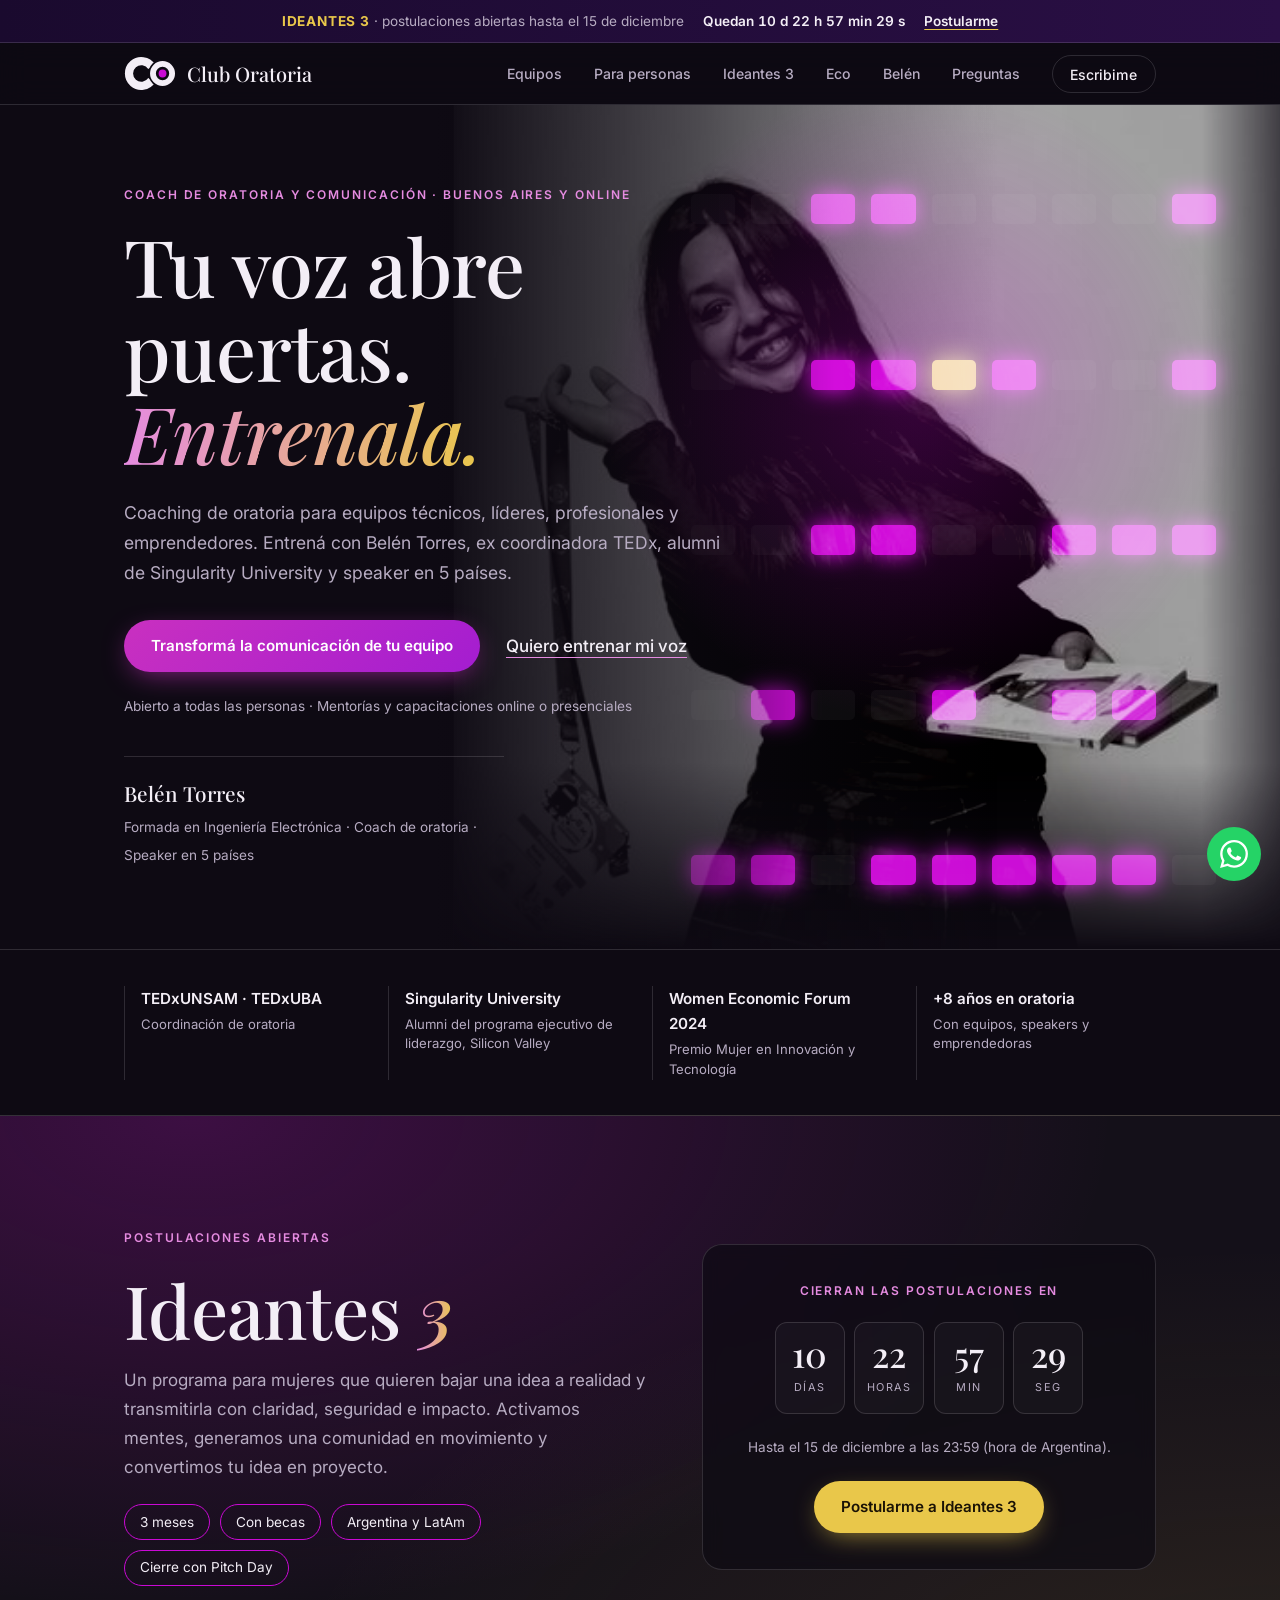
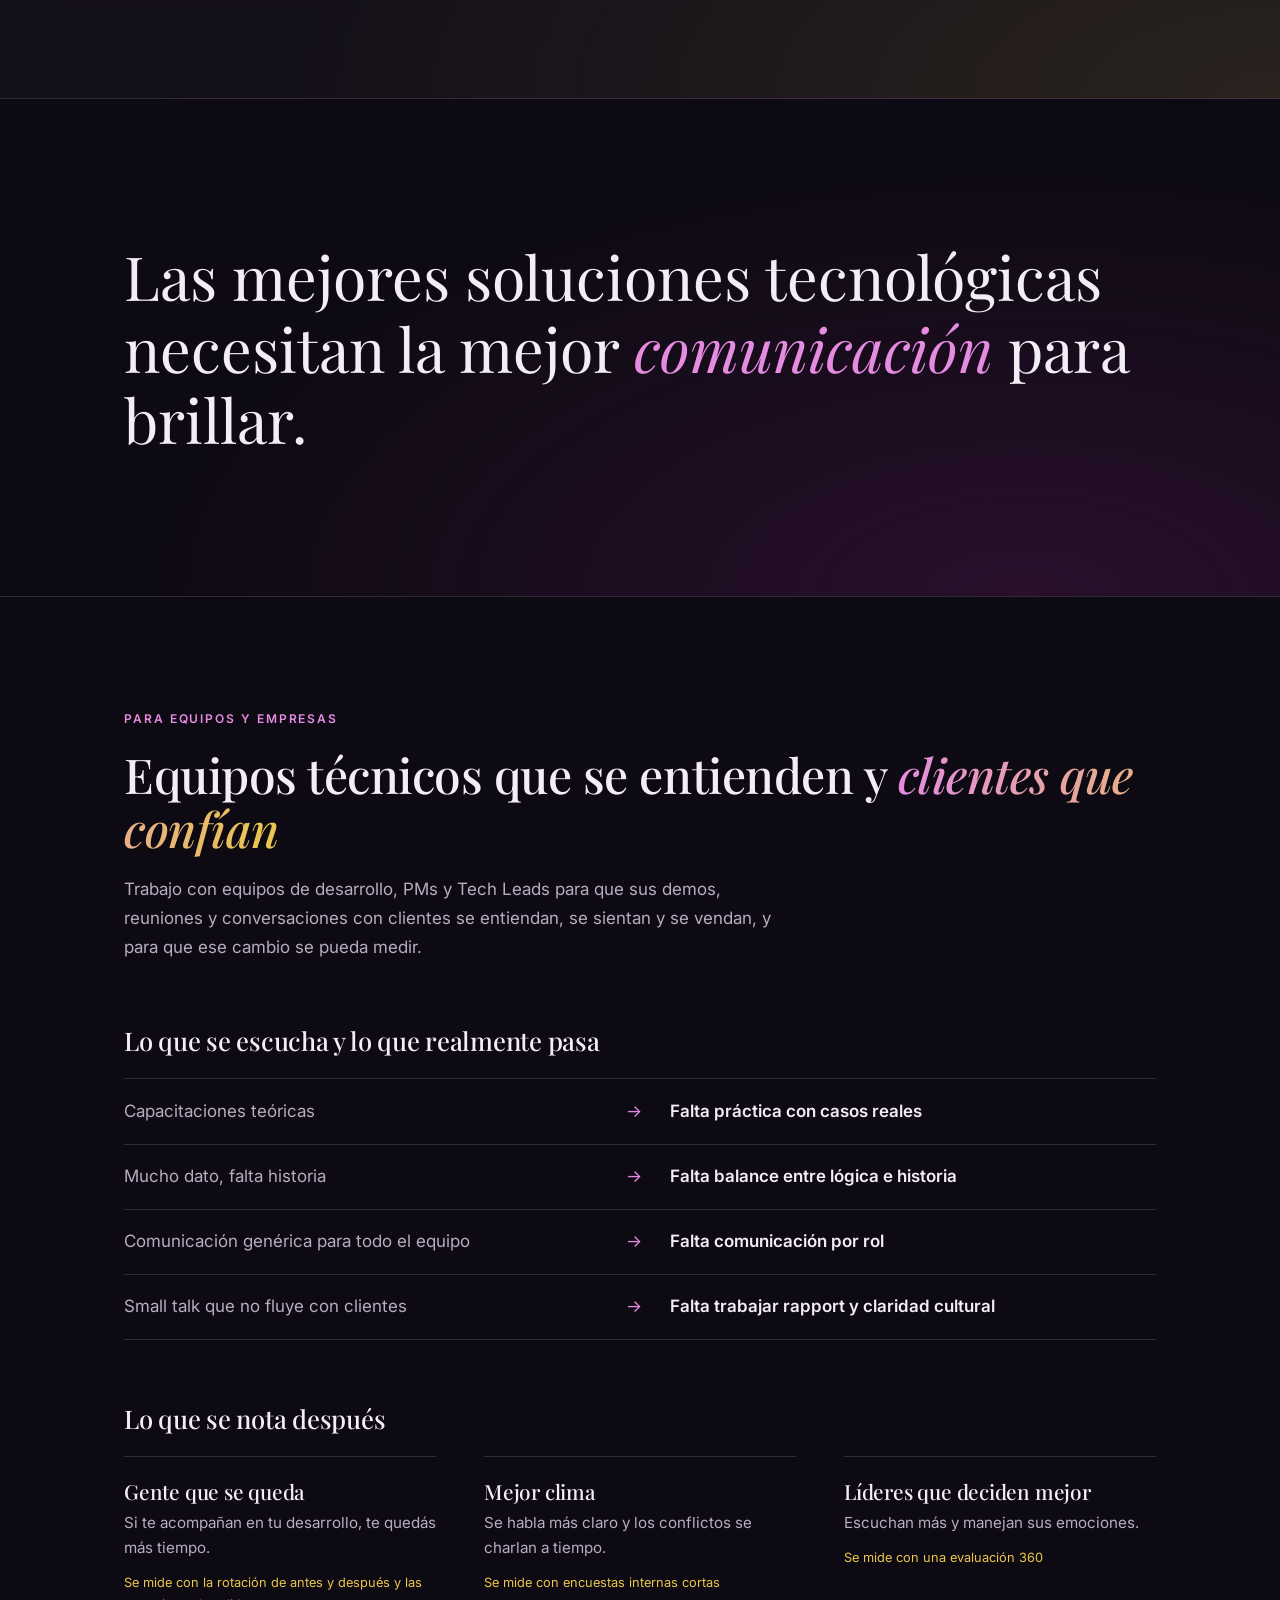
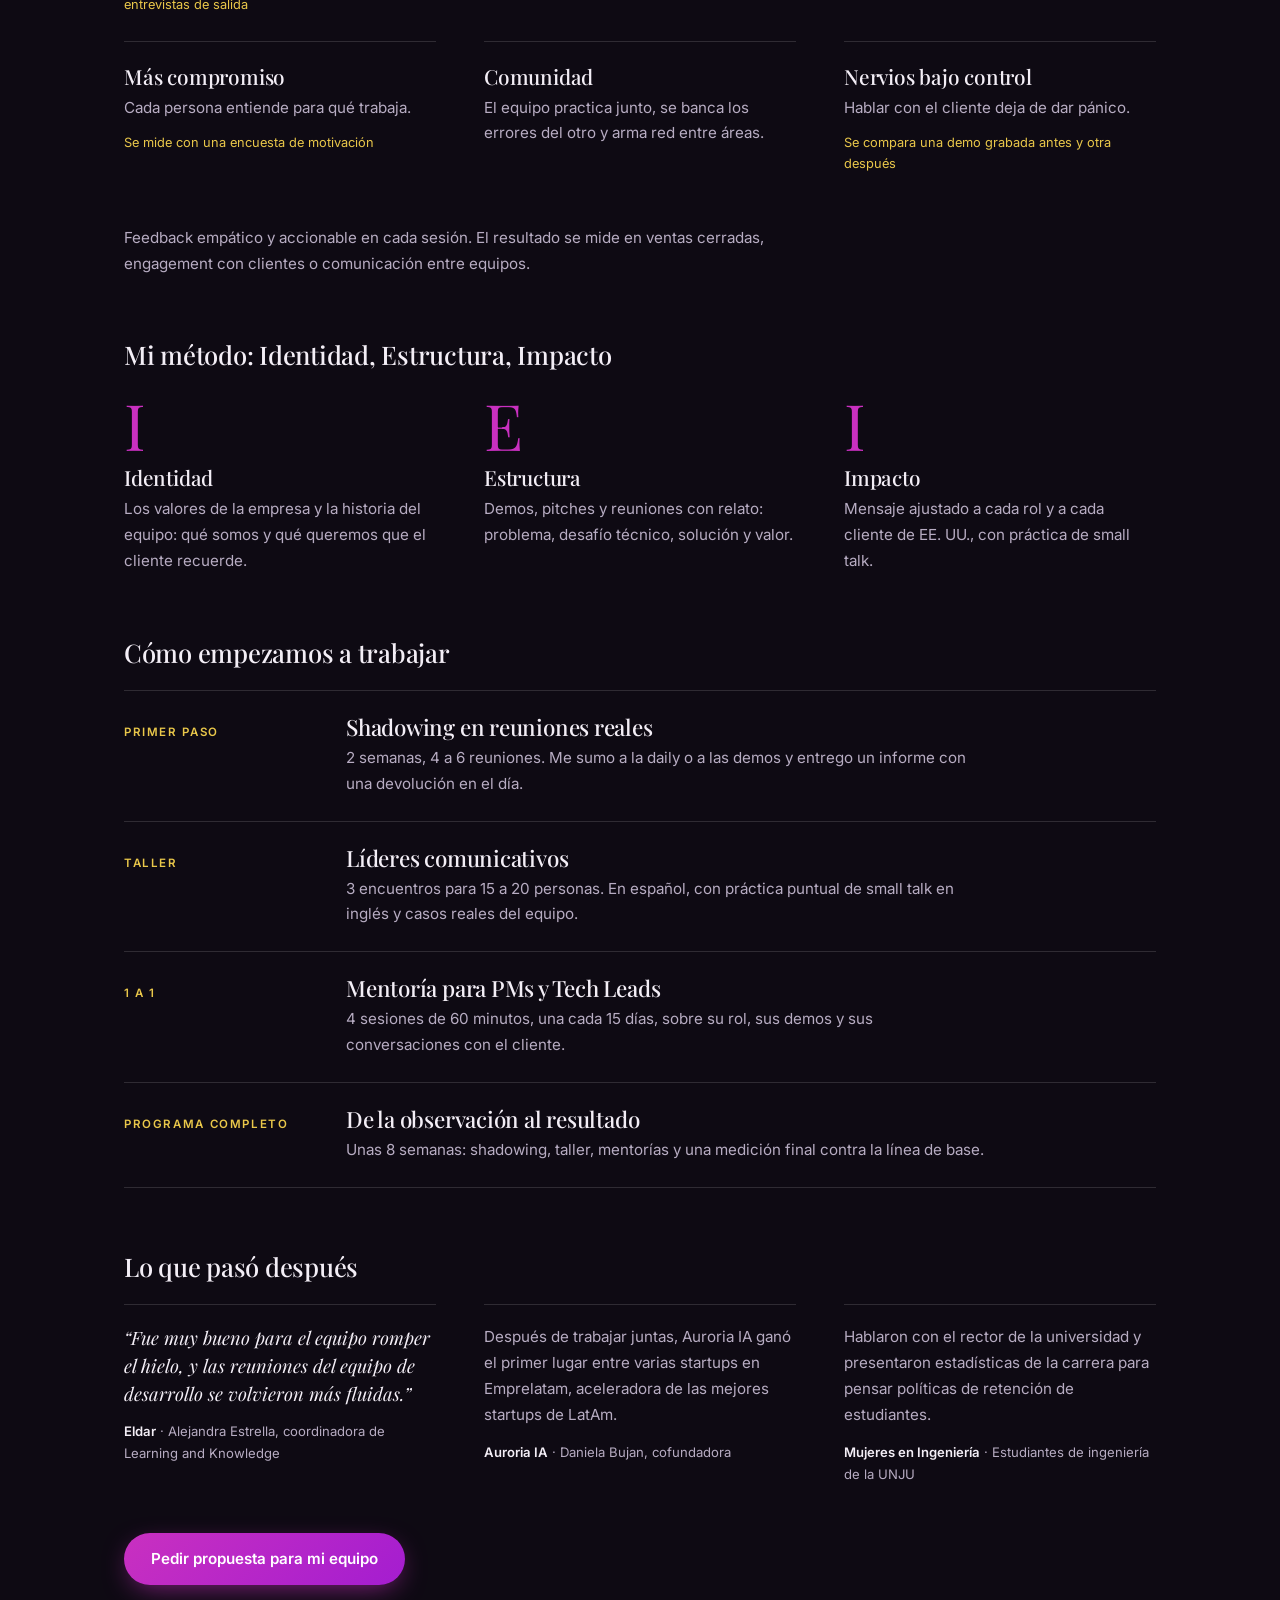
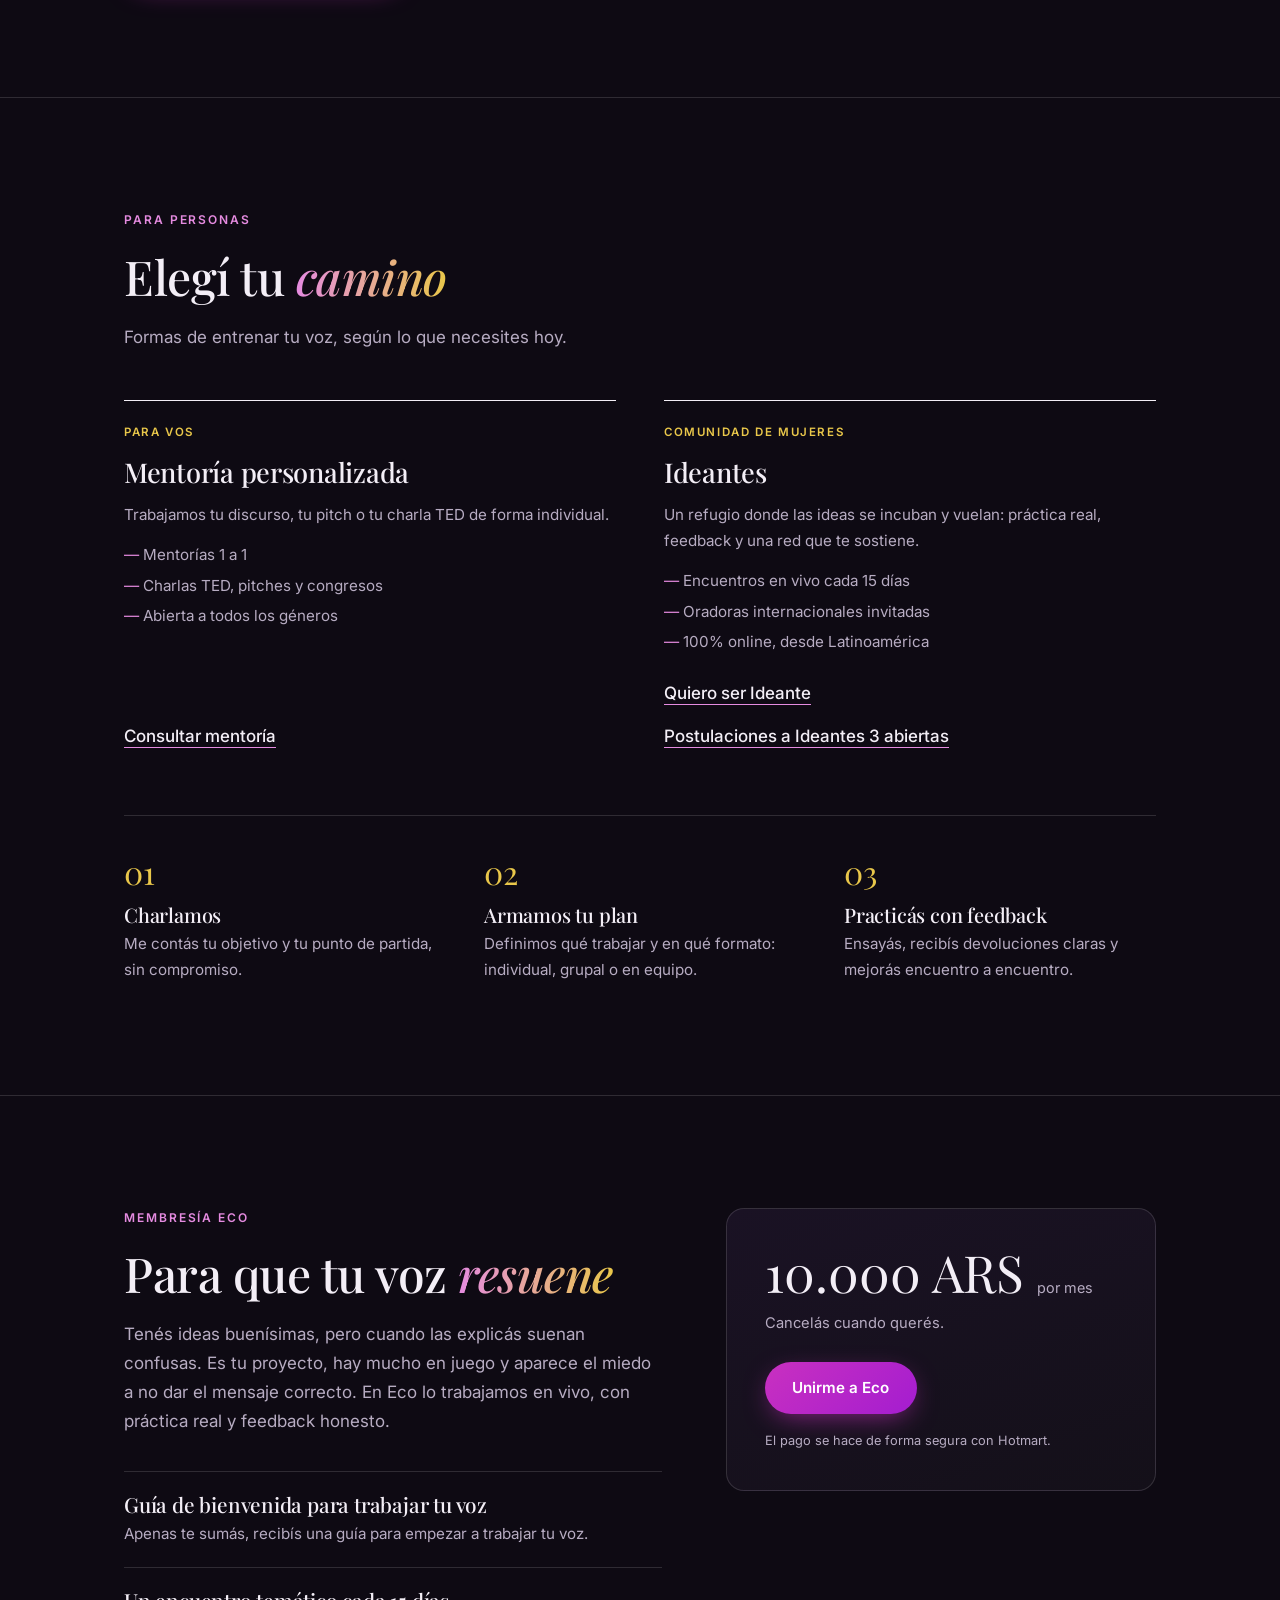
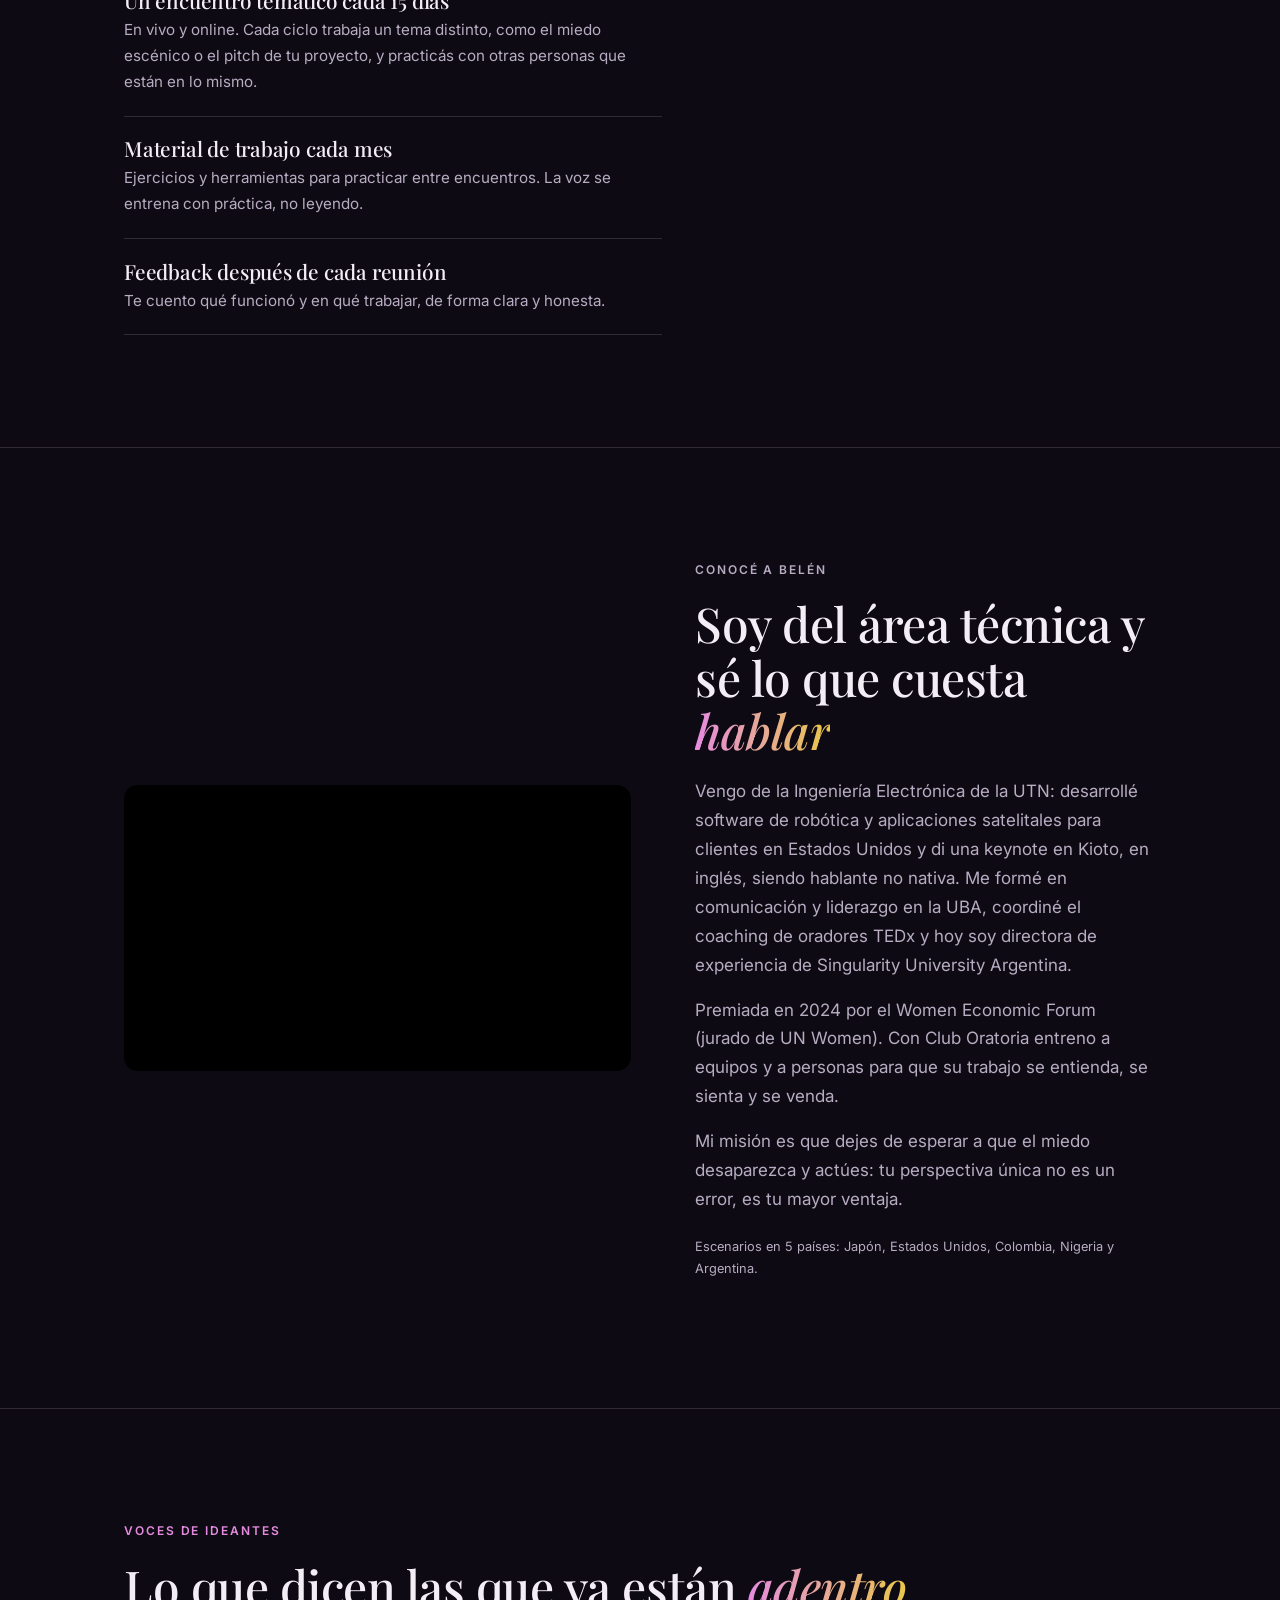
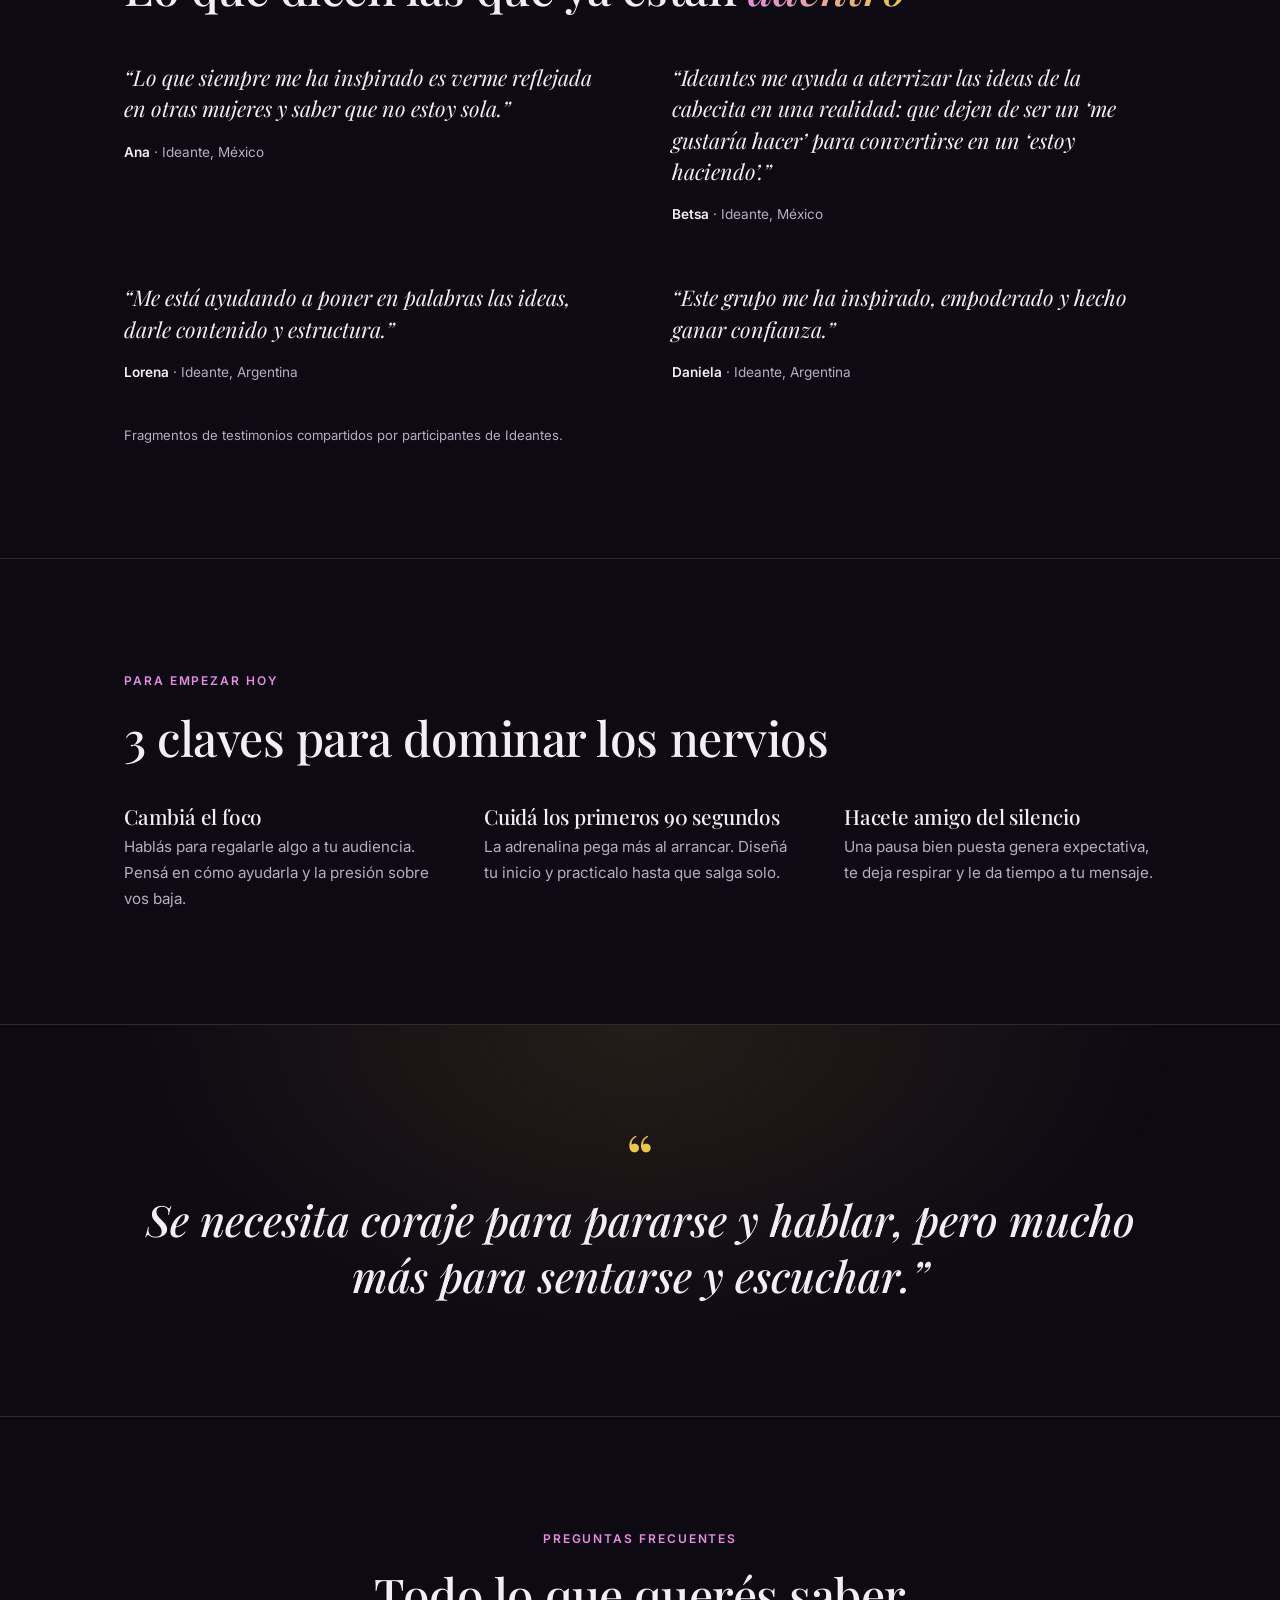
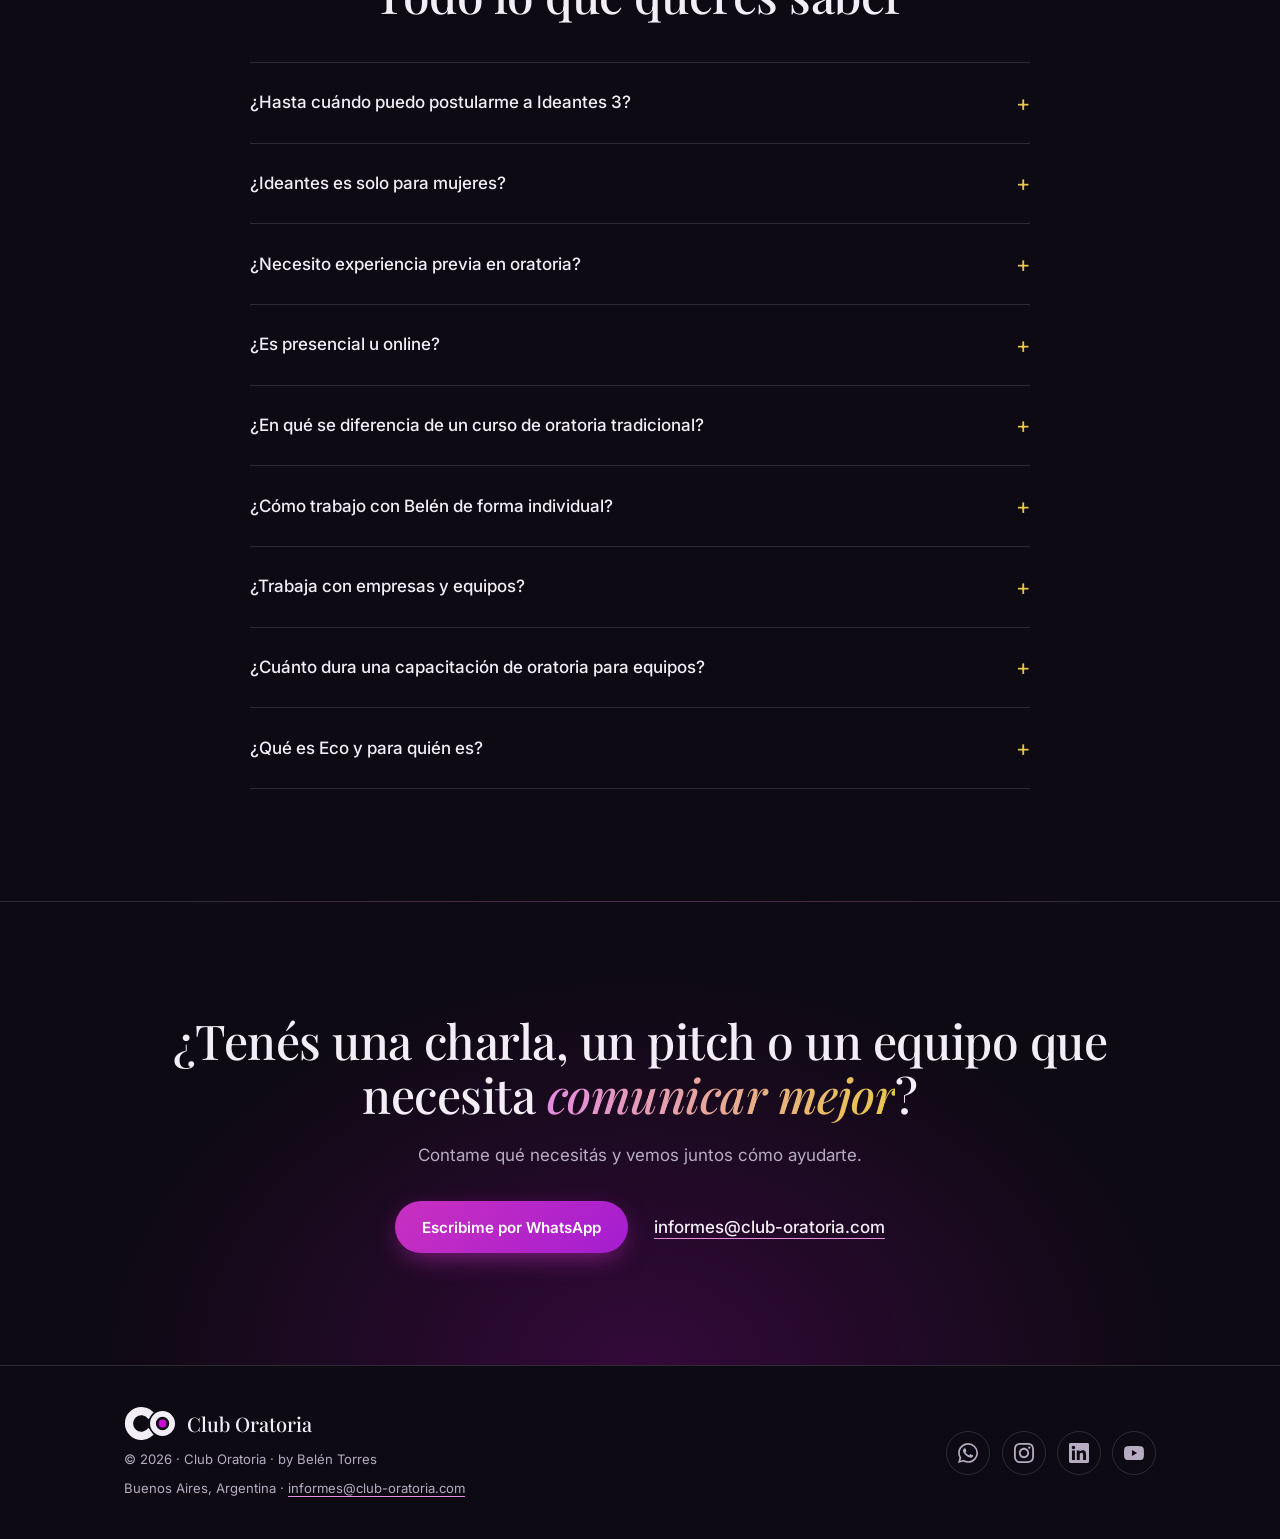
<file: index (12).html>
<!DOCTYPE html>
<html lang="es">
<head>
<meta charset="UTF-8">
<meta name="viewport" content="width=device-width, initial-scale=1.0">
<title>Coach de oratoria en Buenos Aires | Belén Torres – Club Oratoria</title>
<meta name="description" content="Coach de oratoria en Buenos Aires y online: mentorías 1 a 1, capacitaciones para equipos tech y membresía Eco. Con Belén Torres, ex coordinadora TEDx.">
<meta name="keywords" content="coach de oratoria, hablar en público, miedo a hablar en público, entrenadora de speakers, oratoria Argentina, Belén Torres, Club Oratoria, Ideantes, TEDx, capacitaciones oratoria empresas, comunicación efectiva">
<meta name="author" content="Belén Torres">
<meta name="robots" content="index, follow">
<meta name="theme-color" content="#0E0A13">
<meta property="og:title" content="Coach de oratoria en Buenos Aires | Belén Torres – Club Oratoria">
<meta property="og:description" content="Tu voz abre puertas. Entrenala con mentorías, capacitaciones para equipos e Ideantes. Postulaciones a Ideantes 3 hasta el 15 de diciembre.">
<meta property="og:type" content="website">
<meta property="og:url" content="https://www.club-oratoria.com">
<meta property="og:image" content="https://www.club-oratoria.com/preview.png">
<meta property="og:locale" content="es_AR">
<meta property="og:site_name" content="Club Oratoria">
<meta name="twitter:card" content="summary_large_image">
<link rel="canonical" href="https://www.club-oratoria.com">
<!-- Ícono para Google y navegadores: subí estos archivos a la raíz del sitio -->
<link rel="icon" href="/favicon.ico" sizes="48x48">
<link rel="icon" type="image/png" href="/favicon-192x192.png" sizes="192x192">
<link rel="apple-touch-icon" href="/apple-touch-icon.png">
<script type="application/ld+json">
{"@context":"https://schema.org","@graph":[
{"@type":"Person","@id":"https://www.club-oratoria.com/#belen","name":"Belén Torres","jobTitle":"Coach de Oratoria y Comunicación","description":"Coach de oratoria y comunicación, ex coordinadora de oratoria TEDx, directora de experiencia de Singularity University Argentina y conferencista en 5 países.","url":"https://www.club-oratoria.com","image":"https://www.club-oratoria.com/preview.png","knowsAbout":["oratoria","hablar en público","storytelling","comunicación para equipos técnicos","liderazgo"],"alumniOf":[{"@type":"CollegeOrUniversity","name":"Universidad Tecnológica Nacional"}],"sameAs":["https://www.linkedin.com/in/anahi-belen-torres/","https://www.instagram.com/club_oratoria/","https://www.youtube.com/@club_oratoria"]},
{"@type":"ProfessionalService","@id":"https://www.club-oratoria.com/#org","name":"Club Oratoria","url":"https://www.club-oratoria.com","logo":"https://www.club-oratoria.com/logo-512.png","image":"https://www.club-oratoria.com/preview.png","description":"Coaching de oratoria y comunicación: mentorías 1 a 1, capacitaciones para equipos tech y la membresía Eco.","founder":{"@id":"https://www.club-oratoria.com/#belen"},"areaServed":[{"@type":"City","name":"Buenos Aires"},{"@type":"Country","name":"Argentina"}],"availableLanguage":"es","contactPoint":{"@type":"ContactPoint","email":"informes@club-oratoria.com","contactType":"customer service"},"sameAs":["https://www.instagram.com/club_oratoria/","https://www.youtube.com/@club_oratoria"],"makesOffer":{"@type":"Offer","name":"Eco, membresía mensual de oratoria y marca personal","price":"10000","priceCurrency":"ARS","url":"https://www.club-oratoria.com/#eco"}},
{"@type":"FAQPage","mainEntity":[
{"@type":"Question","name":"¿Ideantes es solo para mujeres?","acceptedAnswer":{"@type":"Answer","text":"Ideantes es una comunidad pensada para mujeres. Las mentorías, los talleres y las capacitaciones para equipos están abiertos a todas las personas."}},
{"@type":"Question","name":"¿Necesito experiencia previa en oratoria?","acceptedAnswer":{"@type":"Answer","text":"No. Lo único que necesitás es una idea que quieras desarrollar y ganas de aprender a comunicarla con impacto."}},
{"@type":"Question","name":"¿Es presencial u online?","acceptedAnswer":{"@type":"Answer","text":"Ideantes es 100% online y sincrónico, con encuentros en vivo cada 15 días. Las mentorías y capacitaciones pueden ser online o en Buenos Aires."}},
{"@type":"Question","name":"¿Cómo trabajo con Belén de forma individual?","acceptedAnswer":{"@type":"Answer","text":"Escribí por WhatsApp o a informes@club-oratoria.com para consultar disponibilidad de mentorías 1 a 1 o mentoría en proyectos como charlas TED o pitches."}},
{"@type":"Question","name":"¿Trabaja con empresas y equipos?","acceptedAnswer":{"@type":"Answer","text":"Sí. Dicta talleres de comunicación y oratoria para equipos y prepara a líderes para presentaciones de alto impacto."}},
{"@type":"Question","name":"¿Qué es Eco y para quién es?","acceptedAnswer":{"@type":"Answer","text":"Eco es la membresía accesible de Club Oratoria: por 10.000 ARS al mes tenés una guía de bienvenida para trabajar tu voz, un encuentro temático en vivo cada 15 días, material de trabajo cada mes y feedback después de cada reunión. Cancelás cuando querés."}},
{"@type":"Question","name":"¿Hasta cuándo puedo postularme a Ideantes 3?","acceptedAnswer":{"@type":"Answer","text":"Las postulaciones a Ideantes 3 están abiertas hasta el 15 de diciembre de 2026 a las 23:59, hora de Argentina."}}
]}]}
</script>
<link rel="preconnect" href="https://fonts.googleapis.com">
<link rel="preconnect" href="https://fonts.gstatic.com" crossorigin>
<link href="https://fonts.googleapis.com/css2?family=Inter:wght@400;500;600&family=Playfair+Display:ital,wght@0,500;0,600;1,500&display=swap" rel="stylesheet">
<style>
:root{--bg:#0E0A13;--bg2:#141019;--tx:#F3EEF6;--mute:#B7ACC2;--line:rgba(243,238,246,.14);--acc:#C930C0;--accs:#E58BE0;--yel:#E9C74A;--mg:#CA09D4}
*{box-sizing:border-box;margin:0;padding:0}
html{scroll-behavior:smooth;scroll-padding-top:84px}
body{font:400 1.0625rem/1.7 Inter,system-ui,sans-serif;background:var(--bg);color:var(--tx);overflow-x:hidden;-webkit-font-smoothing:antialiased}
a{color:inherit}
:focus-visible{outline:2px solid var(--accs);outline-offset:3px}
.wrap{max-width:1080px;margin:0 auto;padding:0 1.5rem}
section{padding:clamp(4rem,9vw,7rem) 0;border-top:1px solid var(--line);position:relative}
.eyebrow{font-size:.75rem;letter-spacing:.16em;text-transform:uppercase;font-weight:600;color:var(--accs);margin-bottom:1.2rem}
h1,h2,h3{font-family:"Playfair Display",Georgia,serif;font-weight:500;line-height:1.12;letter-spacing:-.01em}
h2{font-size:clamp(2rem,3.8vw,3rem);margin-bottom:1.2rem}
h1 em,h2 em{font-style:italic;background:linear-gradient(90deg,var(--accs),var(--yel));-webkit-background-clip:text;background-clip:text;color:transparent}
.lead{color:var(--mute);max-width:40em}
.btn{display:inline-flex;align-items:center;justify-content:center;min-height:52px;padding:0 1.7rem;border-radius:999px;font-weight:600;font-size:.95rem;text-decoration:none;transition:transform .25s,box-shadow .25s,background .25s,color .25s}
.btn-main{background:linear-gradient(135deg,var(--acc),#a41dd0);color:#fff;box-shadow:0 8px 28px -8px rgba(201,48,192,.7)}
.btn-main:hover{transform:translateY(-3px);box-shadow:0 14px 34px -8px rgba(201,48,192,.95)}
.btn-y{background:var(--yel);color:#1a1205;box-shadow:0 8px 28px -10px rgba(233,199,74,.8)}
.btn-y:hover{transform:translateY(-3px)}
.link{font-weight:500;text-decoration:underline;text-decoration-color:var(--accs);text-underline-offset:.3em}
.link:hover{color:var(--accs)}
.actions{display:flex;gap:1.6rem;flex-wrap:wrap;align-items:center}
.logo{color:var(--tx);display:block}
.prog{position:fixed;top:0;left:0;height:3px;width:0;background:linear-gradient(90deg,var(--acc),var(--yel));z-index:90}
.bar{background:var(--bg2);border-bottom:1px solid var(--line);text-align:center;font-size:.85rem;color:var(--mute);padding:.6rem 1rem}
.bar a{color:var(--tx);text-decoration:underline;text-decoration-color:var(--yel);text-underline-offset:.25em}
.bar b{color:var(--yel);letter-spacing:.06em}
.i3{display:flex;gap:.3rem 1.2rem;justify-content:center;align-items:center;flex-wrap:wrap;background:linear-gradient(90deg,#1a0a2e,#2a0f45)}
.i3 .t{font-weight:600;font-variant-numeric:tabular-nums;color:var(--tx)}
.i3 a{font-weight:600}
header{position:sticky;top:0;z-index:50;background:rgba(14,10,19,.85);backdrop-filter:blur(14px);border-bottom:1px solid var(--line)}
.nav{display:flex;align-items:center;justify-content:space-between;gap:1rem;padding:.8rem 1.5rem;max-width:1080px;margin:0 auto}
.brand{display:flex;align-items:center;gap:.7rem;text-decoration:none;font-family:"Playfair Display",Georgia,serif;font-size:1.25rem;font-weight:500}
#menu{display:flex;align-items:center;gap:2rem;list-style:none}
#menu a{text-decoration:none;font-size:.88rem;font-weight:500;color:var(--mute);transition:color .2s}
#menu a:hover{color:var(--tx)}
#menu .nav-cta{color:var(--tx);border:1px solid var(--line);padding:.6rem 1.1rem;border-radius:999px;transition:border-color .2s}
#menu .nav-cta:hover{border-color:var(--accs)}
.menu-btn{display:none;background:none;border:1px solid var(--line);color:var(--tx);border-radius:8px;min-height:44px;padding:0 1rem;font:500 .88rem Inter,sans-serif}
.hero{border-top:0;position:relative;overflow:hidden;min-height:clamp(580px,88vh,780px);display:flex;align-items:center;padding:clamp(3rem,7vw,5rem) 0}
.hero::before{content:"";position:absolute;inset:0;z-index:1;background:linear-gradient(90deg,var(--bg) 0%,var(--bg) 34%,rgba(14,10,19,.6) 54%,rgba(14,10,19,0) 78%)}
.hero .wrap{display:block;position:relative;z-index:3;width:100%}
.hero-img{position:absolute;top:0;right:0;height:100%;width:min(68%,880px);object-fit:cover;object-position:center top;z-index:0;filter:brightness(.72) contrast(1.18);transform:translateX(5%);-webkit-mask-image:linear-gradient(to top,transparent 0,#000 22%),linear-gradient(to left,transparent 0,#000 14%);-webkit-mask-composite:source-in;mask-image:linear-gradient(to top,transparent 0,#000 22%),linear-gradient(to left,transparent 0,#000 14%);mask-composite:intersect}
.glow{position:absolute;inset:0;z-index:1;pointer-events:none;background:radial-gradient(520px circle at var(--mx,72%) var(--my,35%),rgba(202,9,212,.26),transparent 62%)}
.lights{position:absolute;top:0;right:0;bottom:0;width:58%;z-index:1;display:grid;grid-template-columns:repeat(9,1fr);gap:16px;padding:7% 5% 5% 12%;align-content:space-between;pointer-events:none;mix-blend-mode:screen;-webkit-mask-image:linear-gradient(to right,transparent,#000 40%);mask-image:linear-gradient(to right,transparent,#000 40%)}
.lights i{height:30px;border-radius:5px;background:rgba(255,255,255,.035);transition:background .9s,box-shadow .9s}
.lights i.on{background:var(--mg);box-shadow:0 0 22px var(--mg)}
.lights i.y{background:var(--yel);box-shadow:0 0 26px var(--yel)}
.hero-copy{max-width:600px}
.hero h1{font-size:clamp(2.8rem,6.2vw,5rem);line-height:1.05;margin-bottom:1.5rem}
.hero .lead{font-size:1.1rem;margin-bottom:2rem}
.micro{margin-top:1.4rem;font-size:.85rem;color:var(--mute)}
.sig{margin-top:2.4rem;padding-top:1.2rem;border-top:1px solid var(--line);max-width:380px}
.sig b{display:block;font-family:"Playfair Display",Georgia,serif;font-size:1.3rem;font-weight:500}
.sig span{font-size:.85rem;color:var(--mute)}
.proof{padding:2.2rem 0}
.proof ul{list-style:none;display:grid;grid-template-columns:repeat(4,1fr);gap:1.5rem}
.proof li{border-left:1px solid var(--line);padding-left:1rem}
.proof b{display:block;font-size:.95rem;font-weight:600}
.proof small{display:block;font-size:.82rem;color:var(--mute);line-height:1.5;margin-top:.2rem}
.ad{background:radial-gradient(ellipse at 15% 0,rgba(202,9,212,.22),transparent 60%),radial-gradient(ellipse at 100% 100%,rgba(233,199,74,.1),transparent 55%),var(--bg2);overflow:hidden}
.adgrid{display:grid;grid-template-columns:1.15fr 1fr;gap:3.5rem;align-items:center}
.ad h2{font-size:clamp(2.6rem,6vw,4.6rem);margin-bottom:1rem}
.pills{display:flex;gap:.6rem;flex-wrap:wrap;margin-top:1.4rem;list-style:none}
.pills li{border:1px solid var(--mg);border-radius:999px;padding:.35rem .95rem;font-size:.85rem}
.adcard{border:1px solid var(--line);background:rgba(14,10,19,.7);backdrop-filter:blur(8px);border-radius:20px;padding:2.2rem;text-align:center}
.adcard .eyebrow{margin-bottom:0}
.cd{display:flex;gap:.6rem;justify-content:center;margin:1.3rem 0 .8rem}
.cd div{min-width:70px;border:1px solid var(--line);border-radius:12px;padding:.8rem .4rem;background:rgba(255,255,255,.03)}
.cd b{display:block;font:500 2.2rem/1 "Playfair Display",Georgia,serif;font-variant-numeric:tabular-nums}
.cd small{font-size:.68rem;letter-spacing:.12em;text-transform:uppercase;color:var(--mute)}
.adcard .actions{justify-content:center;margin-top:1.4rem}
.statement{padding:clamp(5rem,11vw,9rem) 0;background:radial-gradient(ellipse at 80% 100%,rgba(201,48,192,.14),transparent 60%)}
.statement p{font-family:"Playfair Display",Georgia,serif;font-size:clamp(2rem,4.8vw,3.8rem);line-height:1.18;max-width:19em}
.statement em{font-style:italic;color:var(--accs)}
.cols3{display:grid;grid-template-columns:repeat(3,1fr);gap:3rem;margin-top:3rem}
.col{border-top:1px solid var(--tx);padding-top:1.4rem;display:flex;flex-direction:column;gap:.9rem;transition:transform .3s,border-color .3s}
.col:hover{transform:translateY(-4px);border-color:var(--accs)}
.tag{font-size:.72rem;letter-spacing:.14em;text-transform:uppercase;font-weight:600;color:var(--yel)}
.col h3{font-size:1.7rem}
.col p,.col li{color:var(--mute);font-size:.95rem}
.col ul{list-style:none;display:grid;gap:.3rem}
.col li::before{content:"\2014\00a0";color:var(--accs)}
.col .link{margin-top:auto;padding-top:.6rem;align-self:flex-start}
.col .link+.link{margin-top:0;padding-top:0}
.steps{display:grid;grid-template-columns:repeat(3,1fr);gap:3rem;margin-top:4rem;padding-top:2.5rem;border-top:1px solid var(--line)}
.steps .n{font-family:"Playfair Display",Georgia,serif;font-size:2rem;color:var(--yel);line-height:1}
.steps h3{font-size:1.25rem;margin:.6rem 0 .3rem}
.steps p{color:var(--mute);font-size:.95rem}
.eco{display:grid;grid-template-columns:1.25fr 1fr;gap:4rem;align-items:start}
.items{margin-top:2.2rem}
.it{border-top:1px solid var(--line);padding:1.3rem 0}
.it:last-child{border-bottom:1px solid var(--line)}
.it h3{font-size:1.3rem;margin-bottom:.3rem}
.it p{color:var(--mute);font-size:.95rem}
.price{border:1px solid var(--line);background:linear-gradient(160deg,#1a1224,var(--bg2));padding:2.4rem;border-radius:18px;position:sticky;top:100px}
.amt{font-family:"Playfair Display",Georgia,serif;font-size:3.2rem;line-height:1}
.amt small{font-size:.9rem;color:var(--mute);font-family:Inter,sans-serif}
.terms{color:var(--mute);font-size:.92rem;margin:.8rem 0 1.6rem}
.safe{font-size:.8rem;color:var(--mute);margin-top:1rem}
.rows{margin-top:2.5rem}
.row{display:grid;grid-template-columns:190px 1fr;gap:2rem;padding:1.5rem 0;border-top:1px solid var(--line)}
.row:last-child{border-bottom:1px solid var(--line)}
.row .tag{padding-top:.5rem}
.row h3{font-size:1.4rem;margin-bottom:.3rem}
.row p{color:var(--mute);font-size:.95rem;max-width:42em}
.sub{font-size:1.6rem;margin:4rem 0 1.5rem}
.cols{display:grid;grid-template-columns:repeat(3,1fr);gap:3rem}
.m .l{font-family:"Playfair Display",Georgia,serif;font-size:4rem;line-height:1;color:var(--acc)}
.m h3{font-size:1.3rem;margin:.4rem 0}
.m p,.rs p,.rs blockquote{color:var(--mute);font-size:.95rem}
.rs{border-top:1px solid var(--line);padding-top:1.2rem}
.rs blockquote{font-family:"Playfair Display",Georgia,serif;font-style:italic;font-size:1.15rem;line-height:1.5;color:var(--tx)}
.rs cite{display:block;font-style:normal;font-size:.82rem;color:var(--mute);margin-top:.8rem}
.rs cite b{color:var(--tx);font-weight:600}
.about{display:grid;grid-template-columns:1.1fr 1fr;gap:4rem;align-items:center}
.video{position:relative;padding-bottom:56.25%;height:0;border-radius:14px;overflow:hidden;background:#000}
.video iframe{position:absolute;inset:0;width:100%;height:100%;border:0}
.about p{color:var(--mute);margin-bottom:1rem}
.about .cap{margin-top:1.4rem}
.cap{font-size:.8rem;color:var(--mute)}
.quotes{display:grid;grid-template-columns:repeat(2,1fr);gap:3.5rem 4rem;margin-top:3rem}
.quotes blockquote{font-family:"Playfair Display",Georgia,serif;font-style:italic;font-size:1.35rem;line-height:1.45}
.quotes cite{display:block;font-style:normal;font-size:.85rem;color:var(--mute);margin-top:1rem}
.quotes cite b{color:var(--tx);font-weight:600}
.note{font-size:.82rem;color:var(--mute);margin-top:2.5rem}
.claves h3{font-size:1.3rem;margin-bottom:.4rem}
.claves p{color:var(--mute);font-size:.95rem}
.faq{max-width:780px;margin:2.5rem auto 0}
details{border-bottom:1px solid var(--line)}
details:first-child{border-top:1px solid var(--line)}
summary{list-style:none;cursor:pointer;display:flex;justify-content:space-between;gap:1rem;align-items:center;padding:1.3rem 0;font-weight:500}
summary::-webkit-details-marker{display:none}
summary::after{content:"+";color:var(--yel);font-size:1.4rem;font-weight:400;transition:transform .2s}
details[open] summary::after{transform:rotate(45deg)}
details p{color:var(--mute);font-size:.96rem;padding-bottom:1.3rem}
details a{color:var(--tx);text-decoration:underline;text-decoration-color:var(--accs)}
.center{text-align:center}.center .lead{margin:0 auto}
.final{background:radial-gradient(ellipse at 50% 100%,rgba(202,9,212,.2),transparent 60%)}
.final .actions{justify-content:center;margin-top:2rem}
footer{border-top:1px solid var(--line);padding:2.5rem 0}
footer .wrap{display:flex;justify-content:space-between;align-items:center;flex-wrap:wrap;gap:1.5rem}
footer small{color:var(--mute);font-size:.82rem;display:block;margin-top:.4rem}
footer small a{color:var(--mute);text-decoration:underline;text-decoration-color:var(--accs);text-underline-offset:.2em}
footer small a:hover{color:var(--tx)}
.social{display:flex;gap:.7rem;flex-wrap:wrap}
.social a{width:44px;height:44px;display:inline-flex;align-items:center;justify-content:center;border:1px solid var(--line);border-radius:50%;color:var(--mute);transition:color .2s,border-color .2s,transform .2s}
.social a:hover{color:var(--tx);border-color:var(--accs);transform:translateY(-2px)}
.social svg{width:20px;height:20px;fill:currentColor}
.wa{position:fixed;right:1.2rem;bottom:1.2rem;z-index:60;width:54px;height:54px;border-radius:50%;background:#25D366;display:flex;align-items:center;justify-content:center;animation:pulse 2.6s infinite}
@keyframes pulse{0%{box-shadow:0 0 0 0 rgba(37,211,102,.55)}70%{box-shadow:0 0 0 16px rgba(37,211,102,0)}100%{box-shadow:0 0 0 0 rgba(37,211,102,0)}}
.cols2{grid-template-columns:repeat(2,1fr)}
.pr{display:grid;grid-template-columns:1fr 28px 1fr;gap:1rem;align-items:center;padding:1.1rem 0;border-top:1px solid var(--line)}
.pr:last-child{border-bottom:1px solid var(--line)}
.pr span{color:var(--mute)}
.pr i{font-style:normal;color:var(--accs)}
.pr b{font-weight:600}
.outs{display:grid;grid-template-columns:repeat(3,1fr);gap:0 3rem}
.out{border-top:1px solid var(--line);padding:1.4rem 0 1.6rem}
.out h3{font-size:1.3rem;margin-bottom:.4rem}
.out p{color:var(--mute);font-size:.95rem}
.how{display:block;margin-top:.7rem;font-size:.8rem;color:var(--yel)}
.fine{margin-top:1.5rem;color:var(--mute);font-size:.95rem;max-width:44em}
.quote{text-align:center;background:radial-gradient(ellipse at 50% 0,rgba(233,199,74,.1),transparent 60%)}
.quote blockquote{font-family:"Playfair Display",Georgia,serif;font-style:italic;font-weight:500;font-size:clamp(1.7rem,3.6vw,2.7rem);line-height:1.3;max-width:24em;margin:0 auto}
.quote blockquote::before{content:"\201C";display:block;font-style:normal;font-size:4rem;line-height:.6;color:var(--yel);margin-bottom:1rem}
[hidden]{display:none!important}
.promo-tag{display:inline-block;font-size:.72rem;letter-spacing:.14em;text-transform:uppercase;font-weight:600;color:var(--bg);background:var(--yel);padding:.3rem .65rem;border-radius:6px;margin-bottom:1rem}
.amt s{font-size:1.7rem;color:var(--mute);margin-right:.5rem;text-decoration-color:var(--accs)}
.amt .u{font-family:Inter,sans-serif;font-size:.9rem;color:var(--mute)}
.code{display:flex;align-items:center;justify-content:space-between;gap:1rem;width:100%;margin:1.1rem 0 .3rem;padding:.75rem 1rem;border:1px dashed var(--yel);background:transparent;color:var(--tx);font:600 1rem Inter,sans-serif;letter-spacing:.14em;cursor:pointer;border-radius:8px}
.code em{font-style:normal;font-size:.8rem;letter-spacing:0;color:var(--yel);font-weight:500}
.code:hover{background:rgba(233,199,74,.08)}
.count{font-size:.85rem;color:var(--yel);margin:.6rem 0 0}
.cta-inline{display:none;margin:1.4rem 0 0}
.rv{opacity:0;transform:translateY(26px);transition:opacity .8s,transform .8s}
.rv.in{opacity:1;transform:none}
.burst{position:fixed;width:12px;height:12px;margin:-6px 0 0 -6px;border-radius:50%;background:var(--mg);box-shadow:0 0 24px 6px var(--mg);pointer-events:none;z-index:100;animation:burst .8s ease-out forwards}
@keyframes burst{to{transform:scale(9);opacity:0}}
@media(max-width:860px){
 .cta-inline{display:block}
 .hero{display:block;min-height:0;padding:0 0 3rem}
 .hero::before{display:none}
 .hero-img{position:relative;width:100%;height:440px;display:block;transform:none;-webkit-mask-image:linear-gradient(to top,transparent 0,#000 40%);mask-image:linear-gradient(to top,transparent 0,#000 40%)}
 .lights{width:100%;height:440px;bottom:auto;grid-template-columns:repeat(6,1fr);padding:8% 6%}
 .hero .wrap{margin-top:-90px}
 section{padding:3.5rem 0}
 .about,.eco,.adgrid{grid-template-columns:1fr;gap:2.5rem}
 .proof ul{grid-template-columns:1fr 1fr}
 .cols3,.steps,.cols,.quotes{grid-template-columns:1fr;gap:2.2rem}
 .row{grid-template-columns:1fr;gap:.3rem}
 .pr{grid-template-columns:1fr;gap:.2rem}.pr i{display:none}
 .outs{grid-template-columns:1fr}
 .price{position:static;padding:1.8rem}
 .cd div{flex:1;min-width:0}
 .menu-btn{display:inline-flex;align-items:center}
 #menu{display:none;position:absolute;top:100%;left:0;right:0;flex-direction:column;align-items:stretch;gap:0;background:var(--bg);border-bottom:1px solid var(--line);padding:.5rem 1.5rem 1rem}
 #menu.open{display:flex}
 #menu a{display:block;padding:.9rem 0}
 #menu .nav-cta{margin-top:.6rem;text-align:center}
 footer .wrap{flex-direction:column;text-align:center}
}
@media(prefers-reduced-motion:reduce){html{scroll-behavior:auto}.btn,summary::after,.col,.lights i{transition:none}.rv{opacity:1;transform:none;transition:none}.wa{animation:none}.burst{display:none}}
</style>
</head>
<body>
<div class="prog" id="prog"></div>
<svg width="0" height="0" style="position:absolute" aria-hidden="true"><defs><symbol id="co" viewBox="250 510 1460 980"><mask id="cm" maskUnits="userSpaceOnUse" x="250" y="510" width="1460" height="980"><rect x="250" y="510" width="1460" height="980" fill="#fff"/><circle cx="1332" cy="1000" r="395" fill="#000"/></mask><path mask="url(#cm)" d="M1028 811A347 347 0 1 0 1028 1189" fill="none" stroke="currentColor" stroke-width="230"/><circle cx="1332" cy="1000" r="269" fill="none" stroke="currentColor" stroke-width="164"/><circle cx="1332" cy="1000" r="110" fill="#C90BD4"/></symbol></defs></svg>

<div class="bar i3" id="i3bar"><span><b>IDEANTES 3</b> · postulaciones abiertas hasta el 15 de diciembre</span><span class="t" id="i3t" role="timer" aria-label="Tiempo restante para postularte a Ideantes 3"></span><a href="https://docs.google.com/forms/d/e/1FAIpQLSddJmN936LypiBU8iSmVEiPBogPGpHAlKRUkTJUldNou6orrw/viewform?usp=sharing&amp;ouid=108334673379159714335" target="_blank" rel="noopener noreferrer">Postularme</a></div>

<div class="bar" data-promo>Cyber Monday extendido · 15% OFF en Eco con el código <b>CLUB15</b> · hasta el 11 de noviembre · <a href="#eco">Quiero mi descuento</a></div>

<header>
<nav class="nav" aria-label="Navegación principal">
<a class="brand" href="#" aria-label="Club Oratoria, inicio"><svg class="logo" width="52" height="35" role="img" aria-label="Logo de Club Oratoria"><use href="#co"/></svg>Club Oratoria</a>
<button class="menu-btn" aria-expanded="false" aria-controls="menu">Menú</button>
<ul id="menu">
<li><a href="#equipos">Equipos</a></li>
<li><a href="#caminos">Para personas</a></li>
<li><a href="#ideantes">Ideantes 3</a></li>
<li><a href="#eco">Eco</a></li>
<li><a href="#belen">Belén</a></li>
<li><a href="#faq">Preguntas</a></li>
<li><a class="nav-cta" href="https://wa.me/541126789589?text=Hola%20Bel%C3%A9n%2C%20vengo%20de%20tu%20web%20y%20quiero%20consultar." target="_blank" rel="noopener noreferrer">Escribime</a></li>
</ul>
</nav>
</header>

<main>
<section class="hero" aria-label="Inicio">
<div class="glow" id="glow"></div>
<div class="lights" id="lights" aria-hidden="true"></div>
<!-- Cambiá src por la ruta de tu foto en el repo (antes estaba incrustada en base64) -->
<img class="hero-img" src="belen-hero.jpg" alt="Belén Torres, coach de oratoria y speaker internacional" width="1200" height="1200" fetchpriority="high">
<div class="wrap">
<div class="hero-copy">
<p class="eyebrow">Coach de oratoria y comunicación · Buenos Aires y online</p>
<h1>Tu voz abre puertas. <em>Entrenala.</em></h1>
<p class="lead">Coaching de oratoria para equipos técnicos, líderes, profesionales y emprendedores. Entrená con Belén Torres, ex coordinadora TEDx, alumni de Singularity University y speaker en 5 países.</p>
<div class="actions">
<a class="btn btn-main" href="#equipos">Transformá la comunicación de tu equipo</a>
<a class="link" href="#caminos">Quiero entrenar mi voz</a>
</div>
<p class="micro">Abierto a todas las personas · Mentorías y capacitaciones online o presenciales</p>
<div class="sig"><b>Belén Torres</b><span>Formada en Ingeniería Electrónica · Coach de oratoria · Speaker en 5 países</span></div>
</div>
</div>
</section>

<section class="proof" aria-label="Trayectoria">
<div class="wrap">
<ul>
<li class="rv"><b>TEDxUNSAM · TEDxUBA</b><small>Coordinación de oratoria</small></li>
<li class="rv"><b>Singularity University</b><small>Alumni del programa ejecutivo de liderazgo, Silicon Valley</small></li>
<li class="rv"><b>Women Economic Forum 2024</b><small>Premio Mujer en Innovación y Tecnología</small></li>
<li class="rv"><b>+8 años en oratoria</b><small>Con equipos, speakers y emprendedoras</small></li>
</ul>
</div>
</section>

<section id="ideantes" class="ad" aria-labelledby="t-ad">
<div class="wrap adgrid">
<div class="rv">
<p class="eyebrow">Postulaciones abiertas</p>
<h2 id="t-ad">Ideantes <em>3</em></h2>
<p class="lead">Un programa para mujeres que quieren bajar una idea a realidad y transmitirla con claridad, seguridad e impacto. Activamos mentes, generamos una comunidad en movimiento y convertimos tu idea en proyecto.</p>
<ul class="pills"><li>3 meses</li><li>Con becas</li><li>Argentina y LatAm</li><li>Cierre con Pitch Day</li></ul>
</div>
<div class="adcard rv">
<p class="eyebrow">Cierran las postulaciones en</p>
<div class="cd" id="cd" role="presentation">
<div><b id="cd-d">--</b><small>días</small></div>
<div><b id="cd-h">--</b><small>horas</small></div>
<div><b id="cd-m">--</b><small>min</small></div>
<div><b id="cd-s">--</b><small>seg</small></div>
</div>
<p class="micro" id="i3note">Hasta el 15 de diciembre a las 23:59 (hora de Argentina).</p>
<div class="actions"><a class="btn btn-y" id="i3cta" href="https://docs.google.com/forms/d/e/1FAIpQLSddJmN936LypiBU8iSmVEiPBogPGpHAlKRUkTJUldNou6orrw/viewform?usp=sharing&amp;ouid=108334673379159714335" target="_blank" rel="noopener noreferrer">Postularme a Ideantes 3</a></div>
</div>
</div>
</section>

<section class="statement" aria-label="Propuesta">
<div class="wrap">
<p class="rv">Las mejores soluciones tecnológicas necesitan la mejor <em>comunicación</em> para brillar.</p>
</div>
</section>

<section id="equipos" aria-labelledby="t-equipos">
<div class="wrap">
<p class="eyebrow">Para equipos y empresas</p>
<h2 id="t-equipos">Equipos técnicos que se entienden y <em>clientes que confían</em></h2>
<p class="lead">Trabajo con equipos de desarrollo, PMs y Tech Leads para que sus demos, reuniones y conversaciones con clientes se entiendan, se sientan y se vendan, y para que ese cambio se pueda medir.</p>
<h3 class="sub">Lo que se escucha y lo que realmente pasa</h3>
<div class="pain">
<div class="pr rv"><span>Capacitaciones teóricas</span><i>→</i><b>Falta práctica con casos reales</b></div>
<div class="pr rv"><span>Mucho dato, falta historia</span><i>→</i><b>Falta balance entre lógica e historia</b></div>
<div class="pr rv"><span>Comunicación genérica para todo el equipo</span><i>→</i><b>Falta comunicación por rol</b></div>
<div class="pr rv"><span>Small talk que no fluye con clientes</span><i>→</i><b>Falta trabajar rapport y claridad cultural</b></div>
</div>
<h3 class="sub">Lo que se nota después</h3>
<div class="outs">
<div class="out rv"><h3>Gente que se queda</h3><p>Si te acompañan en tu desarrollo, te quedás más tiempo.</p><span class="how">Se mide con la rotación de antes y después y las entrevistas de salida</span></div>
<div class="out rv"><h3>Mejor clima</h3><p>Se habla más claro y los conflictos se charlan a tiempo.</p><span class="how">Se mide con encuestas internas cortas</span></div>
<div class="out rv"><h3>Líderes que deciden mejor</h3><p>Escuchan más y manejan sus emociones.</p><span class="how">Se mide con una evaluación 360</span></div>
<div class="out rv"><h3>Más compromiso</h3><p>Cada persona entiende para qué trabaja.</p><span class="how">Se mide con una encuesta de motivación</span></div>
<div class="out rv"><h3>Comunidad</h3><p>El equipo practica junto, se banca los errores del otro y arma red entre áreas.</p></div>
<div class="out rv"><h3>Nervios bajo control</h3><p>Hablar con el cliente deja de dar pánico.</p><span class="how">Se compara una demo grabada antes y otra después</span></div>
</div>
<p class="fine">Feedback empático y accionable en cada sesión. El resultado se mide en ventas cerradas, engagement con clientes o comunicación entre equipos.</p>
<h3 class="sub">Mi método: Identidad, Estructura, Impacto</h3>
<div class="cols">
<div class="m rv"><span class="l">I</span><h3>Identidad</h3><p>Los valores de la empresa y la historia del equipo: qué somos y qué queremos que el cliente recuerde.</p></div>
<div class="m rv"><span class="l">E</span><h3>Estructura</h3><p>Demos, pitches y reuniones con relato: problema, desafío técnico, solución y valor.</p></div>
<div class="m rv"><span class="l">I</span><h3>Impacto</h3><p>Mensaje ajustado a cada rol y a cada cliente de EE. UU., con práctica de small talk.</p></div>
</div>
<h3 class="sub">Cómo empezamos a trabajar</h3>
<div class="rows" style="margin-top:0">
<div class="row rv"><span class="tag">Primer paso</span><div><h3>Shadowing en reuniones reales</h3><p>2 semanas, 4 a 6 reuniones. Me sumo a la daily o a las demos y entrego un informe con una devolución en el día.</p></div></div>
<div class="row rv"><span class="tag">Taller</span><div><h3>Líderes comunicativos</h3><p>3 encuentros para 15 a 20 personas. En español, con práctica puntual de small talk en inglés y casos reales del equipo.</p></div></div>
<div class="row rv"><span class="tag">1 a 1</span><div><h3>Mentoría para PMs y Tech Leads</h3><p>4 sesiones de 60 minutos, una cada 15 días, sobre su rol, sus demos y sus conversaciones con el cliente.</p></div></div>
<div class="row rv"><span class="tag">Programa completo</span><div><h3>De la observación al resultado</h3><p>Unas 8 semanas: shadowing, taller, mentorías y una medición final contra la línea de base.</p></div></div>
</div>
<h3 class="sub">Lo que pasó después</h3>
<div class="cols">
<figure class="rs rv"><blockquote>“Fue muy bueno para el equipo romper el hielo, y las reuniones del equipo de desarrollo se volvieron más fluidas.”</blockquote><figcaption><cite><b>Eldar</b> · Alejandra Estrella, coordinadora de Learning and Knowledge</cite></figcaption></figure>
<figure class="rs rv"><p>Después de trabajar juntas, Auroria IA ganó el primer lugar entre varias startups en Emprelatam, aceleradora de las mejores startups de LatAm.</p><figcaption><cite><b>Auroria IA</b> · Daniela Bujan, cofundadora</cite></figcaption></figure>
<figure class="rs rv"><p>Hablaron con el rector de la universidad y presentaron estadísticas de la carrera para pensar políticas de retención de estudiantes.</p><figcaption><cite><b>Mujeres en Ingeniería</b> · Estudiantes de ingeniería de la UNJU</cite></figcaption></figure>
</div>
<div class="actions" style="margin-top:3rem">
<a class="btn btn-main" href="https://wa.me/541126789589?text=Hola%20Bel%C3%A9n%2C%20quiero%20pedir%20una%20propuesta%20de%20capacitaci%C3%B3n%20para%20mi%20equipo." target="_blank" rel="noopener noreferrer">Pedir propuesta para mi equipo</a>
</div>
</div>
</section>

<section id="caminos" aria-labelledby="t-caminos">
<div class="wrap">
<p class="eyebrow">Para personas</p>
<h2 id="t-caminos">Elegí tu <em>camino</em></h2>
<p class="lead">Formas de entrenar tu voz, según lo que necesites hoy.</p>
<div class="cols3 cols2">
<article class="col rv">
<span class="tag">Para vos</span>
<h3>Mentoría personalizada</h3>
<p>Trabajamos tu discurso, tu pitch o tu charla TED de forma individual.</p>
<ul><li>Mentorías 1 a 1</li><li>Charlas TED, pitches y congresos</li><li>Abierta a todos los géneros</li></ul>
<a class="link" href="https://wa.me/541126789589?text=Hola%20Bel%C3%A9n%2C%20quiero%20consultar%20por%20una%20mentor%C3%ADa%20de%20oratoria." target="_blank" rel="noopener noreferrer">Consultar mentoría</a>
</article>
<article class="col rv">
<span class="tag">Comunidad de mujeres</span>
<h3>Ideantes</h3>
<p>Un refugio donde las ideas se incuban y vuelan: práctica real, feedback y una red que te sostiene.</p>
<ul><li>Encuentros en vivo cada 15 días</li><li>Oradoras internacionales invitadas</li><li>100% online, desde Latinoamérica</li></ul>
<a class="link" href="https://wa.me/541126789589?text=Hola%20Bel%C3%A9n%2C%20quiero%20ser%20Ideante." target="_blank" rel="noopener noreferrer">Quiero ser Ideante</a>
<a class="link" href="#ideantes">Postulaciones a Ideantes 3 abiertas</a>
</article>
</div>
<div class="steps">
<div class="rv"><span class="n">01</span><h3>Charlamos</h3><p>Me contás tu objetivo y tu punto de partida, sin compromiso.</p></div>
<div class="rv"><span class="n">02</span><h3>Armamos tu plan</h3><p>Definimos qué trabajar y en qué formato: individual, grupal o en equipo.</p></div>
<div class="rv"><span class="n">03</span><h3>Practicás con feedback</h3><p>Ensayás, recibís devoluciones claras y mejorás encuentro a encuentro.</p></div>
</div>
</div>
</section>

<section id="eco" aria-labelledby="t-eco">
<div class="wrap eco">
<div>
<p class="eyebrow">Membresía Eco</p>
<h2 id="t-eco">Para que tu voz <em>resuene</em></h2>
<p class="lead">Tenés ideas buenísimas, pero cuando las explicás suenan confusas. Es tu proyecto, hay mucho en juego y aparece el miedo a no dar el mensaje correcto. En Eco lo trabajamos en vivo, con práctica real y feedback honesto.</p>
<p class="cta-inline"><a class="eco-cta btn btn-main" href="https://pay.hotmart.com/M104217722L?bid=1794145126906" target="_blank" rel="noopener noreferrer">Unirme a Eco con 15% OFF</a></p>
<div class="items">
<div class="it rv"><h3>Guía de bienvenida para trabajar tu voz</h3><p>Apenas te sumás, recibís una guía para empezar a trabajar tu voz.</p></div>
<div class="it rv"><h3>Un encuentro temático cada 15 días</h3><p>En vivo y online. Cada ciclo trabaja un tema distinto, como el miedo escénico o el pitch de tu proyecto, y practicás con otras personas que están en lo mismo.</p></div>
<div class="it rv"><h3>Material de trabajo cada mes</h3><p>Ejercicios y herramientas para practicar entre encuentros. La voz se entrena con práctica, no leyendo.</p></div>
<div class="it rv"><h3>Feedback después de cada reunión</h3><p>Te cuento qué funcionó y en qué trabajar, de forma clara y honesta.</p></div>
</div>
</div>
<aside class="price" aria-label="Precio de Eco">
<div data-promo>
<p class="promo-tag">Cyber Monday extendido</p>
<p class="amt"><s>10.000</s>8.500 <span class="u">ARS con el código</span></p>
<button class="code" type="button" id="copy-code" aria-label="Copiar el código CLUB15"><span>CLUB15</span><em>Copiar</em></button>
<p class="count" id="count"></p>
<p class="terms">Ahorrás 1.500 ARS. Cancelás cuando querés.</p>
</div>
<div data-regular hidden>
<p class="amt">10.000 ARS <small>por mes</small></p>
<p class="terms">Cancelás cuando querés.</p>
</div>
<a class="eco-cta btn btn-main" href="https://pay.hotmart.com/M104217722L?bid=1794145126906" target="_blank" rel="noopener noreferrer">Unirme a Eco con 15% OFF</a>
<script>
(function(){
var END=new Date('2026-11-11T23:59:59-03:00').getTime();
var cnt=document.getElementById('count');
function expire(){
 document.querySelectorAll('[data-promo]').forEach(function(e){e.hidden=true});
 document.querySelectorAll('[data-regular]').forEach(function(e){e.hidden=false});
 document.querySelectorAll('.eco-cta').forEach(function(a){a.href="https://pay.hotmart.com/M104217722L";a.textContent='Unirme a Eco'});
}
function tick(){
 var d=END-Date.now();
 if(d<=0){expire();return false}
 var days=Math.floor(d/864e5),h=Math.floor(d%864e5/36e5),m=Math.floor(d%36e5/6e4);
 if(cnt)cnt.textContent='Termina en '+(days?days+(days>1?' días ':' día '):'')+h+' h '+m+' min';
 return true
}
if(END-Date.now()<=0){expire()}
document.addEventListener('DOMContentLoaded',function(){
 if(tick())setInterval(tick,30000);else expire();
 var cb=document.getElementById('copy-code');
 if(cb)cb.addEventListener('click',function(){
  var em=cb.querySelector('em');
  var done=function(){em.textContent='¡Copiado!';setTimeout(function(){em.textContent='Copiar'},2000)};
  if(navigator.clipboard&&navigator.clipboard.writeText){navigator.clipboard.writeText('CLUB15').then(done)}
  else{var t=document.createElement('textarea');t.value='CLUB15';document.body.appendChild(t);t.select();try{document.execCommand('copy')}catch(e){}document.body.removeChild(t);done()}
 });
});
})();
</script>
<p class="safe">El pago se hace de forma segura con Hotmart.</p>
</aside>
</div>
</section>

<section id="belen" aria-labelledby="t-belen">
<div class="wrap about">
<div class="video rv"><iframe src="https://www.youtube.com/embed/CCRZLchf7Vc" title="Club Oratoria: dominá el lenguaje y persuadí con éxito" loading="lazy" allow="accelerometer; clipboard-write; encrypted-media; gyroscope; picture-in-picture" allowfullscreen></iframe></div>
<div class="rv">
<p class="eyebrow">Conocé a Belén</p>
<h2 id="t-belen">Soy del área técnica y sé lo que cuesta <em>hablar</em></h2>
<p>Vengo de la Ingeniería Electrónica de la UTN: desarrollé software de robótica y aplicaciones satelitales para clientes en Estados Unidos y di una keynote en Kioto, en inglés, siendo hablante no nativa. Me formé en comunicación y liderazgo en la UBA, coordiné el coaching de oradores TEDx y hoy soy directora de experiencia de Singularity University Argentina.</p>
<p>Premiada en 2024 por el Women Economic Forum (jurado de UN Women). Con Club Oratoria entreno a equipos y a personas para que su trabajo se entienda, se sienta y se venda.</p>
<p>Mi misión es que dejes de esperar a que el miedo desaparezca y actúes: tu perspectiva única no es un error, es tu mayor ventaja.</p>
<p class="cap">Escenarios en 5 países: Japón, Estados Unidos, Colombia, Nigeria y Argentina.</p>
</div>
</div>
</section>

<section id="testimonios" aria-labelledby="t-test">
<div class="wrap">
<p class="eyebrow">Voces de Ideantes</p>
<h2 id="t-test">Lo que dicen las que ya están <em>adentro</em></h2>
<div class="quotes">
<figure class="rv"><blockquote>“Lo que siempre me ha inspirado es verme reflejada en otras mujeres y saber que no estoy sola.”</blockquote><figcaption><cite><b>Ana</b> · Ideante, México</cite></figcaption></figure>
<figure class="rv"><blockquote>“Ideantes me ayuda a aterrizar las ideas de la cabecita en una realidad: que dejen de ser un ‘me gustaría hacer’ para convertirse en un ‘estoy haciendo’.”</blockquote><figcaption><cite><b>Betsa</b> · Ideante, México</cite></figcaption></figure>
<figure class="rv"><blockquote>“Me está ayudando a poner en palabras las ideas, darle contenido y estructura.”</blockquote><figcaption><cite><b>Lorena</b> · Ideante, Argentina</cite></figcaption></figure>
<figure class="rv"><blockquote>“Este grupo me ha inspirado, empoderado y hecho ganar confianza.”</blockquote><figcaption><cite><b>Daniela</b> · Ideante, Argentina</cite></figcaption></figure>
</div>
<p class="note">Fragmentos de testimonios compartidos por participantes de Ideantes.</p>
</div>
</section>

<section aria-labelledby="t-claves">
<div class="wrap">
<p class="eyebrow">Para empezar hoy</p>
<h2 id="t-claves">3 claves para dominar los nervios</h2>
<div class="cols claves" style="margin-top:2.5rem">
<div class="rv"><h3>Cambiá el foco</h3><p>Hablás para regalarle algo a tu audiencia. Pensá en cómo ayudarla y la presión sobre vos baja.</p></div>
<div class="rv"><h3>Cuidá los primeros 90 segundos</h3><p>La adrenalina pega más al arrancar. Diseñá tu inicio y practicalo hasta que salga solo.</p></div>
<div class="rv"><h3>Hacete amigo del silencio</h3><p>Una pausa bien puesta genera expectativa, te deja respirar y le da tiempo a tu mensaje.</p></div>
</div>
</div>
</section>

<section class="quote" aria-label="Frase">
<div class="wrap">
<blockquote class="rv">Se necesita coraje para pararse y hablar, pero mucho más para sentarse y escuchar.”</blockquote>
</div>
</section>

<section id="faq" aria-labelledby="t-faq">
<div class="wrap">
<p class="eyebrow center">Preguntas frecuentes</p>
<h2 id="t-faq" class="center">Todo lo que querés saber</h2>
<div class="faq">
<details><summary>¿Hasta cuándo puedo postularme a Ideantes 3?</summary><p>Las postulaciones están abiertas hasta el 15 de diciembre de 2026 a las 23:59, hora de Argentina. Podés postularte desde el botón "Postularme a Ideantes 3" de esta página.</p></details>
<details><summary>¿Ideantes es solo para mujeres?</summary><p>Ideantes es una comunidad pensada para mujeres. Las mentorías, los talleres y las capacitaciones para equipos están abiertos a todas las personas.</p></details>
<details><summary>¿Necesito experiencia previa en oratoria?</summary><p>No, para nada. Lo único que necesitás es una idea que quieras desarrollar y ganas de aprender a comunicarla con impacto.</p></details>
<details><summary>¿Es presencial u online?</summary><p>Ideantes es 100% online y sincrónico, con encuentros en vivo cada 15 días, así que participan personas de Argentina, México y toda Latinoamérica. Las mentorías y capacitaciones pueden ser online o en Buenos Aires.</p></details>
<details><summary>¿En qué se diferencia de un curso de oratoria tradicional?</summary><p>No solo aprendés técnica: construís tu mensaje desde tu historia, practicás en un entorno seguro, recibís feedback real y sumás una comunidad que te sostiene.</p></details>
<details><summary>¿Cómo trabajo con Belén de forma individual?</summary><p>Escribile por <a href="https://wa.me/541126789589?text=Hola%20Bel%C3%A9n%2C%20quiero%20consultar%20por%20una%20mentor%C3%ADa." target="_blank" rel="noopener noreferrer">WhatsApp</a> o a <a href="mailto:informes@club-oratoria.com">informes@club-oratoria.com</a> para consultar disponibilidad de mentorías 1 a 1 o de mentoría en proyectos como charlas TED o pitches.</p></details>
<details><summary>¿Trabaja con empresas y equipos?</summary><p>Sí. Dicta talleres de comunicación y oratoria para equipos y prepara a líderes y directivos para presentaciones de alto impacto. Pedí una propuesta por <a href="https://wa.me/541126789589?text=Hola%20Bel%C3%A9n%2C%20quiero%20pedir%20una%20propuesta%20para%20mi%20equipo." target="_blank" rel="noopener noreferrer">WhatsApp</a> o por mail.</p></details>
<details><summary>¿Cuánto dura una capacitación de oratoria para equipos?</summary><p>Depende del objetivo. Puede ser un shadowing de 2 semanas para diagnosticar, un taller de 3 encuentros o un programa completo de unas 8 semanas, con medición final contra la línea de base.</p></details>
<details data-promo><summary>¿Cómo uso el código CLUB15?</summary><p>Al pagar en Hotmart, ingresá CLUB15 en el campo de cupón de descuento. Aplica a la membresía Eco y vale hasta el 11 de noviembre.</p></details>
<details><summary>¿Qué es Eco y para quién es?</summary><p>Eco es la membresía accesible de Club Oratoria. Por 10.000 ARS al mes tenés una guía de bienvenida para trabajar tu voz, un encuentro temático en vivo cada 15 días, material de trabajo cada mes y feedback después de cada reunión. Es para quien tiene una idea o un proyecto que comunicar y quiere practicar con constancia, sin una inversión grande. Cancelás cuando querés.</p></details>
</div>
</div>
</section>

<section class="final center" aria-labelledby="t-final">
<div class="wrap">
<h2 id="t-final">¿Tenés una charla, un pitch o un equipo que necesita <em>comunicar mejor</em>?</h2>
<p class="lead">Contame qué necesitás y vemos juntos cómo ayudarte.</p>
<div class="actions">
<a class="btn btn-main" href="https://wa.me/541126789589?text=Hola%20Bel%C3%A9n%2C%20vengo%20de%20tu%20web%20y%20quiero%20consultar." target="_blank" rel="noopener noreferrer">Escribime por WhatsApp</a>
<a class="link" href="mailto:informes@club-oratoria.com">informes@club-oratoria.com</a>
</div>
</div>
</section>
</main>

<a class="wa" href="https://wa.me/541126789589?text=Hola%20Bel%C3%A9n%2C%20vengo%20de%20tu%20web%20y%20quiero%20consultar." target="_blank" rel="noopener noreferrer" aria-label="Escribir a Belén Torres por WhatsApp"><svg width="28" height="28" viewBox="0 0 24 24" fill="#fff" aria-hidden="true"><path d="M17.472 14.382c-.297-.149-1.758-.867-2.03-.967-.273-.099-.471-.148-.67.15-.197.297-.767.966-.94 1.164-.173.199-.347.223-.644.075-.297-.15-1.255-.463-2.39-1.475-.883-.788-1.48-1.761-1.653-2.059-.173-.297-.018-.458.13-.606.134-.133.298-.347.446-.52.149-.174.198-.298.298-.497.099-.198.05-.371-.025-.52-.075-.149-.669-1.612-.916-2.207-.242-.579-.487-.5-.669-.51-.173-.008-.371-.01-.57-.01-.198 0-.52.074-.792.372-.272.297-1.04 1.016-1.04 2.479 0 1.462 1.065 2.875 1.213 3.074.149.198 2.096 3.2 5.077 4.487.709.306 1.262.489 1.694.625.712.227 1.36.195 1.871.118.571-.085 1.758-.719 2.006-1.413.248-.694.248-1.289.173-1.413-.074-.124-.272-.198-.57-.347m-5.421 7.403h-.004a9.87 9.87 0 01-5.031-1.378l-.361-.214-3.741.982.998-3.648-.235-.374a9.86 9.86 0 01-1.51-5.26c.001-5.45 4.436-9.884 9.888-9.884 2.64 0 5.122 1.03 6.988 2.898a9.825 9.825 0 012.893 6.994c-.003 5.45-4.437 9.884-9.885 9.884m8.413-18.297A11.815 11.815 0 0012.05 0C5.495 0 .16 5.335.157 11.892c0 2.096.547 4.142 1.588 5.945L.057 24l6.305-1.654a11.882 11.882 0 005.683 1.448h.005c6.554 0 11.89-5.335 11.893-11.893a11.821 11.821 0 00-3.48-8.413z"/></svg></a>

<footer>
<div class="wrap">
<div><a class="brand" href="#" aria-label="Club Oratoria, volver arriba"><svg class="logo" width="52" height="35" aria-hidden="true"><use href="#co"/></svg>Club Oratoria</a><small>© <span id="y">2026</span> · Club Oratoria · by Belén Torres</small>
<small>Buenos Aires, Argentina · <a href="mailto:informes@club-oratoria.com">informes@club-oratoria.com</a></small></div>
<div class="social">
<a href="https://wa.me/541126789589" target="_blank" rel="noopener noreferrer" aria-label="WhatsApp" title="WhatsApp"><svg viewBox="0 0 24 24" aria-hidden="true"><path d="M17.472 14.382c-.297-.149-1.758-.867-2.03-.967-.273-.099-.471-.148-.67.15-.197.297-.767.966-.94 1.164-.173.199-.347.223-.644.075-.297-.15-1.255-.463-2.39-1.475-.883-.788-1.48-1.761-1.653-2.059-.173-.297-.018-.458.13-.606.134-.133.298-.347.446-.52.149-.174.198-.298.298-.497.099-.198.05-.371-.025-.52-.075-.149-.669-1.612-.916-2.207-.242-.579-.487-.5-.669-.51-.173-.008-.371-.01-.57-.01-.198 0-.52.074-.792.372-.272.297-1.04 1.016-1.04 2.479 0 1.462 1.065 2.875 1.213 3.074.149.198 2.096 3.2 5.077 4.487.709.306 1.262.489 1.694.625.712.227 1.36.195 1.871.118.571-.085 1.758-.719 2.006-1.413.248-.694.248-1.289.173-1.413-.074-.124-.272-.198-.57-.347m-5.421 7.403h-.004a9.87 9.87 0 01-5.031-1.378l-.361-.214-3.741.982.998-3.648-.235-.374a9.86 9.86 0 01-1.51-5.26c.001-5.45 4.436-9.884 9.888-9.884 2.64 0 5.122 1.03 6.988 2.898a9.825 9.825 0 012.893 6.994c-.003 5.45-4.437 9.884-9.885 9.884m8.413-18.297A11.815 11.815 0 0012.05 0C5.495 0 .16 5.335.157 11.892c0 2.096.547 4.142 1.588 5.945L.057 24l6.305-1.654a11.882 11.882 0 005.683 1.448h.005c6.554 0 11.89-5.335 11.893-11.893a11.821 11.821 0 00-3.48-8.413z"/></svg></a>
<a href="https://www.instagram.com/club_oratoria/" target="_blank" rel="noopener noreferrer" aria-label="Instagram" title="Instagram"><svg viewBox="0 0 24 24" aria-hidden="true"><path d="M12 2.163c3.204 0 3.584.012 4.85.07 3.252.148 4.771 1.691 4.919 4.919.058 1.265.069 1.645.069 4.849 0 3.205-.012 3.584-.069 4.849-.149 3.225-1.664 4.771-4.919 4.919-1.266.058-1.644.07-4.85.07-3.204 0-3.584-.012-4.849-.07-3.26-.149-4.771-1.699-4.919-4.92-.058-1.265-.07-1.644-.07-4.849 0-3.204.013-3.583.07-4.849.149-3.227 1.664-4.771 4.919-4.919 1.266-.057 1.645-.069 4.849-.069zm0-2.163c-3.259 0-3.667.014-4.947.072-4.358.2-6.78 2.618-6.98 6.98-.059 1.281-.073 1.689-.073 4.948 0 3.259.014 3.668.072 4.948.2 4.358 2.618 6.78 6.98 6.98 1.281.058 1.689.072 4.948.072 3.259 0 3.668-.014 4.948-.072 4.354-.2 6.782-2.618 6.979-6.98.059-1.28.073-1.689.073-4.948 0-3.259-.014-3.667-.072-4.947-.196-4.354-2.617-6.78-6.979-6.98-1.281-.059-1.69-.073-4.949-.073zm0 5.838c-3.403 0-6.162 2.759-6.162 6.162s2.759 6.163 6.162 6.163 6.162-2.759 6.162-6.163c0-3.403-2.759-6.162-6.162-6.162zm0 10.162c-2.209 0-4-1.79-4-4 0-2.209 1.791-4 4-4s4 1.791 4 4c0 2.21-1.791 4-4 4zm6.406-11.845c-.796 0-1.441.645-1.441 1.44s.645 1.44 1.441 1.44c.795 0 1.439-.645 1.439-1.44s-.644-1.44-1.439-1.44z"/></svg></a>
<a href="https://www.linkedin.com/in/anahi-belen-torres/" target="_blank" rel="noopener noreferrer" aria-label="LinkedIn" title="LinkedIn"><svg viewBox="0 0 24 24" aria-hidden="true"><path d="M20.447 20.452h-3.554v-5.569c0-1.328-.027-3.037-1.852-3.037-1.853 0-2.136 1.445-2.136 2.939v5.667H9.351V9h3.414v1.561h.046c.477-.9 1.637-1.85 3.37-1.85 3.601 0 4.267 2.37 4.267 5.455v6.286zM5.337 7.433c-1.144 0-2.063-.926-2.063-2.065 0-1.138.92-2.063 2.063-2.063 1.14 0 2.064.925 2.064 2.063 0 1.139-.925 2.065-2.064 2.065zm1.782 13.019H3.555V9h3.564v11.452zM22.225 0H1.771C.792 0 0 .774 0 1.729v20.542C0 23.227.792 24 1.771 24h20.451C23.2 24 24 23.227 24 22.271V1.729C24 .774 23.2 0 22.222 0h.003z"/></svg></a>
<a href="https://www.youtube.com/@club_oratoria" target="_blank" rel="noopener noreferrer" aria-label="YouTube" title="YouTube"><svg viewBox="0 0 24 24" aria-hidden="true"><path d="M23.498 6.186a3.016 3.016 0 0 0-2.122-2.136C19.505 3.545 12 3.545 12 3.545s-7.505 0-9.377.505A3.017 3.017 0 0 0 .502 6.186C0 8.07 0 12 0 12s0 3.93.502 5.814a3.016 3.016 0 0 0 2.122 2.136c1.871.505 9.376.505 9.376.505s7.505 0 9.377-.505a3.015 3.015 0 0 0 2.122-2.136C24 15.93 24 12 24 12s0-3.93-.502-5.814zM9.545 15.568V8.432L15.818 12l-6.273 3.568z"/></svg></a>
</div>
</div>
</footer>

<script>
(function(){
var $=function(i){return document.getElementById(i)};
$('y').textContent=new Date().getFullYear();
var b=document.querySelector('.menu-btn'),m=$('menu');
b.addEventListener('click',function(){var o=m.classList.toggle('open');b.setAttribute('aria-expanded',o)});
m.addEventListener('click',function(e){if(e.target.tagName==='A'){m.classList.remove('open');b.setAttribute('aria-expanded','false')}});
var reduce=matchMedia('(prefers-reduced-motion:reduce)').matches;
/* cuenta regresiva Ideantes 3 */
var END=new Date('2026-12-15T23:59:59-03:00').getTime();
function p(n){return n<10?'0'+n:''+n}
function set(i,v){var e=$(i);if(e)e.textContent=v}
function closed(){
 $('i3bar').hidden=true;$('cd').hidden=true;
 set('i3note','Las postulaciones a Ideantes 3 ya cerraron. Escribime y te aviso cuando abra la próxima edición.');
 var a=$('i3cta');a.href='https://wa.me/541126789589?text=Hola%20Bel%C3%A9n%2C%20quiero%20que%20me%20avises%20de%20la%20pr%C3%B3xima%20edici%C3%B3n%20de%20Ideantes.';a.textContent='Avisame de la próxima edición';
}
function tick(){
 var d=END-Date.now();if(d<=0){closed();return false}
 var s=Math.floor(d/1000),dd=Math.floor(s/86400),h=Math.floor(s%86400/3600),mi=Math.floor(s%3600/60);
 set('cd-d',dd);set('cd-h',p(h));set('cd-m',p(mi));set('cd-s',p(s%60));
 set('i3t','Quedan '+dd+' d '+p(h)+' h '+p(mi)+' min '+p(s%60)+' s');return true}
if(tick()){var iv=setInterval(function(){if(!tick())clearInterval(iv)},1000)}
/* luces magenta del hero */
var L=$('lights'),I=[];
if(L){for(var i=0;i<45;i++){var e=document.createElement('i');L.appendChild(e);I.push(e)}
I[13].className='y';
var tw=function(){for(var k=0;k<5;k++){var x=I[Math.floor(Math.random()*I.length)];if(x!==I[13])x.classList.toggle('on')}};
for(var j=0;j<10;j++)tw();
if(!reduce)setInterval(tw,900)}
/* aparición al hacer scroll */
var rv=document.querySelectorAll('.rv');
if('IntersectionObserver' in window&&!reduce){
 var io=new IntersectionObserver(function(es){es.forEach(function(x){if(x.isIntersecting){x.target.classList.add('in');io.unobserve(x.target)}})},{threshold:.12});
 rv.forEach(function(x,i){x.style.transitionDelay=(i%3)*90+'ms';io.observe(x)})
}else rv.forEach(function(x){x.classList.add('in')});
/* progreso, luz que sigue al mouse y destello al hacer clic */
var pr=$('prog'),g=$('glow');
addEventListener('scroll',function(){var h=document.documentElement;pr.style.width=(h.scrollTop/(h.scrollHeight-h.clientHeight)*100)+'%'},{passive:true});
if(!reduce){
 addEventListener('mousemove',function(e){var r=g.getBoundingClientRect();g.style.setProperty('--mx',(e.clientX-r.left)+'px');g.style.setProperty('--my',(e.clientY-r.top)+'px')},{passive:true});
 addEventListener('click',function(e){var s=document.createElement('span');s.className='burst';s.style.left=e.clientX+'px';s.style.top=e.clientY+'px';document.body.appendChild(s);setTimeout(function(){s.remove()},800)});
}
})();
</script>
</body>
</html>
</file>
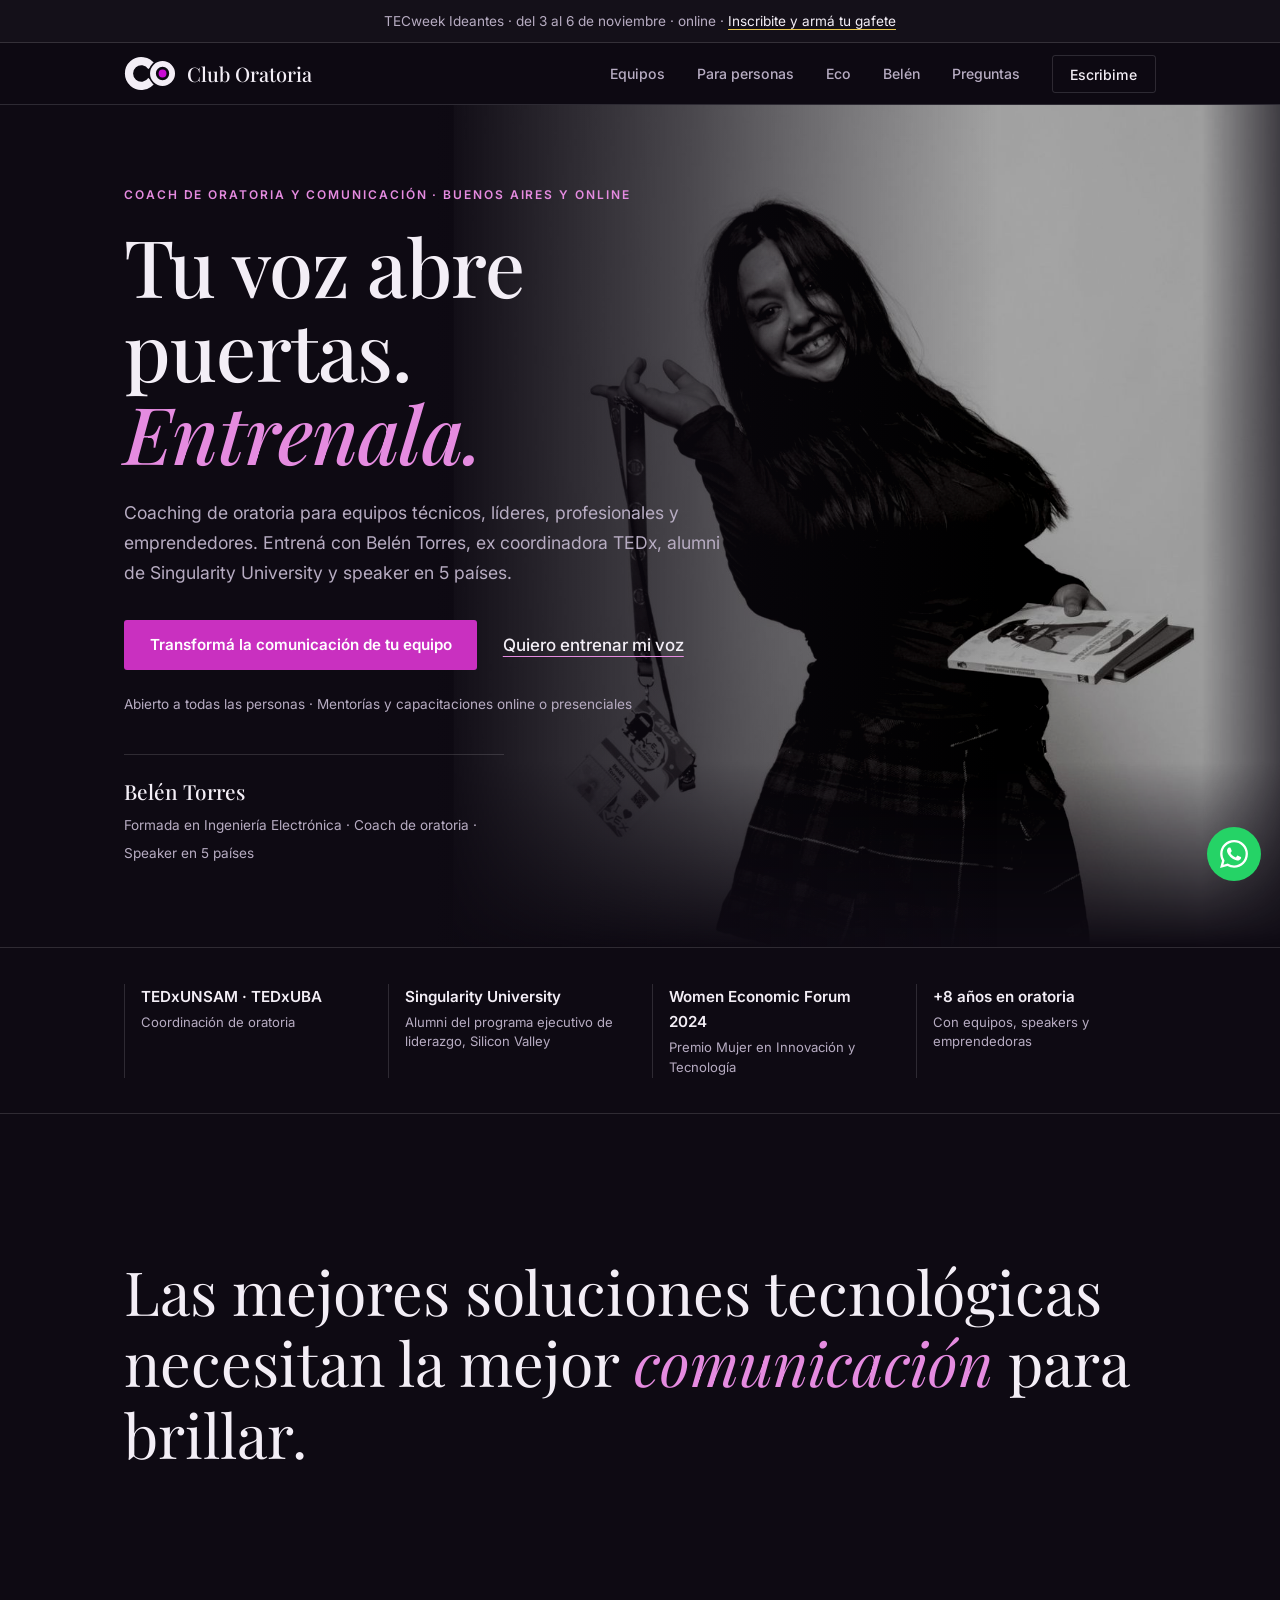
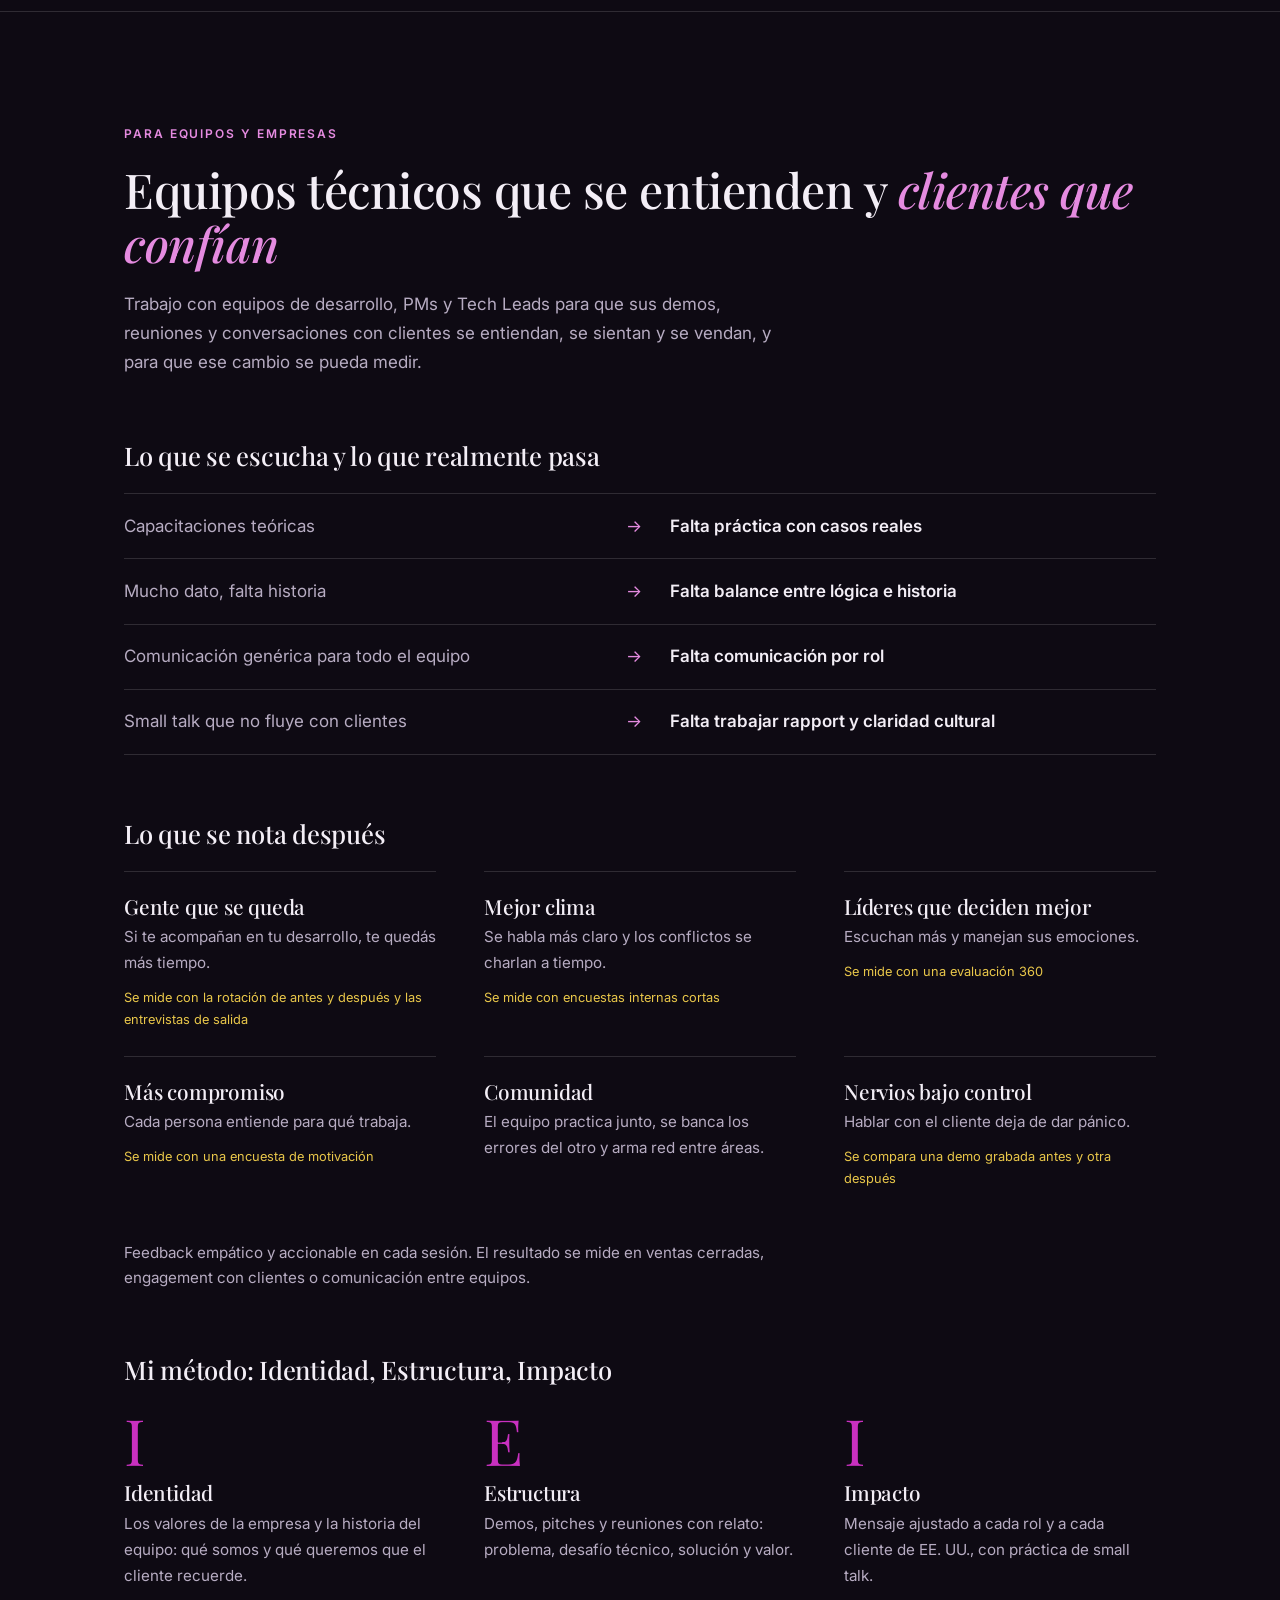
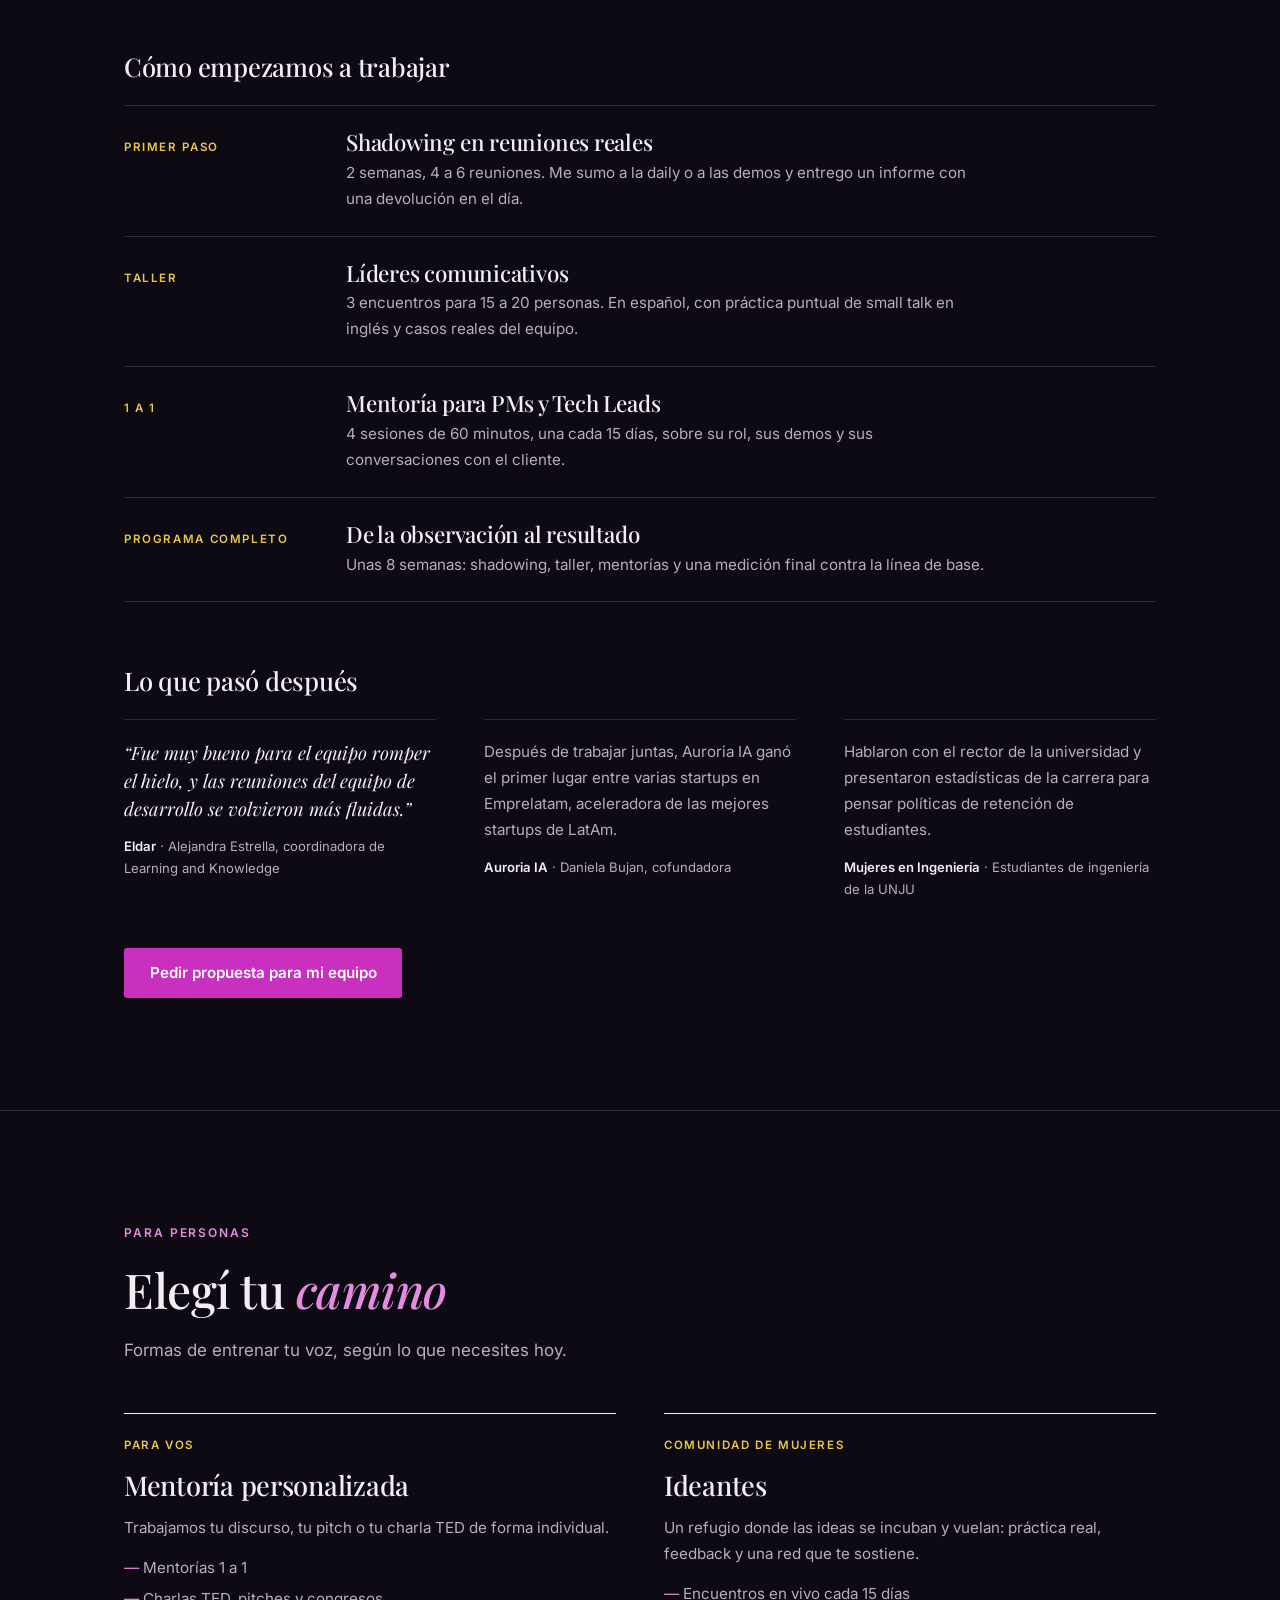
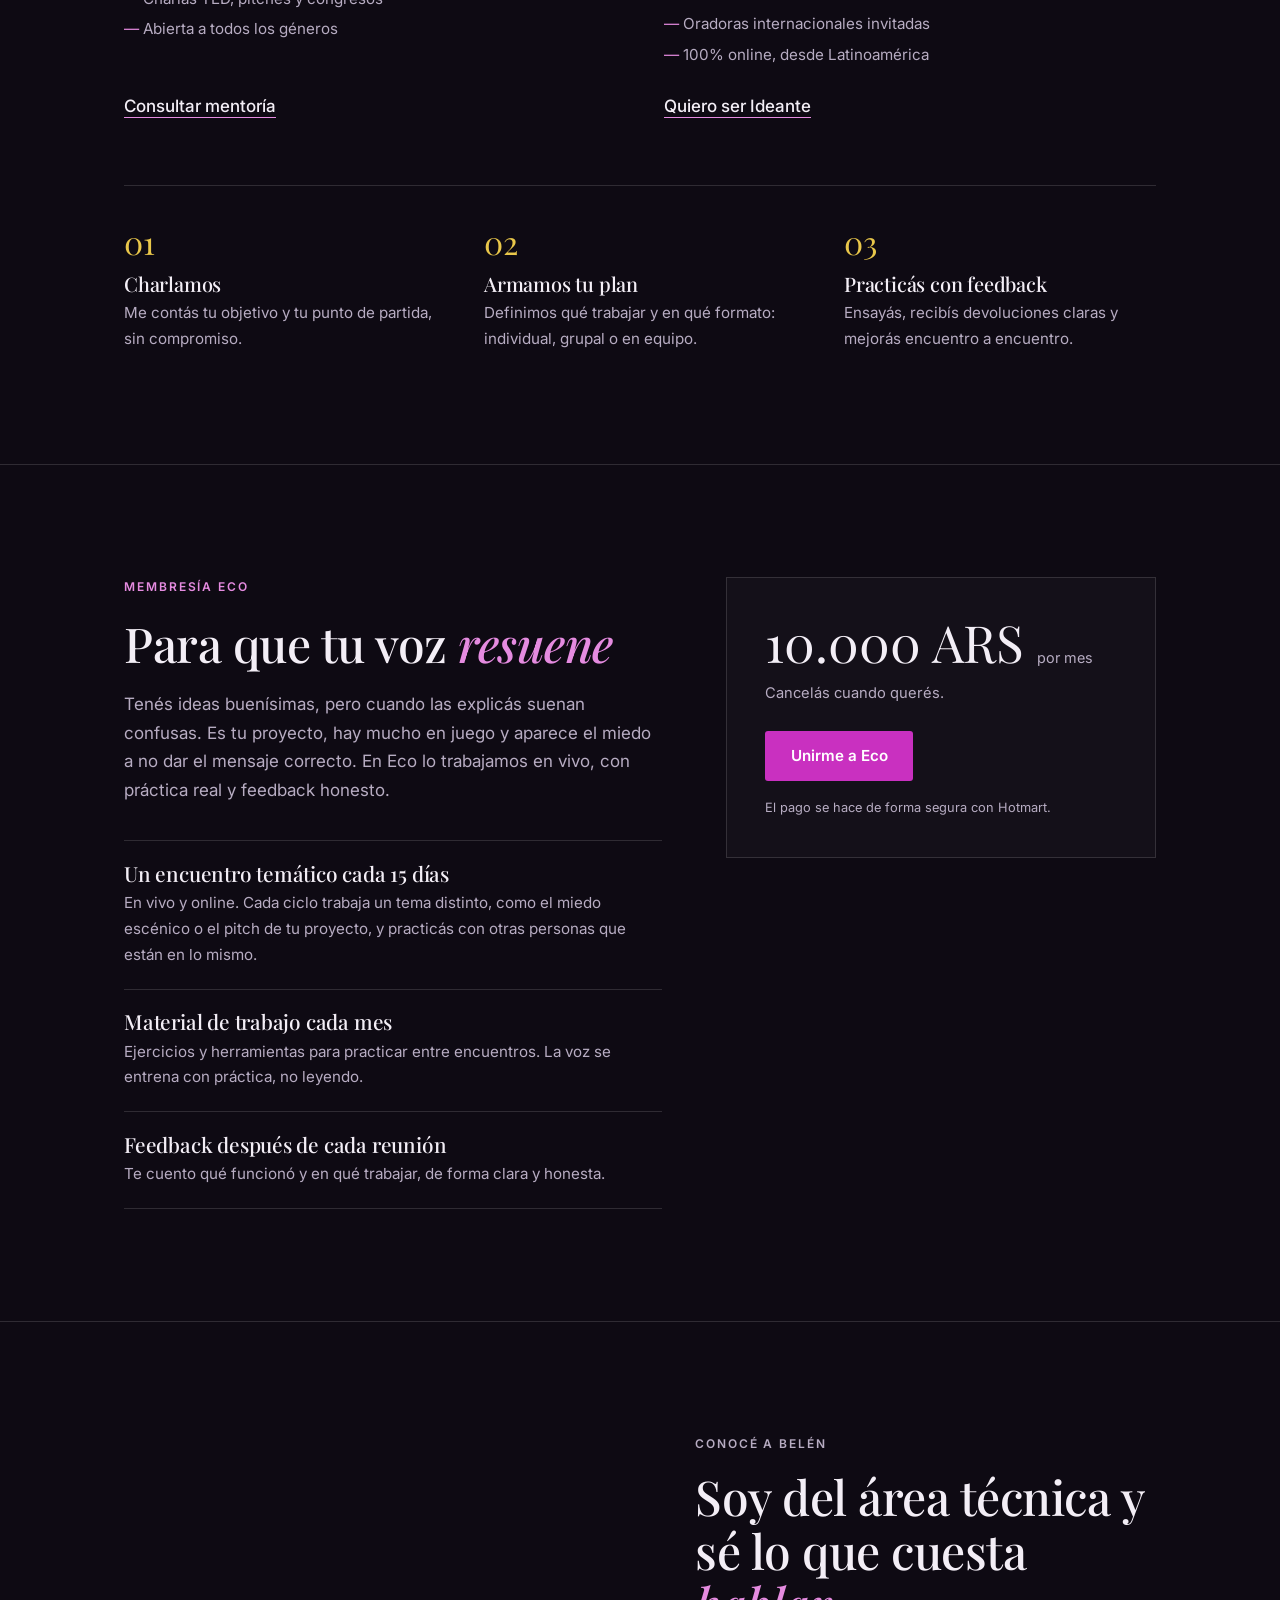
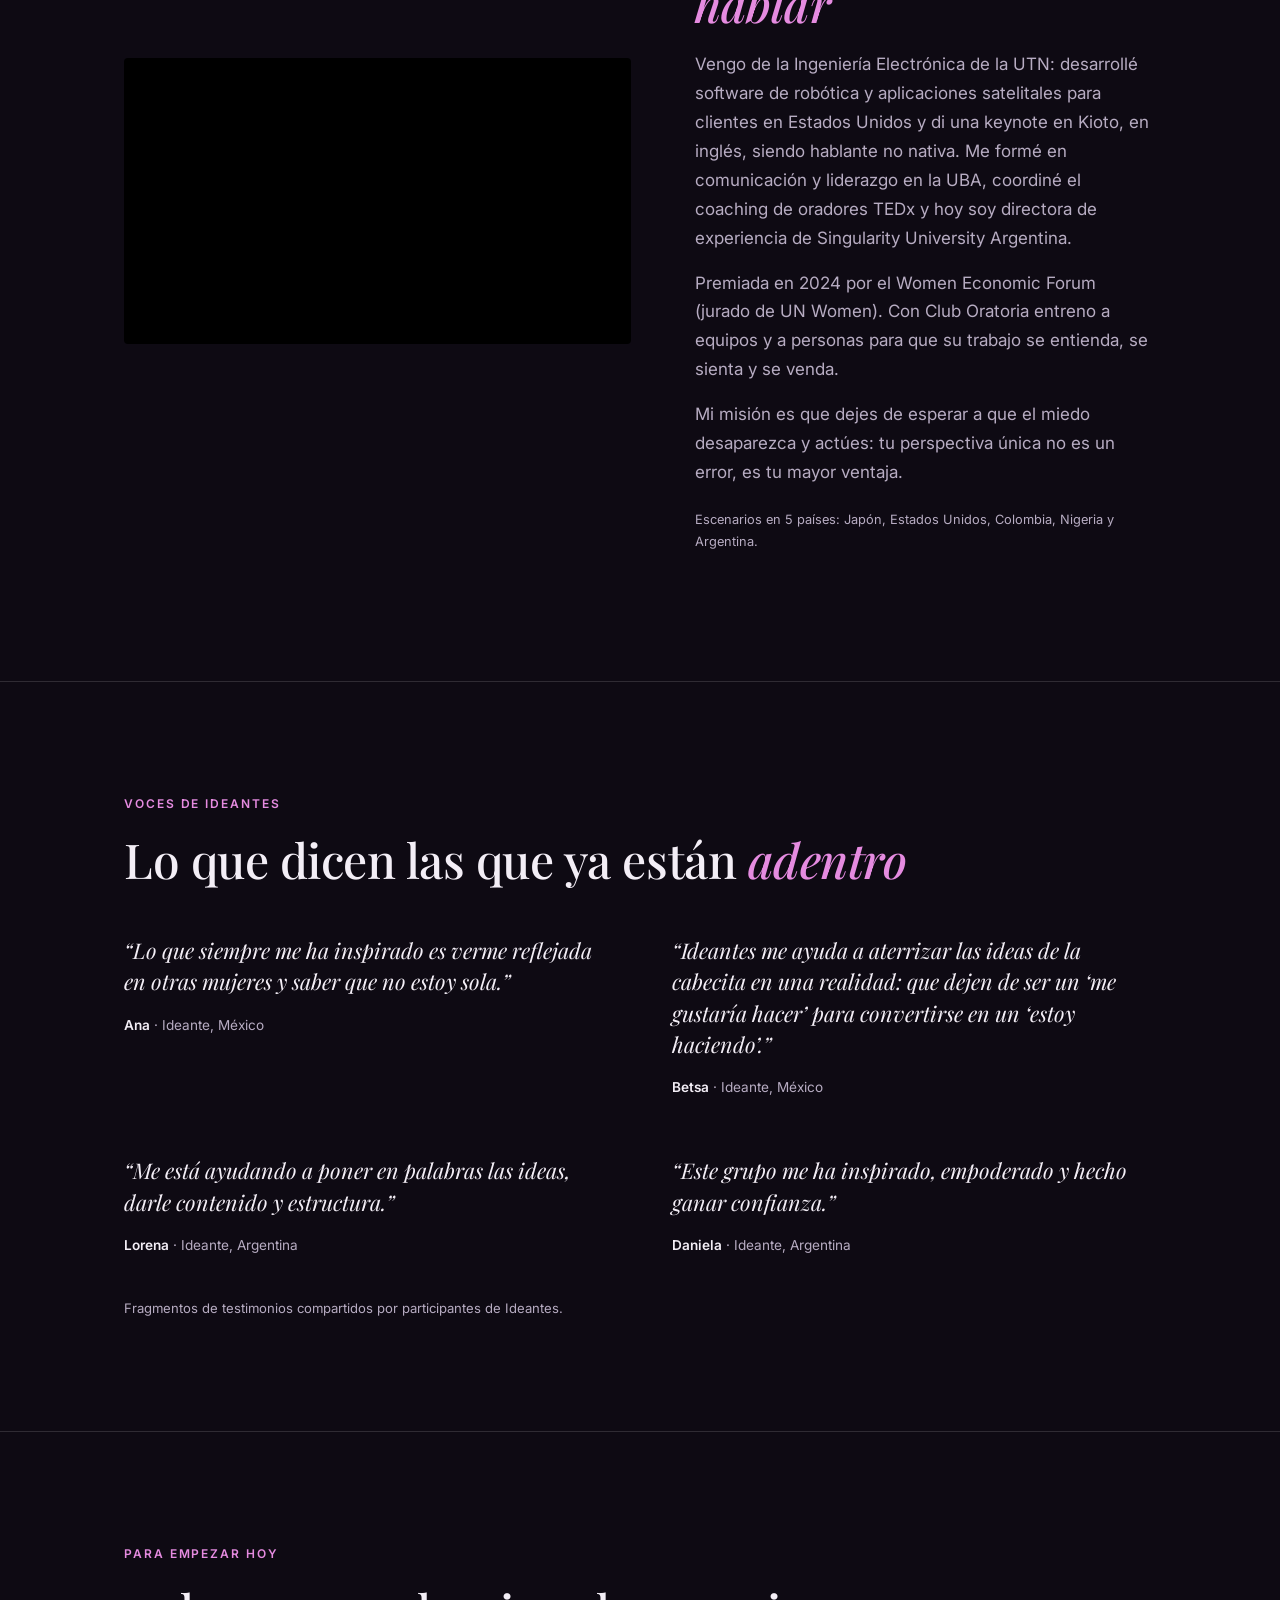
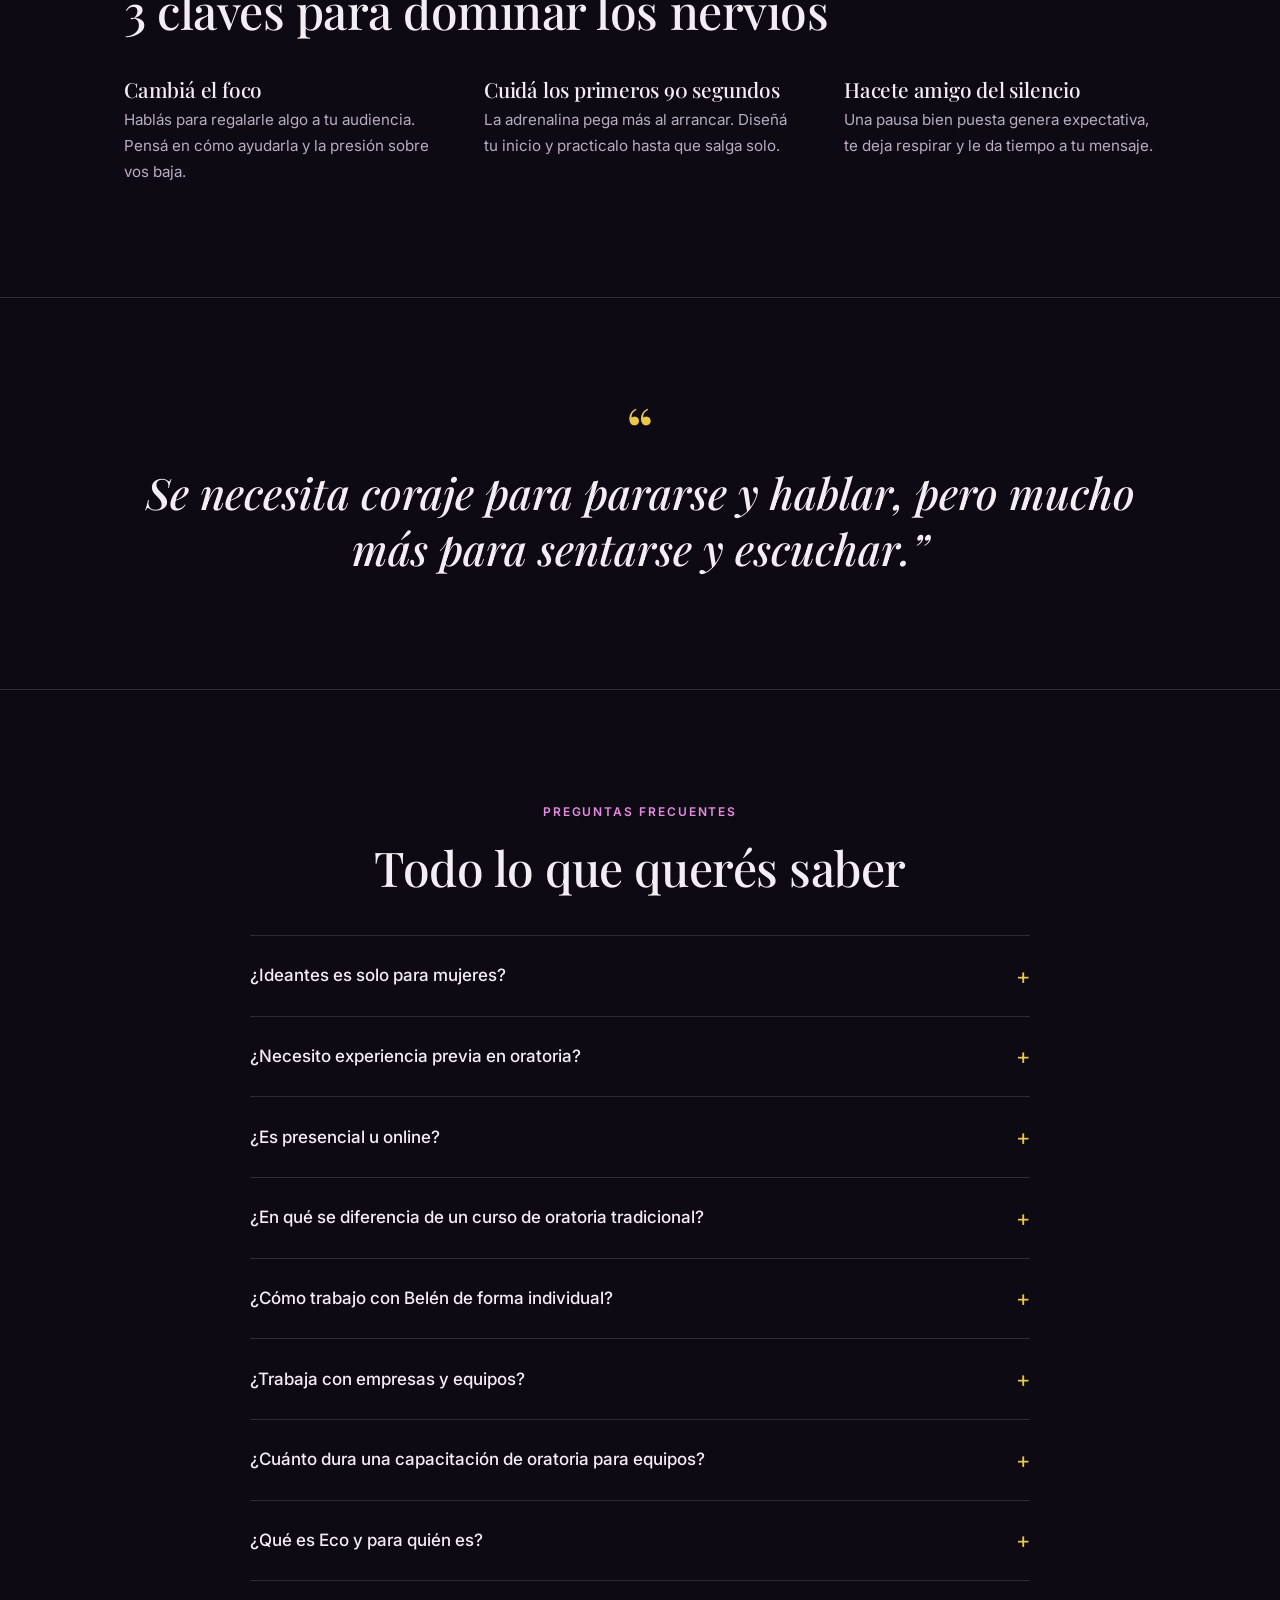
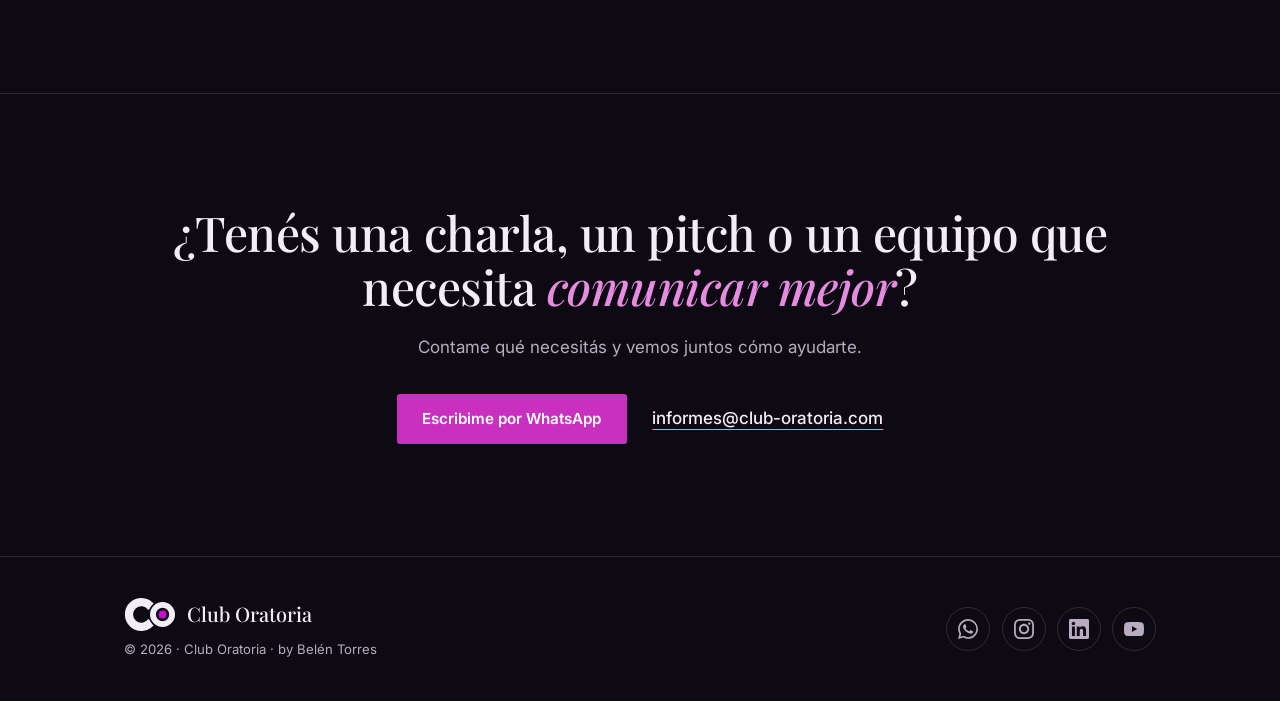
<file: index (9).html>
<!DOCTYPE html>
<html lang="es">
<head>
<meta charset="UTF-8">
<meta name="viewport" content="width=device-width, initial-scale=1.0">
<title>Coach de oratoria en Buenos Aires | Belén Torres – Club Oratoria</title>
<meta name="description" content="Coach de oratoria en Buenos Aires y online: mentorías 1 a 1, capacitaciones para equipos tech y membresía Eco. Con Belén Torres, ex coordinadora TEDx.">
<meta name="keywords" content="coach de oratoria, hablar en público, miedo a hablar en público, entrenadora de speakers, oratoria Argentina, Belén Torres, Club Oratoria, Ideantes, TEDx, capacitaciones oratoria empresas, comunicación efectiva">
<meta name="author" content="Belén Torres">
<meta name="robots" content="index, follow">
<meta property="og:title" content="Coach de oratoria en Buenos Aires | Belén Torres – Club Oratoria">
<meta property="og:description" content="Tu voz abre puertas. Entrenala con mentorías, capacitaciones para equipos e Ideantes.">
<meta property="og:type" content="website">
<meta property="og:url" content="https://www.club-oratoria.com">
<meta property="og:image" content="https://www.club-oratoria.com/preview.png">
<meta property="og:locale" content="es_AR">
<meta property="og:site_name" content="Club Oratoria">
<meta name="twitter:card" content="summary_large_image">
<link rel="canonical" href="https://www.club-oratoria.com">
<link rel="icon" href="data:image/svg+xml,%3Csvg xmlns='http://www.w3.org/2000/svg' viewBox='250 510 1460 980'%3E%3Crect x='250' y='510' width='1460' height='980' rx='160' fill='%23150633'/%3E%3Cpath d='M1028 811A347 347 0 1 0 1028 1189' fill='none' stroke='white' stroke-width='230'/%3E%3Ccircle cx='1332' cy='1000' r='395' fill='%23150633'/%3E%3Ccircle cx='1332' cy='1000' r='269' fill='none' stroke='white' stroke-width='164'/%3E%3Ccircle cx='1332' cy='1000' r='110' fill='%23C90BD4'/%3E%3C/svg%3E">
<script type="application/ld+json">
{"@context":"https://schema.org","@graph":[
{"@type":"Person","@id":"https://www.club-oratoria.com/#belen","name":"Belén Torres","jobTitle":"Coach de Oratoria y Comunicación","description":"Coach de oratoria y comunicación, ex coordinadora de oratoria TEDx, directora de experiencia de Singularity University Argentina y conferencista en 5 países.","url":"https://www.club-oratoria.com","image":"https://www.club-oratoria.com/preview.png","knowsAbout":["oratoria","hablar en público","storytelling","comunicación para equipos técnicos","liderazgo"],"alumniOf":[{"@type":"CollegeOrUniversity","name":"Universidad Tecnológica Nacional"}],"sameAs":["https://www.linkedin.com/in/anahi-belen-torres/","https://www.instagram.com/club_oratoria/","https://www.youtube.com/@club_oratoria"]},
{"@type":"ProfessionalService","@id":"https://www.club-oratoria.com/#org","name":"Club Oratoria","url":"https://www.club-oratoria.com","image":"https://www.club-oratoria.com/preview.png","description":"Coaching de oratoria y comunicación: mentorías 1 a 1, capacitaciones para equipos tech y la membresía Eco.","founder":{"@id":"https://www.club-oratoria.com/#belen"},"areaServed":[{"@type":"City","name":"Buenos Aires"},{"@type":"Country","name":"Argentina"}],"availableLanguage":"es","contactPoint":{"@type":"ContactPoint","email":"informes@club-oratoria.com","contactType":"customer service"},"sameAs":["https://www.instagram.com/club_oratoria/","https://www.youtube.com/@club_oratoria"],"makesOffer":{"@type":"Offer","name":"Eco, membresía mensual de oratoria y marca personal","price":"10000","priceCurrency":"ARS","url":"https://www.club-oratoria.com/#eco"}},
{"@type":"FAQPage","mainEntity":[
{"@type":"Question","name":"¿Ideantes es solo para mujeres?","acceptedAnswer":{"@type":"Answer","text":"Ideantes es una comunidad pensada para mujeres. Las mentorías, los talleres y las capacitaciones para equipos están abiertos a todas las personas."}},
{"@type":"Question","name":"¿Necesito experiencia previa en oratoria?","acceptedAnswer":{"@type":"Answer","text":"No. Lo único que necesitás es una idea que quieras desarrollar y ganas de aprender a comunicarla con impacto."}},
{"@type":"Question","name":"¿Es presencial u online?","acceptedAnswer":{"@type":"Answer","text":"Ideantes es 100% online y sincrónico, con encuentros en vivo cada 15 días. Las mentorías y capacitaciones pueden ser online o en Buenos Aires."}},
{"@type":"Question","name":"¿Cómo trabajo con Belén de forma individual?","acceptedAnswer":{"@type":"Answer","text":"Escribí por WhatsApp o a informes@club-oratoria.com para consultar disponibilidad de mentorías 1 a 1 o mentoría en proyectos como charlas TED o pitches."}},
{"@type":"Question","name":"¿Trabaja con empresas y equipos?","acceptedAnswer":{"@type":"Answer","text":"Sí. Dicta talleres de comunicación y oratoria para equipos y prepara a líderes para presentaciones de alto impacto."}},
{"@type":"Question","name":"¿Qué es Eco y para quién es?","acceptedAnswer":{"@type":"Answer","text":"Eco es la membresía accesible de Club Oratoria: por 10.000 ARS al mes tenés un encuentro temático en vivo cada 15 días, material de trabajo cada mes y feedback después de cada reunión. Cancelás cuando querés."}}
]}]}
</script>
<link rel="preconnect" href="https://fonts.googleapis.com">
<link rel="preconnect" href="https://fonts.gstatic.com" crossorigin>
<link href="https://fonts.googleapis.com/css2?family=Inter:wght@400;500;600&family=Playfair+Display:ital,wght@0,500;0,600;1,500&display=swap" rel="stylesheet">
<style>
:root{--bg:#0E0A13;--bg2:#141019;--tx:#F3EEF6;--mute:#B7ACC2;--line:rgba(243,238,246,.14);--acc:#C930C0;--accs:#E58BE0;--yel:#E9C74A}
*{box-sizing:border-box;margin:0;padding:0}
html{scroll-behavior:smooth;scroll-padding-top:84px}
body{font:400 1.0625rem/1.7 Inter,system-ui,sans-serif;background:var(--bg);color:var(--tx);overflow-x:hidden;-webkit-font-smoothing:antialiased}
a{color:inherit}
:focus-visible{outline:2px solid var(--accs);outline-offset:3px}
.wrap{max-width:1080px;margin:0 auto;padding:0 1.5rem}
section{padding:clamp(4rem,9vw,7rem) 0;border-top:1px solid var(--line)}
.eyebrow{font-size:.75rem;letter-spacing:.16em;text-transform:uppercase;font-weight:600;color:var(--accs);margin-bottom:1.2rem}
h1,h2,h3{font-family:"Playfair Display",Georgia,serif;font-weight:500;line-height:1.12;letter-spacing:-.01em}
h2{font-size:clamp(2rem,3.8vw,3rem);margin-bottom:1.2rem}
h1 em,h2 em{font-style:italic;color:var(--accs)}
.lead{color:var(--mute);max-width:40em}
.btn{display:inline-flex;align-items:center;justify-content:center;min-height:50px;padding:0 1.6rem;border-radius:3px;font-weight:600;font-size:.95rem;text-decoration:none;transition:background .2s,color .2s}
.btn-main{background:var(--acc);color:#fff}
.btn-main:hover{background:var(--tx);color:var(--bg)}
.link{font-weight:500;text-decoration:underline;text-decoration-color:var(--accs);text-underline-offset:.3em}
.link:hover{color:var(--accs)}
.actions{display:flex;gap:1.6rem;flex-wrap:wrap;align-items:center}
.logo{color:var(--tx);display:block}
.bar{background:var(--bg2);border-bottom:1px solid var(--line);text-align:center;font-size:.85rem;color:var(--mute);padding:.6rem 1rem}
.bar a{color:var(--tx);text-decoration:underline;text-decoration-color:var(--yel);text-underline-offset:.25em}
header{position:sticky;top:0;z-index:50;background:rgba(14,10,19,.92);backdrop-filter:blur(12px);border-bottom:1px solid var(--line)}
.nav{display:flex;align-items:center;justify-content:space-between;gap:1rem;padding:.8rem 1.5rem;max-width:1080px;margin:0 auto}
.brand{display:flex;align-items:center;gap:.7rem;text-decoration:none;font-family:"Playfair Display",Georgia,serif;font-size:1.25rem;font-weight:500}
#menu{display:flex;align-items:center;gap:2rem;list-style:none}
#menu a{text-decoration:none;font-size:.88rem;font-weight:500;color:var(--mute)}
#menu a:hover{color:var(--tx)}
#menu .nav-cta{color:var(--tx);border:1px solid var(--line);padding:.6rem 1.1rem;border-radius:3px}
#menu .nav-cta:hover{border-color:var(--accs)}
.menu-btn{display:none;background:none;border:1px solid var(--line);color:var(--tx);border-radius:3px;min-height:44px;padding:0 1rem;font:500 .88rem Inter,sans-serif}
.hero{border-top:0;padding:clamp(3rem,7vw,5.5rem) 0}
.hero .wrap{display:grid;grid-template-columns:1.3fr 1fr;gap:4rem;align-items:center}
.hero h1{font-size:clamp(2.8rem,6.2vw,5rem);line-height:1.05;margin-bottom:1.5rem}
.hero .lead{font-size:1.1rem;margin-bottom:2rem}
.micro{margin-top:1.4rem;font-size:.85rem;color:var(--mute)}
.photo img{width:100%;height:auto;aspect-ratio:960/1011;object-fit:cover;object-position:center top;border-radius:4px;display:block}
.cap{margin-top:.8rem;font-size:.8rem;color:var(--mute)}
.proof{padding:2.2rem 0}
.proof ul{list-style:none;display:grid;grid-template-columns:repeat(4,1fr);gap:1.5rem}
.proof li{border-left:1px solid var(--line);padding-left:1rem}
.proof b{display:block;font-size:.95rem;font-weight:600}
.proof small{display:block;font-size:.82rem;color:var(--mute);line-height:1.5;margin-top:.2rem}
.cols3{display:grid;grid-template-columns:repeat(3,1fr);gap:3rem;margin-top:3rem}
.col{border-top:1px solid var(--tx);padding-top:1.4rem;display:flex;flex-direction:column;gap:.9rem}
.tag{font-size:.72rem;letter-spacing:.14em;text-transform:uppercase;font-weight:600;color:var(--yel)}
.col h3{font-size:1.7rem}
.col p,.col li{color:var(--mute);font-size:.95rem}
.col ul{list-style:none;display:grid;gap:.3rem}
.col li::before{content:"\2014\00a0";color:var(--accs)}
.col .link{margin-top:auto;padding-top:.6rem;align-self:flex-start}
.steps{display:grid;grid-template-columns:repeat(3,1fr);gap:3rem;margin-top:4rem;padding-top:2.5rem;border-top:1px solid var(--line)}
.steps .n{font-family:"Playfair Display",Georgia,serif;font-size:2rem;color:var(--yel);line-height:1}
.steps h3{font-size:1.25rem;margin:.6rem 0 .3rem}
.steps p{color:var(--mute);font-size:.95rem}
.eco{display:grid;grid-template-columns:1.25fr 1fr;gap:4rem;align-items:start}
.items{margin-top:2.2rem}
.it{border-top:1px solid var(--line);padding:1.3rem 0}
.it:last-child{border-bottom:1px solid var(--line)}
.it h3{font-size:1.3rem;margin-bottom:.3rem}
.it p{color:var(--mute);font-size:.95rem}
.price{border:1px solid var(--line);background:var(--bg2);padding:2.4rem;position:sticky;top:100px}
.amt{font-family:"Playfair Display",Georgia,serif;font-size:3.2rem;line-height:1}
.amt small{font-family:Inter,sans-serif;font-size:.9rem;color:var(--mute)}
.terms{color:var(--mute);font-size:.92rem;margin:.8rem 0 1.6rem}
.safe{font-size:.8rem;color:var(--mute);margin-top:1rem}
.rows{margin-top:2.5rem}
.row{display:grid;grid-template-columns:190px 1fr;gap:2rem;padding:1.5rem 0;border-top:1px solid var(--line)}
.row:last-child{border-bottom:1px solid var(--line)}
.row .tag{padding-top:.5rem}
.row h3{font-size:1.4rem;margin-bottom:.3rem}
.row p{color:var(--mute);font-size:.95rem;max-width:42em}
.sub{font-size:1.6rem;margin:4rem 0 1.5rem}
.cols{display:grid;grid-template-columns:repeat(3,1fr);gap:3rem}
.m .l{font-family:"Playfair Display",Georgia,serif;font-size:4rem;line-height:1;color:var(--acc)}
.m h3{font-size:1.3rem;margin:.4rem 0}
.m p,.rs p,.rs blockquote{color:var(--mute);font-size:.95rem}
.rs{border-top:1px solid var(--line);padding-top:1.2rem}
.rs blockquote{font-family:"Playfair Display",Georgia,serif;font-style:italic;font-size:1.15rem;line-height:1.5;color:var(--tx)}
.rs cite{display:block;font-style:normal;font-size:.82rem;color:var(--mute);margin-top:.8rem}
.rs cite b{color:var(--tx);font-weight:600}
.about{display:grid;grid-template-columns:1.1fr 1fr;gap:4rem;align-items:center}
.video{position:relative;padding-bottom:56.25%;height:0;border-radius:4px;overflow:hidden;background:#000}
.video iframe{position:absolute;inset:0;width:100%;height:100%;border:0}
.about p{color:var(--mute);margin-bottom:1rem}
.about .cap{margin-top:1.4rem}
.quotes{display:grid;grid-template-columns:repeat(2,1fr);gap:3.5rem 4rem;margin-top:3rem}
.quotes blockquote{font-family:"Playfair Display",Georgia,serif;font-style:italic;font-size:1.35rem;line-height:1.45}
.quotes cite{display:block;font-style:normal;font-size:.85rem;color:var(--mute);margin-top:1rem}
.quotes cite b{color:var(--tx);font-weight:600}
.note{font-size:.82rem;color:var(--mute);margin-top:2.5rem}
.claves h3{font-size:1.3rem;margin-bottom:.4rem}
.claves p{color:var(--mute);font-size:.95rem}
.faq{max-width:780px;margin:2.5rem auto 0}
details{border-bottom:1px solid var(--line)}
details:first-child{border-top:1px solid var(--line)}
summary{list-style:none;cursor:pointer;display:flex;justify-content:space-between;gap:1rem;align-items:center;padding:1.3rem 0;font-weight:500}
summary::-webkit-details-marker{display:none}
summary::after{content:"+";color:var(--yel);font-size:1.4rem;font-weight:400;transition:transform .2s}
details[open] summary::after{transform:rotate(45deg)}
details p{color:var(--mute);font-size:.96rem;padding-bottom:1.3rem}
details a{color:var(--tx);text-decoration:underline;text-decoration-color:var(--accs)}
.center{text-align:center}
.center .lead{margin:0 auto}
.final .actions{justify-content:center;margin-top:2rem}
footer{border-top:1px solid var(--line);padding:2.5rem 0}
footer .wrap{display:flex;justify-content:space-between;align-items:center;flex-wrap:wrap;gap:1.5rem}
footer small{color:var(--mute);font-size:.82rem;display:block;margin-top:.4rem}
.social{display:flex;gap:.7rem;flex-wrap:wrap}
.social a{width:44px;height:44px;display:inline-flex;align-items:center;justify-content:center;border:1px solid var(--line);border-radius:50%;color:var(--mute);transition:color .2s,border-color .2s}
.social a:hover{color:var(--tx);border-color:var(--accs)}
.social svg{width:20px;height:20px;fill:currentColor}
.wa{position:fixed;right:1.2rem;bottom:1.2rem;z-index:60;width:54px;height:54px;border-radius:50%;background:#25D366;display:flex;align-items:center;justify-content:center}
.cols2{grid-template-columns:repeat(2,1fr)}
.pr{display:grid;grid-template-columns:1fr 28px 1fr;gap:1rem;align-items:center;padding:1.1rem 0;border-top:1px solid var(--line)}
.pr:last-child{border-bottom:1px solid var(--line)}
.pr span{color:var(--mute)}
.pr i{font-style:normal;color:var(--accs)}
.pr b{font-weight:600}
.outs{display:grid;grid-template-columns:repeat(3,1fr);gap:0 3rem}
.out{border-top:1px solid var(--line);padding:1.4rem 0 1.6rem}
.out h3{font-size:1.3rem;margin-bottom:.4rem}
.out p{color:var(--mute);font-size:.95rem}
.how{display:block;margin-top:.7rem;font-size:.8rem;color:var(--yel)}
.fine{margin-top:1.5rem;color:var(--mute);font-size:.95rem;max-width:44em}
.quote{text-align:center}
.quote blockquote{font-family:"Playfair Display",Georgia,serif;font-style:italic;font-weight:500;font-size:clamp(1.7rem,3.6vw,2.7rem);line-height:1.3;max-width:24em;margin:0 auto}
.quote blockquote::before{content:"\201C";display:block;font-style:normal;font-size:4rem;line-height:.6;color:var(--yel);margin-bottom:1rem}
.hero{position:relative;overflow:hidden;min-height:clamp(580px,88vh,780px);display:flex;align-items:center;padding:clamp(3rem,7vw,5rem) 0}
.hero::before{content:"";position:absolute;inset:0;z-index:1;background:linear-gradient(90deg,var(--bg) 0%,var(--bg) 34%,rgba(14,10,19,.6) 54%,rgba(14,10,19,0) 78%)}
.hero .wrap{display:block;position:relative;z-index:2;width:100%}
.hero-img{position:absolute;top:0;right:0;height:100%;width:min(68%,880px);object-fit:cover;object-position:center top;z-index:0;filter:brightness(.72) contrast(1.18);transform:translateX(5%);-webkit-mask-image:linear-gradient(to top,transparent 0,#000 22%),linear-gradient(to left,transparent 0,#000 14%);-webkit-mask-composite:source-in;mask-image:linear-gradient(to top,transparent 0,#000 22%),linear-gradient(to left,transparent 0,#000 14%);mask-composite:intersect}
.hero-copy{max-width:600px}
.sig{margin-top:2.4rem;padding-top:1.2rem;border-top:1px solid var(--line);max-width:380px}
.sig b{display:block;font-family:"Playfair Display",Georgia,serif;font-size:1.3rem;font-weight:500}
.sig span{font-size:.85rem;color:var(--mute)}
.statement{padding:clamp(5rem,11vw,9rem) 0}
.statement p{font-family:"Playfair Display",Georgia,serif;font-size:clamp(2rem,4.8vw,3.8rem);line-height:1.18;max-width:19em}
.statement em{font-style:italic;color:var(--accs)}
@media(max-width:860px){
 .hero{display:block;min-height:0;padding:0 0 3rem}
 .hero::before{display:none}
 .hero-img{position:relative;width:100%;height:440px;display:block;transform:none;-webkit-mask-image:linear-gradient(to top,transparent 0,#000 40%);mask-image:linear-gradient(to top,transparent 0,#000 40%)}
 .hero .wrap{margin-top:-90px}
 section{padding:3.5rem 0}
 .hero .wrap,.about,.eco{grid-template-columns:1fr;gap:2.5rem}
 .proof ul{grid-template-columns:1fr 1fr}
 .cols3,.steps,.cols,.quotes{grid-template-columns:1fr;gap:2.2rem}
 .row{grid-template-columns:1fr;gap:.3rem}
 .pr{grid-template-columns:1fr;gap:.2rem}.pr i{display:none}
 .outs{grid-template-columns:1fr}
 .price{position:static;padding:1.8rem}
 .menu-btn{display:inline-flex;align-items:center}
 #menu{display:none;position:absolute;top:100%;left:0;right:0;flex-direction:column;align-items:stretch;gap:0;background:var(--bg);border-bottom:1px solid var(--line);padding:.5rem 1.5rem 1rem}
 #menu.open{display:flex}
 #menu a{display:block;padding:.9rem 0}
 #menu .nav-cta{margin-top:.6rem;text-align:center}
 footer .wrap{flex-direction:column;text-align:center}
}
@media(prefers-reduced-motion:reduce){html{scroll-behavior:auto}.btn,summary::after{transition:none}}
</style>
</head>
<body>
<svg width="0" height="0" style="position:absolute" aria-hidden="true"><defs><symbol id="co" viewBox="250 510 1460 980"><mask id="cm" maskUnits="userSpaceOnUse" x="250" y="510" width="1460" height="980"><rect x="250" y="510" width="1460" height="980" fill="#fff"/><circle cx="1332" cy="1000" r="395" fill="#000"/></mask><path mask="url(#cm)" d="M1028 811A347 347 0 1 0 1028 1189" fill="none" stroke="currentColor" stroke-width="230"/><circle cx="1332" cy="1000" r="269" fill="none" stroke="currentColor" stroke-width="164"/><circle cx="1332" cy="1000" r="110" fill="#C90BD4"/></symbol></defs></svg>

<div class="bar">TECweek Ideantes · del 3 al 6 de noviembre · online · <a href="https://www.club-oratoria.com/Tecweek-Ideantes/">Inscribite y armá tu gafete</a></div>

<header>
<nav class="nav" aria-label="Navegación principal">
<a class="brand" href="#" aria-label="Club Oratoria, inicio"><svg class="logo" width="52" height="35" role="img" aria-label="Logo de Club Oratoria"><use href="#co"/></svg>Club Oratoria</a>
<button class="menu-btn" aria-expanded="false" aria-controls="menu">Menú</button>
<ul id="menu">
<li><a href="#equipos">Equipos</a></li>
<li><a href="#caminos">Para personas</a></li>
<li><a href="#eco">Eco</a></li>
<li><a href="#belen">Belén</a></li>
<li><a href="#faq">Preguntas</a></li>
<li><a class="nav-cta" href="https://wa.me/541126789589?text=Hola%20Bel%C3%A9n%2C%20vengo%20de%20tu%20web%20y%20quiero%20consultar." target="_blank" rel="noopener noreferrer">Escribime</a></li>
</ul>
</nav>
</header>

<main>
<section class="hero" aria-label="Inicio">
<img class="hero-img" src="[data-uri]" alt="Belén Torres, coach de oratoria y speaker internacional" width="1200" height="1200" fetchpriority="high">
<div class="wrap">
<div class="hero-copy">
<p class="eyebrow">Coach de oratoria y comunicación · Buenos Aires y online</p>
<h1>Tu voz abre puertas. <em>Entrenala.</em></h1>
<p class="lead">Coaching de oratoria para equipos técnicos, líderes, profesionales y emprendedores. Entrená con Belén Torres, ex coordinadora TEDx, alumni de Singularity University y speaker en 5 países.</p>
<div class="actions">
<a class="btn btn-main" href="#equipos">Transformá la comunicación de tu equipo</a>
<a class="link" href="#caminos">Quiero entrenar mi voz</a>
</div>
<p class="micro">Abierto a todas las personas · Mentorías y capacitaciones online o presenciales</p>
<div class="sig"><b>Belén Torres</b><span>Formada en Ingeniería Electrónica · Coach de oratoria · Speaker en 5 países</span></div>
</div>
</div>
</section>

<section class="proof" aria-label="Trayectoria">
<div class="wrap">
<ul>
<li><b>TEDxUNSAM · TEDxUBA</b><small>Coordinación de oratoria</small></li>
<li><b>Singularity University</b><small>Alumni del programa ejecutivo de liderazgo, Silicon Valley</small></li>
<li><b>Women Economic Forum 2024</b><small>Premio Mujer en Innovación y Tecnología</small></li>
<li><b>+8 años en oratoria</b><small>Con equipos, speakers y emprendedoras</small></li>
</ul>
</div>
</section>

<section class="statement" aria-label="Propuesta">
<div class="wrap">
<p>Las mejores soluciones tecnológicas necesitan la mejor <em>comunicación</em> para brillar.</p>
</div>
</section>

<section id="equipos" aria-labelledby="t-equipos">
<div class="wrap">
<p class="eyebrow">Para equipos y empresas</p>
<h2 id="t-equipos">Equipos técnicos que se entienden y <em>clientes que confían</em></h2>
<p class="lead">Trabajo con equipos de desarrollo, PMs y Tech Leads para que sus demos, reuniones y conversaciones con clientes se entiendan, se sientan y se vendan, y para que ese cambio se pueda medir.</p>
<h3 class="sub">Lo que se escucha y lo que realmente pasa</h3>
<div class="pain">
<div class="pr"><span>Capacitaciones teóricas</span><i>→</i><b>Falta práctica con casos reales</b></div>
<div class="pr"><span>Mucho dato, falta historia</span><i>→</i><b>Falta balance entre lógica e historia</b></div>
<div class="pr"><span>Comunicación genérica para todo el equipo</span><i>→</i><b>Falta comunicación por rol</b></div>
<div class="pr"><span>Small talk que no fluye con clientes</span><i>→</i><b>Falta trabajar rapport y claridad cultural</b></div>
</div>
<h3 class="sub">Lo que se nota después</h3>
<div class="outs">
<div class="out"><h3>Gente que se queda</h3><p>Si te acompañan en tu desarrollo, te quedás más tiempo.</p><span class="how">Se mide con la rotación de antes y después y las entrevistas de salida</span></div>
<div class="out"><h3>Mejor clima</h3><p>Se habla más claro y los conflictos se charlan a tiempo.</p><span class="how">Se mide con encuestas internas cortas</span></div>
<div class="out"><h3>Líderes que deciden mejor</h3><p>Escuchan más y manejan sus emociones.</p><span class="how">Se mide con una evaluación 360</span></div>
<div class="out"><h3>Más compromiso</h3><p>Cada persona entiende para qué trabaja.</p><span class="how">Se mide con una encuesta de motivación</span></div>
<div class="out"><h3>Comunidad</h3><p>El equipo practica junto, se banca los errores del otro y arma red entre áreas.</p></div>
<div class="out"><h3>Nervios bajo control</h3><p>Hablar con el cliente deja de dar pánico.</p><span class="how">Se compara una demo grabada antes y otra después</span></div>
</div>
<p class="fine">Feedback empático y accionable en cada sesión. El resultado se mide en ventas cerradas, engagement con clientes o comunicación entre equipos.</p>
<h3 class="sub">Mi método: Identidad, Estructura, Impacto</h3>
<div class="cols">
<div class="m"><span class="l">I</span><h3>Identidad</h3><p>Los valores de la empresa y la historia del equipo: qué somos y qué queremos que el cliente recuerde.</p></div>
<div class="m"><span class="l">E</span><h3>Estructura</h3><p>Demos, pitches y reuniones con relato: problema, desafío técnico, solución y valor.</p></div>
<div class="m"><span class="l">I</span><h3>Impacto</h3><p>Mensaje ajustado a cada rol y a cada cliente de EE. UU., con práctica de small talk.</p></div>
</div>
<h3 class="sub">Cómo empezamos a trabajar</h3>
<div class="rows" style="margin-top:0">
<div class="row"><span class="tag">Primer paso</span><div><h3>Shadowing en reuniones reales</h3><p>2 semanas, 4 a 6 reuniones. Me sumo a la daily o a las demos y entrego un informe con una devolución en el día.</p></div></div>
<div class="row"><span class="tag">Taller</span><div><h3>Líderes comunicativos</h3><p>3 encuentros para 15 a 20 personas. En español, con práctica puntual de small talk en inglés y casos reales del equipo.</p></div></div>
<div class="row"><span class="tag">1 a 1</span><div><h3>Mentoría para PMs y Tech Leads</h3><p>4 sesiones de 60 minutos, una cada 15 días, sobre su rol, sus demos y sus conversaciones con el cliente.</p></div></div>
<div class="row"><span class="tag">Programa completo</span><div><h3>De la observación al resultado</h3><p>Unas 8 semanas: shadowing, taller, mentorías y una medición final contra la línea de base.</p></div></div>
</div>
<h3 class="sub">Lo que pasó después</h3>
<div class="cols">
<figure class="rs"><blockquote>“Fue muy bueno para el equipo romper el hielo, y las reuniones del equipo de desarrollo se volvieron más fluidas.”</blockquote><figcaption><cite><b>Eldar</b> · Alejandra Estrella, coordinadora de Learning and Knowledge</cite></figcaption></figure>
<figure class="rs"><p>Después de trabajar juntas, Auroria IA ganó el primer lugar entre varias startups en Emprelatam, aceleradora de las mejores startups de LatAm.</p><figcaption><cite><b>Auroria IA</b> · Daniela Bujan, cofundadora</cite></figcaption></figure>
<figure class="rs"><p>Hablaron con el rector de la universidad y presentaron estadísticas de la carrera para pensar políticas de retención de estudiantes.</p><figcaption><cite><b>Mujeres en Ingeniería</b> · Estudiantes de ingeniería de la UNJU</cite></figcaption></figure>
</div>
<div class="actions" style="margin-top:3rem">
<a class="btn btn-main" href="https://wa.me/541126789589?text=Hola%20Bel%C3%A9n%2C%20quiero%20pedir%20una%20propuesta%20de%20capacitaci%C3%B3n%20para%20mi%20equipo." target="_blank" rel="noopener noreferrer">Pedir propuesta para mi equipo</a>
</div>
</div>
</section>

<section id="caminos" aria-labelledby="t-caminos">
<div class="wrap">
<p class="eyebrow">Para personas</p>
<h2 id="t-caminos">Elegí tu <em>camino</em></h2>
<p class="lead">Formas de entrenar tu voz, según lo que necesites hoy.</p>
<div class="cols3 cols2">
<article class="col">
<span class="tag">Para vos</span>
<h3>Mentoría personalizada</h3>
<p>Trabajamos tu discurso, tu pitch o tu charla TED de forma individual.</p>
<ul><li>Mentorías 1 a 1</li><li>Charlas TED, pitches y congresos</li><li>Abierta a todos los géneros</li></ul>
<a class="link" href="https://wa.me/541126789589?text=Hola%20Bel%C3%A9n%2C%20quiero%20consultar%20por%20una%20mentor%C3%ADa%20de%20oratoria." target="_blank" rel="noopener noreferrer">Consultar mentoría</a>
</article>
<article class="col">
<span class="tag">Comunidad de mujeres</span>
<h3>Ideantes</h3>
<p>Un refugio donde las ideas se incuban y vuelan: práctica real, feedback y una red que te sostiene.</p>
<ul><li>Encuentros en vivo cada 15 días</li><li>Oradoras internacionales invitadas</li><li>100% online, desde Latinoamérica</li></ul>
<a class="link" href="https://wa.me/541126789589?text=Hola%20Bel%C3%A9n%2C%20quiero%20ser%20Ideante." target="_blank" rel="noopener noreferrer">Quiero ser Ideante</a>
</article>
</div>
<div class="steps">
<div><span class="n">01</span><h3>Charlamos</h3><p>Me contás tu objetivo y tu punto de partida, sin compromiso.</p></div>
<div><span class="n">02</span><h3>Armamos tu plan</h3><p>Definimos qué trabajar y en qué formato: individual, grupal o en equipo.</p></div>
<div><span class="n">03</span><h3>Practicás con feedback</h3><p>Ensayás, recibís devoluciones claras y mejorás encuentro a encuentro.</p></div>
</div>
</div>
</section>

<section id="eco" aria-labelledby="t-eco">
<div class="wrap eco">
<div>
<p class="eyebrow">Membresía Eco</p>
<h2 id="t-eco">Para que tu voz <em>resuene</em></h2>
<p class="lead">Tenés ideas buenísimas, pero cuando las explicás suenan confusas. Es tu proyecto, hay mucho en juego y aparece el miedo a no dar el mensaje correcto. En Eco lo trabajamos en vivo, con práctica real y feedback honesto.</p>
<div class="items">
<div class="it"><h3>Un encuentro temático cada 15 días</h3><p>En vivo y online. Cada ciclo trabaja un tema distinto, como el miedo escénico o el pitch de tu proyecto, y practicás con otras personas que están en lo mismo.</p></div>
<div class="it"><h3>Material de trabajo cada mes</h3><p>Ejercicios y herramientas para practicar entre encuentros. La voz se entrena con práctica, no leyendo.</p></div>
<div class="it"><h3>Feedback después de cada reunión</h3><p>Te cuento qué funcionó y en qué trabajar, de forma clara y honesta.</p></div>
</div>
</div>
<aside class="price" aria-label="Precio de Eco">
<p class="amt">10.000 ARS <small>por mes</small></p>
<p class="terms">Cancelás cuando querés.</p>
<script>function importHotmart(){var s=document.createElement('script');s.src='https://static.hotmart.com/checkout/widget.min.js';document.head.appendChild(s)}importHotmart();</script>
<a onclick="return false;" href="https://pay.hotmart.com/M104217722L?checkoutMode=2" class="hotmart-fb hotmart__button-checkout btn btn-main" style="display:inline-flex !important;background:#C930C0 !important;color:#fff !important;padding:0 1.6rem !important;border-radius:3px !important;text-decoration:none !important;font-weight:600 !important;font-family:inherit !important;min-height:50px !important;align-items:center !important;border:none !important;box-shadow:none !important;text-shadow:none !important">Unirme a Eco</a>
<p class="safe">El pago se hace de forma segura con Hotmart.</p>
</aside>
</div>
</section>

<section id="belen" aria-labelledby="t-belen">
<div class="wrap about">
<div class="video"><iframe src="https://www.youtube.com/embed/CCRZLchf7Vc" title="Club Oratoria: dominá el lenguaje y persuadí con éxito" loading="lazy" allow="accelerometer; clipboard-write; encrypted-media; gyroscope; picture-in-picture" allowfullscreen></iframe></div>
<div>
<p class="eyebrow">Conocé a Belén</p>
<h2 id="t-belen">Soy del área técnica y sé lo que cuesta <em>hablar</em></h2>
<p>Vengo de la Ingeniería Electrónica de la UTN: desarrollé software de robótica y aplicaciones satelitales para clientes en Estados Unidos y di una keynote en Kioto, en inglés, siendo hablante no nativa. Me formé en comunicación y liderazgo en la UBA, coordiné el coaching de oradores TEDx y hoy soy directora de experiencia de Singularity University Argentina.</p>
<p>Premiada en 2024 por el Women Economic Forum (jurado de UN Women). Con Club Oratoria entreno a equipos y a personas para que su trabajo se entienda, se sienta y se venda.</p>
<p>Mi misión es que dejes de esperar a que el miedo desaparezca y actúes: tu perspectiva única no es un error, es tu mayor ventaja.</p>
<p class="cap">Escenarios en 5 países: Japón, Estados Unidos, Colombia, Nigeria y Argentina.</p>
</div>
</div>
</section>

<section id="testimonios" aria-labelledby="t-test">
<div class="wrap">
<p class="eyebrow">Voces de Ideantes</p>
<h2 id="t-test">Lo que dicen las que ya están <em>adentro</em></h2>
<div class="quotes">
<figure><blockquote>“Lo que siempre me ha inspirado es verme reflejada en otras mujeres y saber que no estoy sola.”</blockquote><figcaption><cite><b>Ana</b> · Ideante, México</cite></figcaption></figure>
<figure><blockquote>“Ideantes me ayuda a aterrizar las ideas de la cabecita en una realidad: que dejen de ser un ‘me gustaría hacer’ para convertirse en un ‘estoy haciendo’.”</blockquote><figcaption><cite><b>Betsa</b> · Ideante, México</cite></figcaption></figure>
<figure><blockquote>“Me está ayudando a poner en palabras las ideas, darle contenido y estructura.”</blockquote><figcaption><cite><b>Lorena</b> · Ideante, Argentina</cite></figcaption></figure>
<figure><blockquote>“Este grupo me ha inspirado, empoderado y hecho ganar confianza.”</blockquote><figcaption><cite><b>Daniela</b> · Ideante, Argentina</cite></figcaption></figure>
</div>
<p class="note">Fragmentos de testimonios compartidos por participantes de Ideantes.</p>
</div>
</section>

<section aria-labelledby="t-claves">
<div class="wrap">
<p class="eyebrow">Para empezar hoy</p>
<h2 id="t-claves">3 claves para dominar los nervios</h2>
<div class="cols claves" style="margin-top:2.5rem">
<div><h3>Cambiá el foco</h3><p>Hablás para regalarle algo a tu audiencia. Pensá en cómo ayudarla y la presión sobre vos baja.</p></div>
<div><h3>Cuidá los primeros 90 segundos</h3><p>La adrenalina pega más al arrancar. Diseñá tu inicio y practicalo hasta que salga solo.</p></div>
<div><h3>Hacete amigo del silencio</h3><p>Una pausa bien puesta genera expectativa, te deja respirar y le da tiempo a tu mensaje.</p></div>
</div>
</div>
</section>

<section class="quote" aria-label="Frase">
<div class="wrap">
<blockquote>Se necesita coraje para pararse y hablar, pero mucho más para sentarse y escuchar.”</blockquote>
</div>
</section>

<section id="faq" aria-labelledby="t-faq">
<div class="wrap">
<p class="eyebrow center">Preguntas frecuentes</p>
<h2 id="t-faq" class="center">Todo lo que querés saber</h2>
<div class="faq">
<details><summary>¿Ideantes es solo para mujeres?</summary><p>Ideantes es una comunidad pensada para mujeres. Las mentorías, los talleres y las capacitaciones para equipos están abiertos a todas las personas.</p></details>
<details><summary>¿Necesito experiencia previa en oratoria?</summary><p>No, para nada. Lo único que necesitás es una idea que quieras desarrollar y ganas de aprender a comunicarla con impacto.</p></details>
<details><summary>¿Es presencial u online?</summary><p>Ideantes es 100% online y sincrónico, con encuentros en vivo cada 15 días, así que participan personas de Argentina, México y toda Latinoamérica. Las mentorías y capacitaciones pueden ser online o en Buenos Aires.</p></details>
<details><summary>¿En qué se diferencia de un curso de oratoria tradicional?</summary><p>No solo aprendés técnica: construís tu mensaje desde tu historia, practicás en un entorno seguro, recibís feedback real y sumás una comunidad que te sostiene.</p></details>
<details><summary>¿Cómo trabajo con Belén de forma individual?</summary><p>Escribile por <a href="https://wa.me/541126789589?text=Hola%20Bel%C3%A9n%2C%20quiero%20consultar%20por%20una%20mentor%C3%ADa." target="_blank" rel="noopener noreferrer">WhatsApp</a> o a <a href="mailto:informes@club-oratoria.com">informes@club-oratoria.com</a> para consultar disponibilidad de mentorías 1 a 1 o de mentoría en proyectos como charlas TED o pitches.</p></details>
<details><summary>¿Trabaja con empresas y equipos?</summary><p>Sí. Dicta talleres de comunicación y oratoria para equipos y prepara a líderes y directivos para presentaciones de alto impacto. Pedí una propuesta por <a href="https://wa.me/541126789589?text=Hola%20Bel%C3%A9n%2C%20quiero%20pedir%20una%20propuesta%20para%20mi%20equipo." target="_blank" rel="noopener noreferrer">WhatsApp</a> o por mail.</p></details>
<details><summary>¿Cuánto dura una capacitación de oratoria para equipos?</summary><p>Depende del objetivo. Puede ser un shadowing de 2 semanas para diagnosticar, un taller de 3 encuentros o un programa completo de unas 8 semanas, con medición final contra la línea de base.</p></details>
<details><summary>¿Qué es Eco y para quién es?</summary><p>Eco es la membresía accesible de Club Oratoria. Por 10.000 ARS al mes tenés un encuentro temático en vivo cada 15 días, material de trabajo cada mes y feedback después de cada reunión. Es para quien tiene una idea o un proyecto que comunicar y quiere practicar con constancia, sin una inversión grande. Cancelás cuando querés.</p></details>
</div>
</div>
</section>

<section class="final center" aria-labelledby="t-final">
<div class="wrap">
<h2 id="t-final">¿Tenés una charla, un pitch o un equipo que necesita <em>comunicar mejor</em>?</h2>
<p class="lead">Contame qué necesitás y vemos juntos cómo ayudarte.</p>
<div class="actions">
<a class="btn btn-main" href="https://wa.me/541126789589?text=Hola%20Bel%C3%A9n%2C%20vengo%20de%20tu%20web%20y%20quiero%20consultar." target="_blank" rel="noopener noreferrer">Escribime por WhatsApp</a>
<a class="link" href="mailto:informes@club-oratoria.com">informes@club-oratoria.com</a>
</div>
</div>
</section>
</main>

<a class="wa" href="https://wa.me/541126789589?text=Hola%20Bel%C3%A9n%2C%20vengo%20de%20tu%20web%20y%20quiero%20consultar." target="_blank" rel="noopener noreferrer" aria-label="Escribir a Belén Torres por WhatsApp"><svg width="28" height="28" viewBox="0 0 24 24" fill="#fff" aria-hidden="true"><path d="M17.472 14.382c-.297-.149-1.758-.867-2.03-.967-.273-.099-.471-.148-.67.15-.197.297-.767.966-.94 1.164-.173.199-.347.223-.644.075-.297-.15-1.255-.463-2.39-1.475-.883-.788-1.48-1.761-1.653-2.059-.173-.297-.018-.458.13-.606.134-.133.298-.347.446-.52.149-.174.198-.298.298-.497.099-.198.05-.371-.025-.52-.075-.149-.669-1.612-.916-2.207-.242-.579-.487-.5-.669-.51-.173-.008-.371-.01-.57-.01-.198 0-.52.074-.792.372-.272.297-1.04 1.016-1.04 2.479 0 1.462 1.065 2.875 1.213 3.074.149.198 2.096 3.2 5.077 4.487.709.306 1.262.489 1.694.625.712.227 1.36.195 1.871.118.571-.085 1.758-.719 2.006-1.413.248-.694.248-1.289.173-1.413-.074-.124-.272-.198-.57-.347m-5.421 7.403h-.004a9.87 9.87 0 01-5.031-1.378l-.361-.214-3.741.982.998-3.648-.235-.374a9.86 9.86 0 01-1.51-5.26c.001-5.45 4.436-9.884 9.888-9.884 2.64 0 5.122 1.03 6.988 2.898a9.825 9.825 0 012.893 6.994c-.003 5.45-4.437 9.884-9.885 9.884m8.413-18.297A11.815 11.815 0 0012.05 0C5.495 0 .16 5.335.157 11.892c0 2.096.547 4.142 1.588 5.945L.057 24l6.305-1.654a11.882 11.882 0 005.683 1.448h.005c6.554 0 11.89-5.335 11.893-11.893a11.821 11.821 0 00-3.48-8.413z"/></svg></a>

<footer>
<div class="wrap">
<div><a class="brand" href="#" aria-label="Club Oratoria, volver arriba"><svg class="logo" width="52" height="35" aria-hidden="true"><use href="#co"/></svg>Club Oratoria</a><small>© <span id="y">2026</span> · Club Oratoria · by Belén Torres</small></div>
<div class="social">
<a href="https://wa.me/541126789589" target="_blank" rel="noopener noreferrer" aria-label="WhatsApp" title="WhatsApp"><svg viewBox="0 0 24 24" aria-hidden="true"><path d="M17.472 14.382c-.297-.149-1.758-.867-2.03-.967-.273-.099-.471-.148-.67.15-.197.297-.767.966-.94 1.164-.173.199-.347.223-.644.075-.297-.15-1.255-.463-2.39-1.475-.883-.788-1.48-1.761-1.653-2.059-.173-.297-.018-.458.13-.606.134-.133.298-.347.446-.52.149-.174.198-.298.298-.497.099-.198.05-.371-.025-.52-.075-.149-.669-1.612-.916-2.207-.242-.579-.487-.5-.669-.51-.173-.008-.371-.01-.57-.01-.198 0-.52.074-.792.372-.272.297-1.04 1.016-1.04 2.479 0 1.462 1.065 2.875 1.213 3.074.149.198 2.096 3.2 5.077 4.487.709.306 1.262.489 1.694.625.712.227 1.36.195 1.871.118.571-.085 1.758-.719 2.006-1.413.248-.694.248-1.289.173-1.413-.074-.124-.272-.198-.57-.347m-5.421 7.403h-.004a9.87 9.87 0 01-5.031-1.378l-.361-.214-3.741.982.998-3.648-.235-.374a9.86 9.86 0 01-1.51-5.26c.001-5.45 4.436-9.884 9.888-9.884 2.64 0 5.122 1.03 6.988 2.898a9.825 9.825 0 012.893 6.994c-.003 5.45-4.437 9.884-9.885 9.884m8.413-18.297A11.815 11.815 0 0012.05 0C5.495 0 .16 5.335.157 11.892c0 2.096.547 4.142 1.588 5.945L.057 24l6.305-1.654a11.882 11.882 0 005.683 1.448h.005c6.554 0 11.89-5.335 11.893-11.893a11.821 11.821 0 00-3.48-8.413z"/></svg></a>
<a href="https://www.instagram.com/club_oratoria/" target="_blank" rel="noopener noreferrer" aria-label="Instagram" title="Instagram"><svg viewBox="0 0 24 24" aria-hidden="true"><path d="M12 2.163c3.204 0 3.584.012 4.85.07 3.252.148 4.771 1.691 4.919 4.919.058 1.265.069 1.645.069 4.849 0 3.205-.012 3.584-.069 4.849-.149 3.225-1.664 4.771-4.919 4.919-1.266.058-1.644.07-4.85.07-3.204 0-3.584-.012-4.849-.07-3.26-.149-4.771-1.699-4.919-4.92-.058-1.265-.07-1.644-.07-4.849 0-3.204.013-3.583.07-4.849.149-3.227 1.664-4.771 4.919-4.919 1.266-.057 1.645-.069 4.849-.069zm0-2.163c-3.259 0-3.667.014-4.947.072-4.358.2-6.78 2.618-6.98 6.98-.059 1.281-.073 1.689-.073 4.948 0 3.259.014 3.668.072 4.948.2 4.358 2.618 6.78 6.98 6.98 1.281.058 1.689.072 4.948.072 3.259 0 3.668-.014 4.948-.072 4.354-.2 6.782-2.618 6.979-6.98.059-1.28.073-1.689.073-4.948 0-3.259-.014-3.667-.072-4.947-.196-4.354-2.617-6.78-6.979-6.98-1.281-.059-1.69-.073-4.949-.073zm0 5.838c-3.403 0-6.162 2.759-6.162 6.162s2.759 6.163 6.162 6.163 6.162-2.759 6.162-6.163c0-3.403-2.759-6.162-6.162-6.162zm0 10.162c-2.209 0-4-1.79-4-4 0-2.209 1.791-4 4-4s4 1.791 4 4c0 2.21-1.791 4-4 4zm6.406-11.845c-.796 0-1.441.645-1.441 1.44s.645 1.44 1.441 1.44c.795 0 1.439-.645 1.439-1.44s-.644-1.44-1.439-1.44z"/></svg></a>
<a href="https://www.linkedin.com/in/anahi-belen-torres/" target="_blank" rel="noopener noreferrer" aria-label="LinkedIn" title="LinkedIn"><svg viewBox="0 0 24 24" aria-hidden="true"><path d="M20.447 20.452h-3.554v-5.569c0-1.328-.027-3.037-1.852-3.037-1.853 0-2.136 1.445-2.136 2.939v5.667H9.351V9h3.414v1.561h.046c.477-.9 1.637-1.85 3.37-1.85 3.601 0 4.267 2.37 4.267 5.455v6.286zM5.337 7.433c-1.144 0-2.063-.926-2.063-2.065 0-1.138.92-2.063 2.063-2.063 1.14 0 2.064.925 2.064 2.063 0 1.139-.925 2.065-2.064 2.065zm1.782 13.019H3.555V9h3.564v11.452zM22.225 0H1.771C.792 0 0 .774 0 1.729v20.542C0 23.227.792 24 1.771 24h20.451C23.2 24 24 23.227 24 22.271V1.729C24 .774 23.2 0 22.222 0h.003z"/></svg></a>
<a href="https://www.youtube.com/@club_oratoria" target="_blank" rel="noopener noreferrer" aria-label="YouTube" title="YouTube"><svg viewBox="0 0 24 24" aria-hidden="true"><path d="M23.498 6.186a3.016 3.016 0 0 0-2.122-2.136C19.505 3.545 12 3.545 12 3.545s-7.505 0-9.377.505A3.017 3.017 0 0 0 .502 6.186C0 8.07 0 12 0 12s0 3.93.502 5.814a3.016 3.016 0 0 0 2.122 2.136c1.871.505 9.376.505 9.376.505s7.505 0 9.377-.505a3.015 3.015 0 0 0 2.122-2.136C24 15.93 24 12 24 12s0-3.93-.502-5.814zM9.545 15.568V8.432L15.818 12l-6.273 3.568z"/></svg></a>
</div>
</div>
</footer>

<script>
document.getElementById('y').textContent=new Date().getFullYear();
var b=document.querySelector('.menu-btn'),m=document.getElementById('menu');
b.addEventListener('click',function(){var o=m.classList.toggle('open');b.setAttribute('aria-expanded',o)});
m.addEventListener('click',function(e){if(e.target.tagName==='A'){m.classList.remove('open');b.setAttribute('aria-expanded','false')}});
</script>
</body>
</html>
</file>
